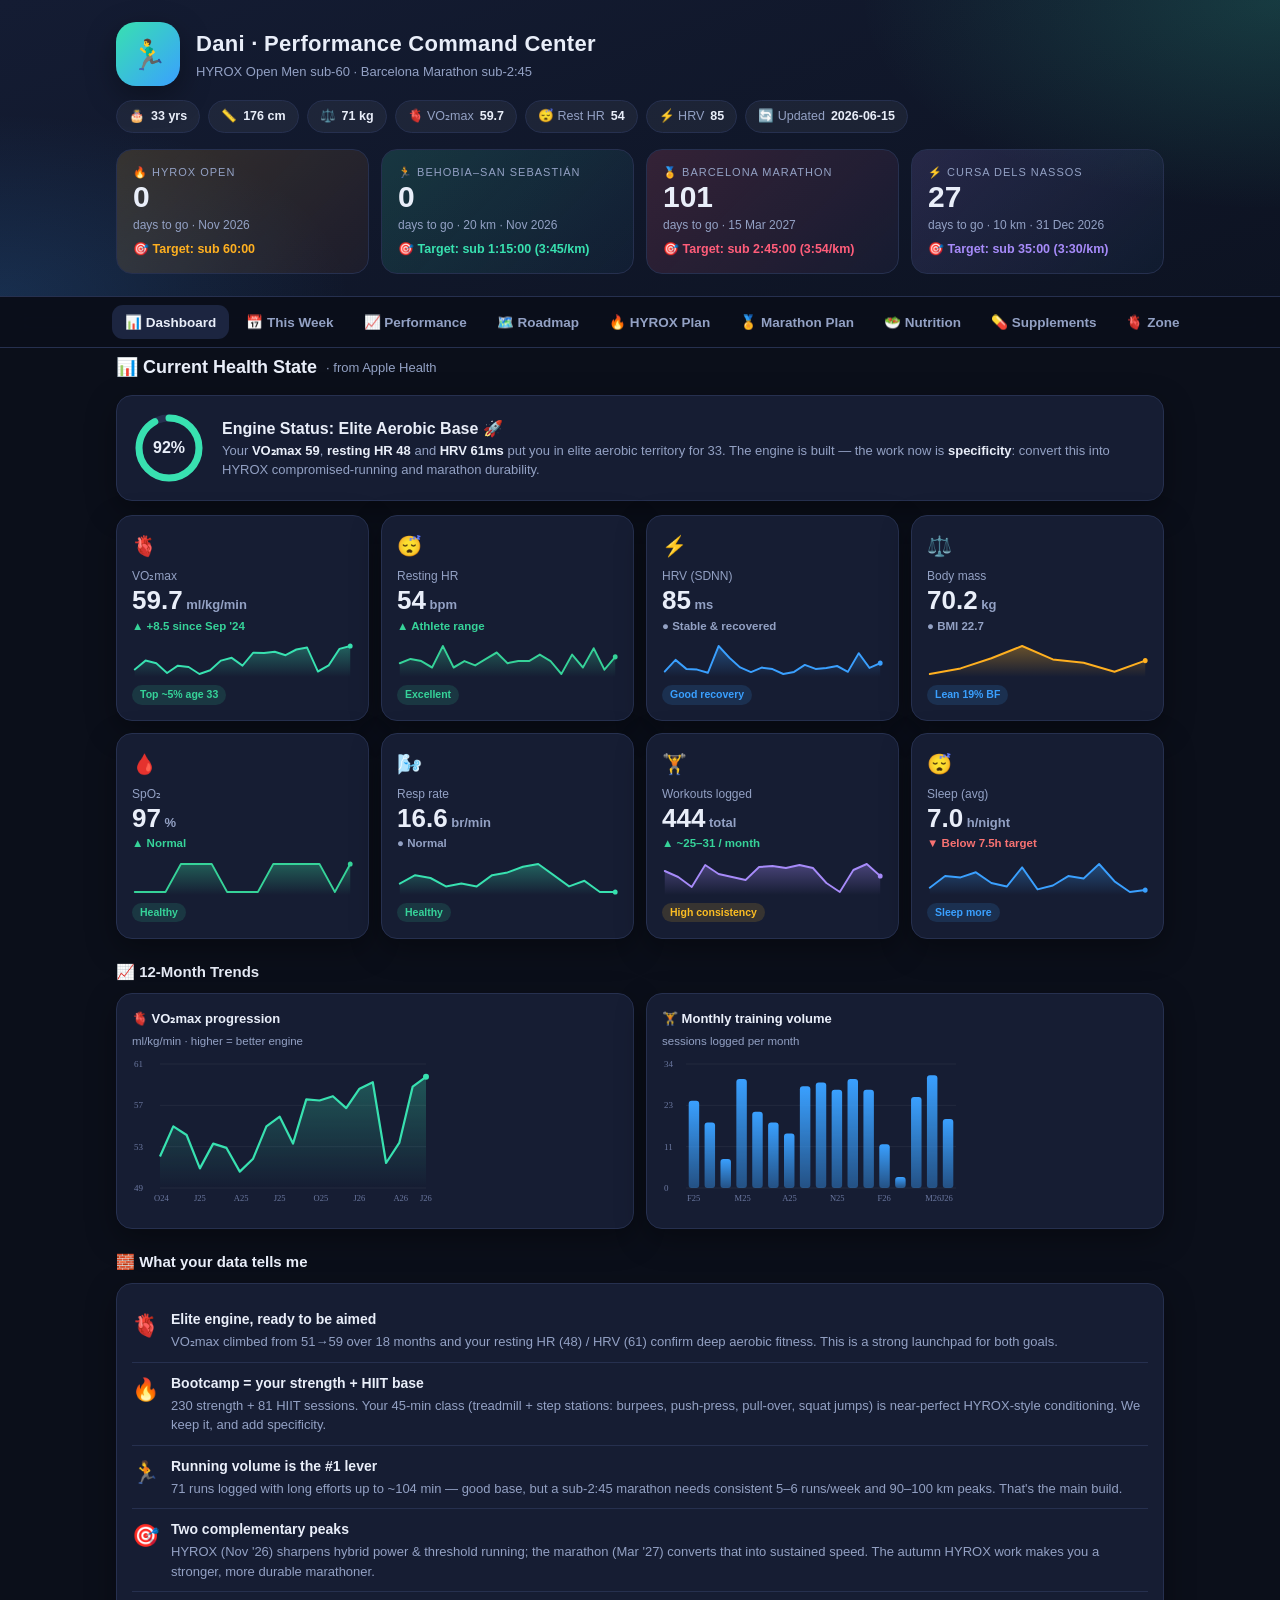
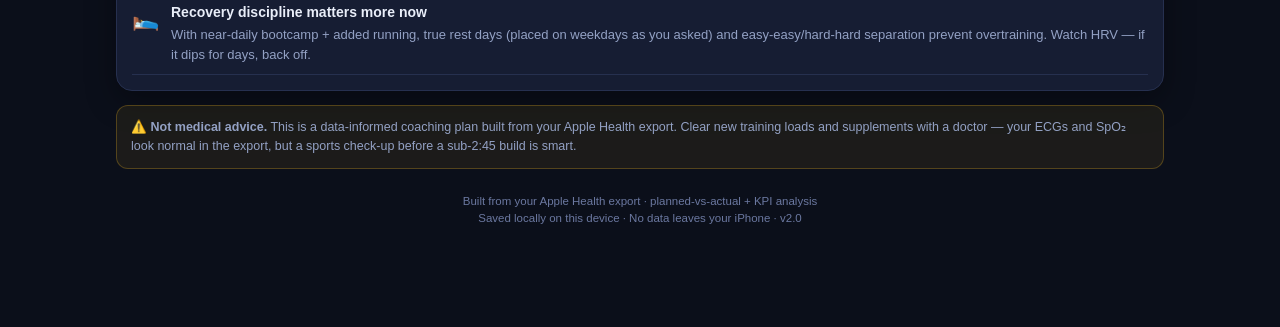
<file: index.html>
<!doctype html>
<html lang="en">
  <head>
    <meta charset="UTF-8" />
    <meta
      name="viewport"
      content="width=device-width, initial-scale=1.0, viewport-fit=cover"
    />
    <meta name="apple-mobile-web-app-capable" content="yes" />
    <meta
      name="apple-mobile-web-app-status-bar-style"
      content="black-translucent"
    />
    <meta name="theme-color" content="#0b0f1a" />
    <title>Dani · HYROX & Marathon Command Center</title>
    <style>
      :root {
        --bg: #0b0f1a;
        --bg2: #121829;
        --card: #161d33;
        --card2: #1c2540;
        --line: #26304f;
        --txt: #e9eef9;
        --mut: #93a1c4;
        --mut2: #6b78a0;
        --acc: #38e1b0;
        --acc2: #3aa0ff;
        --hyrox: #ffb020;
        --mara: #ff5d7a;
        --good: #36d399;
        --warn: #fbbd23;
        --bad: #f87272;
        --pur: #a78bfa;
        --grad: linear-gradient(135deg, #38e1b0 0%, #3aa0ff 100%);
        --grad-h: linear-gradient(135deg, #ffb020 0%, #ff7a45 100%);
        --grad-m: linear-gradient(135deg, #ff5d7a 0%, #a78bfa 100%);
        --shadow: 0 10px 30px rgba(0, 0, 0, 0.35);
      }
      * {
        box-sizing: border-box;
        -webkit-tap-highlight-color: transparent;
      }
      html,
      body {
        margin: 0;
        padding: 0;
      }
      body {
        background:
          radial-gradient(
            1200px 600px at 80% -10%,
            #16203a 0%,
            transparent 60%
          ),
          var(--bg);
        background-color: var(--bg);
        color: var(--txt);
        font-family:
          -apple-system, BlinkMacSystemFont, "SF Pro Display", "Segoe UI",
          Roboto, Helvetica, Arial, sans-serif;
        line-height: 1.5;
        padding-bottom: 90px;
        -webkit-font-smoothing: antialiased;
      }
      .wrap {
        max-width: 1080px;
        margin: 0 auto;
        padding: 0 16px;
      }

      /* Header */
      header.hero {
        position: relative;
        overflow: hidden;
        background: linear-gradient(160deg, #141c33 0%, #0d1322 100%);
        border-bottom: 1px solid var(--line);
        padding: calc(env(safe-area-inset-top) + 22px) 0 22px;
      }
      header.hero::before {
        content: "";
        position: absolute;
        inset: 0;
        background:
          radial-gradient(
            600px 300px at 100% 0,
            rgba(56, 225, 176, 0.18),
            transparent 70%
          ),
          radial-gradient(
            500px 260px at 0 100%,
            rgba(58, 160, 255, 0.16),
            transparent 70%
          );
      }
      .hero-top {
        display: flex;
        align-items: center;
        gap: 16px;
        position: relative;
        z-index: 1;
      }
      .avatar {
        width: 64px;
        height: 64px;
        border-radius: 20px;
        flex: none;
        background: var(--grad);
        display: flex;
        align-items: center;
        justify-content: center;
        font-size: 30px;
        box-shadow: var(--shadow);
      }
      .hero h1 {
        margin: 0;
        font-size: 22px;
        letter-spacing: 0.3px;
      }
      .hero .sub {
        color: var(--mut);
        font-size: 13px;
        margin-top: 2px;
      }
      .pills {
        display: flex;
        flex-wrap: wrap;
        gap: 8px;
        margin-top: 14px;
        position: relative;
        z-index: 1;
      }
      .pill {
        background: rgba(255, 255, 255, 0.05);
        border: 1px solid var(--line);
        border-radius: 999px;
        padding: 6px 12px;
        font-size: 12.5px;
        color: var(--mut);
        display: flex;
        align-items: center;
        gap: 6px;
      }
      .pill b {
        color: var(--txt);
      }

      /* Countdown */
      .countdowns {
        display: grid;
        grid-template-columns: repeat(auto-fit, minmax(150px, 1fr));
        gap: 12px;
        margin-top: 16px;
        position: relative;
        z-index: 1;
      }
      .cd {
        border-radius: 16px;
        padding: 14px 16px;
        border: 1px solid var(--line);
        position: relative;
        overflow: hidden;
      }
      .cd.h {
        background: linear-gradient(
          135deg,
          rgba(255, 176, 32, 0.15),
          rgba(255, 122, 69, 0.05)
        );
      }
      .cd.m {
        background: linear-gradient(
          135deg,
          rgba(255, 93, 122, 0.15),
          rgba(167, 139, 250, 0.05)
        );
      }
      .cd.b {
        background: linear-gradient(
          135deg,
          rgba(56, 225, 176, 0.15),
          rgba(58, 160, 255, 0.05)
        );
      }
      .cd.n {
        background: linear-gradient(
          135deg,
          rgba(167, 139, 250, 0.15),
          rgba(58, 160, 255, 0.05)
        );
      }
      .cd .lab {
        font-size: 11px;
        text-transform: uppercase;
        letter-spacing: 1px;
        color: var(--mut);
      }
      .cd .big {
        font-size: 30px;
        font-weight: 800;
        margin-top: 2px;
        line-height: 1;
      }
      .cd .lab2 {
        font-size: 12px;
        color: var(--mut);
        margin-top: 4px;
      }
      .cd .tgt {
        font-size: 12.5px;
        margin-top: 6px;
        font-weight: 700;
      }
      .cd.h .tgt {
        color: var(--hyrox);
      }
      .cd.m .tgt {
        color: var(--mara);
      }
      .cd.b .tgt {
        color: var(--acc);
      }
      .cd.n .tgt {
        color: var(--pur);
      }

      /* Tabs */
      nav.tabs {
        position: sticky;
        top: 0;
        z-index: 50;
        background: rgba(11, 15, 26, 0.85);
        backdrop-filter: saturate(160%) blur(12px);
        border-bottom: 1px solid var(--line);
      }
      .tabs-inner {
        display: flex;
        gap: 4px;
        overflow-x: auto;
        padding: 8px 12px;
        scrollbar-width: none;
      }
      .tabs-inner::-webkit-scrollbar {
        display: none;
      }
      .tab {
        flex: none;
        border: none;
        background: transparent;
        color: var(--mut);
        font-size: 13.5px;
        font-weight: 600;
        padding: 9px 13px;
        border-radius: 11px;
        cursor: pointer;
        white-space: nowrap;
        display: flex;
        align-items: center;
        gap: 6px;
        transition: 0.15s;
      }
      .tab.active {
        background: var(--card2);
        color: var(--txt);
      }
      .tab:active {
        transform: scale(0.96);
      }

      /* Sections */
      main {
        padding-top: 18px;
      }
      section {
        display: none;
        animation: fade 0.3s ease;
      }
      section.active {
        display: block;
      }
      @keyframes fade {
        from {
          opacity: 0;
          transform: translateY(6px);
        }
        to {
          opacity: 1;
          transform: none;
        }
      }
      h2.sec {
        font-size: 18px;
        margin: 6px 0 14px;
        display: flex;
        align-items: center;
        gap: 9px;
      }
      h3.blk {
        font-size: 15px;
        margin: 22px 0 10px;
        color: var(--txt);
        display: flex;
        align-items: center;
        gap: 8px;
      }
      .muted {
        color: var(--mut);
        font-size: 13px;
      }

      /* Cards grid */
      .grid {
        display: grid;
        gap: 12px;
      }
      .g2 {
        grid-template-columns: 1fr 1fr;
      }
      .g3 {
        grid-template-columns: repeat(3, 1fr);
      }
      .g4 {
        grid-template-columns: repeat(4, 1fr);
      }
      .card {
        background: var(--card);
        border: 1px solid var(--line);
        border-radius: 16px;
        padding: 15px;
        box-shadow: var(--shadow);
      }

      /* metric card */
      .metric {
        position: relative;
      }
      .metric .ico {
        font-size: 20px;
      }
      .metric .name {
        font-size: 12px;
        color: var(--mut);
        margin-top: 6px;
      }
      .metric .val {
        font-size: 26px;
        font-weight: 800;
        margin-top: 1px;
        line-height: 1.1;
      }
      .metric .val span {
        font-size: 13px;
        color: var(--mut);
        font-weight: 600;
      }
      .metric .delta {
        font-size: 11.5px;
        margin-top: 3px;
        font-weight: 700;
      }
      .up {
        color: var(--good);
      }
      .down {
        color: var(--bad);
      }
      .flat {
        color: var(--mut);
      }
      .spark {
        margin-top: 8px;
        width: 100%;
        height: 34px;
        display: block;
      }
      .badge {
        display: inline-block;
        font-size: 10.5px;
        font-weight: 700;
        padding: 2px 8px;
        border-radius: 999px;
        background: rgba(54, 211, 153, 0.14);
        color: var(--good);
        margin-top: 8px;
      }
      .badge.b2 {
        background: rgba(58, 160, 255, 0.14);
        color: var(--acc2);
      }
      .badge.b3 {
        background: rgba(251, 189, 35, 0.14);
        color: var(--warn);
      }

      /* readiness */
      .ring-wrap {
        display: flex;
        align-items: center;
        gap: 16px;
      }
      .insight {
        font-size: 13px;
        color: var(--mut);
      }
      .insight b {
        color: var(--txt);
      }

      /* plan controls */
      .planbar {
        display: flex;
        flex-wrap: wrap;
        gap: 10px;
        align-items: center;
        background: var(--card);
        border: 1px solid var(--line);
        border-radius: 14px;
        padding: 12px;
        margin-bottom: 14px;
      }
      .planbar label {
        font-size: 12px;
        color: var(--mut);
      }
      input[type="date"] {
        background: var(--card2);
        border: 1px solid var(--line);
        color: var(--txt);
        border-radius: 10px;
        padding: 8px 10px;
        font-size: 14px;
        font-family: inherit;
      }
      .btn {
        border: none;
        border-radius: 11px;
        padding: 9px 14px;
        font-size: 13px;
        font-weight: 700;
        cursor: pointer;
        color: #06210f;
        background: var(--acc);
        display: inline-flex;
        align-items: center;
        gap: 7px;
        transition: 0.15s;
      }
      .btn:active {
        transform: scale(0.96);
      }
      .btn.ghost {
        background: rgba(255, 255, 255, 0.06);
        color: var(--txt);
        border: 1px solid var(--line);
      }
      .btn.blue {
        background: var(--acc2);
        color: #04223f;
      }
      .btn.amber {
        background: var(--hyrox);
        color: #3a2700;
      }
      .btn.pink {
        background: var(--mara);
        color: #3a0d18;
      }
      .btn.sm {
        padding: 6px 10px;
        font-size: 11.5px;
        border-radius: 9px;
      }

      /* progress ring */
      .pr {
        position: relative;
        width: 74px;
        height: 74px;
        flex: none;
      }
      .pr svg {
        transform: rotate(-90deg);
      }
      .pr .pct {
        position: absolute;
        inset: 0;
        display: flex;
        align-items: center;
        justify-content: center;
        font-weight: 800;
        font-size: 16px;
      }

      /* day card */
      .day {
        background: var(--card);
        border: 1px solid var(--line);
        border-radius: 16px;
        padding: 0;
        overflow: hidden;
        margin-bottom: 12px;
      }
      .day.done {
        border-color: rgba(54, 211, 153, 0.5);
        background: linear-gradient(
          180deg,
          rgba(54, 211, 153, 0.06),
          var(--card)
        );
      }
      .day-head {
        display: flex;
        align-items: center;
        gap: 12px;
        padding: 13px 15px;
        cursor: pointer;
      }
      .day-dot {
        width: 42px;
        height: 42px;
        border-radius: 12px;
        flex: none;
        display: flex;
        align-items: center;
        justify-content: center;
        font-size: 20px;
        background: var(--card2);
      }
      .day-meta {
        flex: 1;
        min-width: 0;
      }
      .day-name {
        font-size: 11px;
        text-transform: uppercase;
        letter-spacing: 0.8px;
        color: var(--mut);
      }
      .day-title {
        font-size: 15px;
        font-weight: 700;
        margin-top: 1px;
      }
      .day-tag {
        font-size: 11.5px;
        color: var(--mut);
        margin-top: 2px;
      }
      .chk {
        width: 30px;
        height: 30px;
        border-radius: 50%;
        border: 2px solid var(--line);
        flex: none;
        display: flex;
        align-items: center;
        justify-content: center;
        font-size: 15px;
        color: transparent;
        transition: 0.15s;
        background: transparent;
        cursor: pointer;
      }
      .day.done .chk {
        background: var(--good);
        border-color: var(--good);
        color: #06210f;
      }
      .rest .day-dot {
        background: rgba(255, 255, 255, 0.04);
      }
      .day-body {
        padding: 0 15px 15px;
        display: none;
      }
      .day.open .day-body {
        display: block;
      }
      .day-body ul {
        margin: 6px 0 0;
        padding-left: 18px;
      }
      .day-body li {
        font-size: 13.5px;
        margin: 5px 0;
        color: var(--txt);
      }
      .day-body li .k {
        color: var(--acc);
      }
      .sess-block {
        background: var(--card2);
        border-radius: 12px;
        padding: 11px 13px;
        margin-top: 10px;
      }
      .sess-block .sb-h {
        font-size: 12.5px;
        font-weight: 700;
        display: flex;
        align-items: center;
        gap: 7px;
      }
      .sess-block.bootcamp .sb-h {
        color: var(--hyrox);
      }
      .sess-block.run .sb-h {
        color: var(--acc2);
      }
      .sess-block.station .sb-h {
        color: var(--pur);
      }
      .sess-block.fuel .sb-h {
        color: var(--good);
      }
      .row-btns {
        display: flex;
        gap: 8px;
        margin-top: 12px;
        flex-wrap: wrap;
      }

      /* phase timeline */
      .phase {
        border-left: 3px solid var(--line);
        padding: 2px 0 18px 16px;
        position: relative;
        margin-left: 6px;
      }
      .phase::before {
        content: "";
        position: absolute;
        left: -7px;
        top: 3px;
        width: 12px;
        height: 12px;
        border-radius: 50%;
        background: var(--acc);
      }
      .phase.p2::before {
        background: var(--acc2);
      }
      .phase.p3::before {
        background: var(--hyrox);
      }
      .phase.p4::before {
        background: var(--mara);
      }
      .phase.p5::before {
        background: var(--pur);
      }
      .phase .pdate {
        font-size: 11px;
        text-transform: uppercase;
        letter-spacing: 1px;
        color: var(--mut);
      }
      .phase .ptitle {
        font-size: 15px;
        font-weight: 700;
        margin: 2px 0 4px;
      }
      .phase .pbody {
        font-size: 13px;
        color: var(--mut);
      }
      .phase .pbody b {
        color: var(--txt);
      }

      /* table */
      table {
        width: 100%;
        border-collapse: collapse;
        font-size: 13px;
        margin-top: 6px;
      }
      th,
      td {
        text-align: left;
        padding: 9px 10px;
        border-bottom: 1px solid var(--line);
        vertical-align: top;
      }
      th {
        color: var(--mut);
        font-weight: 600;
        font-size: 11.5px;
        text-transform: uppercase;
        letter-spacing: 0.5px;
      }
      td b {
        color: var(--txt);
      }
      .tdim {
        color: var(--mut);
      }
      .zone-pill {
        font-weight: 800;
        border-radius: 8px;
        padding: 2px 8px;
        font-size: 12px;
      }

      /* supplement */
      .supp {
        display: flex;
        gap: 13px;
        align-items: flex-start;
        padding: 13px 0;
        border-bottom: 1px solid var(--line);
      }
      .supp .se {
        font-size: 24px;
        flex: none;
        width: 30px;
        text-align: center;
      }
      .supp .sname {
        font-weight: 700;
        font-size: 14px;
      }
      .supp .sdose {
        font-size: 12px;
        color: var(--acc);
        font-weight: 700;
        margin-top: 1px;
      }
      .supp .swhy {
        font-size: 12.5px;
        color: var(--mut);
        margin-top: 3px;
      }
      .tier {
        font-size: 10px;
        font-weight: 800;
        padding: 2px 7px;
        border-radius: 6px;
        margin-left: 6px;
        vertical-align: middle;
      }
      .tier.core {
        background: rgba(54, 211, 153, 0.16);
        color: var(--good);
      }
      .tier.perf {
        background: rgba(58, 160, 255, 0.16);
        color: var(--acc2);
      }
      .tier.opt {
        background: rgba(167, 139, 250, 0.16);
        color: var(--pur);
      }

      .note {
        background: rgba(58, 160, 255, 0.07);
        border: 1px solid rgba(58, 160, 255, 0.25);
        border-radius: 12px;
        padding: 12px 14px;
        font-size: 12.5px;
        color: var(--mut);
        margin-top: 14px;
      }
      .note b {
        color: var(--txt);
      }
      .warnbox {
        background: rgba(251, 189, 35, 0.07);
        border: 1px solid rgba(251, 189, 35, 0.25);
        border-radius: 12px;
        padding: 12px 14px;
        font-size: 12.5px;
        color: var(--mut);
        margin-top: 14px;
      }

      .toast {
        position: fixed;
        left: 50%;
        bottom: 26px;
        transform: translateX(-50%) translateY(80px);
        background: var(--card2);
        border: 1px solid var(--line);
        color: var(--txt);
        padding: 12px 18px;
        border-radius: 13px;
        font-size: 13.5px;
        font-weight: 600;
        box-shadow: var(--shadow);
        z-index: 200;
        transition: 0.3s;
        opacity: 0;
        pointer-events: none;
        max-width: 90%;
      }
      .toast.show {
        transform: translateX(-50%) translateY(0);
        opacity: 1;
      }

      footer {
        text-align: center;
        color: var(--mut2);
        font-size: 11.5px;
        padding: 24px 16px 10px;
      }
      /* upload / health sync */
      .upbox {
        border: 1.5px dashed var(--line);
        border-radius: 16px;
        padding: 22px 18px;
        text-align: center;
        background: var(--card);
        transition: 0.15s;
        cursor: pointer;
      }
      .upbox.drag {
        border-color: var(--acc);
        background: rgba(56, 225, 176, 0.08);
      }
      .upbox .uico {
        font-size: 34px;
      }
      .upbox .utitle {
        font-weight: 800;
        font-size: 15px;
        margin-top: 6px;
      }
      .upbox .uhint {
        font-size: 12.5px;
        color: var(--mut);
        margin-top: 4px;
      }
      .fileinput {
        display: none;
      }
      .prog {
        height: 9px;
        background: var(--card2);
        border-radius: 999px;
        overflow: hidden;
        margin-top: 14px;
        display: none;
      }
      .prog.on {
        display: block;
      }
      .prog > span {
        display: block;
        height: 100%;
        width: 0;
        background: var(--grad);
        transition: width 0.25s;
      }
      .prog-lbl {
        font-size: 11.5px;
        color: var(--mut);
        margin-top: 6px;
        text-align: center;
        min-height: 14px;
      }
      .kpi-up {
        color: var(--good);
        font-weight: 700;
      }
      .kpi-down {
        color: var(--bad);
        font-weight: 700;
      }
      .kpi-flat {
        color: var(--mut);
        font-weight: 700;
      }
      .hint {
        font-size: 11.5px;
        color: var(--mut2);
      }
      .sleep-hero {
        display: flex;
        align-items: center;
        gap: 16px;
      }
      .sleep-big {
        font-size: 34px;
        font-weight: 800;
        line-height: 1;
      }
      .sleep-big span {
        font-size: 15px;
        color: var(--mut);
        font-weight: 600;
      }
      .sl-stat {
        background: var(--card2);
        border-radius: 12px;
        padding: 11px 13px;
        text-align: center;
      }
      .sl-stat .v {
        font-size: 19px;
        font-weight: 800;
      }
      .sl-stat .l {
        font-size: 11px;
        color: var(--mut);
        margin-top: 2px;
      }
      .opt-row {
        margin: 3px 0;
      }
      .opt-tag {
        display: inline-block;
        font-size: 10px;
        font-weight: 800;
        color: var(--acc2);
        background: rgba(58, 160, 255, 0.13);
        border-radius: 6px;
        padding: 1px 6px;
        margin-right: 6px;
        vertical-align: middle;
      }
      .empty {
        text-align: center;
        color: var(--mut);
        padding: 26px 10px;
        font-size: 13.5px;
      }
      /* performance tracker */
      .perf-hero {
        display: flex;
        flex-wrap: wrap;
        gap: 12px;
      }
      .perf-kpi {
        flex: 1;
        min-width: 140px;
        background: var(--card2);
        border-radius: 14px;
        padding: 13px 15px;
      }
      .perf-kpi .pl {
        font-size: 11px;
        color: var(--mut);
        text-transform: uppercase;
        letter-spacing: 0.6px;
      }
      .perf-kpi .pv {
        font-size: 24px;
        font-weight: 800;
        margin-top: 3px;
        line-height: 1.1;
      }
      .perf-kpi .pd {
        font-size: 11.5px;
        font-weight: 700;
        margin-top: 3px;
      }
      .goalbar {
        background: var(--card2);
        border-radius: 12px;
        padding: 12px 14px;
        margin-top: 10px;
      }
      .goalbar .gt {
        display: flex;
        justify-content: space-between;
        align-items: center;
        font-size: 13px;
        font-weight: 700;
        margin-bottom: 8px;
      }
      .goalbar .gt .gs {
        font-size: 11.5px;
        font-weight: 700;
        padding: 2px 9px;
        border-radius: 999px;
      }
      .gtrack {
        height: 9px;
        background: rgba(255, 255, 255, 0.06);
        border-radius: 999px;
        overflow: hidden;
        position: relative;
      }
      .gtrack > span {
        display: block;
        height: 100%;
        border-radius: 999px;
        transition: width 0.4s;
      }
      .gmark {
        position: absolute;
        top: -3px;
        width: 2px;
        height: 15px;
        background: var(--txt);
        opacity: 0.55;
      }
      .glabels {
        display: flex;
        justify-content: space-between;
        font-size: 10.5px;
        color: var(--mut2);
        margin-top: 5px;
      }
      .bar-mini {
        height: 8px;
        background: rgba(255, 255, 255, 0.06);
        border-radius: 999px;
        overflow: hidden;
      }
      .bar-mini > span {
        display: block;
        height: 100%;
        border-radius: 999px;
        transition: width 0.4s;
      }
      .run-row {
        display: flex;
        align-items: center;
        gap: 11px;
        padding: 11px 0;
        border-bottom: 1px solid var(--line);
      }
      .run-dot {
        width: 38px;
        height: 38px;
        border-radius: 11px;
        flex: none;
        display: flex;
        align-items: center;
        justify-content: center;
        font-size: 17px;
        background: var(--card2);
      }
      .run-row .rmeta {
        flex: 1;
        min-width: 0;
      }
      .run-row .rt {
        font-size: 13.5px;
        font-weight: 700;
      }
      .run-row .rs {
        font-size: 11.5px;
        color: var(--mut);
        margin-top: 1px;
      }
      .run-row .rp {
        text-align: right;
        flex: none;
      }
      .run-row .rp .pace {
        font-size: 15px;
        font-weight: 800;
      }
      .run-row .rp .ptag {
        font-size: 10px;
        font-weight: 800;
        padding: 1px 6px;
        border-radius: 6px;
        margin-top: 2px;
        display: inline-block;
      }
      .seg-tabs {
        display: flex;
        gap: 6px;
        flex-wrap: wrap;
        margin-bottom: 12px;
      }
      .seg-tab {
        border: 1px solid var(--line);
        background: var(--card2);
        color: var(--mut);
        font-size: 12px;
        font-weight: 700;
        padding: 7px 13px;
        border-radius: 999px;
        cursor: pointer;
        transition: 0.15s;
      }
      .seg-tab.active {
        background: var(--acc);
        color: #06210f;
        border-color: var(--acc);
      }
      /* readiness verdict banner */
      .verdict {
        border-radius: 16px;
        padding: 16px 18px;
        border: 1px solid var(--line);
        position: relative;
        overflow: hidden;
      }
      .verdict .vh {
        display: flex;
        align-items: center;
        gap: 10px;
        font-weight: 800;
        font-size: 16px;
      }
      .verdict .vscore {
        margin-left: auto;
        font-size: 22px;
        font-weight: 800;
      }
      .verdict .vtext {
        font-size: 13px;
        color: var(--mut);
        margin-top: 6px;
      }
      .verdict .vtext b {
        color: var(--txt);
      }
      /* planned vs actual table */
      .pva {
        width: 100%;
        border-collapse: collapse;
        font-size: 12.5px;
      }
      .pva th,
      .pva td {
        padding: 9px 8px;
        border-bottom: 1px solid var(--line);
        text-align: left;
        vertical-align: top;
      }
      .pva th {
        font-size: 10.5px;
        text-transform: uppercase;
        letter-spacing: 0.5px;
        color: var(--mut);
      }
      .pva .pday {
        font-weight: 800;
        white-space: nowrap;
      }
      .pva .done {
        color: var(--good);
        font-weight: 700;
      }
      .pva .miss {
        color: var(--mut2);
      }
      .pva .partial {
        color: var(--warn);
        font-weight: 700;
      }
      .st {
        display: inline-block;
        width: 9px;
        height: 9px;
        border-radius: 50%;
        margin-right: 6px;
        vertical-align: middle;
      }
      /* KPI variation cards */
      .var-grid {
        display: grid;
        grid-template-columns: repeat(auto-fit, minmax(150px, 1fr));
        gap: 10px;
      }
      .varc {
        background: var(--card2);
        border-radius: 13px;
        padding: 12px 14px;
      }
      .varc .vn {
        font-size: 11.5px;
        color: var(--mut);
      }
      .varc .vv {
        font-size: 21px;
        font-weight: 800;
        margin-top: 3px;
      }
      .varc .vd {
        font-size: 11.5px;
        font-weight: 700;
        margin-top: 2px;
      }
      .legend {
        display: flex;
        gap: 14px;
        flex-wrap: wrap;
        font-size: 11.5px;
        color: var(--mut);
        margin-top: 8px;
      }
      .legend span {
        display: flex;
        align-items: center;
        gap: 5px;
      }
      @media (max-width: 640px) {
        .g4 {
          grid-template-columns: 1fr 1fr;
        }
        .g3 {
          grid-template-columns: 1fr 1fr;
        }
        .hero h1 {
          font-size: 19px;
        }
        .cd .big {
          font-size: 26px;
        }
      }
      @media (max-width: 420px) {
        .g4,
        .g3 {
          grid-template-columns: 1fr 1fr;
        }
      }
    </style>
  </head>
  <body>
    <div id="toast" class="toast"></div>

    <!-- ===================== HEADER ===================== -->
    <header class="hero">
      <div class="wrap">
        <div class="hero-top">
          <div class="avatar">🏃‍♂️</div>
          <div>
            <h1>Dani · Performance Command Center</h1>
            <div class="sub">
              HYROX Open Men sub-60 · Barcelona Marathon sub-2:45
            </div>
          </div>
        </div>
        <div class="pills">
          <span class="pill">🎂 <b>33 yrs</b></span>
          <span class="pill">📏 <b>176 cm</b></span>
          <span class="pill">⚖️ <b>71 kg</b></span>
          <span class="pill">🫀 VO₂max <b id="p-vo2">59</b></span>
          <span class="pill">😴 Rest HR <b id="p-rhr">48</b></span>
          <span class="pill">⚡ HRV <b id="p-hrv">61</b></span>
          <span class="pill">🔄 Updated <b id="p-updated">baseline</b></span>
        </div>
        <div class="countdowns">
          <div class="cd h">
            <div class="lab">🔥 HYROX Open</div>
            <div class="big"><span id="cd-h-days">–</span></div>
            <div class="lab2">days to go · Nov 2026</div>
            <div class="tgt">🎯 Target: sub 60:00</div>
          </div>
          <div class="cd b">
            <div class="lab">🏃 Behobia–San Sebastián</div>
            <div class="big"><span id="cd-b-days">–</span></div>
            <div class="lab2">days to go · 20 km · Nov 2026</div>
            <div class="tgt">🎯 Target: sub 1:15:00 (3:45/km)</div>
          </div>
          <div class="cd m">
            <div class="lab">🏅 Barcelona Marathon</div>
            <div class="big"><span id="cd-m-days">–</span></div>
            <div class="lab2">days to go · 15 Mar 2027</div>
            <div class="tgt">🎯 Target: sub 2:45:00 (3:54/km)</div>
          </div>
          <div class="cd n">
            <div class="lab">⚡ Cursa dels Nassos</div>
            <div class="big"><span id="cd-n-days">–</span></div>
            <div class="lab2">days to go · 10 km · 31 Dec 2026</div>
            <div class="tgt">🎯 Target: sub 35:00 (3:30/km)</div>
          </div>
        </div>
      </div>
    </header>

    <!-- ===================== TABS ===================== -->
    <nav class="tabs">
      <div class="wrap tabs-inner" id="tabbar">
        <button class="tab active" data-tab="dash">📊 Dashboard</button>
        <button class="tab" data-tab="week">📅 This Week</button>
        <button class="tab" data-tab="perf">📈 Performance</button>
        <button class="tab" data-tab="roadmap">🗺️ Roadmap</button>
        <button class="tab" data-tab="hyrox">🔥 HYROX Plan</button>
        <button class="tab" data-tab="mara">🏅 Marathon Plan</button>
        <button class="tab" data-tab="nutrition">🥗 Nutrition</button>
        <button class="tab" data-tab="supps">💊 Supplements</button>
        <button class="tab" data-tab="zones">🫀 Zones & Pace</button>
        <button class="tab" data-tab="sleep">😴 Sleep</button>
        <button class="tab" data-tab="sync">🔄 Health Sync</button>
      </div>
    </nav>

    <main class="wrap">
      <!-- ===================== DASHBOARD ===================== -->
      <section id="dash" class="active">
        <h2 class="sec">
          📊 Current Health State
          <span class="muted" style="font-weight: 400"
            >· from Apple Health</span
          >
        </h2>
        <div id="readiness-card" class="card" style="margin-bottom: 14px">
          <div class="ring-wrap">
            <div class="pr" id="ready-ring"></div>
            <div>
              <div style="font-size: 16px; font-weight: 800" id="ready-label">
                Engine Status: Elite Aerobic Base 🚀
              </div>
              <div class="insight" id="ready-text"></div>
            </div>
          </div>
        </div>
        <div class="grid g4" id="metric-grid"></div>

        <h3 class="blk">📈 12-Month Trends</h3>
        <div class="grid g2">
          <div class="card">
            <div style="font-size: 13px; font-weight: 700; margin-bottom: 4px">
              🫀 VO₂max progression
            </div>
            <div class="muted" style="font-size: 11.5px; margin-bottom: 6px">
              ml/kg/min · higher = better engine
            </div>
            <canvas id="chart-vo2" height="150"></canvas>
          </div>
          <div class="card">
            <div style="font-size: 13px; font-weight: 700; margin-bottom: 4px">
              🏋️ Monthly training volume
            </div>
            <div class="muted" style="font-size: 11.5px; margin-bottom: 6px">
              sessions logged per month
            </div>
            <canvas id="chart-vol" height="150"></canvas>
          </div>
        </div>

        <h3 class="blk">🧱 What your data tells me</h3>
        <div class="card">
          <div id="analysis"></div>
        </div>
        <div class="warnbox">
          ⚠️ <b>Not medical advice.</b> This is a data-informed coaching plan
          built from your Apple Health export. Clear new training loads and
          supplements with a doctor — your ECGs and SpO₂ look normal in the
          export, but a sports check-up before a sub-2:45 build is smart.
        </div>
      </section>

      <!-- ===================== THIS WEEK ===================== -->
      <section id="week">
        <h2 class="sec">📅 This Week's Training</h2>
        <div class="planbar">
          <div style="flex: 1; min-width: 160px">
            <label>Week starting (Monday)</label><br />
            <input type="date" id="week-start" />
          </div>
          <button class="btn ghost sm" id="prev-week">◀ Prev</button>
          <button class="btn ghost sm" id="this-week">This week</button>
          <button class="btn ghost sm" id="next-week">Next ▶</button>
        </div>
        <div
          class="card"
          style="
            margin-bottom: 14px;
            display: flex;
            align-items: center;
            gap: 16px;
          "
        >
          <div class="pr" id="week-ring"></div>
          <div style="flex: 1">
            <div style="font-weight: 800; font-size: 15px" id="week-phase">
              Loading phase…
            </div>
            <div class="insight" id="week-focus"></div>
            <div class="row-btns">
              <button class="btn blue sm" id="dl-week">
                📲 Add week to Calendar (.ics)
              </button>
              <button class="btn ghost sm" id="reset-week">
                ↺ Reset checks
              </button>
            </div>
          </div>
        </div>
        <div id="week-days"></div>
        <div class="note">
          💡 <b>Add to iPhone calendar:</b> tap <b>Add week to Calendar</b> (or
          <b>Add this day</b> on any card). On iPhone a new screen opens showing
          the sessions — tap <b>"Add All"</b> in the top corner to drop them
          into Apple Calendar (each has a 45-min alarm).
          <b>Do this in Safari</b>, not inside another app's browser. On a
          computer it downloads a normal <b>.ics</b> file you can open. If the
          screen is blank, tap the share icon → <b>Open in Calendar</b>.
        </div>
      </section>

      <!-- ===================== PERFORMANCE TRACKER ===================== -->
      <section id="perf">
        <h2 class="sec">
          📈 Performance Tracker
          <span class="muted" style="font-weight: 400"
            >· plan vs reality vs goals</span
          >
        </h2>
        <div class="muted" style="margin-bottom: 14px">
          Load a fresh export in 🔄 Health Sync and this compares your
          <b>planned week</b> against what you <b>actually did</b>, checks the
          KPIs (distance, elevation, avg/max HR), cross-references your recovery
          (sleep, HRV, resting HR) and gives a realistic read on whether you're
          trending toward each race goal.
        </div>

        <!-- realistic readiness verdict -->
        <div id="perf-verdict" style="margin-bottom: 14px"></div>

        <h3 class="blk">
          🗓️ This week · planned vs done
          <span
            class="muted"
            style="font-weight: 400"
            id="perf-week-range"
          ></span>
        </h3>
        <div class="card">
          <div id="perf-pva"></div>
          <div class="legend">
            <span
              ><span class="st" style="background: var(--good)"></span
              >done</span
            >
            <span
              ><span class="st" style="background: var(--warn)"></span
              >partial</span
            >
            <span
              ><span class="st" style="background: var(--mut2)"></span>missed /
              upcoming</span
            >
          </div>
        </div>

        <!-- per-session sense-check: did each session hit what it was meant to? -->
        <div id="perf-sense" style="margin-top: 12px"></div>

        <h3 class="blk">🎯 Goal trend</h3>
        <div class="card"><div id="perf-goals"></div></div>

        <h3 class="blk">
          ⚡ Snapshot
          <span class="muted" style="font-weight: 400">· last 6 weeks</span>
        </h3>
        <div class="perf-hero" id="perf-snapshot"></div>

        <h3 class="blk">
          🫀 Recovery & KPI variation
          <span class="muted" style="font-weight: 400">· vs training load</span>
        </h3>
        <div class="card"><div class="var-grid" id="perf-vars"></div></div>

        <div class="card" style="margin-top: 14px">
          <div style="font-size: 13px; font-weight: 700; margin-bottom: 4px">
            🏃 Run pace trend (min/km)
          </div>
          <div class="muted" style="font-size: 11.5px; margin-bottom: 6px">
            quality runs only · lower = faster · dashed lines = race goals
          </div>
          <canvas id="chart-pace" height="160"></canvas>
        </div>

        <div class="card" style="margin-top: 14px">
          <div style="font-size: 13px; font-weight: 700; margin-bottom: 4px">
            📏 Weekly running volume (km)
          </div>
          <div class="muted" style="font-size: 11.5px; margin-bottom: 6px">
            last 16 weeks · marathon build needs ~90–100 km peaks
          </div>
          <canvas id="chart-weekly-km" height="160"></canvas>
        </div>

        <div class="grid g2" style="margin-top: 14px">
          <div class="card">
            <div style="font-size: 13px; font-weight: 700; margin-bottom: 4px">
              ❤️ Avg HR per run (bpm)
            </div>
            <div class="muted" style="font-size: 11.5px; margin-bottom: 6px">
              lower avg HR at the same pace = fitter engine
            </div>
            <canvas id="chart-hr" height="150"></canvas>
          </div>
          <div class="card">
            <div style="font-size: 13px; font-weight: 700; margin-bottom: 4px">
              ⛰️ Weekly elevation gain (m)
            </div>
            <div class="muted" style="font-size: 11.5px; margin-bottom: 6px">
              hill work builds Behobia & marathon durability
            </div>
            <canvas id="chart-elev" height="150"></canvas>
          </div>
        </div>

        <h3 class="blk">🧠 Coach read</h3>
        <div class="card"><div id="perf-analysis"></div></div>

        <h3 class="blk">
          📋 Recent runs
          <span class="muted" style="font-weight: 400">· tap a filter</span>
        </h3>
        <div class="seg-tabs" id="run-filters">
          <button class="seg-tab active" data-f="all">All</button>
          <button class="seg-tab" data-f="quality">Quality / fast</button>
          <button class="seg-tab" data-f="long">Long (≥18 km)</button>
        </div>
        <div class="card"><div id="perf-runs"></div></div>
        <div class="note">
          💡 Pace tags compare each run to your goal paces:
          <b style="color: var(--acc)">🟢 at/under a goal</b>,
          <b style="color: var(--warn)">🟡 close</b>,
          <b style="color: var(--mut)">⚪ easy/recovery</b>. Easy runs are
          <i>meant</i> to be slow — they build the engine, so a grey tag there
          is good, not bad. Tap a run for HR & elevation.
        </div>

        <h3 class="blk">
          🔥 Recent classes
          <span class="muted" style="font-weight: 400"
            >· bootcamp / HIIT / strength</span
          >
        </h3>
        <div class="card"><div id="perf-classes"></div></div>
        <div class="note">
          💪 Class metrics track your conditioning engine: avg/max HR shows
          intensity, calories show work done, and duration flags whether you did
          a standard class (~40–50 min) or added extra on top.
        </div>
      </section>

      <!-- ===================== ROADMAP ===================== -->
      <section id="roadmap">
        <h2 class="sec">🗺️ Periodized Roadmap · Jun 2026 → Mar 2027</h2>
        <div class="muted" style="margin-bottom: 14px">
          Two peaks, one engine. HYROX sharpens your hybrid power in autumn; we
          then convert that into pure marathon speed for Barcelona. Each phase
          auto-loads the right weekly template in the <b>This Week</b> tab.
        </div>
        <div id="roadmap-list"></div>
      </section>

      <!-- ===================== HYROX PLAN ===================== -->
      <section id="hyrox">
        <h2 class="sec">🔥 HYROX Open Men · sub-60 Blueprint</h2>
        <div class="card" style="margin-bottom: 14px">
          <div style="font-weight: 800; margin-bottom: 6px">
            🎯 The sub-60 math
          </div>
          <div class="muted" style="font-size: 13px">
            HYROX = 8×1km runs + 8 functional stations. A sub-60 needs your 8
            runs to average <b style="color: var(--hyrox)">~4:45–5:00/km</b>
            <i>under fatigue</i>, plus efficient stations (~26–28 min total
            work). Your VO₂max (59) and bootcamp base already cover the engine —
            the gap is
            <b style="color: var(--txt)">compromised running</b> (running fast
            with a high heart rate right after stations) and
            <b style="color: var(--txt)">specific station skill</b>.
          </div>
        </div>
        <h3 class="blk">🧩 The 8 stations & your prep</h3>
        <div id="hyrox-stations"></div>
        <h3 class="blk">🏗️ Weekly structure (build phase)</h3>
        <div id="hyrox-week"></div>
      </section>

      <!-- ===================== MARATHON PLAN ===================== -->
      <section id="mara">
        <h2 class="sec">🏅 Barcelona Marathon · sub-2:45 Blueprint</h2>
        <div class="card" style="margin-bottom: 14px">
          <div style="font-weight: 800; margin-bottom: 6px">
            🎯 The sub-2:45 math
          </div>
          <div class="muted" style="font-size: 13px">
            2:45:00 = <b style="color: var(--mara)">3:54 min/km</b> (6:17/mile)
            held for 42.2 km. Your VO₂max supports it, but a marathon is won on
            <b style="color: var(--txt)">durability</b>: high weekly km, long
            runs with marathon-pace blocks, and fuelling the engine. Biggest
            lever for you → progressively raise running volume from the current
            ~3–4 runs/week toward 5–6, peaking near <b>90–100 km/week</b>.
          </div>
        </div>
        <h3 class="blk">🏗️ Weekly structure (peak marathon phase)</h3>
        <div id="mara-week"></div>
        <h3 class="blk">⏱️ Key benchmark workouts</h3>
        <div id="mara-bench"></div>
      </section>

      <!-- ===================== NUTRITION ===================== -->
      <section id="nutrition">
        <h2 class="sec">🥗 Daily Nutrition Playbook</h2>
        <div class="card" style="margin-bottom: 14px">
          <div class="grid g3" id="macro-cards"></div>
          <div class="muted" style="font-size: 12px; margin-top: 10px">
            Baseline for 71 kg @ ~19% BF, high training load. Carbs flex with
            the day: <b style="color: var(--acc)">high</b> on hard/long days,
            <b style="color: var(--warn)">moderate</b> on easy days. Protein
            stays high daily to protect muscle through the bootcamp + running
            load.
          </div>
        </div>
        <h3 class="blk">📆 Day-by-day eating plan</h3>
        <div class="muted" style="margin-bottom: 10px">
          Each day is matched to its training, and the
          <b>primary pick rotates every week</b> so Mondays aren't always the
          same. Tap a day to expand — each meal lists <b>swaps</b> you can use
          instead.
          <button
            class="btn ghost sm"
            id="shuffle-meals"
            style="margin-left: 8px"
          >
            🔀 Shuffle options
          </button>
        </div>
        <div id="nutri-days"></div>
        <h3 class="blk">⚡ Around-workout fuelling rules</h3>
        <div class="card" id="fuel-rules"></div>
      </section>

      <!-- ===================== SUPPLEMENTS ===================== -->
      <section id="supps">
        <h2 class="sec">💊 Supplement Strategy</h2>
        <div class="muted" style="margin-bottom: 14px">
          Prioritised by evidence. <span class="tier core">CORE</span> = strong
          evidence, take daily. <span class="tier perf">PERF</span> = proven
          performance aid, time it. <span class="tier opt">OPTIONAL</span> =
          situational/marginal.
        </div>
        <div class="card"><div id="supp-list"></div></div>
        <div class="warnbox">
          ⚠️ Supplements are the last 1–2%. Food, sleep and consistent training
          are 98%. Check interactions with any medication and consider
          batch-tested (Informed Sport) brands. Introduce one at a time.
        </div>
      </section>

      <!-- ===================== ZONES ===================== -->
      <section id="zones">
        <h2 class="sec">🫀 Heart-Rate Zones & Target Paces</h2>
        <div class="muted" style="margin-bottom: 14px">
          Estimated from your data (Rest HR ~48, est. max ~187 from workout
          peaks). Re-test max HR in a hard session to refine.
        </div>
        <div class="card"><table id="zone-table"></table></div>
        <h3 class="blk">🏃 Target training paces</h3>
        <div class="card"><table id="pace-table"></table></div>
        <div class="note">
          💡 Paces are goal-derived. Early in each block you'll run the easy
          end; sharpen toward race pace as the event nears. Run
          <b>easy days truly easy</b> (Zone 2) — that's where your VO₂max engine
          grows without burning you out given your near-daily bootcamp load.
        </div>
      </section>

      <!-- ===================== SLEEP ===================== -->
      <section id="sleep">
        <h2 class="sec">
          😴 Sleep & Recovery
          <span class="muted" style="font-weight: 400"
            >· from Apple Health</span
          >
        </h2>
        <div class="card" style="margin-bottom: 14px">
          <div class="sleep-hero">
            <div>
              <div class="sleep-big"><span id="sl-avg">–</span></div>
              <div class="muted" style="font-size: 12px; margin-top: 4px">
                avg nightly sleep · last 30 nights
              </div>
            </div>
            <div style="flex: 1">
              <div style="font-size: 15px; font-weight: 800" id="sl-verdict">
                Upload your export to see sleep insights
              </div>
              <div class="insight" id="sl-text"></div>
            </div>
          </div>
        </div>
        <div class="grid g4" id="sleep-stats" style="margin-bottom: 14px"></div>
        <div class="card" style="margin-bottom: 14px">
          <div style="font-size: 13px; font-weight: 700; margin-bottom: 4px">
            🛌 Nightly sleep (hours)
          </div>
          <div class="muted" style="font-size: 11.5px; margin-bottom: 6px">
            last 30 nights · aim 7.5–9h on hard-training blocks
          </div>
          <canvas id="chart-sleep" height="150"></canvas>
        </div>
        <h3 class="blk">🧠 Sleep insights</h3>
        <div class="card"><div id="sleep-insights"></div></div>
        <div class="note">
          💡 Sleep is your biggest free performance lever. With near-daily
          bootcamp + rising running volume, under-sleeping shows up first as a
          <b>dropping HRV</b> and rising resting HR. Two bad nights → make the
          next day easy.
        </div>
      </section>

      <!-- ===================== HEALTH SYNC ===================== -->
      <section id="sync">
        <h2 class="sec">
          🔄 Health Sync
          <span class="muted" style="font-weight: 400"
            >· update your KPIs weekly</span
          >
        </h2>
        <div class="muted" style="margin-bottom: 14px">
          Two ways to update your KPIs.
          <b>Easiest on iPhone → use the cloud option.</b> Parsing the 70 MB zip
          directly on a phone can crash Safari (it runs out of memory), so the
          reliable path is to convert it once on your computer and host the
          small result on GitHub.
        </div>

        <!-- OPTION 1 · cloud (recommended for iPhone) -->
        <div
          class="card"
          style="margin-bottom: 14px; border-color: rgba(56, 225, 176, 0.4)"
        >
          <div style="font-weight: 800; font-size: 14px; margin-bottom: 6px">
            ☁️ Option 1 · Load from GitHub
            <span class="badge">Recommended on iPhone</span>
          </div>
          <div class="muted" style="font-size: 12.5px; margin-bottom: 10px">
            <b>📱 On your iPhone (no computer needed):</b> in Health, tap your
            photo → <b>Export All Health Data</b> → save the
            <b>export.zip</b> to <b>Files</b>. Then open the
            <a href="convert.html">📄 converter page</a> here, pick that zip,
            and it makes the tiny <b>health_data.json</b> on your phone — copy
            it and paste into <b>health_data.json</b> on GitHub. <br /><br />
            <b>💻 On a computer:</b> run the included
            <b>build_health_json.py</b> on your <b>export.zip</b> to make
            <b>health_data.json</b>, then commit it next to this page on GitHub.
            <br /><br />
            Either way, once it's committed just tap the button below — it loads
            instantly, no phone parsing.
          </div>
          <div class="row-btns">
            <button class="btn sm" id="load-cloud">
              ☁️ Load latest from GitHub
            </button>
            <button class="btn ghost sm" id="set-cloud-url">
              🔗 Set JSON URL
            </button>
          </div>
          <div class="prog-lbl" id="cloud-lbl" style="text-align: left"></div>
        </div>

        <!-- OPTION 2 · on-device file -->
        <div style="font-weight: 800; font-size: 14px; margin-bottom: 8px">
          📦 Option 2 · Load the file on this device
        </div>
        <div class="muted" style="margin-bottom: 10px; font-size: 12.5px">
          Works great on a computer. On iPhone it may be slow or crash for big
          exports — if so, use Option 1 above.
        </div>

        <label class="upbox" id="upbox" for="health-file">
          <div class="uico">📦</div>
          <div class="utitle">Drop or tap to load <b>export.zip</b></div>
          <div class="uhint">
            Apple Health export · .zip (or the export.xml inside it)
          </div>
          <input
            class="fileinput"
            type="file"
            id="health-file"
            accept=".zip,.xml"
          />
        </label>
        <div class="prog" id="up-prog"><span></span></div>
        <div class="prog-lbl" id="up-lbl"></div>

        <div class="card" id="sync-status" style="margin-top: 14px">
          <div style="font-weight: 800; font-size: 14px; margin-bottom: 6px">
            📍 Current data source
          </div>
          <div class="muted" id="sync-meta" style="font-size: 13px">
            Using the built-in baseline export. Load a fresh
            <b>export.zip</b> to refresh all KPIs.
          </div>
          <div
            class="muted"
            id="sync-asof"
            style="font-size: 12.5px; margin-top: 6px"
          ></div>
        </div>

        <h3 class="blk">🆕 What gets updated</h3>
        <div class="card">
          <div id="sync-what"></div>
        </div>

        <div class="row-btns" style="margin-top: 14px">
          <button class="btn ghost sm" id="clear-health">
            🗑️ Reset to baseline data
          </button>
        </div>
        <div class="warnbox" style="margin-top: 14px">
          📦
          <b
            >The .zip is big (~70 MB) — parsing runs in your browser and can
            take 20–60s on a phone.</b
          >
          Keep this tab open while the progress bar fills. If your phone
          struggles, unzip on a computer and drop the
          <b>export.xml</b> directly.
        </div>
      </section>
    </main>

    <footer>
      Built from your Apple Health export · planned-vs-actual + KPI analysis<br />
      Saved locally on this device · No data leaves your iPhone · v2.0
    </footer>

    <script>
      /* ============================================================
   DANI · PERFORMANCE COMMAND CENTER
   Fully self-contained. Data parsed from Apple Health export.
   ============================================================ */

      /* ---------- HEALTH DATA (parsed from your export.zip · Jun 2026) ---------- */
      const HEALTH = {
        vo2: {
          latest: 59.2,
          peak: 59.2,
          peakMonth: "Jun 2026",
          series: [
            ["O24", 52.1],
            ["N24", 54.9],
            ["D24", 54.1],
            ["J25", 51.0],
            ["F25", 53.3],
            ["M25", 52.9],
            ["A25", 50.7],
            ["M25", 51.9],
            ["J25", 54.9],
            ["J25", 55.8],
            ["A25", 53.3],
            ["S25", 57.4],
            ["O25", 57.3],
            ["N25", 57.7],
            ["D25", 56.6],
            ["J26", 58.4],
            ["F26", 59.0],
            ["M26", 51.5],
            ["A26", 53.4],
            ["M26", 58.6],
            ["J26", 59.2],
          ],
        },
        rhr: {
          latest: 43,
          avg: 52,
          series: [
            54.0, 50.0, 52.0, 50.0, 55.0, 51.0, 53.0, 48.0, 47.0, 57.0, 58.0,
            51.0, 53.0, 52.0, 49.0, 59.0, 49.0, 52.0, 50.0, 53.0, 43.0,
          ],
        },
        hrv: {
          latest: 33,
          avg: 55,
          series: [
            35.9, 82.6, 35.7, 27.2, 36.0, 57.7, 110.9, 60.1, 59.6, 63.5, 60.4,
            48.8, 37.5, 100.4, 49.6, 31.9, 36.3, 90.1, 77.1, 122.3, 33.2,
          ],
        },
        mass: { latest: 70.2, bmi: 22.7, bf: 19 },
        spo2: 98,
        resp: 16.9,
        restHRmin: 42,
        hrMaxObs: 202,
        volume: [
          ["F25", 24],
          ["M25", 18],
          ["A25", 8],
          ["M25", 30],
          ["J25", 21],
          ["J25", 18],
          ["A25", 15],
          ["S25", 28],
          ["O25", 29],
          ["N25", 27],
          ["D25", 30],
          ["J26", 27],
          ["F26", 12],
          ["M26", 3],
          ["A26", 25],
          ["M26", 31],
          ["J26", 4],
        ],
        workoutMix: {
          "Strength / Bootcamp": 230,
          HIIT: 83,
          Running: 73,
          Skiing: 14,
          Walking: 14,
          Cycling: 7,
        },
        totalWorkouts: 429,
      };

      /* ---------- SLEEP DATA (parsed from your export; updated on each sync) ----------
   series = hours per night (oldest→newest). Updated by the Health Sync parser. */
      const SLEEP = {
        avg: 7.16,
        series: [
          5.86, 7.24, 7.27, 7.55, 7.41, 7.9, 6.98, 6.8, 6.42, 7.39, 8.59, 8.64,
          8.26, 6.14, 7.15, 5.59, 6.94, 8.11, 6.98, 9.32, 6.13, 8.33, 7.8, 4.64,
          7.2, 6.29, 6.28, 7.32, 7.2, 7.0,
        ],
        source: "export",
      };

      /* ---------- RUNNING ACTIVITIES (parsed from your export; updated on each sync) ----------
   Each: {date:'YYYY-MM-DD', dur:minutes, km:distance, pace:min/km}. Drives the
   Performance Tracker tab. Replaced wholesale when you load a fresh export.zip. */
      let RUNS = [
        { date: "2024-09-06", dur: 80.0, km: 16.04, pace: 4.99 },
        { date: "2024-09-11", dur: 41.4, km: 9.2, pace: 4.5 },
        { date: "2024-09-30", dur: 66.6, km: 13.71, pace: 4.86 },
        { date: "2024-11-23", dur: 24.4, km: 6.06, pace: 4.03 },
        { date: "2025-01-25", dur: 46.1, km: 10.03, pace: 4.6 },
        { date: "2025-02-11", dur: 104.7, km: 8.88, pace: 11.79 },
        { date: "2025-02-23", dur: 14.6, km: 3.11, pace: 4.69 },
        { date: "2025-02-23", dur: 8.4, km: 1.83, pace: 4.59 },
        { date: "2025-02-23", dur: 118.5, km: 26.17, pace: 4.53 },
        { date: "2025-03-16", dur: 192.6, km: 42.34, pace: 4.55 },
        { date: "2025-04-28", dur: 33.5, km: 8.03, pace: 4.17 },
        { date: "2025-05-03", dur: 116.6, km: 18.32, pace: 6.36 },
        { date: "2025-05-08", dur: 73.3, km: 11.53, pace: 6.36 },
        { date: "2025-05-15", dur: 74.8, km: 11.8, pace: 6.34 },
        { date: "2025-05-22", dur: 69.0, km: 11.52, pace: 5.99 },
        { date: "2025-05-29", dur: 77.2, km: 11.7, pace: 6.6 },
        { date: "2025-06-13", dur: 279.2, km: 36.26, pace: 7.7 },
        { date: "2025-06-23", dur: 45.8, km: 10.07, pace: 4.55 },
        { date: "2025-07-03", dur: 85.2, km: 11.74, pace: 7.26 },
        { date: "2025-07-14", dur: 7.4, km: 0.86, pace: 8.6 },
        { date: "2025-08-16", dur: 70.4, km: 14.29, pace: 4.93 },
        { date: "2025-08-18", dur: 57.0, km: 8.22, pace: 6.93 },
        { date: "2025-08-23", dur: 56.2, km: 8.98, pace: 6.26 },
        { date: "2025-08-31", dur: 52.8, km: 11.43, pace: 4.62 },
        { date: "2025-09-11", dur: 73.5, km: 11.44, pace: 6.42 },
        { date: "2025-09-15", dur: 57.3, km: 8.12, pace: 7.06 },
        { date: "2025-09-20", dur: 128.2, km: 19.61, pace: 6.54 },
        { date: "2025-09-27", dur: 47.8, km: 6.45, pace: 7.41 },
        { date: "2025-10-16", dur: 79.6, km: 11.58, pace: 6.87 },
        { date: "2025-10-23", dur: 84.6, km: 11.56, pace: 7.32 },
        { date: "2025-10-25", dur: 117.3, km: 19.23, pace: 6.1 },
        { date: "2025-10-30", dur: 52.7, km: 7.94, pace: 6.64 },
        { date: "2025-11-02", dur: 5.5, km: 0.72, pace: 7.64 },
        { date: "2025-11-04", dur: 40.8, km: 8.78, pace: 4.65 },
        { date: "2025-11-08", dur: 42.3, km: 6.65, pace: 6.36 },
        { date: "2025-11-09", dur: 79.4, km: 19.82, pace: 4.01 },
        { date: "2025-11-13", dur: 73.5, km: 15.05, pace: 4.88 },
        { date: "2025-11-16", dur: 104.6, km: 18.82, pace: 5.56 },
        { date: "2025-11-23", dur: 115.9, km: 21.66, pace: 5.35 },
        { date: "2025-12-04", dur: 53.7, km: 9.11, pace: 5.89 },
        { date: "2025-12-07", dur: 80.8, km: 15.54, pace: 5.2 },
        { date: "2025-12-07", dur: 85.2, km: 16.13, pace: 5.28 },
        { date: "2025-12-08", dur: 94.4, km: 16.09, pace: 5.87 },
        { date: "2025-12-08", dur: 81.3, km: 15.1, pace: 5.38 },
        { date: "2025-12-11", dur: 72.5, km: 12.35, pace: 5.87 },
        { date: "2025-12-14", dur: 8.4, km: 1.9, pace: 4.42 },
        { date: "2025-12-14", dur: 104.8, km: 21.14, pace: 4.96 },
        { date: "2025-12-15", dur: 107.6, km: 21.17, pace: 5.08 },
        { date: "2025-12-17", dur: 17.8, km: 3.89, pace: 4.58 },
        { date: "2025-12-17", dur: 106.6, km: 21.11, pace: 5.05 },
        { date: "2025-12-19", dur: 113.6, km: 22.36, pace: 5.08 },
        { date: "2025-12-20", dur: 11.1, km: 1.29, pace: 8.6 },
        { date: "2025-12-20", dur: 122.1, km: 21.75, pace: 5.61 },
        { date: "2025-12-26", dur: 49.8, km: 10.27, pace: 4.85 },
        { date: "2026-01-11", dur: 60.1, km: 11.18, pace: 5.38 },
        { date: "2026-01-18", dur: 77.5, km: 14.18, pace: 5.47 },
        { date: "2026-01-25", dur: 144.4, km: 30.06, pace: 4.8 },
        { date: "2026-01-28", dur: 76.0, km: 15.67, pace: 4.85 },
        { date: "2026-01-31", dur: 114.0, km: 19.26, pace: 5.92 },
        { date: "2026-03-26", dur: 23.2, km: 5.02, pace: 4.62 },
        { date: "2026-03-31", dur: 51.0, km: 10.06, pace: 5.07 },
        { date: "2026-04-18", dur: 60.1, km: 10.25, pace: 5.86 },
        {
          date: "2026-05-01",
          dur: 48.9,
          km: 10.63,
          pace: 4.6,
          ahr: 158,
          mhr: 176,
          elev: 95,
        },
        {
          date: "2026-05-21",
          dur: 63.0,
          km: 11.43,
          pace: 5.51,
          ahr: 142,
          mhr: 159,
          elev: 60,
        },
        {
          date: "2026-05-24",
          dur: 104.2,
          km: 21.12,
          pace: 4.93,
          ahr: 151,
          mhr: 172,
          elev: 180,
        },
        {
          date: "2026-05-25",
          dur: 51.3,
          km: 9.99,
          pace: 5.14,
          ahr: 139,
          mhr: 156,
          elev: 48,
        },
        {
          date: "2026-05-30",
          dur: 85.2,
          km: 14.02,
          pace: 6.08,
          ahr: 133,
          mhr: 150,
          elev: 70,
        },
        {
          date: "2026-06-01",
          dur: 60.2,
          km: 10.52,
          pace: 5.72,
          ahr: 136,
          mhr: 152,
          elev: 55,
        },
        {
          date: "2026-06-04",
          dur: 45.5,
          km: 9.44,
          pace: 4.82,
          ahr: 156,
          mhr: 174,
          elev: 88,
        },
      ];

      /* ---------- ALL TRAINING ACTIVITIES (every logged workout, not just runs) ----------
   Each: {date, type:'run|bootcamp|cardio|recovery|other', dur(min), km?, pace?,
   ahr?, mhr?, elev?, kcal?}. Drives the planned-vs-actual sense-check so
   bootcamp / strength / strides sessions are verified, not just runs.
   Replaced wholesale when you load a fresh export. Seeded from RUNS until a
   real export is loaded so the page still works offline. */
      let ACTS = [];
      const ATHLETE = {
        name: "Dani",
        age: 33,
        h: 176,
        w: 71,
        restHR: 48,
        maxHR: 187, // observed workout peak, conservative vs 202 outlier
        hyroxDate: "2026-11-14",
        behobiaDate: "2026-11-08",
        maraDate: "2027-03-15",
        nassosDate: "2026-12-31",
      };

      /* ---------- RACE GOALS (drive the Performance Tracker) ----------
   goalPace = target min/km. dist = km. */
      const GOALS = [
        {
          key: "behobia",
          e: "🏃",
          name: "Behobia–San Sebastián",
          dist: 20,
          time: "1:15:00",
          goalPace: 3.75,
          date: ATHLETE.behobiaDate,
          color: "var(--acc)",
          note: "20 km @ 3:45/km. A fast, rolling classic — your sharpening race before HYROX.",
        },
        {
          key: "hyrox",
          e: "🔥",
          name: "HYROX Open",
          dist: 8,
          time: "60:00",
          goalPace: 4.92,
          date: ATHLETE.hyroxDate,
          color: "var(--hyrox)",
          note: "8×1 km runs must average ~4:45–5:00/km under station fatigue.",
        },
        {
          key: "mara",
          e: "🏅",
          name: "Barcelona Marathon",
          dist: 42.2,
          time: "2:45:00",
          goalPace: 3.9,
          date: ATHLETE.maraDate,
          color: "var(--mara)",
          note: "42.2 km @ 3:54/km. Won on durability + high weekly volume.",
        },
        {
          key: "nassos",
          e: "⚡",
          name: "Cursa dels Nassos",
          dist: 10,
          time: "35:00",
          goalPace: 3.5,
          date: ATHLETE.nassosDate,
          color: "var(--pur)",
          note: "10 km @ 3:30/km on Dec 31. A flat, fast city 10K — pure leg-speed test off the HYROX block.",
        },
      ];

      /* ---------- METRIC CARDS ---------- */
      function buildMetrics() {
        return [
          {
            ico: "🫀",
            name: "VO₂max",
            val: HEALTH.vo2.latest,
            unit: "ml/kg/min",
            delta: "+8.5 since Sep '24",
            cls: "up",
            badge: "Top ~5% age 33",
            bcls: "",
            spark: HEALTH.vo2.series.map((x) => x[1]),
          },
          {
            ico: "😴",
            name: "Resting HR",
            val: HEALTH.rhr.latest,
            unit: "bpm",
            delta: "Athlete range",
            cls: "up",
            badge: "Excellent",
            bcls: "",
            spark: HEALTH.rhr.series,
            invert: true,
          },
          {
            ico: "⚡",
            name: "HRV (SDNN)",
            val: HEALTH.hrv.latest,
            unit: "ms",
            delta: "Stable & recovered",
            cls: "flat",
            badge: "Good recovery",
            bcls: "b2",
            spark: HEALTH.hrv.series,
          },
          {
            ico: "⚖️",
            name: "Body mass",
            val: HEALTH.mass.latest,
            unit: "kg",
            delta: "BMI " + HEALTH.mass.bmi,
            cls: "flat",
            badge: "Lean " + HEALTH.mass.bf + "% BF",
            bcls: "b2",
            spark: [69, 69.5, 70.4, 71.5, 70.3, 70, 69.2, HEALTH.mass.latest],
          },
          {
            ico: "🩸",
            name: "SpO₂",
            val: HEALTH.spo2,
            unit: "%",
            delta: "Normal",
            cls: "up",
            badge: "Healthy",
            bcls: "",
            spark: [97, 97, 97, 98, 98, 98, 97, 97, 97, 98, 98, 98, 98, 97, 98],
          },
          {
            ico: "🌬️",
            name: "Resp rate",
            val: HEALTH.resp,
            unit: "br/min",
            delta: "Normal",
            cls: "flat",
            badge: "Healthy",
            bcls: "",
            spark: [
              16.9, 17.2, 17.1, 16.8, 16.9, 16.8, 17.2, 17.3, 17.5, 17.6, 17.2,
              16.8, 17, 16.6, 16.6,
            ],
          },
          {
            ico: "🏋️",
            name: "Workouts logged",
            val: HEALTH.totalWorkouts,
            unit: "total",
            delta: "~25–31 / month",
            cls: "up",
            badge: "High consistency",
            bcls: "b3",
            spark: HEALTH.volume.map((x) => x[1]),
          },
          {
            ico: "😴",
            name: "Sleep (avg)",
            val: SLEEP.avg != null ? SLEEP.avg.toFixed(1) : "–",
            unit: "h/night",
            delta:
              SLEEP.avg != null
                ? SLEEP.avg >= 7.5
                  ? "On target"
                  : "Below 7.5h target"
                : "Load export",
            cls:
              SLEEP.avg != null ? (SLEEP.avg >= 7.5 ? "up" : "down") : "flat",
            badge:
              SLEEP.avg != null
                ? SLEEP.avg >= 7.5
                  ? "Recovered"
                  : "Sleep more"
                : "No data",
            bcls: "b2",
            spark: SLEEP.series.length
              ? SLEEP.series.slice(-15)
              : [7, 7.2, 6.8, 7.5, 7.1, 6.9, 7.3, 7.6],
          },
        ];
      }

      /* ---------- PERIODIZED ROADMAP ---------- */
      const ROADMAP = [
        {
          cls: "p1",
          date: "Jun – Aug 2026",
          title: "🧱 Base & Run Volume Build",
          body: "Convert your bootcamp engine into <b>running durability</b>. Raise running to 4–5×/week, build the long run to 24–26 km. Keep 3 bootcamps. Strength: add posterior-chain (deadlift, lunges) for HYROX stations.",
          tpl: "base",
        },
        {
          cls: "p2",
          date: "Sep – Oct 2026",
          title: "🔥 HYROX Specific Block",
          body: "Sharpen <b>compromised running</b> & station skill. Weekly: 1 HYROX simulation, 1 run-station combo, threshold run, easy runs. Taper into race week.",
          tpl: "hyrox",
        },
        {
          cls: "p3",
          date: "14 Nov 2026",
          title: "🏆 HYROX OPEN — RACE DAY",
          body: "<b>Target sub-60:00.</b> Execute pacing plan: controlled first 4 runs, hold form through stations, empty the tank on runs 7–8.",
          tpl: "race-h",
        },
        {
          cls: "p4",
          date: "Nov – Dec 2026",
          title: "♻️ Recover & Re-base",
          body: "1 week easy, then rebuild marathon-specific aerobic volume. Long run back to 26–30 km. Drop HIIT frequency, keep 2 strength sessions for injury-proofing.",
          tpl: "base",
        },
        {
          cls: "p5",
          date: "Jan – Feb 2027",
          title: "🏅 Marathon Build (peak)",
          body: "The big engine block. Peak <b>90–100 km/week</b>. Marathon-pace long runs (e.g. 30 km w/ 2×8 km @ 3:54), threshold & VO₂ intervals. 2 short strength sessions only.",
          tpl: "mara",
        },
        {
          cls: "p4",
          date: "Late Feb – Mar 2027",
          title: "🪶 Taper",
          body: "3-week taper. Volume drops ~40–50%, intensity stays. Sharpen race pace, prioritise sleep & carbs. Dial in race-day fuelling.",
          tpl: "taper",
        },
        {
          cls: "p4",
          date: "15 Mar 2027",
          title: "🏁 BARCELONA MARATHON — RACE DAY",
          body: "<b>Target sub-2:45 (3:54/km).</b> Negative-split plan: settle at 3:56–3:58 for 25 km, then push. Gels every ~35 min from km 8.",
          tpl: "race-m",
        },
      ];

      /* ---------- WEEKLY TEMPLATES ----------
   Days: Mon..Sun. Weekends kept lighter/long-friendly, NO rest on weekends.
   Rest days fall on weekdays. type: bootcamp|run|combo|strength|long|rest|race
*/
      function template(name) {
        // common bootcamp block descriptor (Dani's class)
        const BC = {
          label: "Bootcamp class (45 min)",
          icon: "🔥",
          cls: "bootcamp",
          items: [
            "6 min treadmill / 1 min rest / 6 min step-station × rounds",
            "Stations: burpees, push press, pull-over, squat jumps, weights",
            "Treat as your <span class='k'>strength + HIIT</span> stimulus",
          ],
          alt: [
            "<span class='k'>If you skip bootcamp</span>, do this 40–45 min circuit instead:",
            "5 rounds, ~60–90s rest between rounds:",
            "• 10–12 pull-ups (or 3×10 if fresh) · 12 push-press @ moderate KB/DB",
            "• 15 goblet squats · 12 walking lunges/leg · 30s plank",
            "Finisher: 3×15 biceps curls + 3×15 triceps dips",
            "Or a HIIT swap: 10×(40s hard / 20s easy) on bike/row/treadmill",
          ],
        };

        const T = {};
        T.base = {
          phase: "🧱 Base & Volume Build",
          focus: "Run volume up, keep bootcamp 3×, long run grows weekly.",
          days: [
            {
              d: "Mon",
              t: "Easy Run + Bootcamp",
              icon: "🏃",
              tag: "Z2 40–50 min + class",
              blocks: [
                {
                  label: "Easy run",
                  icon: "🏃",
                  cls: "run",
                  items: [
                    "40–50 min easy <span class='k'>Zone 2</span> (HR 130–145)",
                    "Nose-breathing pace, fully conversational",
                    "<span class='k'>🎯 Pace: ~5:15–5:45 /km</span> — if faster you're going too hard",
                  ],
                },
                BC,
              ],
            },
            {
              d: "Tue",
              t: "Bootcamp + Strides",
              icon: "🔥",
              tag: "Class + 6×20s strides",
              blocks: [
                BC,
                {
                  label: "Strides",
                  icon: "⚡",
                  cls: "run",
                  items: [
                    "After class: 6×20s fast relaxed strides",
                    "Walk back to start for recovery (~45–60s between strides — fully recovered each rep)",
                    "Primes leg speed, low cost — never run them maximal",
                    "<span class='k'>🎯 Stride pace: ~3:10–3:25 /km</span> — fast & controlled",
                    "<span class='k'>Optional swap:</span> 8×100m hill sprints, walk down recovery",
                  ],
                },
              ],
            },
            {
              d: "Wed",
              t: "REST / Mobility",
              icon: "🧘",
              tag: "Recovery day",
              rest: true,
              blocks: [
                {
                  label: "Active recovery",
                  icon: "🧘",
                  cls: "station",
                  items: [
                    "20–30 min mobility: hips, ankles, T-spine (≈5 min each area)",
                    "Optional easy 20 min walk or 15 min easy spin",
                    "Sleep priority — this is where adaptation happens",
                    "<span class='k'>Optional swap:</span> 20 min easy swim or a gentle yoga flow if you feel fresh",
                  ],
                },
              ],
            },
            {
              d: "Thu",
              t: "Threshold Run + Bootcamp",
              icon: "🏃",
              tag: "Tempo + class",
              blocks: [
                {
                  label: "Threshold run",
                  icon: "🏃",
                  cls: "run",
                  items: [
                    "15 min easy <span class='k'>(~5:15–5:45 /km)</span>, then <span class='k'>20 min tempo</span> @ ~4:25/km (Z4)",
                    "<span class='k'>🎯 Tempo pace: ~4:15–4:25 /km</span> — comfortably hard, can say a few words",
                    "10 min easy cool-down <span class='k'>(~5:15–5:45 /km)</span>",
                  ],
                },
                BC,
              ],
            },
            {
              d: "Fri",
              t: "REST or easy walk",
              icon: "🛌",
              tag: "Recovery day",
              rest: true,
              blocks: [
                {
                  label: "Recovery",
                  icon: "🛌",
                  cls: "station",
                  items: [
                    "Full rest or 30 min walk",
                    "Foam roll calves, quads, glutes (1–2 min each)",
                    "Tonight: a carb-rich dinner to prime the long run",
                    "<span class='k'>Optional swap:</span> 10 min light core — 3×(plank, side plank, dead bug)",
                  ],
                },
              ],
            },
            {
              d: "Sat",
              t: "LONG RUN",
              icon: "🌄",
              tag: "Build to 24–26 km",
              blocks: [
                {
                  label: "Long run",
                  icon: "🌄",
                  cls: "run",
                  items: [
                    "Start 16 km, add ~1.5 km/week toward 24–26 km",
                    "<span class='k'>🎯 Pace: ~5:15–5:45 /km</span> easy Z2 throughout",
                    "Last 3 km steady Z3 <span class='k'>(~4:50–5:10 /km)</span>",
                    "Practise race-day breakfast + 1 gel/45 min",
                  ],
                },
              ],
            },
            {
              d: "Sun",
              t: "Bootcamp + Core",
              icon: "🔥",
              tag: "Class + core/posterior chain",
              blocks: [
                BC,
                {
                  label: "Posterior chain",
                  icon: "🏋️",
                  cls: "station",
                  items: [
                    "3×8 Romanian deadlift, 3×10 walking lunges",
                    "3×12 hip thrusts, 3×30s plank — HYROX armour",
                  ],
                },
              ],
            },
          ],
        };

        T.hyrox = {
          phase: "🔥 HYROX Specific Block",
          focus: "Compromised running + station skill. 1 simulation/week.",
          days: [
            {
              d: "Mon",
              t: "Easy Run + Bootcamp",
              icon: "🏃",
              tag: "Z2 40 min + class",
              blocks: [
                {
                  label: "Easy run",
                  icon: "🏃",
                  cls: "run",
                  items: [
                    "40 min easy Zone 2 recovery from weekend",
                    "<span class='k'>🎯 Pace: ~5:15–5:45 /km</span> — legs should feel fresh after this",
                  ],
                },
                BC,
              ],
            },
            {
              d: "Tue",
              t: "Run–Station Intervals",
              icon: "🔁",
              tag: "Compromised running",
              blocks: [
                {
                  label: "HYROX combo",
                  icon: "🔁",
                  cls: "combo",
                  items: [
                    "Warm up 12 min <span class='k'>(~5:30–6:00 /km)</span>",
                    "<span class='k'>4–6 rounds:</span> 1 km @ 4:50/km → 1 station to failure-ish",
                    "<span class='k'>🎯 Work km pace: ~4:45–5:00 /km</span> — goal HYROX effort under fatigue",
                    "Stations rotate: burpee broad jumps, wall balls, sled push sim, farmers carry",
                    "Cool down 8 min <span class='k'>(~5:30–6:00 /km)</span>",
                  ],
                },
              ],
            },
            {
              d: "Wed",
              t: "REST / Mobility",
              icon: "🧘",
              tag: "Recovery day",
              rest: true,
              blocks: [
                {
                  label: "Active recovery",
                  icon: "🧘",
                  cls: "station",
                  items: ["Mobility 25 min, sleep priority"],
                },
              ],
            },
            {
              d: "Thu",
              t: "Threshold + Bootcamp",
              icon: "🏃",
              tag: "5×1km @ 4:20 + class",
              blocks: [
                {
                  label: "Threshold intervals",
                  icon: "🏃",
                  cls: "run",
                  items: [
                    "5×1000 m @ ~4:20/km, 90s jog recovery",
                    "<span class='k'>🎯 Rep pace: ~4:15–4:25 /km</span> · Jog recovery: ~5:30–6:00 /km",
                    "Mirrors HYROX run effort under control",
                  ],
                },
                BC,
              ],
            },
            {
              d: "Fri",
              t: "REST or easy walk",
              icon: "🛌",
              tag: "Recovery day",
              rest: true,
              blocks: [
                {
                  label: "Recovery",
                  icon: "🛌",
                  cls: "station",
                  items: ["Rest / 30 min walk + roll"],
                },
              ],
            },
            {
              d: "Sat",
              t: "HYROX SIMULATION",
              icon: "🏟️",
              tag: "Half or full sim",
              blocks: [
                {
                  label: "Race simulation",
                  icon: "🏟️",
                  cls: "combo",
                  items: [
                    "Every 2 wks full: 8×(1 km run + station). Otherwise 4 rounds",
                    "<span class='k'>🎯 Run pace: ~4:45–5:00 /km</span> — held consistently through all rounds",
                    "Time each station",
                    "Log splits — find your weakest station",
                  ],
                },
              ],
            },
            {
              d: "Sun",
              t: "Long Run (aerobic hold)",
              icon: "🌄",
              tag: "18–22 km easy",
              blocks: [
                {
                  label: "Long run",
                  icon: "🌄",
                  cls: "run",
                  items: [
                    "18–22 km easy Z2 to keep marathon base alive",
                    "<span class='k'>🎯 Pace: ~5:15–5:45 /km</span> — must stay conversational throughout",
                    "Keeps the engine ready for the spring block",
                  ],
                },
              ],
            },
          ],
        };

        T.mara = {
          phase: "🏅 Marathon Build (Peak)",
          focus: "Peak volume 90–100 km. MP long runs, threshold, VO₂.",
          days: [
            {
              d: "Mon",
              t: "Easy Run + Strength",
              icon: "🏃",
              tag: "Z2 50–60 min",
              blocks: [
                {
                  label: "Easy run",
                  icon: "🏃",
                  cls: "run",
                  items: [
                    "50–60 min easy Zone 2 (HR 130–145)",
                    "<span class='k'>🎯 Pace: ~5:15–5:45 /km</span> — recovery effort, fully conversational",
                  ],
                },
                {
                  label: "Maintenance strength",
                  icon: "🏋️",
                  cls: "station",
                  items: [
                    "Short: squats, RDL, calf raises, core — 30 min",
                    "Or keep 1 bootcamp here if you love it",
                  ],
                },
              ],
            },
            {
              d: "Tue",
              t: "VO₂ Intervals",
              icon: "⚡",
              tag: "Quality #1",
              blocks: [
                {
                  label: "VO₂max session",
                  icon: "⚡",
                  cls: "run",
                  items: [
                    "Warm 15 min <span class='k'>(~5:15–5:30 /km)</span>",
                    "<span class='k'>5–6 × 1000 m @ 3:35–3:40/km</span>, 2 min jog <span class='k'>(~5:30–6:00 /km)</span>",
                    "<span class='k'>🎯 Rep pace: 3:35–3:40 /km</span> — hard but controlled, even splits",
                    "Cool 10 min — sharpens top-end speed",
                  ],
                },
              ],
            },
            {
              d: "Wed",
              t: "Easy + Bootcamp",
              icon: "🔥",
              tag: "Recovery aerobic",
              blocks: [
                {
                  label: "Easy run",
                  icon: "🏃",
                  cls: "run",
                  items: [
                    "40 min very easy recovery run",
                    "<span class='k'>🎯 Pace: ~5:30–6:00 /km</span> — slower than you think is necessary",
                  ],
                },
                BC,
              ],
            },
            {
              d: "Thu",
              t: "Threshold / MP",
              icon: "🎯",
              tag: "Quality #2",
              blocks: [
                {
                  label: "Marathon-pace work",
                  icon: "🎯",
                  cls: "run",
                  items: [
                    "Warm 15 min <span class='k'>(~5:15–5:30 /km)</span>",
                    "<span class='k'>2×6 km @ 3:54/km (MP)</span> 3 min float, or 12 km continuous tempo",
                    "<span class='k'>🎯 MP pace: 3:54 /km</span> · Float/tempo: ~4:00–4:10 /km",
                    "Cool 10 min",
                  ],
                },
              ],
            },
            {
              d: "Fri",
              t: "REST",
              icon: "🛌",
              tag: "Recovery day",
              rest: true,
              blocks: [
                {
                  label: "Full recovery",
                  icon: "🛌",
                  cls: "station",
                  items: [
                    "Rest, mobility, legs up. Pre-long-run fuel tonight (carbs)",
                  ],
                },
              ],
            },
            {
              d: "Sat",
              t: "LONG RUN + MP blocks",
              icon: "🌄",
              tag: "30–35 km",
              blocks: [
                {
                  label: "Key long run",
                  icon: "🌄",
                  cls: "run",
                  items: [
                    "30–35 km. Progression: e.g. 32 km with last <span class='k'>2×8 km @ MP 3:54</span>",
                    "<span class='k'>🎯 Easy sections: ~5:15–5:30 /km</span> · MP blocks: 3:54 /km",
                    "Full race fuelling rehearsal: gels every 35 min, drink plan",
                    "This run wins the marathon",
                  ],
                },
              ],
            },
            {
              d: "Sun",
              t: "Recovery Run",
              icon: "🏃",
              tag: "8–12 km very easy",
              blocks: [
                {
                  label: "Recovery jog",
                  icon: "🏃",
                  cls: "run",
                  items: [
                    "8–12 km super easy, flush the legs",
                    "<span class='k'>🎯 Pace: ~5:45–6:30 /km</span> — as slow as needed, HR <130",
                    "Optional light core/mobility",
                  ],
                },
              ],
            },
          ],
        };

        T.taper = {
          phase: "🪶 Taper",
          focus: "Cut volume ~45%, keep intensity. Freshen up, fuel up, sleep.",
          days: [
            {
              d: "Mon",
              t: "Easy Run",
              icon: "🏃",
              tag: "35 min Z2",
              blocks: [
                {
                  label: "Easy",
                  icon: "🏃",
                  cls: "run",
                  items: [
                    "35 min easy, relaxed",
                    "<span class='k'>🎯 Pace: ~5:15–5:45 /km</span> — legs should feel springy",
                  ],
                },
              ],
            },
            {
              d: "Tue",
              t: "Sharpener",
              icon: "⚡",
              tag: "Short & fast",
              blocks: [
                {
                  label: "Race-pace touches",
                  icon: "⚡",
                  cls: "run",
                  items: [
                    "Warm 15 min <span class='k'>(~5:15–5:30 /km)</span>",
                    "4×1 km @ MP 3:54, 2 min jog <span class='k'>(~5:30 /km)</span>",
                    "<span class='k'>🎯 Rep pace: 3:54 /km</span> — stay crisp, not tired",
                    "Cool 10 min",
                  ],
                },
              ],
            },
            {
              d: "Wed",
              t: "REST / Mobility",
              icon: "🧘",
              tag: "Recovery day",
              rest: true,
              blocks: [
                {
                  label: "Recovery",
                  icon: "🧘",
                  cls: "station",
                  items: ["Mobility only, sleep 8h+"],
                },
              ],
            },
            {
              d: "Thu",
              t: "Easy + Strides",
              icon: "🏃",
              tag: "30 min + strides",
              blocks: [
                {
                  label: "Easy + strides",
                  icon: "🏃",
                  cls: "run",
                  items: [
                    "30 min easy <span class='k'>(~5:15–5:45 /km)</span> + 4×20s strides",
                    "<span class='k'>🎯 Stride pace: ~3:10–3:25 /km</span> — controlled, relaxed acceleration",
                  ],
                },
              ],
            },
            {
              d: "Fri",
              t: "REST",
              icon: "🛌",
              tag: "Recovery day",
              rest: true,
              blocks: [
                {
                  label: "Rest",
                  icon: "🛌",
                  cls: "station",
                  items: ["Full rest. Carb-load begins (race week)"],
                },
              ],
            },
            {
              d: "Sat",
              t: "Shakeout / Mod-long",
              icon: "🌄",
              tag: "Tapering long",
              blocks: [
                {
                  label: "Run",
                  icon: "🌄",
                  cls: "run",
                  items: [
                    "3 wks out: 24 km <span class='k'>(~5:15–5:30 /km)</span>. 2 wks: 16 km. Race wk: 6 km easy w/ 3×1 min @ MP",
                    "<span class='k'>🎯 Easy pace: ~5:15–5:30 /km</span> · MP touches: 3:54 /km",
                  ],
                },
              ],
            },
            {
              d: "Sun",
              t: "Easy Run",
              icon: "🏃",
              tag: "30–40 min Z2",
              blocks: [
                {
                  label: "Easy",
                  icon: "🏃",
                  cls: "run",
                  items: [
                    "Relaxed, legs ticking over",
                    "<span class='k'>🎯 Pace: ~5:15–5:45 /km</span>",
                  ],
                },
              ],
            },
          ],
        };

        T["race-h"] = {
          phase: "🏆 HYROX Race Week",
          focus: "Sharpen, rest, execute the pacing plan.",
          days: [
            {
              d: "Mon",
              t: "Easy + 4 strides",
              icon: "🏃",
              tag: "Loosen up",
              blocks: [
                {
                  label: "Easy",
                  icon: "🏃",
                  cls: "run",
                  items: [
                    "30 min easy <span class='k'>(~5:15–5:45 /km)</span> + 4 strides",
                    "<span class='k'>🎯 Stride pace: ~3:10–3:25 /km</span>",
                  ],
                },
              ],
            },
            {
              d: "Tue",
              t: "Mini brick",
              icon: "🔁",
              tag: "Stay sharp",
              blocks: [
                {
                  label: "Primer",
                  icon: "🔁",
                  cls: "combo",
                  items: [
                    "3×(400 m @ goal <span class='k'>~4:45–5:00 /km</span> + 1 short station), easy jog back",
                    "<span class='k'>🎯 Goal effort: 4:45–5:00 /km</span> — just a reminder, not a workout",
                  ],
                },
              ],
            },
            {
              d: "Wed",
              t: "REST",
              icon: "🛌",
              tag: "Recovery day",
              rest: true,
              blocks: [
                {
                  label: "Rest",
                  icon: "🛌",
                  cls: "station",
                  items: ["Mobility, hydrate, sleep"],
                },
              ],
            },
            {
              d: "Thu",
              t: "Openers",
              icon: "⚡",
              tag: "15 min + bursts",
              blocks: [
                {
                  label: "Openers",
                  icon: "⚡",
                  cls: "run",
                  items: [
                    "15 min easy <span class='k'>(~5:15–5:30 /km)</span> + 4×30s @ race effort",
                    "<span class='k'>🎯 Bursts: ~4:00–4:15 /km</span> — wake up the legs",
                  ],
                },
              ],
            },
            {
              d: "Fri",
              t: "REST + carbs",
              icon: "🍝",
              tag: "Recovery day",
              rest: true,
              blocks: [
                {
                  label: "Prep",
                  icon: "🍝",
                  cls: "fuel",
                  items: ["Rest, carb-up, lay out kit, grip chalk"],
                },
              ],
            },
            {
              d: "Sat",
              t: "🏆 HYROX RACE",
              icon: "🏆",
              tag: "Sub-60 GO",
              blocks: [
                {
                  label: "Race plan",
                  icon: "🏆",
                  cls: "combo",
                  items: [
                    "Runs 1–4: controlled <span class='k'>4:55/km</span>, don't redline",
                    "Stations: smooth, break wall balls/burpees into planned sets",
                    "Runs 5–6: hold <span class='k'>4:50–5:00 /km</span>",
                    "Runs 7–8: empty the tank. Sub-60 🎯",
                  ],
                },
              ],
            },
            {
              d: "Sun",
              t: "Celebrate / walk",
              icon: "🎉",
              tag: "Recovery",
              blocks: [
                {
                  label: "Recover",
                  icon: "🎉",
                  cls: "station",
                  items: ["Easy walk, refuel, protein, sleep"],
                },
              ],
            },
          ],
        };

        T["race-m"] = {
          phase: "🏁 Marathon Race Week",
          focus: "Carb-load, stay loose, trust the work.",
          days: [
            {
              d: "Mon",
              t: "Easy + strides",
              icon: "🏃",
              tag: "30 min",
              blocks: [
                {
                  label: "Easy",
                  icon: "🏃",
                  cls: "run",
                  items: [
                    "30 min easy <span class='k'>(~5:15–5:45 /km)</span> + 4 strides",
                    "<span class='k'>🎯 Stride pace: ~3:10–3:25 /km</span>",
                  ],
                },
              ],
            },
            {
              d: "Tue",
              t: "MP touches",
              icon: "🎯",
              tag: "Short",
              blocks: [
                {
                  label: "Sharpener",
                  icon: "🎯",
                  cls: "run",
                  items: [
                    "Warm + 3×1 km @ 3:54 + cool",
                    "<span class='k'>🎯 MP reps: 3:54 /km</span> · warm/cool: ~5:15–5:30 /km",
                  ],
                },
              ],
            },
            {
              d: "Wed",
              t: "REST",
              icon: "🛌",
              tag: "Recovery day",
              rest: true,
              blocks: [
                {
                  label: "Rest",
                  icon: "🛌",
                  cls: "station",
                  items: ["Mobility, sleep, hydrate"],
                },
              ],
            },
            {
              d: "Thu",
              t: "Shakeout",
              icon: "🏃",
              tag: "25 min",
              blocks: [
                {
                  label: "Easy",
                  icon: "🏃",
                  cls: "run",
                  items: [
                    "25 min easy <span class='k'>(~5:15–5:45 /km)</span>. Begin carb-load (8–10 g/kg/day)",
                  ],
                },
              ],
            },
            {
              d: "Fri",
              t: "REST + carbs",
              icon: "🍝",
              tag: "Recovery day",
              rest: true,
              blocks: [
                {
                  label: "Fuel",
                  icon: "🍝",
                  cls: "fuel",
                  items: [
                    "Full rest, high-carb, low-fibre. Lay out kit & gels",
                  ],
                },
              ],
            },
            {
              d: "Sat",
              t: "Openers + travel",
              icon: "⚡",
              tag: "15 min",
              blocks: [
                {
                  label: "Openers",
                  icon: "⚡",
                  cls: "run",
                  items: [
                    "15 min easy <span class='k'>(~5:15–5:30 /km)</span> + 3×1 min @ MP",
                    "<span class='k'>🎯 MP touches: 3:54 /km</span>. Bib pickup, big carb dinner early",
                  ],
                },
              ],
            },
            {
              d: "Sun",
              t: "🏁 BARCELONA MARATHON",
              icon: "🏁",
              tag: "Sub-2:45 GO",
              blocks: [
                {
                  label: "Race plan",
                  icon: "🏁",
                  cls: "run",
                  items: [
                    "Breakfast 3h before: 150g carbs. Gel + caffeine 15 min pre",
                    "KM 1–25: lock <span class='k'>3:56–3:58 /km</span>, relaxed",
                    "Gels every 35 min from km 8, drink at every station",
                    "KM 25–35: hold <span class='k'>3:54 /km</span>",
                    "KM 35–42: everything you've got. Sub-2:45 🎯",
                  ],
                },
              ],
            },
          ],
        };

        return T[name] || T.base;
      }

      /* ---------- HYROX STATIONS ---------- */
      const HYROX_STATIONS = [
        {
          e: "🛷",
          n: "SkiErg 1000 m",
          t: "~3:40–4:00",
          p: "Big legs + lat drive. Practise on ski machine; your push-press strength transfers.",
        },
        {
          e: "🛷",
          n: "Sled Push 50 m",
          t: "~1:30–2:00",
          p: "Heavy. Low body position, short choppy steps, no stopping. Train heavy sled / leg press + squats.",
        },
        {
          e: "🪢",
          n: "Sled Pull 50 m",
          t: "~2:00–2:30",
          p: "Hand-over-hand, drop hips, drive heels. Train rows + backward sled drags.",
        },
        {
          e: "🦵",
          n: "Burpee Broad Jumps 80 m",
          t: "~3:00–3:30",
          p: "Your bootcamp burpees shine here. Rhythm > speed; consistent jump distance saves reps.",
        },
        {
          e: "🚣",
          n: "Rowing 1000 m",
          t: "~3:30–3:50",
          p: "~26–28 spm, strong legs. Easy points to make up time with technique.",
        },
        {
          e: "🌾",
          n: "Farmers Carry 200 m",
          t: "~1:30–2:00",
          p: "Grip + core. Train heavy carries + dead hangs. 2×24 kg kettlebells, minimal drops.",
        },
        {
          e: "🏃",
          n: "Sandbag Lunges 100 m",
          t: "~3:30–4:00",
          p: "Brutal on quads. Your squat-jump base helps. Train weighted walking lunges weekly.",
        },
        {
          e: "🏐",
          n: "Wall Balls 100 reps",
          t: "~4:00–5:00",
          p: "Last station, legs cooked. Break into sets (e.g. 25/25/25/25). Squat depth + accurate target.",
        },
      ];

      /* ---------- MARATHON BENCHMARKS ---------- */
      const MARA_BENCH = [
        {
          w: "Aerobic long run",
          d: "32 km easy Z2",
          g: "Comfortable, HR <150 throughout",
          when: "Base",
        },
        {
          w: "MP long run",
          d: "32 km w/ 2×8 km @ 3:54",
          g: "MP blocks feel controlled, not max",
          when: "Peak",
        },
        {
          w: "Threshold",
          d: "12 km continuous @ 4:00–4:05",
          g: "Sustainable 'comfortably hard'",
          when: "Build/Peak",
        },
        {
          w: "VO₂ intervals",
          d: "6×1 km @ 3:35–3:40",
          g: "Even splits, 2 min jog recovery",
          when: "Build",
        },
        {
          w: "Half-marathon test",
          d: "21.1 km race effort",
          g: "Sub 1:18 confirms sub-2:45 fitness",
          when: "6–8 wks out",
        },
        {
          w: "Tune-up 10 km",
          d: "10 km race",
          g: "~35:30 or faster",
          when: "Build",
        },
      ];

      /* ---------- NUTRITION ---------- */
      const MACROS = [
        {
          e: "🍗",
          n: "Protein",
          v: "140–155 g",
          s: "~2.0 g/kg · muscle protection",
          c: "var(--mara)",
        },
        {
          e: "🍚",
          n: "Carbs",
          v: "5–9 g/kg",
          s: "350–640 g · flex with training load",
          c: "var(--acc)",
        },
        {
          e: "🥑",
          n: "Fats",
          v: "70–90 g",
          s: "~1.0–1.2 g/kg · hormones & health",
          c: "var(--hyrox)",
        },
        {
          e: "🔥",
          n: "Calories",
          v: "2700–3400",
          s: "Higher on long/quality days",
          c: "var(--acc2)",
        },
        {
          e: "💧",
          n: "Hydration",
          v: "3–4 L",
          s: "+500 ml/hr training · electrolytes",
          c: "var(--pur)",
        },
        {
          e: "🧂",
          n: "Sodium",
          v: "3–5 g",
          s: "More on long sweaty sessions",
          c: "var(--good)",
        },
      ];

      // Day nutrition matched to training template day index (carb level).
      // Each meal: [slot, [option A, option B, option C...], why]. The hub rotates the
      // primary option by week (so Monday changes week to week) and lists the rest as
      // swaps. Tap "🔀 Shuffle" to roll a different combo any time.
      const NUTRI_DAYS = [
        {
          d: "Mon",
          lvl: "Moderate–High",
          e: "🍚",
          load: "Run + bootcamp",
          meals: [
            [
              "Breakfast",
              [
                "Oats 80g + banana + whey + berries + honey",
                "Overnight oats + Greek yogurt + apple + cinnamon + walnuts",
                "Wholegrain toast 2 + 3 eggs + avocado + orange juice",
                "Buckwheat porridge + kefir + blueberries + honey",
              ],
              "Carbs to fuel the day",
            ],
            [
              "Lunch",
              [
                "Chicken/turkey 180g + rice 100g(dry) + veg + olive oil",
                "Turkey + quinoa + roasted peppers + feta",
                "Salmon poke bowl: rice + edamame + cucumber + avocado",
                "Lean beef wrap + brown rice + side salad",
              ],
              "Balanced refuel",
            ],
            [
              "Pre-class snack",
              [
                "Rice cakes + jam or a banana",
                "Small bowl of cereal + milk",
                "Dates (3–4) + espresso",
                "Granola bar + apple",
              ],
              "Quick carbs before bootcamp",
            ],
            [
              "Dinner",
              [
                "Salmon + sweet potato + greens",
                "Cod + new potatoes + broccoli + olive oil",
                "Chicken thighs + couscous + roasted veg",
                "Tofu/tempeh stir-fry + rice + bok choy",
              ],
              "Protein + anti-inflammatory fats",
            ],
            [
              "Evening",
              [
                "Greek yogurt + nuts",
                "Cottage cheese + cinnamon + honey",
                "Casein shake + almonds",
                "Skyr + pumpkin seeds",
              ],
              "Casein for overnight repair",
            ],
          ],
        },
        {
          d: "Tue",
          lvl: "High",
          e: "🔋",
          load: "Class + strides / quality",
          meals: [
            [
              "Breakfast",
              [
                "Eggs 3 + wholegrain toast 2 + avocado + fruit",
                "Oats + whey + peanut butter + banana",
                "Bagel + smoked salmon + cream cheese + tomato",
                "Pancakes (oat/egg/banana) + berries + yogurt",
              ],
              "Protein + carbs",
            ],
            [
              "Lunch",
              [
                "Beef/lean mince 150g + pasta 100g(dry) + tomato + parmesan",
                "Chicken pasta + pesto + cherry tomatoes",
                "Turkey meatballs + spaghetti + marinara",
                "Tuna + rice + sweetcorn + olive oil",
              ],
              "Carb top-up for intensity",
            ],
            [
              "Pre-workout",
              [
                "Coffee + 1 banana / dates",
                "Espresso + rice cakes + honey",
                "Energy bar + green tea",
                "Small smoothie: banana + oats + milk",
              ],
              "Caffeine + fast carbs",
            ],
            [
              "Post-workout",
              [
                "Whey + 500ml milk + honey",
                "Chocolate milk 500ml + banana",
                "Recovery shake + bagel",
                "Greek yogurt + granola + honey",
              ],
              "30g protein + carbs in 30 min",
            ],
            [
              "Dinner",
              [
                "Chicken thighs + couscous + roasted veg",
                "Steak + potatoes + green salad",
                "Salmon + rice + asparagus",
                "Bean & beef chilli + rice",
              ],
              "Recovery fuel",
            ],
          ],
        },
        {
          d: "Wed",
          lvl: "Lower (rest)",
          e: "🧘",
          load: "Rest / mobility",
          meals: [
            [
              "Breakfast",
              [
                "Greek yogurt + berries + nuts + chia",
                "Veggie omelette (3 eggs) + side of fruit",
                "Cottage cheese + tomato + rye crackers",
                "Protein smoothie: milk + whey + spinach + berries",
              ],
              "Protein-forward, fewer carbs",
            ],
            [
              "Lunch",
              [
                "Big salad + chicken/tuna + chickpeas + olive oil",
                "Lentil soup + side salad + boiled eggs",
                "Salmon + mixed greens + avocado + seeds",
                "Turkey + roasted veg + halloumi",
              ],
              "Veg, fibre, protein",
            ],
            [
              "Snack",
              [
                "Cottage cheese + apple",
                "Handful of nuts + a pear",
                "Boiled eggs (2) + cucumber",
                "Edamame + green tea",
              ],
              "Steady protein",
            ],
            [
              "Dinner",
              [
                "White fish + quinoa + greens",
                "Chicken + cauliflower rice + veg",
                "Prawn stir-fry + small rice + pak choi",
                "Tofu curry + small basmati + spinach",
              ],
              "Light, nutrient-dense",
            ],
            [
              "Evening",
              [
                "Casein or cottage cheese",
                "Greek yogurt + cinnamon",
                "Skyr + few walnuts",
                "Warm milk + magnesium",
              ],
              "Overnight recovery",
            ],
          ],
        },
        {
          d: "Thu",
          lvl: "High",
          e: "🔋",
          load: "Threshold/MP + class",
          meals: [
            [
              "Breakfast",
              [
                "Oats + whey + banana + peanut butter",
                "Toast 2 + eggs + honey + fruit",
                "Bircher muesli + yogurt + grated apple",
                "Breakfast burrito: eggs + beans + tortilla",
              ],
              "Fuel quality session",
            ],
            [
              "Lunch",
              [
                "Turkey + rice + black beans + veg",
                "Chicken burrito bowl + rice + corn",
                "Beef + noodles + stir-fry veg",
                "Salmon + sweet potato + greens",
              ],
              "Carbs + protein",
            ],
            [
              "Pre-run",
              [
                "Espresso + dates/energy bar",
                "Banana + coffee",
                "Rice cakes + honey + green tea",
                "Small bowl of oats",
              ],
              "Caffeine boosts threshold work",
            ],
            [
              "Post-run",
              [
                "Recovery shake + bagel",
                "Whey + milk + banana + honey",
                "Chocolate milk + rice cakes",
                "Yogurt + granola + berries",
              ],
              "Glycogen reload",
            ],
            [
              "Dinner",
              [
                "Steak/tofu + potatoes + salad",
                "Chicken + rice + roasted veg",
                "Lamb + couscous + greens (iron)",
                "Lentil & veg curry + rice",
              ],
              "Iron + recovery",
            ],
          ],
        },
        {
          d: "Fri",
          lvl: "Moderate (pre-long)",
          e: "🍝",
          load: "Rest · fuel for Sat",
          meals: [
            [
              "Breakfast",
              [
                "Eggs + toast + fruit",
                "Oats + banana + honey",
                "Yogurt + granola + berries",
                "Bagel + nut butter + banana",
              ],
              "Easy on the gut",
            ],
            [
              "Lunch",
              [
                "Chicken + rice + veg",
                "Turkey + pasta + light tomato sauce",
                "Salmon + potatoes + greens",
                "Tofu + noodles + veg",
              ],
              "Start topping carbs for long run",
            ],
            [
              "Snack",
              [
                "Yogurt + granola",
                "Banana + rice cakes",
                "Smoothie + oats",
                "Toast + honey",
              ],
              "Carbs + protein",
            ],
            [
              "Dinner",
              [
                "Pasta + lean protein + tomato sauce",
                "Risotto + chicken + peas",
                "Gnocchi + turkey + marinara",
                "Rice noodles + prawns + veg",
              ],
              "Carb-load for tomorrow's long run",
            ],
            [
              "Evening",
              [
                "Toast + honey",
                "Small bowl of cereal + milk",
                "Rice pudding",
                "Banana + a few dates",
              ],
              "Top off glycogen",
            ],
          ],
        },
        {
          d: "Sat",
          lvl: "Very High (long run)",
          e: "🌄",
          load: "Long run day",
          meals: [
            [
              "Pre-run",
              [
                "Toast + honey + banana + coffee (2–3h before)",
                "Oats + banana + honey + espresso",
                "Bagel + jam + coffee",
                "Rice + honey + a little salt",
              ],
              "~100g carbs pre",
            ],
            [
              "During",
              [
                "1 gel /35–45 min + electrolyte drink",
                "Sports drink sipped + 1 gel/45 min",
                "Banana + chews + electrolytes (easier days)",
                "Homemade rice-syrup flask + salt",
              ],
              "Practise race fuelling",
            ],
            [
              "Post-run",
              [
                "Recovery shake + rice/eggs within 30 min",
                "Chocolate milk + bagel + eggs",
                "Whey + banana + toast + honey",
                "Yogurt bowl + granola + fruit + honey",
              ],
              "Critical refuel window",
            ],
            [
              "Lunch",
              [
                "Big mixed bowl: rice + protein + veg + avocado",
                "Burrito: rice + beans + chicken + cheese",
                "Pasta + salmon + veg",
                "Jacket potato + tuna + sweetcorn + cheese",
              ],
              "Replenish",
            ],
            [
              "Dinner",
              [
                "Pizza/pasta/burrito — earned carbs + protein + veg",
                "Homemade burgers + sweet potato fries + salad",
                "Sushi + edamame + miso",
                "Paella + salad",
              ],
              "Glycogen + enjoyment",
            ],
          ],
        },
        {
          d: "Sun",
          lvl: "Moderate",
          e: "🔥",
          load: "Class + core / recovery",
          meals: [
            [
              "Breakfast",
              [
                "Pancakes (oat/banana/egg) + berries",
                "Eggs + toast + avocado + fruit",
                "French toast (wholegrain) + yogurt + berries",
                "Oats + whey + apple + cinnamon",
              ],
              "Carbs for the class",
            ],
            [
              "Lunch",
              [
                "Chicken + sweet potato + greens",
                "Roast: lean meat + potatoes + veg",
                "Turkey + quinoa + roasted veg",
                "Salmon + rice + salad",
              ],
              "Balanced",
            ],
            [
              "Snack",
              [
                "Smoothie: milk + whey + fruit + oats",
                "Greek yogurt + honey + nuts",
                "Cottage cheese + pineapple",
                "Protein flapjack + tea",
              ],
              "Recovery",
            ],
            [
              "Dinner",
              [
                "Fish + rice + veg",
                "Chicken soup + bread",
                "Omelette + salad + potatoes",
                "Tofu + noodles + greens",
              ],
              "Light into the week",
            ],
            [
              "Evening",
              [
                "Greek yogurt + honey",
                "Cottage cheese + berries",
                "Casein + almonds",
                "Skyr + seeds",
              ],
              "Repair",
            ],
          ],
        },
      ];

      const FUEL_RULES = [
        [
          "⏰",
          "Pre-workout",
          "If training >75 min or quality: 30–60g carbs 1–3h before. Morning easy runs can be fasted (Z2 only).",
        ],
        [
          "🏃",
          "During (long/race)",
          "30–60 g carbs/hour for runs >75 min. Build gut tolerance up to 70–90 g/hr for the marathon (multiple-transportable carbs: glucose+fructose).",
        ],
        [
          "💪",
          "Post-workout",
          "Within 30–45 min: 25–35 g protein + 1–1.2 g/kg carbs. A shake + banana or milk + cereal works.",
        ],
        [
          "🌙",
          "Pre-sleep",
          "30–40 g slow protein (casein/Greek yogurt/cottage cheese) on hard days for overnight repair.",
        ],
        [
          "🧂",
          "Electrolytes",
          "Add sodium (500–800 mg/L) on long, hot or sweaty sessions to protect pace and avoid cramps.",
        ],
      ];

      /* ---------- SUPPLEMENTS ---------- */
      const SUPPS = [
        {
          e: "🥤",
          n: "Creatine Monohydrate",
          tier: "core",
          dose: "5 g/day, any time",
          why: "Best-evidenced supplement. Boosts power for sled/wall-balls/burpees, aids recovery & even cognition. Safe for endurance (tiny water-weight gain is negligible at your bodyfat).",
        },
        {
          e: "☀️",
          n: "Vitamin D3",
          tier: "core",
          dose: "1000–2000 IU/day (test levels)",
          why: "Most people are low. Bone, immune & muscle function. Important with heavy training load. Pair with K2.",
        },
        {
          e: "🐟",
          n: "Omega-3 (EPA/DHA)",
          tier: "core",
          dose: "1–2 g EPA+DHA/day",
          why: "Anti-inflammatory, joint & cardiovascular support, aids recovery from high training volume.",
        },
        {
          e: "🧂",
          n: "Electrolytes / Sodium",
          tier: "core",
          dose: "Per long/sweaty session",
          why: "Sustains pace, prevents cramps & hyponatremia on long runs and race day.",
        },
        {
          e: "⚡",
          n: "Caffeine",
          tier: "perf",
          dose: "3–6 mg/kg (~200–400 mg) 45–60 min pre",
          why: "Proven endurance & power booster. Use for quality sessions, HYROX & marathon race day. Don't over-use daily — keep sensitivity high.",
        },
        {
          e: "🍒",
          n: "Beetroot / Nitrate",
          tier: "perf",
          dose: "~400 mg nitrate, 2–3h pre key efforts",
          why: "Improves running economy & O₂ efficiency — directly helps sub-60 HYROX and marathon pace. Load 3 days before races.",
        },
        {
          e: "🍚",
          n: "Carb drink/gels (intra)",
          tier: "perf",
          dose: "30–90 g carbs/hr in long runs & races",
          why: "Not a 'supplement' but the #1 race-day performance lever. Train your gut with these in long runs.",
        },
        {
          e: "💪",
          n: "Whey / Protein powder",
          tier: "perf",
          dose: "1–2 scoops as needed to hit ~2 g/kg",
          why: "Convenient way to reach protein target around training. Food first, powder fills gaps.",
        },
        {
          e: "🧪",
          n: "Beta-Alanine",
          tier: "opt",
          dose: "3–5 g/day (split doses)",
          why: "Buffers lactic acid — helps the 1–4 min all-out efforts (wall balls, SkiErg, HYROX runs). Tingling is harmless. Most relevant in the HYROX block.",
        },
        {
          e: "🍋",
          n: "Magnesium",
          tier: "opt",
          dose: "200–400 mg (glycinate) evening",
          why: "Sleep, muscle relaxation & cramp support, especially with heavy sweat losses.",
        },
        {
          e: "🌿",
          n: "Tart Cherry",
          tier: "opt",
          dose: "~480 mg extract on heavy days",
          why: "May reduce muscle soreness & aid sleep around your hardest blocks and race recovery.",
        },
        {
          e: "🩸",
          n: "Iron (only if low)",
          tier: "opt",
          dose: "Per blood test + doctor",
          why: "Endurance athletes can run low (impairs O₂ delivery). Only supplement if a blood test confirms — don't guess.",
        },
      ];

      /* ---------- HR ZONES & PACES ---------- */
      function buildZones() {
        const max = ATHLETE.maxHR,
          rest = ATHLETE.restHR,
          rr = max - rest;
        const Z = [
          [
            "Z1 Recovery",
            0.5,
            0.6,
            "var(--good)",
            "Walk/jog, mobility, warm-up",
          ],
          [
            "Z2 Easy / Aerobic",
            0.6,
            0.7,
            "var(--acc)",
            "80% of running here — builds the engine",
          ],
          [
            "Z3 Tempo / Steady",
            0.7,
            0.8,
            "var(--warn)",
            "Marathon-pace effort, 'comfortably hard'",
          ],
          [
            "Z4 Threshold",
            0.8,
            0.9,
            "var(--hyrox)",
            "Threshold/HYROX run effort, lactate clearance",
          ],
          [
            "Z5 VO₂max",
            0.9,
            1.0,
            "var(--bad)",
            "Intervals, top-end power — short reps",
          ],
        ];
        return Z.map((z) => {
          const lo = Math.round(rest + rr * z[1]),
            hi = Math.round(rest + rr * z[2]);
          return { name: z[0], lo, hi, c: z[3], desc: z[4] };
        });
      }
      const PACES = [
        [
          "Recovery / easy (Z2)",
          "5:15 – 5:45 /km",
          "Conversational, most weekly km",
        ],
        [
          "Marathon pace (goal)",
          "3:54 /km",
          "Sub-2:45 target — long-run MP blocks",
        ],
        ["Threshold", "4:00 – 4:15 /km", "Tempo & HYROX-run effort"],
        ["VO₂max intervals", "3:30 – 3:42 /km", "1 km reps, develops speed"],
        ["HYROX race runs", "4:45 – 5:00 /km", "Held under station fatigue"],
        ["Strides / reps", "3:10 – 3:25 /km", "20s neuromuscular bursts"],
      ];

      /* ============================================================
   RENDERING + INTERACTIVITY
   ============================================================ */
      const $ = (s, e = document) => e.querySelector(s);
      const $$ = (s, e = document) => [...e.querySelectorAll(s)];
      const el = (t, c, h) => {
        const n = document.createElement(t);
        if (c) n.className = c;
        if (h != null) n.innerHTML = h;
        return n;
      };
      const pad = (n) => String(n).padStart(2, "0");
      /* read one attribute out of a tag string */
      const attr = (tag, name) => {
        const m = new RegExp(name + '="([^"]*)"').exec(tag);
        return m ? m[1] : null;
      };
      /* normalise an Apple HKWorkoutActivityType into a coarse kind that the
         planned-vs-actual matcher understands. Dani's bootcamp logs as a
         functional-strength / HIIT / cross-training type. */
      function kindOfRaw(raw) {
        const a = (raw || "").replace(/^HKWorkoutActivityType/, "");
        if (/Running|Track|Trail/i.test(a)) return "run";
        if (
          /FunctionalStrengthTraining|TraditionalStrengthTraining|CrossTraining|HighIntensityIntervalTraining|MixedCardio|StepTraining|Boxing|Kickboxing/i.test(
            a,
          )
        )
          return "bootcamp";
        if (/Cycling|Cardio|Elliptical|Rowing|Swimming|StairClimbing/i.test(a))
          return "cardio";
        if (
          /Yoga|Flexibility|Cooldown|Mind|Pilates|Barre|Walking|Hiking|Mobility/i.test(
            a,
          )
        )
          return "recovery";
        return "other";
      }
      const KIND_ICON = {
        run: "🏃",
        bootcamp: "🔥",
        cardio: "🚴",
        recovery: "🧘",
        other: "🏋️",
      };
      /* HR zone (1-5) for an average HR, using the athlete's reserve. */
      function hrZone(hr) {
        if (!hr) return null;
        const max = ATHLETE.maxHR,
          rest = ATHLETE.restHR,
          rr = max - rest;
        const pct = (hr - rest) / rr;
        if (pct < 0.6) return 1;
        if (pct < 0.7) return 2;
        if (pct < 0.8) return 3;
        if (pct < 0.9) return 4;
        return 5;
      }
      const ZONE_COL = [
        "var(--mut)",
        "var(--good)",
        "var(--acc)",
        "var(--warn)",
        "var(--hyrox)",
        "var(--bad)",
      ];
      function metersOf(raw) {
        if (!raw) return null;
        const s = String(raw).trim();
        const num = parseFloat(s);
        if (isNaN(num)) return null;
        const low = s.toLowerCase();
        if (low.includes("km")) return num * 1000;
        if (low.includes("cm")) return num / 100;
        if (low.includes("ft") || low.includes("foot")) return num * 0.3048;
        if (low.includes("mi")) return num * 1609.34;
        return num; // assume metres
      }
      /* like metersOf but with a separate unit attribute (e.g. value="0.32" unit="km") */
      function metersWith(raw, unit) {
        if (raw == null) return null;
        const num = parseFloat(String(raw));
        if (isNaN(num)) return null;
        const u = (unit || "").toLowerCase();
        if (u === "km") return num * 1000;
        if (u === "cm") return num / 100;
        if (u === "ft") return num * 0.3048;
        if (u === "mi") return num * 1609.34;
        if (u === "m") return num;
        return metersOf(raw); // unit unknown → infer from string
      }

      /* roundRect polyfill for older Safari (<16) so charts render on any iPhone */
      if (!CanvasRenderingContext2D.prototype.roundRect) {
        CanvasRenderingContext2D.prototype.roundRect = function (
          x,
          y,
          w,
          h,
          r,
        ) {
          if (typeof r === "number") r = { tl: r, tr: r, br: r, bl: r };
          else if (Array.isArray(r)) {
            const v = r[0] || 0;
            r = { tl: v, tr: v, br: v, bl: v };
          }
          this.beginPath();
          this.moveTo(x + r.tl, y);
          this.lineTo(x + w - r.tr, y);
          this.quadraticCurveTo(x + w, y, x + w, y + r.tr);
          this.lineTo(x + w, y + h - r.br);
          this.quadraticCurveTo(x + w, y + h, x + w - r.br, y + h);
          this.lineTo(x + r.bl, y + h);
          this.quadraticCurveTo(x, y + h, x, y + h - r.bl);
          this.lineTo(x, y + r.tl);
          this.quadraticCurveTo(x, y, x + r.tl, y);
          this.closePath();
          return this;
        };
      }

      function toast(msg) {
        const t = $("#toast");
        t.textContent = msg;
        t.classList.add("show");
        clearTimeout(t._t);
        t._t = setTimeout(() => t.classList.remove("show"), 2600);
      }

      /* ---------- TABS ---------- */
      $$(".tab").forEach((b) =>
        b.addEventListener("click", () => {
          $$(".tab").forEach((x) => x.classList.remove("active"));
          $$("section").forEach((x) => x.classList.remove("active"));
          b.classList.add("active");
          $("#" + b.dataset.tab).classList.add("active");
          if (b.dataset.tab === "perf") setTimeout(drawPerfCharts, 40);
          window.scrollTo({ top: 0, behavior: "smooth" });
        }),
      );

      /* ---------- COUNTDOWNS ---------- */
      function daysTo(d) {
        const ms = new Date(d + "T08:00:00") - new Date();
        return Math.max(0, Math.ceil(ms / 864e5));
      }
      $("#cd-h-days").textContent = daysTo(ATHLETE.hyroxDate);
      $("#cd-b-days").textContent = daysTo(ATHLETE.behobiaDate);
      $("#cd-m-days").textContent = daysTo(ATHLETE.maraDate);
      $("#cd-n-days").textContent = daysTo(ATHLETE.nassosDate);
      $("#p-vo2").textContent = HEALTH.vo2.latest;
      $("#p-rhr").textContent = HEALTH.rhr.latest;
      $("#p-hrv").textContent = HEALTH.hrv.latest;

      /* ---------- SPARKLINES ---------- */
      function sparkline(canvasW, data, color, invert) {
        const w = 240,
          h = 34,
          pd = 3;
        const min = Math.min(...data),
          max = Math.max(...data),
          rng = max - min || 1;
        let pts = data.map((v, i) => {
          const x = pd + (i / (data.length - 1)) * (w - 2 * pd);
          const y = h - pd - ((v - min) / rng) * (h - 2 * pd);
          return [x, y];
        });
        let path = pts
          .map(
            (p, i) => (i ? "L" : "M") + p[0].toFixed(1) + " " + p[1].toFixed(1),
          )
          .join(" ");
        let area = path + ` L${w - pd} ${h} L${pd} ${h} Z`;
        return `<svg class="spark" viewBox="0 0 ${w} ${h}" preserveAspectRatio="none">
    <defs><linearGradient id="g${canvasW}" x1="0" y1="0" x2="0" y2="1">
    <stop offset="0" stop-color="${color}" stop-opacity=".35"/>
    <stop offset="1" stop-color="${color}" stop-opacity="0"/></linearGradient></defs>
    <path d="${area}" fill="url(#g${canvasW})"/>
    <path d="${path}" fill="none" stroke="${color}" stroke-width="2" stroke-linejoin="round" stroke-linecap="round"/>
    <circle cx="${pts[pts.length - 1][0].toFixed(1)}" cy="${pts[pts.length - 1][1].toFixed(1)}" r="2.6" fill="${color}"/>
  </svg>`;
      }

      /* ---------- METRIC GRID ---------- */
      function renderMetrics() {
        const g = $("#metric-grid");
        g.innerHTML = "";
        const METRICS = buildMetrics();
        const colors = [
          "var(--acc)",
          "var(--good)",
          "var(--acc2)",
          "var(--hyrox)",
          "var(--good)",
          "var(--acc)",
          "var(--pur)",
          "var(--acc2)",
        ];
        METRICS.forEach((m, i) => {
          const c = el("div", "card metric");
          c.innerHTML = `<div class="ico">${m.ico}</div>
      <div class="name">${m.name}</div>
      <div class="val">${m.val}<span> ${m.unit}</span></div>
      <div class="delta ${m.cls}">${m.cls === "up" ? "▲" : m.cls === "down" ? "▼" : "●"} ${m.delta}</div>
      ${sparkline(i, m.spark, colors[i], m.invert)}
      <div class="badge ${m.bcls}">${m.badge}</div>`;
          g.appendChild(c);
        });
      }

      /* ---------- PROGRESS RING ---------- */
      function ring(node, pct, color = "var(--acc)", size = 74) {
        const r = size / 2 - 7,
          c = 2 * Math.PI * r,
          off = c * (1 - pct / 100);
        node.innerHTML = `<svg width="${size}" height="${size}">
    <circle cx="${size / 2}" cy="${size / 2}" r="${r}" fill="none" stroke="var(--line)" stroke-width="7"/>
    <circle cx="${size / 2}" cy="${size / 2}" r="${r}" fill="none" stroke="${color}" stroke-width="7"
      stroke-linecap="round" stroke-dasharray="${c}" stroke-dashoffset="${off}"/>
  </svg><div class="pct">${Math.round(pct)}%</div>`;
      }

      /* ---------- READINESS ---------- */
      function renderReadiness() {
        ring($("#ready-ring"), 92, "var(--acc)");
        $("#ready-text").innerHTML =
          `Your <b>VO₂max 59</b>, <b>resting HR 48</b> and <b>HRV 61ms</b> put you in elite aerobic territory for 33. The engine is built — the work now is <b>specificity</b>: convert this into HYROX compromised-running and marathon durability.`;
      }

      /* ---------- ANALYSIS ---------- */
      function renderAnalysis() {
        const items = [
          [
            "🫀",
            "Elite engine, ready to be aimed",
            "VO₂max climbed from 51→59 over 18 months and your resting HR (48) / HRV (61) confirm deep aerobic fitness. This is a strong launchpad for both goals.",
          ],
          [
            "🔥",
            "Bootcamp = your strength + HIIT base",
            "230 strength + 81 HIIT sessions. Your 45-min class (treadmill + step stations: burpees, push-press, pull-over, squat jumps) is near-perfect HYROX-style conditioning. We keep it, and add specificity.",
          ],
          [
            "🏃",
            "Running volume is the #1 lever",
            "71 runs logged with long efforts up to ~104 min — good base, but a sub-2:45 marathon needs consistent 5–6 runs/week and 90–100 km peaks. That's the main build.",
          ],
          [
            "🎯",
            "Two complementary peaks",
            "HYROX (Nov '26) sharpens hybrid power & threshold running; the marathon (Mar '27) converts that into sustained speed. The autumn HYROX work makes you a stronger, more durable marathoner.",
          ],
          [
            "🛌",
            "Recovery discipline matters more now",
            "With near-daily bootcamp + added running, true rest days (placed on weekdays as you asked) and easy-easy/hard-hard separation prevent overtraining. Watch HRV — if it dips for days, back off.",
          ],
        ];
        $("#analysis").innerHTML = items
          .map(
            (x) =>
              `<div style="display:flex;gap:12px;padding:10px 0;border-bottom:1px solid var(--line)">
      <div style="font-size:22px">${x[0]}</div>
      <div><div style="font-weight:700;font-size:14px">${x[1]}</div>
      <div class="muted" style="font-size:13px;margin-top:2px">${x[2]}</div></div></div>`,
          )
          .join("");
      }

      /* ---------- BAR/LINE CHARTS (canvas) ---------- */
      function lineChart(id, data, labels, color) {
        const cv = $("#" + id);
        if (!cv) return;
        const dpr = window.devicePixelRatio || 1;
        const W = cv.clientWidth,
          H = cv.height;
        cv.width = W * dpr;
        cv.height = H * dpr;
        const ctx = cv.getContext("2d");
        ctx.scale(dpr, dpr);
        const min = Math.min(...data) * 0.97,
          max = Math.max(...data) * 1.02,
          rng = max - min || 1;
        const pl = 28,
          pb = 18,
          pt = 8,
          pr = 6;
        const cw = W - pl - pr,
          ch = H - pb - pt;
        ctx.strokeStyle = "rgba(255,255,255,.06)";
        ctx.lineWidth = 1;
        ctx.fillStyle = "#6b78a0";
        ctx.font = "9px -apple-system";
        for (let i = 0; i < 4; i++) {
          const y = pt + (ch * i) / 3;
          ctx.beginPath();
          ctx.moveTo(pl, y);
          ctx.lineTo(W - pr, y);
          ctx.stroke();
          ctx.fillText(Math.round(max - (rng * i) / 3), 2, y + 3);
        }
        const pts = data.map((v, i) => [
          pl + (cw * i) / (data.length - 1),
          pt + ch * (1 - (v - min) / rng),
        ]);
        const grd = ctx.createLinearGradient(0, pt, 0, pt + ch);
        grd.addColorStop(0, color + "55");
        grd.addColorStop(1, color + "00");
        ctx.beginPath();
        pts.forEach((p, i) => (i ? ctx.lineTo(...p) : ctx.moveTo(...p)));
        ctx.lineTo(pts[pts.length - 1][0], pt + ch);
        ctx.lineTo(pts[0][0], pt + ch);
        ctx.closePath();
        ctx.fillStyle = grd;
        ctx.fill();
        ctx.beginPath();
        pts.forEach((p, i) => (i ? ctx.lineTo(...p) : ctx.moveTo(...p)));
        ctx.strokeStyle = color;
        ctx.lineWidth = 2.2;
        ctx.lineJoin = "round";
        ctx.stroke();
        ctx.fillStyle = color;
        ctx.beginPath();
        ctx.arc(...pts[pts.length - 1], 3, 0, 7);
        ctx.fill();
        ctx.fillStyle = "#6b78a0";
        ctx.font = "8.5px -apple-system";
        labels.forEach((l, i) => {
          if (i % 3 === 0 || i === labels.length - 1)
            ctx.fillText(l, pl + (cw * i) / (labels.length - 1) - 6, H - 5);
        });
      }
      function barChart(id, data, labels, color) {
        const cv = $("#" + id);
        if (!cv) return;
        const dpr = window.devicePixelRatio || 1;
        const W = cv.clientWidth,
          H = cv.height;
        cv.width = W * dpr;
        cv.height = H * dpr;
        const ctx = cv.getContext("2d");
        ctx.scale(dpr, dpr);
        const max = Math.max(...data) * 1.1;
        const pl = 24,
          pb = 18,
          pt = 8,
          pr = 6;
        const cw = W - pl - pr,
          ch = H - pb - pt;
        ctx.strokeStyle = "rgba(255,255,255,.06)";
        ctx.fillStyle = "#6b78a0";
        ctx.font = "9px -apple-system";
        for (let i = 0; i < 4; i++) {
          const y = pt + (ch * i) / 3;
          ctx.beginPath();
          ctx.moveTo(pl, y);
          ctx.lineTo(W - pr, y);
          ctx.stroke();
          ctx.fillText(Math.round(max - (max * i) / 3), 2, y + 3);
        }
        const bw = (cw / data.length) * 0.66;
        data.forEach((v, i) => {
          const x = pl + (cw * (i + 0.5)) / data.length - bw / 2,
            h = (ch * v) / max,
            y = pt + ch - h;
          const grd = ctx.createLinearGradient(0, y, 0, y + h);
          grd.addColorStop(0, color);
          grd.addColorStop(1, color + "66");
          ctx.fillStyle = grd;
          ctx.beginPath();
          ctx.roundRect(x, y, bw, h, 3);
          ctx.fill();
        });
        ctx.fillStyle = "#6b78a0";
        ctx.font = "8.5px -apple-system";
        labels.forEach((l, i) => {
          if (i % 3 === 0 || i === labels.length - 1)
            ctx.fillText(l, pl + (cw * (i + 0.5)) / data.length - 7, H - 5);
        });
      }

      /* ============================================================
   WEEK ENGINE — phase detection, day cards, progress, calendar
   ============================================================ */
      const STORE_KEY = "dani_training_progress_v1";
      let progress = JSON.parse(localStorage.getItem(STORE_KEY) || "{}");
      function saveProgress() {
        localStorage.setItem(STORE_KEY, JSON.stringify(progress));
      }

      function mondayOf(d) {
        const x = new Date(d);
        const day = (x.getDay() + 6) % 7;
        x.setDate(x.getDate() - day);
        x.setHours(0, 0, 0, 0);
        return x;
      }
      function fmtDate(d) {
        return (
          d.getFullYear() + "-" + pad(d.getMonth() + 1) + "-" + pad(d.getDate())
        );
      }
      function addDays(d, n) {
        const x = new Date(d);
        x.setDate(x.getDate() + n);
        return x;
      }
      function niceDate(d) {
        return d.toLocaleDateString(undefined, {
          weekday: "short",
          day: "numeric",
          month: "short",
        });
      }

      // Decide which template a given Monday falls into
      function phaseFor(monday) {
        const t = monday.getTime();
        const d = (s) => new Date(s + "T00:00:00").getTime();
        if (t < d("2026-09-01")) return "base";
        if (t < d("2026-11-02")) return "hyrox";
        if (t < d("2026-11-09")) return "race-h"; // HYROX race week (race Sat 14th area)
        if (t < d("2027-01-04")) return "base"; // recover & re-base
        if (t < d("2027-02-22")) return "mara"; // marathon build/peak
        if (t < d("2027-03-09")) return "taper";
        if (t < d("2027-03-16")) return "race-m"; // marathon race week
        return "base";
      }

      let currentMonday = mondayOf(new Date());

      function weekKey(monday) {
        return fmtDate(monday);
      }

      function renderWeek() {
        const tplName = phaseFor(currentMonday);
        const tpl = template(tplName);
        $("#week-start").value = fmtDate(currentMonday);
        $("#week-phase").textContent = tpl.phase;
        $("#week-focus").textContent = tpl.focus;

        const wk = weekKey(currentMonday);
        progress[wk] = progress[wk] || {};
        const cont = $("#week-days");
        cont.innerHTML = "";

        let done = 0,
          total = 0;
        tpl.days.forEach((day, idx) => {
          const date = addDays(currentMonday, idx);
          const id = "d" + idx;
          if (!day.rest) total++;
          const isDone = !!progress[wk][id];
          if (isDone && !day.rest) done++;

          const card = el(
            "div",
            "day" + (day.rest ? " rest" : "") + (isDone ? " done" : ""),
          );
          const blocksHtml = day.blocks
            .map(
              (b) => `
      <div class="sess-block ${b.cls}">
        <div class="sb-h">${b.icon} ${b.label}</div>
        <ul>${b.items.map((i) => `<li>${i}</li>`).join("")}</ul>
        ${
          b.alt
            ? `<div style="margin-top:9px;padding:9px 11px;border:1px dashed var(--line);border-radius:10px;background:rgba(58,160,255,.05)">
          <div style="font-size:11px;font-weight:800;color:var(--acc2);text-transform:uppercase;letter-spacing:.5px">🔁 Alternative / replacement</div>
          <ul style="margin:5px 0 0">${b.alt.map((i) => `<li>${i}</li>`).join("")}</ul></div>`
            : ""
        }
      </div>`,
            )
            .join("");

          card.innerHTML = `
      <div class="day-head">
        <div class="day-dot">${day.icon}</div>
        <div class="day-meta">
          <div class="day-name">${day.d} · ${niceDate(date)}</div>
          <div class="day-title">${day.t}</div>
          <div class="day-tag">${day.tag}</div>
        </div>
        <button class="chk" title="Mark done">✓</button>
      </div>
      <div class="day-body">
        ${blocksHtml}
        <div class="row-btns">
          <button class="btn ghost sm dl-day">📅 Add this day</button>
          ${day.rest ? "" : `<button class="btn sm toggle-done">${isDone ? "✓ Completed" : "Mark complete"}</button>`}
        </div>
      </div>`;

          // expand/collapse
          card.querySelector(".day-head").addEventListener("click", (e) => {
            if (e.target.classList.contains("chk")) return;
            card.classList.toggle("open");
          });
          // check toggle (both buttons)
          const toggle = () => {
            progress[wk][id] = !progress[wk][id];
            saveProgress();
            renderWeek();
            toast(
              progress[wk][id]
                ? "💪 Nice — logged " + day.t + "!"
                : "Unmarked " + day.t,
            );
          };
          card.querySelector(".chk").addEventListener("click", (e) => {
            e.stopPropagation();
            if (!day.rest) toggle();
            else toast("Rest day — recovery counts 😌");
          });
          const td = card.querySelector(".toggle-done");
          if (td)
            td.addEventListener("click", (e) => {
              e.stopPropagation();
              toggle();
            });
          card.querySelector(".dl-day").addEventListener("click", (e) => {
            e.stopPropagation();
            downloadICS(
              [buildEvent(day, date, tpl.phase)],
              `${day.d}-${day.t}`.replace(/\W+/g, "_"),
            );
          });

          cont.appendChild(card);
        });

        const pct = total ? (done / total) * 100 : 0;
        ring($("#week-ring"), pct, pct >= 100 ? "var(--good)" : "var(--acc)");
      }

      /* ---------- ICS CALENDAR EXPORT ---------- */
      function icsDate(d, h, m) {
        return (
          d.getFullYear() +
          pad(d.getMonth() + 1) +
          pad(d.getDate()) +
          "T" +
          pad(h) +
          pad(m) +
          "00"
        );
      }
      function esc(s) {
        return s.replace(/[\\,;]/g, "\\$&").replace(/\n/g, "\\n");
      }
      function buildEvent(day, date, phase) {
        // morning slot 07:00, weekends a bit later 09:00
        const wd = date.getDay();
        const startH = wd === 0 || wd === 6 ? 9 : 7;
        const dur = day.rest ? 30 : 75;
        const start = new Date(date);
        start.setHours(startH, 0, 0, 0);
        const end = new Date(start.getTime() + dur * 60000);
        let desc = phase + "\\n\\n";
        day.blocks.forEach((b) => {
          desc += b.label + ":\\n";
          b.items.forEach(
            (i) => (desc += " • " + i.replace(/<[^>]+>/g, "") + "\\n"),
          );
          desc += "\\n";
        });
        const uid = fmtDate(date) + "-" + day.d + "@dani.training";
        return [
          "BEGIN:VEVENT",
          "UID:" + uid,
          "DTSTAMP:" +
            icsDate(new Date(), new Date().getHours(), new Date().getMinutes()),
          "DTSTART:" + icsDate(start, startH, 0),
          "DTEND:" + icsDate(end, end.getHours(), end.getMinutes()),
          "SUMMARY:" + esc((day.rest ? "😌 " : day.icon + " ") + day.t),
          "DESCRIPTION:" + esc(desc),
          "BEGIN:VALARM",
          "TRIGGER:-PT45M",
          "ACTION:DISPLAY",
          "DESCRIPTION:Training reminder",
          "END:VALARM",
          "END:VEVENT",
        ].join("\r\n");
      }
      function downloadICS(events, fname) {
        const ics = [
          "BEGIN:VCALENDAR",
          "VERSION:2.0",
          "PRODID:-//Dani Training//EN",
          "CALSCALE:GREGORIAN",
          "METHOD:PUBLISH",
          ...events,
          "END:VCALENDAR",
        ].join("\r\n");
        const ua = navigator.userAgent || "";
        const isIOS =
          /iPhone|iPad|iPod/.test(ua) ||
          (/Mac/.test(navigator.platform || "") &&
            navigator.maxTouchPoints > 1);

        if (isIOS) {
          // iOS Safari IGNORES the <a download> attribute (that's why nothing appeared
          // in Files before). The reliable path is to hand Safari the calendar data so
          // its native "Add All to Calendar" sheet opens. A data: URL works best.
          const dataUri =
            "data:text/calendar;charset=utf-8," + encodeURIComponent(ics);
          const win = window.open(dataUri, "_blank");
          if (!win) {
            location.href = dataUri;
          } // popup blocked → navigate (state is saved in localStorage)
          toast("📅 In the screen that opens, tap “Add All” to import");
          return;
        }

        // Desktop / Android: standard file download
        try {
          const blob = new Blob([ics], { type: "text/calendar;charset=utf-8" });
          const url = URL.createObjectURL(blob);
          const a = document.createElement("a");
          a.href = url;
          a.download = fname + ".ics";
          document.body.appendChild(a);
          a.click();
          setTimeout(() => {
            URL.revokeObjectURL(url);
            a.remove();
          }, 800);
          toast(
            "📲 " + fname + ".ics downloaded — open it to import into Calendar",
          );
        } catch (e) {
          showICSFallback(events); // last resort: copy/paste the raw text
        }
      }
      // Also expose raw ICS text for manual copy if needed
      function showICSFallback(events) {
        const ics = [
          "BEGIN:VCALENDAR",
          "VERSION:2.0",
          "PRODID:-//Dani Training//EN",
          "CALSCALE:GREGORIAN",
          ...events,
          "END:VCALENDAR",
        ].join("\r\n");
        const box = document.createElement("div");
        box.style.cssText =
          "position:fixed;inset:0;background:rgba(0,0,0,.75);z-index:999;display:flex;align-items:center;justify-content:center;padding:16px";
        box.innerHTML = `<div style="background:var(--card);border:1px solid var(--line);border-radius:16px;padding:18px;max-width:560px;width:100%;max-height:80vh;overflow:auto">
    <div style="font-weight:800;margin-bottom:10px">📅 Copy ICS content</div>
    <div style="font-size:12px;color:var(--mut);margin-bottom:8px">Select all → copy → paste into a .ics file, then open it with your Calendar app.</div>
    <textarea readonly style="width:100%;height:180px;background:var(--card2);color:var(--mut);border:1px solid var(--line);border-radius:8px;padding:8px;font-size:11px;font-family:monospace">${ics}</textarea>
    <div style="display:flex;gap:8px;margin-top:12px">
      <button class="btn sm" onclick="navigator.clipboard&&navigator.clipboard.writeText(this.closest('div[style]').querySelector('textarea').value).then(()=>toast('📋 Copied!'))">📋 Copy</button>
      <button class="btn ghost sm" onclick="this.closest('div[style*=fixed]').remove()">Close</button>
    </div>
  </div>`;
        document.body.appendChild(box);
      }
      function downloadWeekICS() {
        const tpl = template(phaseFor(currentMonday));
        const events = tpl.days.map((day, idx) =>
          buildEvent(day, addDays(currentMonday, idx), tpl.phase),
        );
        downloadICS(events, "Dani_Week_" + fmtDate(currentMonday));
      }

      /* week controls */
      $("#prev-week").onclick = () => {
        currentMonday = addDays(currentMonday, -7);
        renderWeek();
      };
      $("#next-week").onclick = () => {
        currentMonday = addDays(currentMonday, 7);
        renderWeek();
      };
      $("#this-week").onclick = () => {
        currentMonday = mondayOf(new Date());
        renderWeek();
        toast("Jumped to this week");
      };
      $("#week-start").onchange = (e) => {
        currentMonday = mondayOf(new Date(e.target.value + "T00:00:00"));
        renderWeek();
      };
      $("#dl-week").onclick = downloadWeekICS;
      $("#reset-week").onclick = () => {
        const wk = weekKey(currentMonday);
        progress[wk] = {};
        saveProgress();
        renderWeek();
        toast("Week checks reset");
      };

      /* ============================================================
   STATIC SECTION RENDERERS
   ============================================================ */
      function renderRoadmap() {
        const c = $("#roadmap-list");
        c.innerHTML = ROADMAP.map(
          (p) => `
    <div class="phase ${p.cls}">
      <div class="pdate">${p.date}</div>
      <div class="ptitle">${p.title}</div>
      <div class="pbody">${p.body}</div>
    </div>`,
        ).join("");
      }

      function renderHyrox() {
        $("#hyrox-stations").innerHTML = `<div class="card"><table>
    <tr><th></th><th>Station</th><th>Target</th><th>Your prep</th></tr>
    ${HYROX_STATIONS.map(
      (s) => `<tr><td style="font-size:18px">${s.e}</td>
      <td><b>${s.n}</b></td><td class="tdim">${s.t}</td><td class="tdim">${s.p}</td></tr>`,
    ).join("")}
  </table></div>
  <div class="note">🏃 The 8×1 km runs are <b>50–55%</b> of your finish time. Station <b>transitions</b> & pacing the first runs conservatively are where most people lose (or save) the sub-60.</div>`;

        // show HYROX template days as reference
        const tpl = template("hyrox");
        $("#hyrox-week").innerHTML = tpl.days.map((d) => refDay(d)).join("");
      }
      function renderMara() {
        const tpl = template("mara");
        $("#mara-week").innerHTML = tpl.days.map((d) => refDay(d)).join("");
        $("#mara-bench").innerHTML = `<div class="card"><table>
    <tr><th>Workout</th><th>Session</th><th>Pass marker</th><th>When</th></tr>
    ${MARA_BENCH.map(
      (b) => `<tr><td><b>${b.w}</b></td><td class="tdim">${b.d}</td>
      <td class="tdim">${b.g}</td><td><span class="badge b2">${b.when}</span></td></tr>`,
    ).join("")}
  </table></div>`;
      }
      function refDay(d) {
        return `<div class="day open" style="margin-bottom:8px">
    <div class="day-head"><div class="day-dot">${d.icon}</div>
    <div class="day-meta"><div class="day-name">${d.d}</div>
    <div class="day-title">${d.t}</div><div class="day-tag">${d.tag}</div></div></div>
    <div class="day-body" style="display:block">
    ${d.blocks
      .map(
        (
          b,
        ) => `<div class="sess-block ${b.cls}"><div class="sb-h">${b.icon} ${b.label}</div>
      <ul>${b.items.map((i) => `<li>${i}</li>`).join("")}</ul>
      ${
        b.alt
          ? `<div style="margin-top:9px;padding:9px 11px;border:1px dashed var(--line);border-radius:10px;background:rgba(58,160,255,.05)">
        <div style="font-size:11px;font-weight:800;color:var(--acc2);text-transform:uppercase;letter-spacing:.5px">🔁 Alternative / replacement</div>
        <ul style="margin:5px 0 0">${b.alt.map((i) => `<li>${i}</li>`).join("")}</ul></div>`
          : ""
      }</div>`,
      )
      .join("")}</div></div>`;
      }

      /* week-of-year, used to rotate the "primary" meal option so each week differs */
      function weekOfYear(d = new Date()) {
        const o = new Date(
          Date.UTC(d.getFullYear(), d.getMonth(), d.getDate()),
        );
        const day = (o.getUTCDay() + 6) % 7;
        o.setUTCDate(o.getUTCDate() - day + 3);
        const f = new Date(Date.UTC(o.getUTCFullYear(), 0, 4));
        return (
          1 + Math.round(((o - f) / 864e5 - 3 + ((f.getUTCDay() + 6) % 7)) / 7)
        );
      }
      let nutriShuffle = 0; // bumped by the shuffle button

      function renderNutrition() {
        $("#macro-cards").innerHTML = MACROS.map(
          (m) => `
    <div style="text-align:center;padding:8px 4px">
      <div style="font-size:22px">${m.e}</div>
      <div style="font-size:12px;color:var(--mut);margin-top:4px">${m.n}</div>
      <div style="font-size:18px;font-weight:800;color:${m.c}">${m.v}</div>
      <div style="font-size:10.5px;color:var(--mut2);margin-top:2px">${m.s}</div>
    </div>`,
        ).join("");

        const rot = weekOfYear() + nutriShuffle; // rotation offset

        $("#nutri-days").innerHTML = NUTRI_DAYS.map((d, i) => {
          const lvlColor =
            d.lvl.includes("Very") ||
            (d.lvl.includes("High") && !d.lvl.includes("Moderate"))
              ? "var(--acc)"
              : d.lvl.includes("Lower") || d.lvl.includes("Moderate")
                ? "var(--warn)"
                : "var(--acc2)";
          const rows = d.meals
            .map((m) => {
              const opts = Array.isArray(m[1]) ? m[1] : [m[1]];
              const pick = (rot + i) % opts.length; // primary option this week
              const primary = opts[pick];
              const swaps = opts.filter((_, k) => k !== pick);
              const swapHtml = swaps.length
                ? `<div class="tdim" style="font-size:11px;margin-top:3px">
        ${swaps.map((s) => `<div class="opt-row"><span class="opt-tag">swap</span>${s}</div>`).join("")}</div>`
                : "";
              return `<tr><td style="width:88px;vertical-align:top"><b>${m[0]}</b></td>
        <td>${primary}<div class="tdim" style="font-size:11.5px">${m[2]}</div>${swapHtml}</td></tr>`;
            })
            .join("");
          return `<div class="day" id="nd${i}">
      <div class="day-head" onclick="this.parentNode.classList.toggle('open')">
        <div class="day-dot">${d.e}</div>
        <div class="day-meta"><div class="day-name">${d.d} · ${d.load}</div>
          <div class="day-title">Carbs: <span style="color:${lvlColor}">${d.lvl}</span></div>
          <div class="day-tag">Tap for meals · ${d.meals.reduce((a, m) => a * (Array.isArray(m[1]) ? m[1].length : 1), 1)} combos</div></div>
        <div style="font-size:18px;color:var(--mut)">▾</div>
      </div>
      <div class="day-body">
        <table>${rows}</table>
      </div></div>`;
        }).join("");

        $("#fuel-rules").innerHTML = FUEL_RULES.map(
          (r) => `
    <div style="display:flex;gap:12px;padding:9px 0;border-bottom:1px solid var(--line)">
      <div style="font-size:20px;width:28px">${r[0]}</div>
      <div><b style="font-size:13.5px">${r[1]}</b>
        <div class="muted" style="font-size:12.5px">${r[2]}</div></div></div>`,
        ).join("");
      }

      function renderSupps() {
        $("#supp-list").innerHTML = SUPPS.map(
          (s) => `
    <div class="supp">
      <div class="se">${s.e}</div>
      <div style="flex:1">
        <div class="sname">${s.n}<span class="tier ${s.tier}">${s.tier.toUpperCase()}</span></div>
        <div class="sdose">${s.dose}</div>
        <div class="swhy">${s.why}</div>
      </div></div>`,
        ).join("");
      }

      function renderZones() {
        const Z = buildZones();
        $("#zone-table").innerHTML =
          `<tr><th>Zone</th><th>HR (bpm)</th><th>Use</th></tr>` +
          Z.map(
            (
              z,
            ) => `<tr><td><span class="zone-pill" style="background:${z.c}22;color:${z.c}">${z.name}</span></td>
      <td><b>${z.lo}–${z.hi}</b></td><td class="tdim">${z.desc}</td></tr>`,
          ).join("");
        $("#pace-table").innerHTML =
          `<tr><th>Effort</th><th>Pace</th><th>Notes</th></tr>` +
          PACES.map(
            (p) =>
              `<tr><td><b>${p[0]}</b></td><td style="color:var(--acc)"><b>${p[1]}</b></td><td class="tdim">${p[2]}</td></tr>`,
          ).join("");
      }

      /* ============================================================
   SLEEP RENDERING
   ============================================================ */
      function fmtHM(h) {
        const H = Math.floor(h);
        const M = Math.round((h - H) * 60);
        return H + "h " + pad(M) + "m";
      }
      function renderSleep() {
        const s = SLEEP.series || [];
        if (SLEEP.avg != null) $("#sl-avg").textContent = fmtHM(SLEEP.avg);
        const stat = $("#sleep-stats");
        if (!s.length) {
          stat.innerHTML = `<div class="empty" style="grid-column:1/-1">No sleep data yet. Go to <b>🔄 Health Sync</b> and load your <b>export.zip</b>.</div>`;
          $("#sl-verdict").textContent =
            "Upload your export to see sleep insights";
          $("#sleep-insights").innerHTML =
            `<div class="muted">Sleep KPIs appear here once you load an Apple Health export.</div>`;
          return;
        }

        const last30 = s.slice(-30);
        const avg = last30.reduce((a, b) => a + b, 0) / last30.length;
        const last7 = s.slice(-7);
        const avg7 = last7.reduce((a, b) => a + b, 0) / last7.length;
        const best = Math.max(...last30),
          worst = Math.min(...last30);
        const consistency = Math.sqrt(
          last30.reduce((a, b) => a + (b - avg) ** 2, 0) / last30.length,
        ); // std dev
        const under7 = last30.filter((x) => x < 7).length;

        stat.innerHTML = [
          [
            "7-night avg",
            fmtHM(avg7),
            avg7 >= 7.5
              ? "var(--good)"
              : avg7 >= 7
                ? "var(--warn)"
                : "var(--bad)",
          ],
          ["Best night", fmtHM(best), "var(--good)"],
          ["Shortest", fmtHM(worst), worst < 6 ? "var(--bad)" : "var(--warn)"],
          [
            "Consistency",
            (consistency < 0.6 ? "Tight" : consistency < 1 ? "OK" : "Erratic") +
              " ±" +
              ((consistency * 60) | 0) +
              "m",
            consistency < 0.6
              ? "var(--good)"
              : consistency < 1
                ? "var(--warn)"
                : "var(--bad)",
          ],
        ]
          .map(
            (x) =>
              `<div class="sl-stat"><div class="v" style="color:${x[2]}">${x[1]}</div><div class="l">${x[0]}</div></div>`,
          )
          .join("");

        let verdict, vtext;
        if (avg >= 7.5) {
          verdict = "Well recovered 🟢";
          vtext = `Averaging <b>${fmtHM(avg)}</b> over 30 nights — right where a heavy hybrid block needs you. Keep it up; this protects your HRV and your hard sessions.`;
        } else if (avg >= 7) {
          verdict = "Borderline 🟡";
          vtext = `At <b>${fmtHM(avg)}</b> you're just under the 7.5h sweet spot for your load. ${under7} of 30 nights were under 7h. Try a 20-min earlier lights-out on bootcamp days.`;
        } else {
          verdict = "Under-slept 🔴";
          vtext = `<b>${fmtHM(avg)}</b> average is low for your training volume. ${under7}/30 nights under 7h. Under-recovery shows up as falling HRV (now ${HEALTH.hrv.latest}ms) and rising resting HR — prioritise sleep before adding running km.`;
        }
        $("#sl-verdict").innerHTML = verdict;
        $("#sl-text").innerHTML = vtext;

        const insights = [
          [
            "🌙",
            "Aim 7.5–9h on training blocks",
            `Your engine adapts while you sleep. With near-daily bootcamp + rising mileage, the bottom of that range is your floor, not your target.`,
          ],
          [
            "📉",
            "Watch the HRV/sleep link",
            `When sleep drops below 7h for 2+ nights, expect HRV to dip. If your morning HRV is well under ${HEALTH.hrv.avg}ms, make that day easy.`,
          ],
          [
            "⏰",
            "Consistency beats the odd long night",
            `Your sleep varies ±${(consistency * 60) | 0} min. A regular bed/wake time improves deep sleep more than occasional catch-up lie-ins.`,
          ],
          [
            "☕",
            "Protect deep sleep",
            "Keep caffeine before ~2pm on quality/long-run eves, and avoid big late dinners after evening bootcamp.",
          ],
        ];
        $("#sleep-insights").innerHTML = insights
          .map(
            (x) =>
              `<div style="display:flex;gap:12px;padding:10px 0;border-bottom:1px solid var(--line)">
      <div style="font-size:22px">${x[0]}</div>
      <div><div style="font-weight:700;font-size:14px">${x[1]}</div>
      <div class="muted" style="font-size:13px;margin-top:2px">${x[2]}</div></div></div>`,
          )
          .join("");

        // chart
        lineChart(
          "chart-sleep",
          last30,
          last30.map((_, i) => "-" + (last30.length - i)),
          "#a78bfa",
        );
      }

      /* ============================================================
   HEALTH SYNC — parse Apple Health export.zip ENTIRELY on-device
   ============================================================ */
      const HKEY = "dani_health_data_v1";

      function renderSyncWhat() {
        const rows = [
          ["🫀", "VO₂max", "Latest cardio-fitness reading + 12-month trend"],
          ["😴", "Resting HR & HRV", "Recovery KPIs on the dashboard"],
          ["⚖️", "Body mass / BMI", "Weight card + BMI"],
          ["🩸", "SpO₂ & resp rate", "Health vitals cards"],
          [
            "🛌",
            "Sleep",
            "Nightly hours, 7/30-night averages, consistency & insights",
          ],
          ["🏋️", "Workouts", "Total sessions + monthly volume chart"],
        ];
        $("#sync-what").innerHTML = rows
          .map(
            (r) =>
              `<div style="display:flex;gap:12px;padding:9px 0;border-bottom:1px solid var(--line)">
      <div style="font-size:20px;width:28px">${r[0]}</div>
      <div><b style="font-size:13.5px">${r[1]}</b>
        <div class="muted" style="font-size:12.5px">${r[2]}</div></div></div>`,
          )
          .join("");
      }

      function setProg(p, msg) {
        const bar = $("#up-prog");
        bar.classList.add("on");
        bar.firstElementChild.style.width = Math.round(p * 100) + "%";
        $("#up-lbl").textContent = msg || "";
        if (p >= 1) {
          setTimeout(() => {
            bar.classList.remove("on");
            bar.firstElementChild.style.width = "0";
          }, 1200);
        }
      }

      /* --- minimal ZIP reader: find export.xml & inflate with the browser's
       built-in DecompressionStream (no external libraries needed) --- */
      async function readZipEntry(file, wantRe) {
        const buf = new Uint8Array(await file.arrayBuffer());
        const dv = new DataView(buf.buffer);
        const dec = new TextDecoder();
        // scan local file headers (sig 0x04034b50)
        let i = 0;
        while (i + 30 <= buf.length) {
          if (dv.getUint32(i, true) !== 0x04034b50) break;
          const method = dv.getUint16(i + 8, true);
          const compSize = dv.getUint32(i + 18, true);
          const nameLen = dv.getUint16(i + 26, true);
          const extraLen = dv.getUint16(i + 28, true);
          const name = dec.decode(buf.subarray(i + 30, i + 30 + nameLen));
          const dataStart = i + 30 + nameLen + extraLen;
          let size = compSize;
          // data descriptor case (size 0): fall back to central dir scan below
          if (size === 0) break;
          if (wantRe.test(name)) {
            const comp = buf.subarray(dataStart, dataStart + size);
            if (method === 0) return dec.decode(comp); // stored
            return await inflateRaw(comp); // deflate
          }
          i = dataStart + size;
        }
        // Fallback: use the central directory (handles data descriptors / ordering)
        return await readZipViaCentralDir(buf, dv, dec, wantRe);
      }
      async function readZipViaCentralDir(buf, dv, dec, wantRe) {
        // find End Of Central Directory (0x06054b50) from the tail
        let eo = -1;
        for (
          let p = buf.length - 22;
          p >= 0 && p > buf.length - 22 - 65557;
          p--
        ) {
          if (dv.getUint32(p, true) === 0x06054b50) {
            eo = p;
            break;
          }
        }
        if (eo < 0)
          throw new Error(
            "Not a valid .zip (no EOCD). Try dropping the export.xml instead.",
          );
        let cd = dv.getUint32(eo + 16, true);
        const total = dv.getUint16(eo + 10, true);
        for (let n = 0; n < total; n++) {
          if (dv.getUint32(cd, true) !== 0x02014b50) break;
          const method = dv.getUint16(cd + 10, true);
          const compSize = dv.getUint32(cd + 20, true);
          const nameLen = dv.getUint16(cd + 28, true);
          const extraLen = dv.getUint16(cd + 30, true);
          const commLen = dv.getUint16(cd + 32, true);
          const lho = dv.getUint32(cd + 42, true);
          const name = dec.decode(buf.subarray(cd + 46, cd + 46 + nameLen));
          if (wantRe.test(name)) {
            const lnl = dv.getUint16(lho + 26, true),
              lel = dv.getUint16(lho + 28, true);
            const start = lho + 30 + lnl + lel;
            const comp = buf.subarray(start, start + compSize);
            if (method === 0) return dec.decode(comp);
            return await inflateRaw(comp);
          }
          cd += 46 + nameLen + extraLen + commLen;
        }
        throw new Error("export.xml not found in the zip.");
      }
      async function inflateRaw(bytes) {
        if (typeof DecompressionStream === "undefined")
          throw new Error(
            "This browser can't unzip in-page. Unzip on a computer and drop export.xml.",
          );
        const ds = new DecompressionStream("deflate-raw");
        const stream = new Response(new Blob([bytes])).body.pipeThrough(ds);
        return await new Response(stream).text();
      }

      /* --- parse the HealthKit export.xml text into our KPI shapes --- */
      function parseHealthXML(xml) {
        const out = {};
        // helper: collect <Record type="X" ... value=".." startDate=".."/>
        function records(type) {
          const re = new RegExp('<Record[^>]*type="' + type + '"[^>]*>', "g");
          const res = [];
          let m;
          while ((m = re.exec(xml))) {
            const tag = m[0];
            const v = /value="([^"]+)"/.exec(tag);
            const sd = /startDate="([^"]+)"/.exec(tag);
            const ed = /endDate="([^"]+)"/.exec(tag);
            if (v)
              res.push({
                v: parseFloat(v[1]),
                sd: sd ? sd[1] : null,
                ed: ed ? ed[1] : null,
              });
          }
          return res;
        }
        const monthKey = (d) => {
          const D = new Date(d);
          return D.getFullYear() + "-" + pad(D.getMonth() + 1);
        };
        const monthLbl = (k) => {
          const [y, m] = k.split("-");
          return "JFMAMJJASOND"[+m - 1] + y.slice(2);
        };

        // VO2max
        const vo2 = records("HKQuantityTypeIdentifierVO2Max");
        if (vo2.length) {
          vo2.sort((a, b) => new Date(a.sd) - new Date(b.sd));
          out.vo2Latest = +vo2[vo2.length - 1].v.toFixed(1);
          // monthly average series (last 21 buckets)
          const byM = {};
          vo2.forEach((r) => {
            (byM[monthKey(r.sd)] ??= []).push(r.v);
          });
          const keys = Object.keys(byM).sort().slice(-21);
          out.vo2Series = keys.map((k) => [
            monthLbl(k),
            +(byM[k].reduce((a, b) => a + b, 0) / byM[k].length).toFixed(1),
          ]);
        }
        // Resting HR
        const rhr = records("HKQuantityTypeIdentifierRestingHeartRate");
        if (rhr.length) {
          rhr.sort((a, b) => new Date(a.sd) - new Date(b.sd));
          out.rhrLatest = Math.round(rhr[rhr.length - 1].v);
          out.rhrSeries = rhr.slice(-21).map((r) => +r.v.toFixed(1));
        }
        // HRV (SDNN, ms — value is in seconds in export → ×1000)
        const hrv = records("HKQuantityTypeIdentifierHeartRateVariabilitySDNN");
        if (hrv.length) {
          hrv.sort((a, b) => new Date(a.sd) - new Date(b.sd));
          const ms = (v) => (v < 5 ? v * 1000 : v); // some exports already in ms
          out.hrvLatest = Math.round(ms(hrv[hrv.length - 1].v));
          out.hrvSeries = hrv.slice(-21).map((r) => +ms(r.v).toFixed(1));
        }
        // Body mass
        const bm = records("HKQuantityTypeIdentifierBodyMass");
        if (bm.length) {
          bm.sort((a, b) => new Date(a.sd) - new Date(b.sd));
          out.massLatest = +bm[bm.length - 1].v.toFixed(1);
        }
        // SpO2 (fraction → %)
        const ox = records("HKQuantityTypeIdentifierOxygenSaturation");
        if (ox.length) {
          const last = ox.slice(-30);
          out.spo2 = Math.round(
            (last.reduce((a, b) => a + b.v, 0) / last.length) *
              (ox[0].v <= 1 ? 100 : 1),
          );
        }
        // Respiratory rate
        const rr = records("HKQuantityTypeIdentifierRespiratoryRate");
        if (rr.length) {
          const last = rr.slice(-30);
          out.resp = +(last.reduce((a, b) => a + b.v, 0) / last.length).toFixed(
            1,
          );
        }

        // Workouts: capture EVERY logged session (not just runs) so the
        // planned-vs-actual tracker can verify bootcamp / strength / strides
        // too — plus the running subset (with pace) for the run charts.
        const runs = [];
        const acts = [];
        // capture each full Workout block (open tag + children + close), or a
        // self-closing <Workout .../>. The "s" flag lets . span newlines.
        const wkRe = /<Workout\b([^>]*?)(\/>|>([\s\S]*?)<\/Workout>)/g;
        let wm;
        const wkDates = [];
        while ((wm = wkRe.exec(xml))) {
          const openAttrs = wm[1] || "";
          const inner = wm[3] || "";
          const sd = attr(openAttrs, "startDate");
          if (!sd) continue;
          wkDates.push(sd);
          const act = attr(openAttrs, "workoutActivityType") || "";
          const kind = kindOfRaw(act);

          // ---- duration (→ minutes) ----
          let dur = parseFloat(attr(openAttrs, "duration") || "0");
          const dUnit = (
            attr(openAttrs, "durationUnit") || "min"
          ).toLowerCase();
          if (dUnit[0] === "s") dur = dur / 60;
          else if (dUnit[0] === "h") dur = dur * 60;

          // ---- distance (→ km). Modern exports store distance in a child
          // <WorkoutStatistics ...DistanceWalkingRunning sum unit>, NOT the
          // totalDistance attribute — so read both. ----
          let km = parseFloat(attr(openAttrs, "totalDistance") || "0");
          const kUnit = (
            attr(openAttrs, "totalDistanceUnit") || "km"
          ).toLowerCase();
          if (kUnit === "mi") km *= 1.60934;
          else if (kUnit === "m") km /= 1000;

          // ---- HR / distance / elevation / energy / running dynamics ----
          let ahr = null,
            mhr = null,
            minhr = null,
            elev = null,
            kcal = null,
            steps = null,
            pwr = null,
            vosc = null,
            gct = null,
            stride = null,
            spdMax = null;
          if (inner) {
            const hrM =
              /<WorkoutStatistics[^>]*type="[^"]*HeartRate[^"]*"[^>]*>/.exec(
                inner,
              );
            if (hrM) {
              const a = attr(hrM[0], "average");
              const mx = attr(hrM[0], "maximum");
              const mn = attr(hrM[0], "minimum");
              if (a) ahr = Math.round(parseFloat(a));
              if (mx) mhr = Math.round(parseFloat(mx));
              if (mn) minhr = Math.round(parseFloat(mn));
            }
            // distance from child statistic (walking/running or cycling)
            const dM =
              /<WorkoutStatistics[^>]*type="[^"]*Distance(?:WalkingRunning|Cycling)[^"]*"[^>]*>/.exec(
                inner,
              );
            if (dM) {
              const d = metersWith(
                attr(dM[0], "sum") || attr(dM[0], "value"),
                attr(dM[0], "unit"),
              );
              if (d != null && d > 0) km = d / 1000;
            }
            const elM =
              /<WorkoutStatistics[^>]*type="[^"]*(?:ElevationAscended|DistanceAscended)[^"]*"[^>]*>/.exec(
                inner,
              );
            if (elM) {
              const e = metersWith(
                attr(elM[0], "sum") || attr(elM[0], "value"),
                attr(elM[0], "unit"),
              );
              if (e != null) elev = Math.round(e);
            }
            if (elev == null) {
              const meM =
                /<MetadataEntry[^>]*key="HKElevationAscended"[^>]*>/.exec(
                  inner,
                );
              if (meM) {
                const e = metersOf(attr(meM[0], "value"));
                if (e != null) elev = Math.round(e);
              }
            }
            const enM =
              /<WorkoutStatistics[^>]*type="[^"]*ActiveEnergyBurned[^"]*"[^>]*>/.exec(
                inner,
              );
            if (enM) {
              const c = parseFloat(attr(enM[0], "sum") || "0");
              if (c > 0) kcal = Math.round(c);
            }
            const stepM =
              /<WorkoutStatistics[^>]*type="[^"]*StepCount[^"]*"[^>]*>/.exec(
                inner,
              );
            if (stepM) {
              const c = parseFloat(attr(stepM[0], "sum") || "0");
              if (c > 0) steps = Math.round(c);
            }
            const pwrM =
              /<WorkoutStatistics[^>]*type="[^"]*RunningPower[^"]*"[^>]*>/.exec(
                inner,
              );
            if (pwrM) {
              const c = parseFloat(attr(pwrM[0], "average") || "0");
              if (c > 0) pwr = Math.round(c);
            }
            const voM =
              /<WorkoutStatistics[^>]*type="[^"]*RunningVerticalOscillation[^"]*"[^>]*>/.exec(
                inner,
              );
            if (voM) {
              const c = parseFloat(attr(voM[0], "average") || "0");
              if (c > 0) vosc = +c.toFixed(1);
            }
            const gctM =
              /<WorkoutStatistics[^>]*type="[^"]*RunningGroundContactTime[^"]*"[^>]*>/.exec(
                inner,
              );
            if (gctM) {
              const c = parseFloat(attr(gctM[0], "average") || "0");
              if (c > 0) gct = Math.round(c);
            }
            const strM =
              /<WorkoutStatistics[^>]*type="[^"]*RunningStrideLength[^"]*"[^>]*>/.exec(
                inner,
              );
            if (strM) {
              const c = parseFloat(attr(strM[0], "average") || "0");
              if (c > 0) stride = +c.toFixed(2);
            }
            const spdM =
              /<WorkoutStatistics[^>]*type="[^"]*RunningSpeed[^"]*"[^>]*>/.exec(
                inner,
              );
            if (spdM) {
              const c = parseFloat(attr(spdM[0], "maximum") || "0");
              if (c > 0) spdMax = c; // km/h
            }
          }

          // cadence (steps/min) and fastest-split pace (min/km)
          const cad = steps && dur > 0 ? Math.round(steps / dur) : null;
          const bestPace = spdMax ? +(60 / spdMax).toFixed(2) : null;

          if (dur > 0) {
            const a = {
              date: sd.slice(0, 10),
              type: kind,
              raw: act.replace(/^HKWorkoutActivityType/, ""),
              dur: +dur.toFixed(1),
            };
            if (km > 0.3) a.km = +km.toFixed(2);
            if (a.km && kind === "run") {
              const pace = dur / km;
              if (pace >= 2 && pace <= 20) a.pace = +pace.toFixed(2);
            }
            if (ahr) a.ahr = ahr;
            if (mhr) a.mhr = mhr;
            if (minhr) a.minhr = minhr;
            if (elev != null) a.elev = elev;
            if (kcal != null) a.kcal = kcal;
            if (cad) a.cad = cad;
            if (pwr) a.pwr = pwr;
            if (vosc) a.vosc = vosc;
            if (gct) a.gct = gct;
            if (stride) a.stride = stride;
            if (bestPace && a.pace && bestPace < a.pace) a.bestPace = bestPace;
            acts.push(a);
          }

          // running subset (keeps the existing run charts/lists working)
          if (kind === "run" && km > 0.3 && dur > 0) {
            const pace = dur / km;
            if (pace >= 2 && pace <= 20) {
              const rec = {
                date: sd.slice(0, 10),
                dur: +dur.toFixed(1),
                km: +km.toFixed(2),
                pace: +pace.toFixed(2),
              };
              if (ahr) rec.ahr = ahr;
              if (mhr) rec.mhr = mhr;
              if (minhr) rec.minhr = minhr;
              if (elev != null) rec.elev = elev;
              if (kcal != null) rec.kcal = kcal;
              if (cad) rec.cad = cad;
              if (pwr) rec.pwr = pwr;
              if (vosc) rec.vosc = vosc;
              if (gct) rec.gct = gct;
              if (stride) rec.stride = stride;
              if (bestPace && bestPace < rec.pace) rec.bestPace = bestPace;
              runs.push(rec);
            }
          }
        }
        if (wkDates.length) {
          out.totalWorkouts = wkDates.length;
          const byM = {};
          wkDates.forEach((d) => {
            byM[monthKey(d)] = (byM[monthKey(d)] || 0) + 1;
          });
          const keys = Object.keys(byM).sort().slice(-17);
          out.volume = keys.map((k) => [monthLbl(k), byM[k]]);
        }
        if (runs.length) {
          runs.sort((a, b) => (a.date < b.date ? -1 : 1));
          out.runs = runs;
        }
        if (acts.length) {
          acts.sort((a, b) => (a.date < b.date ? -1 : 1));
          out.acts = acts;
        }

        // SLEEP — SleepAnalysis records. Sum "asleep" durations per night.
        const sleepRe =
          /<Record[^>]*type="HKCategoryTypeIdentifierSleepAnalysis"[^>]*>/g;
        const segs = [];
        let sm;
        while ((sm = sleepRe.exec(xml))) {
          const tag = sm[0];
          const val = /value="([^"]+)"/.exec(tag);
          const sd = /startDate="([^"]+)"/.exec(tag);
          const ed = /endDate="([^"]+)"/.exec(tag);
          if (!sd || !ed) continue;
          const value = val ? val[1] : "";
          // count actual sleep stages, ignore "InBed" to avoid double counting
          if (/Asleep/i.test(value)) {
            const start = new Date(sd[1]),
              end = new Date(ed[1]);
            const hrs = (end - start) / 36e5;
            if (hrs > 0 && hrs < 14) segs.push({ start, end, hrs });
          }
        }
        if (segs.length) {
          // attribute each segment to a "night" = the date of wake (end) shifted so
          // pre-midnight sleep groups with the morning it ends on
          const byNight = {};
          segs.forEach((s) => {
            const n = new Date(s.end);
            const key =
              n.getFullYear() +
              "-" +
              pad(n.getMonth() + 1) +
              "-" +
              pad(n.getDate());
            byNight[key] = (byNight[key] || 0) + s.hrs;
          });
          const nights = Object.keys(byNight).sort();
          const series = nights
            .map((k) => +byNight[k].toFixed(2))
            .filter((h) => h >= 2 && h <= 14); // sane nights
          if (series.length) {
            out.sleepSeries = series.slice(-30);
            out.sleepAvg = +(
              out.sleepSeries.reduce((a, b) => a + b, 0) /
              out.sleepSeries.length
            ).toFixed(2);
          }
        }
        return out;
      }

      function applyHealth(d, opts) {
        opts = opts || {};
        if (d.vo2Latest) {
          HEALTH.vo2.latest = d.vo2Latest;
        }
        if (d.vo2Series && d.vo2Series.length > 3) {
          HEALTH.vo2.series = d.vo2Series;
        }
        if (d.rhrLatest) {
          HEALTH.rhr.latest = d.rhrLatest;
        }
        if (d.rhrSeries && d.rhrSeries.length > 3) {
          HEALTH.rhr.series = d.rhrSeries;
        }
        if (d.hrvLatest) {
          HEALTH.hrv.latest = d.hrvLatest;
        }
        if (d.hrvSeries && d.hrvSeries.length > 3) {
          HEALTH.hrv.series = d.hrvSeries;
        }
        if (d.massLatest) {
          HEALTH.mass.latest = d.massLatest;
          HEALTH.mass.bmi = +(d.massLatest / (ATHLETE.h / 100) ** 2).toFixed(1);
        }
        if (d.spo2) {
          HEALTH.spo2 = d.spo2;
        }
        if (d.resp) {
          HEALTH.resp = d.resp;
        }
        if (d.totalWorkouts) {
          HEALTH.totalWorkouts = d.totalWorkouts;
        }
        if (d.volume && d.volume.length > 2) {
          HEALTH.volume = d.volume;
        }
        if (d.sleepSeries && d.sleepSeries.length) {
          SLEEP.series = d.sleepSeries;
          SLEEP.avg = d.sleepAvg;
          SLEEP.source = opts.source || "export";
        }
        if (d.runs && d.runs.length) {
          RUNS = d.runs;
        }
        if (d.acts && d.acts.length) {
          ACTS = d.acts;
        }
        // refresh pills + everything
        $("#p-vo2").textContent = HEALTH.vo2.latest;
        $("#p-rhr").textContent = HEALTH.rhr.latest;
        $("#p-hrv").textContent = HEALTH.hrv.latest;
      }

      function saveHealth(d) {
        try {
          localStorage.setItem(HKEY, JSON.stringify({ d, ts: Date.now() }));
        } catch (e) {
          /* quota — skip */
        }
      }
      function loadSavedHealth() {
        try {
          const raw = localStorage.getItem(HKEY);
          if (!raw) return false;
          const { d, ts } = JSON.parse(raw);
          applyHealth(d, { source: "saved" });
          const when = new Date(ts).toLocaleDateString(undefined, {
            day: "numeric",
            month: "short",
            year: "numeric",
          });
          $("#sync-meta").innerHTML =
            `Showing your <b>uploaded export</b> (loaded ${when}). Drop a fresh <b>export.zip</b> any time to refresh.`;
          return true;
        } catch (e) {
          return false;
        }
      }

      /* Stream the export.xml out of the zip (or raw xml) WITHOUT holding the
         whole compressed file as a second giant string. Decodes in chunks and
         yields to the event loop so iOS Safari doesn't kill the tab. Still
         returns the full text for parseHealthXML — for very large exports use
         the GitHub JSON path instead (Option 1), which needs no phone parsing. */
      async function streamExtractXml(file, onProgress) {
        const name = (file.name || "").toLowerCase();
        let byteStream, approxBytes;
        if (name.endsWith(".xml")) {
          byteStream = file.stream ? file.stream() : new Response(file).body;
          approxBytes = file.size || 1;
        } else {
          const buf = new Uint8Array(await file.arrayBuffer());
          const loc = locateZipEntryBytes(buf, /(^|\/)export\.xml$/i);
          const blob = new Blob([loc.bytes]);
          const base = blob.stream ? blob.stream() : new Response(blob).body;
          if (loc.method === 0) {
            byteStream = base;
            approxBytes = loc.bytes.length;
          } else {
            if (typeof DecompressionStream === "undefined")
              throw new Error(
                "This browser can't unzip in-page. Use the GitHub option, or unzip on a computer and drop export.xml.",
              );
            byteStream = base.pipeThrough(
              new DecompressionStream("deflate-raw"),
            );
            approxBytes = loc.bytes.length * 12; // ~12× for Apple XML
          }
        }
        const reader = byteStream.getReader();
        const decoder = new TextDecoder("utf-8");
        const parts = [];
        let read = 0,
          n = 0;
        while (true) {
          const { done, value } = await reader.read();
          if (done) break;
          read += value.length;
          parts.push(decoder.decode(value, { stream: true }));
          if (onProgress)
            onProgress(0.2 + 0.5 * Math.min(1, read / (approxBytes || 1)));
          if ((++n & 7) === 0) await new Promise((r) => setTimeout(r, 0)); // keep tab alive
        }
        parts.push(decoder.decode());
        return parts.join("");
      }

      /* locate compressed bytes of a zip entry (no full-file copies) */
      function locateZipEntryBytes(buf, wantRe) {
        const dv = new DataView(buf.buffer);
        const dec = new TextDecoder();
        let i = 0;
        while (i + 30 <= buf.length) {
          if (dv.getUint32(i, true) !== 0x04034b50) break;
          const method = dv.getUint16(i + 8, true);
          const compSize = dv.getUint32(i + 18, true);
          const nameLen = dv.getUint16(i + 26, true);
          const extraLen = dv.getUint16(i + 28, true);
          const name = dec.decode(buf.subarray(i + 30, i + 30 + nameLen));
          const dataStart = i + 30 + nameLen + extraLen;
          if (compSize === 0) break;
          if (wantRe.test(name))
            return {
              bytes: buf.subarray(dataStart, dataStart + compSize),
              method,
            };
          i = dataStart + compSize;
        }
        let eo = -1;
        for (
          let p = buf.length - 22;
          p >= 0 && p > buf.length - 22 - 65557;
          p--
        ) {
          if (dv.getUint32(p, true) === 0x06054b50) {
            eo = p;
            break;
          }
        }
        if (eo < 0)
          throw new Error(
            "Not a valid .zip (no EOCD). Try dropping the export.xml instead.",
          );
        let cd = dv.getUint32(eo + 16, true);
        const total = dv.getUint16(eo + 10, true);
        for (let k = 0; k < total; k++) {
          if (dv.getUint32(cd, true) !== 0x02014b50) break;
          const method = dv.getUint16(cd + 10, true);
          const compSize = dv.getUint32(cd + 20, true);
          const nameLen = dv.getUint16(cd + 28, true);
          const extraLen = dv.getUint16(cd + 30, true);
          const commLen = dv.getUint16(cd + 32, true);
          const lho = dv.getUint32(cd + 42, true);
          const name = dec.decode(buf.subarray(cd + 46, cd + 46 + nameLen));
          if (wantRe.test(name)) {
            const lnl = dv.getUint16(lho + 26, true),
              lel = dv.getUint16(lho + 28, true);
            const start = lho + 30 + lnl + lel;
            return { bytes: buf.subarray(start, start + compSize), method };
          }
          cd += 46 + nameLen + extraLen + commLen;
        }
        throw new Error("export.xml not found in the zip.");
      }

      async function handleHealthFile(file) {
        if (!file) return;
        const name = (file.name || "").toLowerCase();
        try {
          setProg(0.05, "Reading " + file.name + " …");
          if (!name.endsWith(".xml")) {
            setProg(0.2, "Unzipping (this can take 20–60s on a phone) …");
          }
          const xml = await streamExtractXml(file, (p) =>
            setProg(p, "Reading health data …"),
          );
          setProg(0.75, "Parsing health records …");
          await new Promise((r) => setTimeout(r, 30));
          const parsed = parseHealthXML(xml);
          if (!Object.keys(parsed).length)
            throw new Error("No recognisable Health records found.");
          setProg(0.9, "Updating your dashboard …");
          parsed.asOf = parsed.asOf || latestDate(parsed);
          parsed.loadedTs = Date.now();
          applyHealth(parsed, { source: "export" });
          saveHealth(parsed);
          refreshAllViews();
          setProg(1, "✅ Done — KPIs updated!");
          toast("✅ Health data updated");
        } catch (err) {
          setProg(1, "");
          $("#up-lbl").textContent = "";
          toast("⚠️ " + (err.message || "Could not read that file"));
          alert(
            "Couldn't import that file:\n\n" +
              (err.message || err) +
              "\n\nTip: on iPhone, big exports can run the browser out of memory. Use Option 1 (load from GitHub) instead — it's instant and reliable.",
          );
        }
      }

      /* pick the most recent data date across the parsed payload */
      function latestDate(d) {
        const cands = [];
        if (d.runs && d.runs.length) cands.push(d.runs[d.runs.length - 1].date);
        if (d.sleepDates && d.sleepDates.length)
          cands.push(d.sleepDates[d.sleepDates.length - 1]);
        return cands.sort().pop() || null;
      }

      /* one place to re-render everything after data changes */
      function refreshAllViews() {
        renderMetrics();
        renderReadiness();
        renderSleep();
        renderPerf();
        renderUpdatedStamp();
        setTimeout(() => {
          lineChart(
            "chart-vo2",
            HEALTH.vo2.series.map((x) => x[1]),
            HEALTH.vo2.series.map((x) => x[0]),
            "#38e1b0",
          );
          barChart(
            "chart-vol",
            HEALTH.volume.map((x) => x[1]),
            HEALTH.volume.map((x) => x[0]),
            "#3aa0ff",
          );
          drawPerfCharts();
        }, 50);
      }

      /* ============================================================
         CLOUD (GitHub) DATA LOADER  — the reliable iPhone path
         ------------------------------------------------------------
         Run build_health_json.py on your PC against export.zip to make
         health_data.json, commit it beside this page. The button below
         fetches & applies it instantly — no phone parsing at all.
         ============================================================ */
      const CLOUD_URL_KEY = "dani_cloud_url";
      function cloudUrl() {
        return (
          localStorage.getItem(CLOUD_URL_KEY) || "health_data.json" // same folder as this page by default
        );
      }
      async function loadFromCloud(silent) {
        const lbl = $("#cloud-lbl");
        const url =
          cloudUrl() +
          (cloudUrl().includes("?") ? "&" : "?") +
          "t=" +
          Date.now();
        try {
          if (lbl) lbl.textContent = "☁️ Fetching " + cloudUrl() + " …";
          const res = await fetch(url, { cache: "no-store" });
          if (!res.ok) throw new Error("HTTP " + res.status);
          const d = await res.json();
          if (!d || !Object.keys(d).length)
            throw new Error("Empty / invalid JSON");
          d.loadedTs = Date.now();
          applyHealth(d, { source: "cloud" });
          saveHealth(d);
          refreshAllViews();
          const stamp = d.asOf ? "data through " + d.asOf : "loaded";
          if (lbl) lbl.textContent = "✅ Cloud data " + stamp + ".";
          $("#sync-meta").innerHTML =
            `✅ Loaded from GitHub · <b>${stamp}</b>. Re-run the script & commit to refresh.`;
          renderUpdatedStamp();
          if (!silent) toast("✅ Loaded latest from GitHub");
        } catch (err) {
          if (lbl)
            lbl.textContent =
              "⚠️ Couldn't load (" +
              (err.message || err) +
              "). Check the JSON URL / that the file is committed.";
          if (!silent) toast("⚠️ Cloud load failed");
          return false;
        }
        return true;
      }

      function renderUpdatedStamp() {
        const el = $("#p-updated");
        if (!el) return;
        const raw = localStorage.getItem(HKEY);
        let txt = "baseline";
        if (raw) {
          try {
            const { d } = JSON.parse(raw);
            if (d && d.asOf) txt = d.asOf;
            else if (d && d.loadedTs)
              txt = new Date(d.loadedTs).toLocaleDateString(undefined, {
                day: "numeric",
                month: "short",
              });
          } catch (e) {}
        }
        el.textContent = txt;
        const asof = $("#sync-asof");
        if (asof) {
          asof.innerHTML = raw
            ? "🗓️ Latest activity in your data: <b>" + txt + "</b>"
            : "🗓️ No export loaded yet — showing baseline numbers.";
        }
      }

      function initHealthSync() {
        renderSyncWhat();
        const input = $("#health-file"),
          box = $("#upbox");
        input.addEventListener("change", (e) => {
          const f = e.target.files && e.target.files[0];
          handleHealthFile(f);
        });
        ["dragenter", "dragover"].forEach((ev) =>
          box.addEventListener(ev, (e) => {
            e.preventDefault();
            box.classList.add("drag");
          }),
        );
        ["dragleave", "drop"].forEach((ev) =>
          box.addEventListener(ev, (e) => {
            e.preventDefault();
            box.classList.remove("drag");
          }),
        );
        box.addEventListener("drop", (e) => {
          const f = e.dataTransfer.files && e.dataTransfer.files[0];
          handleHealthFile(f);
        });
        $("#clear-health").addEventListener("click", () => {
          localStorage.removeItem(HKEY);
          toast("Reset — reload the page to restore baseline data");
          $("#sync-meta").innerHTML =
            "Reset done. <b>Reload the page</b> to restore the built-in baseline data.";
        });
        // cloud (GitHub) buttons
        const lc = $("#load-cloud");
        if (lc) lc.addEventListener("click", () => loadFromCloud(false));
        const su = $("#set-cloud-url");
        if (su)
          su.addEventListener("click", () => {
            const cur = cloudUrl();
            const v = prompt(
              "Paste the URL (or relative path) to your health_data.json on GitHub:",
              cur,
            );
            if (v && v.trim()) {
              localStorage.setItem(CLOUD_URL_KEY, v.trim());
              toast("🔗 Saved JSON URL");
              loadFromCloud(false);
            }
          });
      }
      /* ============================================================
         PERFORMANCE TRACKER — runs vs goals
         ============================================================ */
      function paceStr(p) {
        if (!isFinite(p) || p <= 0) return "–";
        const m = Math.floor(p),
          s = Math.round((p - m) * 60);
        return m + ":" + pad(s);
      }
      function isoWeekKey(dStr) {
        const d = new Date(dStr + "T00:00:00");
        const day = (d.getDay() + 6) % 7;
        d.setDate(d.getDate() - day); // Monday
        return fmtDate(d);
      }
      // classify a run vs goal paces: green (≤ marathon goal), amber (close), grey (easy)
      function paceClass(pace) {
        if (pace <= GOALS[2].goalPace + 0.05)
          return { t: "🟢 goal", c: "var(--good)", bg: "rgba(54,211,153,.16)" };
        if (pace <= GOALS[1].goalPace + 0.15)
          return {
            t: "🟡 close",
            c: "var(--warn)",
            bg: "rgba(251,189,35,.16)",
          };
        return { t: "⚪ easy", c: "var(--mut)", bg: "rgba(255,255,255,.06)" };
      }
      // quality run = decent distance & faster than ~5:15/km
      function isQuality(r) {
        return r.km >= 4 && r.pace <= 5.25;
      }

      let runFilter = "all";

      /* helper: average of a numeric field over a run list (ignoring missing) */
      function avgField(list, f) {
        const v = list.map((r) => r[f]).filter((x) => x != null && !isNaN(x));
        return v.length ? v.reduce((a, b) => a + b, 0) / v.length : null;
      }
      /* mean of last n of a numeric array */
      function meanLast(arr, n) {
        if (!arr || !arr.length) return null;
        const s = arr.slice(-n);
        return s.reduce((a, b) => a + b, 0) / s.length;
      }

      function renderPerf() {
        const goalsEl = $("#perf-goals");
        const snapEl = $("#perf-snapshot");
        const anaEl = $("#perf-analysis");
        const runsEl = $("#perf-runs");
        if (!goalsEl) return;

        const runs = (RUNS || [])
          .slice()
          .sort((a, b) => (a.date < b.date ? -1 : 1));

        // always render the planned-vs-actual week (works even with 0 runs)
        renderPVA(runs);

        if (!runs.length) {
          goalsEl.innerHTML =
            snapEl.innerHTML =
            runsEl.innerHTML =
              `<div class="empty">No running activities yet. Load your data in <b>🔄 Health Sync</b> (cloud or file) — running workouts appear here.</div>`;
          anaEl.innerHTML = "";
          $("#perf-verdict").innerHTML = "";
          $("#perf-vars").innerHTML =
            `<div class="empty" style="grid-column:1/-1">Recovery KPIs appear once data is loaded.</div>`;
          return;
        }

        const today = new Date();
        const recent = runs.filter(
          (r) => (today - new Date(r.date)) / 864e5 <= 56,
        );
        const quality = runs.filter(isQuality);
        const recentQuality = recent.filter(isQuality);

        /* ---- GOAL TREND ---- */
        goalsEl.innerHTML = GOALS.map((g) => {
          const pool = recent.filter((r) => r.km >= Math.min(5, g.dist * 0.4));
          const best = pool.length
            ? Math.min(...pool.map((r) => r.pace))
            : quality.length
              ? Math.min(...quality.map((r) => r.pace))
              : null;
          const days = daysTo(g.date);
          let pct, verdict, vc;
          if (best == null) {
            pct = 4;
            verdict = "no data";
            vc = "var(--mut)";
          } else {
            const gap = best - g.goalPace;
            pct = Math.max(4, Math.min(100, 100 - (gap / g.goalPace) * 200));
            if (gap <= 0.03) {
              verdict = "on / ahead 🎯";
              vc = "var(--good)";
            } else if (gap <= 0.35) {
              verdict = "within reach";
              vc = "var(--warn)";
            } else {
              verdict = "build needed";
              vc = "var(--bad)";
            }
          }
          const bestTxt = best == null ? "–" : paceStr(best) + " /km";
          return `
            <div class="goalbar">
              <div class="gt">
                <span>${g.e} ${g.name} <span style="color:var(--mut);font-weight:600">· ${g.dist} km · ${days} days</span></span>
                <span class="gs" style="background:${vc}22;color:${vc}">${verdict}</span>
              </div>
              <div class="gtrack"><span style="width:${pct}%;background:${g.color}"></span></div>
              <div class="glabels">
                <span>best recent: <b style="color:var(--txt)">${bestTxt}</b></span>
                <span>goal: <b style="color:${g.color}">${paceStr(g.goalPace)} /km</b> (${g.time})</span>
              </div>
            </div>`;
        }).join("");

        /* ---- SNAPSHOT (last 6 weeks) ---- */
        const last6 = runs.filter(
          (r) => (today - new Date(r.date)) / 864e5 <= 42,
        );
        const totalKm = last6.reduce((a, b) => a + b.km, 0);
        const weeks = {};
        last6.forEach((r) => {
          weeks[isoWeekKey(r.date)] = (weeks[isoWeekKey(r.date)] || 0) + r.km;
        });
        const wkN = Object.keys(weeks).length || 1;
        const avgWk = totalKm / wkN;
        const longest = last6.length ? Math.max(...last6.map((r) => r.km)) : 0;
        const bestPace = recentQuality.length
          ? Math.min(...recentQuality.map((r) => r.pace))
          : quality.length
            ? Math.min(...quality.map((r) => r.pace))
            : 0;
        const elev6 = last6.reduce((a, b) => a + (b.elev || 0), 0);
        const avgHr6 = avgField(last6.filter(isQuality), "ahr");
        const maxHr6 = last6.length
          ? Math.max(...last6.map((r) => r.mhr || 0))
          : 0;
        const cad6 = avgField(last6, "cad");
        const pwr6 = avgField(last6.filter(isQuality), "pwr");
        snapEl.innerHTML = [
          ["Runs (6 wk)", last6.length, "", "var(--acc2)"],
          ["Volume", Math.round(totalKm) + " km", "", "var(--acc)"],
          [
            "Avg / week",
            avgWk.toFixed(0) + " km",
            avgWk >= 60 ? "on track" : "build toward 90+",
            avgWk >= 60 ? "var(--good)" : "var(--warn)",
          ],
          ["Longest", longest.toFixed(1) + " km", "", "var(--pur)"],
          [
            "Best pace",
            bestPace ? paceStr(bestPace) + " /km" : "–",
            "",
            "var(--hyrox)",
          ],
          [
            "Elev gain",
            elev6 ? Math.round(elev6) + " m" : "–",
            "",
            "var(--acc2)",
          ],
          [
            "Avg HR (quality)",
            avgHr6 ? Math.round(avgHr6) + " bpm" : "–",
            "",
            "var(--mara)",
          ],
          ["Max HR seen", maxHr6 ? maxHr6 + " bpm" : "–", "", "var(--bad)"],
          [
            "Avg cadence",
            cad6 ? Math.round(cad6) + " spm" : "–",
            cad6 && cad6 >= 170 ? "efficient" : cad6 ? "lift toward 175+" : "",
            cad6 && cad6 >= 170 ? "var(--good)" : "var(--warn)",
          ],
          [
            "Avg power (q)",
            pwr6 ? Math.round(pwr6) + " W" : "–",
            "",
            "var(--pur)",
          ],
        ]
          .map(
            (x) => `
          <div class="perf-kpi">
            <div class="pl">${x[0]}</div>
            <div class="pv" style="color:${x[3]}">${x[1]}</div>
            ${x[2] ? `<div class="pd" style="color:${x[3]}">${x[2]}</div>` : ""}
          </div>`,
          )
          .join("");

        /* ---- READINESS VERDICT + KPI VARIATION ---- */
        renderVerdict(runs, recent, avgWk, bestPace);
        renderVars(last6);

        /* ---- COACH READ ---- */
        const items = [];
        const thisWeekRuns = runs.filter(
          (r) => isoWeekKey(r.date) === fmtDate(mondayOf(today)),
        );
        if (thisWeekRuns.length) {
          const km = thisWeekRuns.reduce((a, b) => a + b.km, 0);
          const fastest = Math.min(...thisWeekRuns.map((r) => r.pace));
          const eg = thisWeekRuns.reduce((a, b) => a + (b.elev || 0), 0);
          const ah = avgField(thisWeekRuns, "ahr");
          items.push([
            "📅",
            "This week so far",
            `${thisWeekRuns.length} run${thisWeekRuns.length > 1 ? "s" : ""}, <b>${km.toFixed(1)} km</b>, fastest <b>${paceStr(fastest)}/km</b>${eg ? `, <b>${Math.round(eg)} m</b> climb` : ""}${ah ? `, avg HR <b>${Math.round(ah)}</b>` : ""}. ${
              fastest <= GOALS[2].goalPace + 0.1
                ? "Quality pace is right at marathon effort — strong start. 🎯"
                : "Slot in one threshold/MP session this week to sharpen pace."
            }`,
          ]);
        } else {
          items.push([
            "📅",
            "This week so far",
            "No runs logged yet this week. Your plan in <b>📅 This Week</b> has the sessions — log one to see it analysed here.",
          ]);
        }
        // HR efficiency read
        const eff = recentQuality.filter((r) => r.ahr && r.pace <= 5);
        if (eff.length >= 3) {
          const ah = avgField(eff, "ahr");
          items.push([
            "❤️",
            "Aerobic efficiency",
            `At quality pace your avg HR is ~<b>${Math.round(ah)} bpm</b>. ${
              ah <= 160
                ? "That's efficient — you're holding race-type pace well below max, a sign the engine is strong."
                : "Running fairly hot for the pace; keep most easy runs truly easy (Z2) so this drifts down over the block."
            }`,
          ]);
        }
        const behoPool = recent.filter((r) => r.km >= 8);
        if (behoPool.length) {
          const best = Math.min(...behoPool.map((r) => r.pace));
          const gap = best - GOALS[0].goalPace;
          items.push([
            "🏃",
            "Behobia–San Sebastián (sub 1:15)",
            gap <= 0.05
              ? `Your recent longer-run pace (<b>${paceStr(best)}/km</b>) is already at the 3:45/km target. Hold form on the rolling hills and it's there.`
              : `Target <b>3:45/km</b> for 20 km; best recent longer run <b>${paceStr(best)}/km</b>. Add a weekly threshold session (5×1 km @ 3:45) to close the ${(gap * 60).toFixed(0)}s/km gap.`,
          ]);
        }
        items.push([
          "📏",
          "Running volume",
          `Averaging <b>${avgWk.toFixed(0)} km/week</b> over 6 weeks. ${
            avgWk >= 80
              ? "Excellent marathon-build volume."
              : avgWk >= 55
                ? "Good base — nudge toward 80–100 km in the marathon block."
                : "Main lever: raise weekly km gradually (≤10%/week) toward 80–100 for sub-2:45."
          }`,
        ]);
        anaEl.innerHTML = items
          .map(
            (x) => `
          <div style="display:flex;gap:12px;padding:10px 0;border-bottom:1px solid var(--line)">
            <div style="font-size:22px">${x[0]}</div>
            <div><div style="font-weight:700;font-size:14px">${x[1]}</div>
            <div class="muted" style="font-size:13px;margin-top:2px">${x[2]}</div></div></div>`,
          )
          .join("");

        renderRunList();
        renderClassList();
      }

      /* ---- PLANNED vs ACTUAL for the current week ----
         Session-aware: matches every planned component (run / bootcamp /
         strides / strength / combo) to what was actually logged, detects
         "combined logs" (e.g. bootcamp + strides saved as one workout) and
         runs a sense-check on each session. */

      // a normal bootcamp class is ~45 min; beyond LONG it bundled extra work
      const BOOTCAMP_TYPICAL = 46;
      const BOOTCAMP_MIN = 38;
      const BOOTCAMP_LONG = 53;

      // typical minutes a planned component should take (for combined-log math)
      function expMin(kind) {
        return kind === "bootcamp"
          ? BOOTCAMP_TYPICAL
          : kind === "strides"
            ? 12
            : kind === "strength"
              ? 30
              : kind === "combo"
                ? 50
                : 45; // run / long / default
      }

      // break a planned day into its component parts
      function plannedParts(day) {
        const parts = [];
        (day.blocks || []).forEach((b) => {
          const lab = (b.label || "").toLowerCase();
          let kind;
          if (b.cls === "bootcamp") kind = "bootcamp";
          else if (/stride/.test(lab)) kind = "strides";
          else if (b.cls === "combo") kind = "combo";
          else if (b.cls === "run") kind = /long/.test(lab) ? "long" : "run";
          else if (b.cls === "station")
            kind = day.rest ? "recovery" : "strength";
          else return;
          parts.push({ kind, name: b.label, icon: b.icon, cls: b.cls });
        });
        // de-dupe identical kinds that come from one combined block label
        return parts;
      }

      // which actual workout kinds can satisfy a planned part
      function wantKinds(kind) {
        if (kind === "bootcamp") return ["bootcamp"];
        if (kind === "strength") return ["bootcamp", "other", "recovery"];
        if (kind === "recovery") return ["recovery", "cardio", "other"];
        // run / long / strides / combo
        return ["run", "cardio"];
      }

      // match a single day's plan against the day's logged activities
      function matchDay(day, acts) {
        const parts = plannedParts(day);
        acts = (acts || []).slice();
        const totalMin = acts.reduce((a, b) => a + (b.dur || 0), 0);
        const used = new Set();

        // 1) direct assignment by kind (prefer the longest suitable act)
        parts.forEach((p) => {
          p.act = null;
          p.combined = false;
          const want = wantKinds(p.kind);
          let best = -1,
            bestDur = -1;
          acts.forEach((a, i) => {
            if (used.has(i)) return;
            if (!want.includes(a.type)) return;
            if ((a.dur || 0) > bestDur) {
              bestDur = a.dur || 0;
              best = i;
            }
          });
          if (best >= 0) {
            used.add(best);
            p.act = acts[best];
          }
        });

        // 2) combined-log detection: an unmatched part is credited if a matched
        //    session ran long enough to have bundled it in (e.g. bootcamp class
        //    logged at 60 min covering the 6×20s strides; or the whole thing
        //    logged as one running workout).
        const matchedExp = parts
          .filter((p) => p.act)
          .reduce((a, p) => a + expMin(p.kind), 0);
        let overflow = totalMin - matchedExp; // spare logged minutes
        const longHost = parts
          .filter((p) => p.act)
          .sort((a, b) => (b.act.dur || 0) - (a.act.dur || 0))[0];
        parts
          .filter((p) => !p.act)
          .forEach((p) => {
            // strides/run add-ons need only a little overflow to be credible
            const need = p.kind === "strides" ? 5 : expMin(p.kind) * 0.45;
            if (
              longHost &&
              overflow >= need &&
              (longHost.act.dur || 0) >= BOOTCAMP_LONG
            ) {
              p.combined = true;
              p.act = longHost.act;
              overflow -= need;
            }
          });

        // leftover logged sessions not tied to any plan = bonus work
        const bonus = acts.filter((a, i) => !used.has(i));
        return { parts, bonus, totalMin };
      }

      // sense-check a run/strides/combo session vs what it was meant to be
      function senseRun(part, a) {
        const lab = (part.name || "").toLowerCase();
        const z = hrZone(a.ahr);
        let target, verdict, vc, read;
        if (part.kind === "strides" || /stride/.test(lab)) {
          // strides are short bursts inside an easy session → don't grade avg pace
          verdict = "logged ✓";
          vc = "var(--good)";
          read = `Strides session in. Avg pace reflects the easy filler, not the 3:10–3:25/km bursts — that's expected. ${a.ahr ? `Avg HR ${a.ahr} (Z${z}).` : ""}`;
        } else if (/threshold|tempo/.test(lab)) {
          const ok = a.pace && a.pace <= 4.4;
          verdict = ok ? "on target 🟢" : "a touch easy 🟡";
          vc = ok ? "var(--good)" : "var(--warn)";
          read = `Threshold target ~4:00–4:25/km. You held <b>${paceStr(a.pace)}/km</b>${a.ahr ? `, avg HR ${a.ahr} (Z${z})` : ""}.`;
        } else if (/vo₂|vo2/.test(lab)) {
          const ok = a.pace && a.pace <= 3.8;
          verdict = ok ? "sharp 🟢" : "build it 🟡";
          vc = ok ? "var(--good)" : "var(--warn)";
          read = `VO₂ reps target ~3:30–3:42/km. Session avg <b>${paceStr(a.pace)}/km</b>${a.ahr ? `, avg HR ${a.ahr} (Z${z})` : ""}.`;
        } else if (/marathon|mp|race-pace|race pace/.test(lab)) {
          const ok = a.pace && a.pace <= 4.05;
          verdict = ok ? "MP locked 🟢" : "close 🟡";
          vc = ok ? "var(--good)" : "var(--warn)";
          read = `Marathon-pace target ~3:54/km. You ran <b>${paceStr(a.pace)}/km</b>${a.ahr ? `, avg HR ${a.ahr} (Z${z})` : ""}.`;
        } else if (part.kind === "long" || /long/.test(lab)) {
          verdict = "distance in 🟢";
          vc = "var(--good)";
          read = `Long run: <b>${a.km?.toFixed(1)} km</b> in ${Math.round(a.dur)} min${a.elev ? `, ${a.elev} m climb` : ""}${a.ahr ? `, avg HR ${a.ahr} (Z${z})` : ""}. Time on feet is the win here.`;
        } else if (
          part.kind === "combo" ||
          /hyrox|race sim|simulation/.test(lab)
        ) {
          const ok = a.pace && a.pace <= 5.05;
          verdict = ok ? "race effort 🟢" : "controlled 🟡";
          vc = ok ? "var(--good)" : "var(--warn)";
          read = `HYROX-style runs target ~4:45–5:00/km under fatigue. You averaged <b>${paceStr(a.pace)}/km</b>${a.ahr ? `, avg HR ${a.ahr} (Z${z})` : ""}.`;
        } else {
          // easy / recovery run — graded on staying aerobic (Z2)
          const ok = z == null || z <= 2;
          verdict = ok ? "easy = easy 🟢" : "ran it hot 🟡";
          vc = ok ? "var(--good)" : "var(--warn)";
          read = `Easy day target Zone 2 (HR ~130–145). ${a.ahr ? `Avg HR <b>${a.ahr}</b> (Z${z})${ok ? " — nicely controlled." : " — keep easy days truly easy so the engine grows."}` : `Pace <b>${paceStr(a.pace)}/km</b>.`}`;
        }
        return { verdict, vc, read };
      }

      // sense-check a bootcamp / strength session
      function senseBootcamp(part, a, combinedNote) {
        const z = hrZone(a.ahr);
        let verdict, vc, read;
        const dur = a.dur || 0;
        if (dur < BOOTCAMP_MIN) {
          verdict = "short 🟡";
          vc = "var(--warn)";
          read = `Only ${Math.round(dur)} min — a full class is ~40–50 min. Looks like a shortened or partial session.`;
        } else if (dur > BOOTCAMP_LONG) {
          verdict = "class + extra 🟢";
          vc = "var(--good)";
          read = `${Math.round(dur)} min — longer than a standard 40–50 min class, so you added work on top (strides / extra conditioning).`;
        } else {
          verdict = "solid class 🟢";
          vc = "var(--good)";
          read = `${Math.round(dur)} min class${a.ahr ? `, avg HR ${a.ahr} (Z${z}), peak ${a.mhr || "–"}` : ""}${a.kcal ? `, ${a.kcal} kcal` : ""}. Right in the normal range.`;
        }
        if (combinedNote) read += " " + combinedNote;
        return { verdict, vc, read };
      }

      // build the metric chips for a session card — runs get the full set of
      // running-dynamics metrics, classes get HR + energy.
      function metricsOf(a) {
        const m = [];
        if (a.km) m.push(`📏 ${a.km.toFixed(2)} km`);
        m.push(`⏱️ ${Math.round(a.dur)} min`);
        if (a.pace != null) m.push(`⚡ ${paceStr(a.pace)}/km`);
        if (a.bestPace) m.push(`🏁 ${paceStr(a.bestPace)}/km best`);
        if (a.elev) m.push(`⛰️ ${a.elev} m`);
        if (a.ahr)
          m.push(
            `❤️ ${a.ahr}${a.mhr ? "/" + a.mhr : ""} bpm${hrZone(a.ahr) ? " · Z" + hrZone(a.ahr) : ""}`,
          );
        if (a.minhr && !a.ahr) m.push(`❤️ min ${a.minhr}`);
        if (a.cad) m.push(`👟 ${a.cad} spm`);
        if (a.pwr) m.push(`🔋 ${a.pwr} W`);
        if (a.stride) m.push(`📐 ${a.stride} m stride`);
        if (a.vosc) m.push(`↕️ ${a.vosc} cm osc`);
        if (a.gct) m.push(`⏲️ ${a.gct} ms GCT`);
        if (a.kcal) m.push(`🔥 ${a.kcal} kcal`);
        return m;
      }
      // one sense-check card (label + verdict + metric chips + coach read)
      function senseCard(title, a, s) {
        const metrics = metricsOf(a);
        return `
                <div class="card" style="padding:12px 14px;margin-bottom:8px;border-left:3px solid ${s.vc}">
                  <div style="display:flex;justify-content:space-between;align-items:center;gap:8px">
                    <div style="font-weight:700;font-size:13.5px">${title}</div>
                    <div style="font-weight:800;font-size:12px;color:${s.vc}">${s.verdict}</div>
                  </div>
                  <div class="muted" style="font-size:11.5px;margin-top:5px;display:flex;flex-wrap:wrap;gap:9px">${metrics.map((x) => `<span>${x}</span>`).join("")}</div>
                  <div style="font-size:12.5px;margin-top:7px;color:var(--txt)">${s.read}</div>
                </div>`;
      }

      function renderPVA(runs) {
        const el = $("#perf-pva");
        if (!el) return;
        const monday = mondayOf(new Date());
        const tplName = phaseFor(monday);
        const tpl = template(tplName);
        const range = $("#perf-week-range");
        if (range)
          range.textContent =
            "· " +
            niceDate(monday) +
            " – " +
            niceDate(addDays(monday, 6)) +
            " · " +
            tpl.phase;
        const today = new Date();
        today.setHours(23, 59, 59, 0);

        // index ALL activities (not just runs) by date within this week
        const wkActs = {};
        (ACTS && ACTS.length
          ? ACTS
          : (runs || []).map((r) => ({ ...r, type: "run" }))
        ).forEach((a) => {
          if (isoWeekKey(a.date) === fmtDate(monday))
            (wkActs[a.date] ??= []).push(a);
        });

        let rows = "";
        const senseCards = [];
        let plannedRun = 0,
          doneRun = 0,
          plannedAll = 0,
          doneAll = 0;

        tpl.days.forEach((day, idx) => {
          const date = addDays(monday, idx);
          const ds = fmtDate(date);
          const acts = wkActs[ds] || [];
          const past = date <= today;
          const { parts, bonus } = matchDay(day, acts);

          const runParts = parts.filter((p) =>
            ["run", "long", "strides", "combo"].includes(p.kind),
          );
          const trainingParts = parts.filter((p) => p.kind !== "recovery");
          if (!day.rest && runParts.length) plannedRun++;
          if (!day.rest && trainingParts.length) plannedAll++;

          const runDone = runParts.some((p) => p.act);
          const allDone =
            trainingParts.length && trainingParts.every((p) => p.act);
          const someDone = trainingParts.some((p) => p.act);
          if (!day.rest && runParts.length && runDone) doneRun++;
          if (!day.rest && trainingParts.length && allDone) doneAll++;

          // ---- build the "Actual" cell ----
          let status, stColor, actualTxt;
          if (acts.length) {
            const bits = parts
              .filter((p) => p.act)
              .map((p) => {
                const a = p.act;
                const m =
                  a.pace != null
                    ? `${a.km ? a.km.toFixed(1) + " km @ " : ""}${paceStr(a.pace)}/km`
                    : `${Math.round(a.dur)} min`;
                return `${p.combined ? "↳ " : ""}${m}`;
              });
            // bonus / unplanned sessions
            bonus.forEach((a) => {
              bits.push(
                `+${KIND_ICON[a.type] || ""}${a.km ? a.km.toFixed(1) + "km" : Math.round(a.dur) + "min"}`,
              );
            });
            actualTxt = bits.length
              ? bits.join(" · ")
              : `${Math.round(acts.reduce((s, a) => s + a.dur, 0))} min logged`;
            if (day.rest) {
              status = "done";
              stColor = "var(--acc2)";
            } else if (allDone) {
              status = "done";
              stColor = "var(--good)";
            } else if (someDone) {
              status = "partial";
              stColor = "var(--warn)";
            } else {
              status = "done";
              stColor = "var(--good)"; // logged something on a non-matching day
            }
          } else if (day.rest) {
            actualTxt = '<span class="miss">rest / recovery</span>';
            status = "rest";
            stColor = "var(--mut2)";
          } else if (past) {
            actualTxt = '<span class="miss">— not logged</span>';
            status = "miss";
            stColor = "var(--mut2)";
          } else {
            actualTxt = '<span class="miss">upcoming</span>';
            status = "soon";
            stColor = "var(--mut2)";
          }

          rows += `
            <tr>
              <td class="pday"><span class="st" style="background:${stColor}"></span>${day.d}</td>
              <td>${day.icon} ${day.t}<div class="muted" style="font-size:11px">${day.tag}</div></td>
              <td>${actualTxt}</td>
            </tr>`;

          // ---- per-session sense-check cards ----
          // planned parts that were completed...
          parts
            .filter((p) => p.act)
            .forEach((p) => {
              const a = p.act;
              let s;
              const combinedNote = p.combined
                ? `Logged together with the ${day.t.toLowerCase()} session (one combined entry) — credited here.`
                : "";
              if (p.kind === "bootcamp" || p.kind === "strength") {
                s = senseBootcamp(p, a, "");
                if (p.combined)
                  s.read += " (counted from the combined log on this day).";
              } else {
                s = senseRun(p, a);
                if (p.combined) s.read += " " + combinedNote;
              }
              senseCards.push(
                senseCard(
                  `${day.d} · ${p.icon || day.icon} ${p.name || day.t}`,
                  a,
                  s,
                ),
              );
            });

          // ...plus any extra / unplanned sessions (e.g. a class on a rest day,
          // or a bonus run). These are credited as "EXTRA" with full metrics.
          bonus.forEach((a) => {
            const isClass = a.type === "bootcamp";
            let s;
            if (isClass) {
              s = senseBootcamp(
                { kind: "bootcamp", name: "Extra class" },
                a,
                "",
              );
            } else if (a.type === "run") {
              s = senseRun({ kind: "run", name: "Bonus run" }, a);
            } else {
              s = {
                verdict: "extra ➕",
                vc: "var(--acc2)",
                read: `Unplanned ${a.raw || a.type} session — bonus volume on top of the plan.`,
              };
            }
            const label = day.rest
              ? `${day.d} · ${KIND_ICON[a.type] || "➕"} Extra on a rest day`
              : `${day.d} · ${KIND_ICON[a.type] || "➕"} Extra ${a.raw || a.type}`;
            // tag the verdict so it reads as a bonus, not a planned hit
            const s2 = {
              verdict: "➕ extra · " + s.verdict,
              vc: day.rest ? "var(--acc2)" : s.vc,
              read:
                (day.rest
                  ? "Bonus session on a scheduled rest day — nice work, just keep an eye on recovery. "
                  : "Extra unplanned session on top of the plan. ") + s.read,
            };
            senseCards.push(senseCard(label, a, s2));
          });
        });

        const pctRun = plannedRun
          ? Math.round((doneRun / plannedRun) * 100)
          : 0;
        const pctAll = plannedAll
          ? Math.round((doneAll / plannedAll) * 100)
          : 0;
        el.innerHTML = `
          <div style="display:flex;justify-content:space-between;align-items:center;margin-bottom:8px">
            <div style="font-size:13px;font-weight:700">Sessions completed (all types)</div>
            <div style="font-weight:800;color:${pctAll >= 80 ? "var(--good)" : pctAll >= 40 ? "var(--warn)" : "var(--mut)"}">${doneAll}/${plannedAll}</div>
          </div>
          <div class="bar-mini"><span style="width:${pctAll}%;background:${pctAll >= 80 ? "var(--good)" : "var(--acc)"}"></span></div>
          <div style="display:flex;justify-content:space-between;align-items:center;margin:10px 0 6px">
            <div style="font-size:12px;color:var(--mut)">of which run sessions</div>
            <div style="font-weight:700;font-size:12px;color:var(--acc2)">${doneRun}/${plannedRun}</div>
          </div>
          <table class="pva" style="margin-top:8px">
            <tr><th>Day</th><th>Planned</th><th>Actual</th></tr>
            ${rows}
          </table>`;

        // render the per-session sense-check + week/long-term summary
        renderSenseCheck(senseCards, runs, {
          doneAll,
          plannedAll,
          doneRun,
          plannedRun,
        });
      }

      /* ---- per-session sense-check + week & long-term trend summary ---- */
      function renderSenseCheck(cards, runs, wk) {
        const el = $("#perf-sense");
        if (!el) return;
        const haveData = ACTS && ACTS.length;

        // weekly sense: how did the week go vs plan
        let weekRead;
        if (!haveData) {
          weekRead =
            "Load your Apple Health export in <b>🔄 Health Sync</b> to verify each session (bootcamp, strides and runs) against the plan.";
        } else if (wk.plannedAll === 0) {
          weekRead = "No sessions scheduled this week.";
        } else {
          const pct = Math.round((wk.doneAll / wk.plannedAll) * 100);
          weekRead =
            pct >= 80
              ? `Strong week — <b>${wk.doneAll}/${wk.plannedAll}</b> planned sessions done. Consistency like this is exactly what the build needs.`
              : pct >= 50
                ? `Decent week — <b>${wk.doneAll}/${wk.plannedAll}</b> done. Try to close the gap on the missed sessions; the run quality days matter most.`
                : `Light week so far — <b>${wk.doneAll}/${wk.plannedAll}</b> done. Don't chase missed sessions all at once; pick up the next quality run.`;
        }

        // long-term trend toward goals (4-week running volume + nearest goal pace)
        let longRead = "";
        if (haveData && runs && runs.length) {
          const today = new Date();
          const last28 = runs.filter(
            (r) => (today - new Date(r.date)) / 864e5 <= 28,
          );
          const wks = {};
          last28.forEach(
            (r) =>
              (wks[isoWeekKey(r.date)] = (wks[isoWeekKey(r.date)] || 0) + r.km),
          );
          const wkCount = Object.keys(wks).length || 1;
          const avgWk = last28.reduce((a, b) => a + b.km, 0) / wkCount;
          const nearest = GOALS.slice().sort(
            (a, b) => daysTo(a.date) - daysTo(b.date),
          )[0];
          const pool = last28.filter(
            (r) => r.km >= Math.min(5, nearest.dist * 0.4),
          );
          const best = pool.length
            ? Math.min(...pool.map((r) => r.pace))
            : null;
          const gap = best != null ? best - nearest.goalPace : null;
          longRead = `Over the last 4 weeks you're averaging <b>${avgWk.toFixed(0)} km/week</b>. Next race <b>${nearest.e} ${nearest.name}</b> in <b>${daysTo(nearest.date)} days</b> — ${
            best == null
              ? "log a few quality runs to read your pace trend."
              : gap <= 0.05
                ? `your best recent pace (<b>${paceStr(best)}/km</b>) is already at the ${paceStr(nearest.goalPace)}/km goal. Hold the consistency. 🎯`
                : `best recent pace <b>${paceStr(best)}/km</b> vs goal <b>${paceStr(nearest.goalPace)}/km</b> — about <b>${Math.round(gap * 60)}s/km</b> to find. Keep building volume + one weekly quality session.`
          }`;
        }

        el.innerHTML = `
          <div class="card" style="padding:13px 15px;margin-bottom:10px">
            <div style="font-weight:700;font-size:14px;display:flex;align-items:center;gap:8px">🔍 Did the work match the plan?</div>
            <div class="muted" style="font-size:12.5px;margin-top:6px">${weekRead}</div>
            ${longRead ? `<div class="muted" style="font-size:12.5px;margin-top:8px;padding-top:8px;border-top:1px solid var(--line)"><b style="color:var(--txt)">📈 Long-term:</b> ${longRead}</div>` : ""}
          </div>
          ${cards.length ? `<h3 class="blk" style="margin:10px 0 8px">✅ Session-by-session sense-check</h3>${cards.join("")}` : ""}`;
      }

      /* ---- realistic readiness verdict (training vs goals) ---- */
      function renderVerdict(runs, recent, avgWk, bestPace) {
        const el = $("#perf-verdict");
        if (!el) return;
        // score 0-100 from: volume, quality pace vs nearest goal, consistency
        const nearest = GOALS.slice().sort(
          (a, b) => daysTo(a.date) - daysTo(b.date),
        )[0];
        let score = 0;
        // volume component (max 40): 90km=full
        score += Math.min(40, (avgWk / 90) * 40);
        // pace component (max 40): at nearest goal pace = full
        if (bestPace) {
          const gap = bestPace - nearest.goalPace;
          score += Math.max(0, Math.min(40, 40 - gap * 80));
        }
        // consistency (max 20): runs/week over last 4 weeks
        const today = new Date();
        const last4 = runs.filter(
          (r) => (today - new Date(r.date)) / 864e5 <= 28,
        );
        const wks = {};
        last4.forEach(
          (r) => (wks[isoWeekKey(r.date)] = (wks[isoWeekKey(r.date)] || 0) + 1),
        );
        const runsPerWk = Object.values(wks).length
          ? last4.length / Object.values(wks).length
          : 0;
        score += Math.min(20, (runsPerWk / 5) * 20);
        score = Math.round(Math.max(0, Math.min(100, score)));

        let label, color, text;
        if (score >= 75) {
          label = "On track 🟢";
          color = "var(--good)";
          text = `Your volume and paces line up well with the <b>${nearest.name}</b> goal (${nearest.time}). Keep the consistency and protect recovery — you're trending toward it.`;
        } else if (score >= 50) {
          label = "Within reach 🟡";
          color = "var(--warn)";
          text = `You're in the game for <b>${nearest.name}</b> but there's a gap. Biggest levers: ${avgWk < 70 ? "raise weekly volume, " : ""}add one quality session at goal pace weekly, and keep easy days easy.`;
        } else {
          label = "Build needed 🔴";
          color = "var(--bad)";
          text = `To realistically hit <b>${nearest.name}</b> (${nearest.time}) you need a bigger base. Prioritise consistent weekly mileage and one structured workout — the engine (VO₂ ${HEALTH.vo2.latest}) is there, the running specificity isn't yet.`;
        }
        el.innerHTML = `
          <div class="verdict" style="background:linear-gradient(135deg,${color}1a,transparent)">
            <div class="vh">🧭 Realistic readiness <span class="vscore" style="color:${color}">${score}<span style="font-size:13px;color:var(--mut)">/100</span></span></div>
            <div style="font-size:13px;font-weight:700;color:${color};margin-top:2px">${label} · next race: ${nearest.e} ${nearest.name} (${daysTo(nearest.date)} days)</div>
            <div class="vtext">${text}</div>
          </div>`;
      }

      /* ---- KPI variation: recovery vs load ---- */
      function renderVars(last6) {
        const el = $("#perf-vars");
        if (!el) return;
        const cards = [];
        // Sleep
        if (SLEEP.series && SLEEP.series.length) {
          const a7 = meanLast(SLEEP.series, 7);
          const a30 = meanLast(SLEEP.series, 30);
          const d = a7 - a30;
          cards.push([
            "😴 Sleep (7-night)",
            fmtHM(a7),
            (d >= 0 ? "▲ " : "▼ ") +
              Math.abs(d * 60).toFixed(0) +
              "m vs 30-night",
            a7 >= 7.5 ? "var(--good)" : a7 >= 7 ? "var(--warn)" : "var(--bad)",
          ]);
        }
        // HRV
        if (HEALTH.hrv.series && HEALTH.hrv.series.length) {
          const a7 = meanLast(HEALTH.hrv.series, 7);
          const base = meanLast(HEALTH.hrv.series, 21);
          const d = a7 - base;
          cards.push([
            "⚡ HRV (7-day)",
            Math.round(a7) + " ms",
            (d >= 0 ? "▲ " : "▼ ") + Math.abs(d).toFixed(0) + " ms vs baseline",
            d >= -2 ? "var(--good)" : "var(--warn)",
          ]);
        }
        // Resting HR
        if (HEALTH.rhr.series && HEALTH.rhr.series.length) {
          const a7 = meanLast(HEALTH.rhr.series, 7);
          const base = meanLast(HEALTH.rhr.series, 21);
          const d = a7 - base;
          cards.push([
            "🫀 Resting HR (7-day)",
            Math.round(a7) + " bpm",
            (d <= 0 ? "▼ " : "▲ ") +
              Math.abs(d).toFixed(0) +
              " bpm vs baseline",
            d <= 1 ? "var(--good)" : "var(--warn)",
          ]);
        }
        // Training load this week
        const km = last6
          .filter((r) => isoWeekKey(r.date) === fmtDate(mondayOf(new Date())))
          .reduce((a, b) => a + b.km, 0);
        cards.push([
          "📏 Load (this week)",
          km.toFixed(0) + " km",
          "running so far",
          "var(--acc)",
        ]);

        el.innerHTML = cards
          .map(
            (c) => `
          <div class="varc">
            <div class="vn">${c[0]}</div>
            <div class="vv" style="color:${c[3]}">${c[1]}</div>
            <div class="vd" style="color:${c[3]}">${c[2]}</div>
          </div>`,
          )
          .join("");

        // recovery flag
        document
          .querySelectorAll(".perf-recovery-flag")
          .forEach((n) => n.remove());
        let warn = "";
        const hrv7 = meanLast(HEALTH.hrv.series, 7),
          hrvBase = meanLast(HEALTH.hrv.series, 21);
        const sleep7 = meanLast(SLEEP.series, 7);
        if (hrv7 && hrvBase && hrv7 < hrvBase - 4 && sleep7 && sleep7 < 7) {
          warn = `<div class="warnbox perf-recovery-flag" style="margin-top:12px">⚠️ <b>Recovery dipping:</b> HRV is below baseline and sleep is under 7h. Treat the next day as easy — push hard now and you risk stalling the build.</div>`;
        } else if (hrv7 && hrvBase && hrv7 >= hrvBase) {
          warn = `<div class="note perf-recovery-flag" style="margin-top:12px">✅ <b>Well recovered:</b> HRV at/above baseline — a good window for a quality session.</div>`;
        }
        if (warn) el.insertAdjacentHTML("afterend", warn);
      }

      function renderRunList() {
        const runsEl = $("#perf-runs");
        if (!runsEl) return;
        let list = (RUNS || [])
          .slice()
          .sort((a, b) => (a.date < b.date ? 1 : -1));
        if (runFilter === "quality") list = list.filter(isQuality);
        else if (runFilter === "long") list = list.filter((r) => r.km >= 18);
        list = list.slice(0, 40);
        if (!list.length) {
          runsEl.innerHTML = `<div class="empty">No runs match this filter.</div>`;
          return;
        }
        runsEl.innerHTML = list
          .map((r) => {
            const cl = paceClass(r.pace);
            const dt = new Date(r.date + "T00:00:00");
            const nice = dt.toLocaleDateString(undefined, {
              weekday: "short",
              day: "numeric",
              month: "short",
            });
            const ico = r.km >= 18 ? "🌄" : r.pace <= 4.6 ? "⚡" : "🏃";
            // line 1: HR + elevation + calories
            const extra = [];
            if (r.ahr) extra.push("❤️ " + r.ahr);
            if (r.mhr) extra.push("max " + r.mhr);
            if (r.elev) extra.push("⛰️ " + r.elev + " m");
            if (r.kcal) extra.push("🔥 " + r.kcal);
            const extraTxt = extra.length
              ? `<div class="rs" style="margin-top:2px">${extra.join(" · ")}</div>`
              : "";
            // line 2: running dynamics (cadence / power / stride / best split)
            const dyn = [];
            if (r.cad) dyn.push("👟 " + r.cad + " spm");
            if (r.pwr) dyn.push("🔋 " + r.pwr + " W");
            if (r.stride) dyn.push("📐 " + r.stride + " m");
            if (r.bestPace) dyn.push("🏁 " + paceStr(r.bestPace) + "/km");
            const dynTxt = dyn.length
              ? `<div class="rs" style="margin-top:2px;color:var(--mut2)">${dyn.join(" · ")}</div>`
              : "";
            return `
            <div class="run-row">
              <div class="run-dot">${ico}</div>
              <div class="rmeta">
                <div class="rt">${r.km.toFixed(2)} km · ${Math.round(r.dur)} min</div>
                <div class="rs">${nice}</div>
                ${extraTxt}
                ${dynTxt}
              </div>
              <div class="rp">
                <div class="pace">${paceStr(r.pace)}<span style="font-size:11px;color:var(--mut)"> /km</span></div>
                <div class="ptag" style="background:${cl.bg};color:${cl.c}">${cl.t}</div>
              </div>
            </div>`;
          })
          .join("");
      }

      // ---- Recent classes (bootcamp / HIIT / strength) with metrics ----
      function renderClassList() {
        const el = $("#perf-classes");
        if (!el) return;
        const list = (ACTS || [])
          .filter((a) => a.type === "bootcamp" || a.type === "cardio")
          .slice()
          .sort((a, b) => (a.date < b.date ? 1 : -1))
          .slice(0, 30);
        if (!list.length) {
          el.innerHTML = `<div class="empty">No classes yet. Load your export in <b>🔄 Health Sync</b> — bootcamp / HIIT / strength sessions appear here.</div>`;
          return;
        }
        el.innerHTML = list
          .map((a) => {
            const dt = new Date(a.date + "T00:00:00");
            const nice = dt.toLocaleDateString(undefined, {
              weekday: "short",
              day: "numeric",
              month: "short",
            });
            const z = hrZone(a.ahr);
            // duration tag: short / standard / long(+extra)
            let tag, tc, tbg;
            if (a.dur < BOOTCAMP_MIN) {
              tag = "short";
              tc = "var(--warn)";
              tbg = "rgba(251,189,35,.16)";
            } else if (a.dur > BOOTCAMP_LONG) {
              tag = "+extra";
              tc = "var(--good)";
              tbg = "rgba(54,211,153,.16)";
            } else {
              tag = "class";
              tc = "var(--acc2)";
              tbg = "rgba(58,160,255,.16)";
            }
            const extra = [];
            if (a.ahr)
              extra.push(
                `❤️ ${a.ahr}${a.mhr ? "/" + a.mhr : ""}${z ? " · Z" + z : ""}`,
              );
            if (a.kcal) extra.push("🔥 " + a.kcal);
            const extraTxt = extra.length
              ? `<div class="rs" style="margin-top:2px">${extra.join(" · ")}</div>`
              : "";
            const ico = a.type === "cardio" ? "🚴" : "🔥";
            return `
            <div class="run-row">
              <div class="run-dot">${ico}</div>
              <div class="rmeta">
                <div class="rt">${a.raw || "Class"} · ${Math.round(a.dur)} min</div>
                <div class="rs">${nice}</div>
                ${extraTxt}
              </div>
              <div class="rp">
                <div class="pace" style="font-size:13px">${Math.round(a.dur)}<span style="font-size:11px;color:var(--mut)"> min</span></div>
                <div class="ptag" style="background:${tbg};color:${tc}">${tag}</div>
              </div>
            </div>`;
          })
          .join("");
      }

      function drawPerfCharts() {
        const runs = (RUNS || [])
          .slice()
          .sort((a, b) => (a.date < b.date ? -1 : 1));
        const q = runs.filter(isQuality).slice(-24);
        if (q.length > 1) {
          paceChart(
            "chart-pace",
            q.map((r) => r.pace),
            q.map((r) => r.date.slice(5)),
          );
        }
        const weeks = {};
        const elevWeeks = {};
        runs.forEach((r) => {
          const k = isoWeekKey(r.date);
          weeks[k] = (weeks[k] || 0) + r.km;
          elevWeeks[k] = (elevWeeks[k] || 0) + (r.elev || 0);
        });
        const keys = Object.keys(weeks).sort().slice(-16);
        if (keys.length) {
          barChart(
            "chart-weekly-km",
            keys.map((k) => +weeks[k].toFixed(1)),
            keys.map((k) => k.slice(5)),
            "#3aa0ff",
          );
        }
        // avg HR per quality run (last 24)
        const hrRuns = runs.filter((r) => r.ahr && isQuality(r)).slice(-24);
        if (hrRuns.length > 1) {
          lineChart(
            "chart-hr",
            hrRuns.map((r) => r.ahr),
            hrRuns.map((r) => r.date.slice(5)),
            "#ff5d7a",
          );
        } else {
          const cv = $("#chart-hr");
          if (cv) {
            const c = cv.getContext("2d");
            c.clearRect(0, 0, cv.width, cv.height);
            c.fillStyle = "#6b78a0";
            c.font = "12px -apple-system";
            c.fillText("No HR data in runs yet", 12, 24);
          }
        }
        // weekly elevation (last 16)
        const ek = Object.keys(elevWeeks).sort().slice(-16);
        const hasElev = ek.some((k) => elevWeeks[k] > 0);
        if (ek.length && hasElev) {
          barChart(
            "chart-elev",
            ek.map((k) => Math.round(elevWeeks[k])),
            ek.map((k) => k.slice(5)),
            "#a78bfa",
          );
        } else {
          const cv = $("#chart-elev");
          if (cv) {
            const c = cv.getContext("2d");
            c.clearRect(0, 0, cv.width, cv.height);
            c.fillStyle = "#6b78a0";
            c.font = "12px -apple-system";
            c.fillText("No elevation data in runs yet", 12, 24);
          }
        }
      }

      // pace line chart with goal reference lines
      function paceChart(id, data, labels) {
        const cv = $("#" + id);
        if (!cv) return;
        const dpr = window.devicePixelRatio || 1;
        const W = cv.clientWidth,
          H = cv.height;
        cv.width = W * dpr;
        cv.height = H * dpr;
        const ctx = cv.getContext("2d");
        ctx.scale(dpr, dpr);
        const goalLines = GOALS.map((g) => g.goalPace);
        const allV = data.concat(goalLines);
        const min = Math.min(...allV) * 0.97,
          max = Math.max(...allV) * 1.03,
          rng = max - min || 1;
        const pl = 36,
          pb = 18,
          pt = 8,
          pr = 8;
        const cw = W - pl - pr,
          ch = H - pb - pt;
        ctx.strokeStyle = "rgba(255,255,255,.06)";
        ctx.fillStyle = "#6b78a0";
        ctx.font = "9px -apple-system";
        for (let i = 0; i < 4; i++) {
          const y = pt + (ch * i) / 3;
          ctx.beginPath();
          ctx.moveTo(pl, y);
          ctx.lineTo(W - pr, y);
          ctx.stroke();
          ctx.fillText(paceStr(max - (rng * i) / 3), 2, y + 3);
        }
        const goalColors = ["#38e1b0", "#ffb020", "#ff5d7a"];
        GOALS.forEach((g, gi) => {
          const y = pt + ch * (1 - (g.goalPace - min) / rng);
          if (y < pt || y > pt + ch) return;
          ctx.strokeStyle = goalColors[gi] + "99";
          ctx.setLineDash([4, 4]);
          ctx.beginPath();
          ctx.moveTo(pl, y);
          ctx.lineTo(W - pr, y);
          ctx.stroke();
          ctx.setLineDash([]);
        });
        const pts = data.map((v, i) => [
          pl + (cw * i) / (data.length - 1),
          pt + ch * (1 - (v - min) / rng),
        ]);
        ctx.beginPath();
        pts.forEach((p, i) => (i ? ctx.lineTo(...p) : ctx.moveTo(...p)));
        ctx.strokeStyle = "#e9eef9";
        ctx.lineWidth = 2.2;
        ctx.lineJoin = "round";
        ctx.stroke();
        pts.forEach((p, i) => {
          const cl = paceClass(data[i]);
          ctx.fillStyle =
            cl.c === "var(--good)"
              ? "#36d399"
              : cl.c === "var(--warn)"
                ? "#fbbd23"
                : "#93a1c4";
          ctx.beginPath();
          ctx.arc(p[0], p[1], 2.6, 0, 7);
          ctx.fill();
        });
        ctx.fillStyle = "#6b78a0";
        ctx.font = "8.5px -apple-system";
        labels.forEach((l, i) => {
          if (i % 4 === 0 || i === labels.length - 1)
            ctx.fillText(l, pl + (cw * i) / (labels.length - 1) - 10, H - 5);
        });
      }

      function initRunFilters() {
        $$("#run-filters .seg-tab").forEach((b) =>
          b.addEventListener("click", () => {
            $$("#run-filters .seg-tab").forEach((x) =>
              x.classList.remove("active"),
            );
            b.classList.add("active");
            runFilter = b.dataset.f;
            renderRunList();
          }),
        );
      }

      function init() {
        loadSavedHealth(); // restore last uploaded export if present
        renderMetrics();
        renderReadiness();
        renderAnalysis();
        renderRoadmap();
        renderHyrox();
        renderMara();
        renderNutrition();
        renderSupps();
        renderZones();
        renderSleep();
        renderPerf();
        initHealthSync();
        initRunFilters();
        renderUpdatedStamp();
        renderWeek();
        // nutrition shuffle
        const sh = $("#shuffle-meals");
        if (sh)
          sh.addEventListener("click", () => {
            nutriShuffle++;
            renderNutrition();
            toast("🔀 New meal combos");
          });
        // charts (after layout)
        setTimeout(() => {
          lineChart(
            "chart-vo2",
            HEALTH.vo2.series.map((x) => x[1]),
            HEALTH.vo2.series.map((x) => x[0]),
            "#38e1b0",
          );
          barChart(
            "chart-vol",
            HEALTH.volume.map((x) => x[1]),
            HEALTH.volume.map((x) => x[0]),
            "#3aa0ff",
          );
          drawPerfCharts();
        }, 60);
        // Try to auto-load the latest data from GitHub (silent if missing).
        loadFromCloud(true);
      }
      window.addEventListener("resize", () => {
        lineChart(
          "chart-vo2",
          HEALTH.vo2.series.map((x) => x[1]),
          HEALTH.vo2.series.map((x) => x[0]),
          "#38e1b0",
        );
        barChart(
          "chart-vol",
          HEALTH.volume.map((x) => x[1]),
          HEALTH.volume.map((x) => x[0]),
          "#3aa0ff",
        );
        if (SLEEP.series && SLEEP.series.length) {
          const s = SLEEP.series.slice(-30);
          lineChart(
            "chart-sleep",
            s,
            s.map((_, i) => "-" + (s.length - i)),
            "#a78bfa",
          );
        }
        if ($("#perf").classList.contains("active")) drawPerfCharts();
      });
      init();
    </script>
  </body>
</html>
</file>
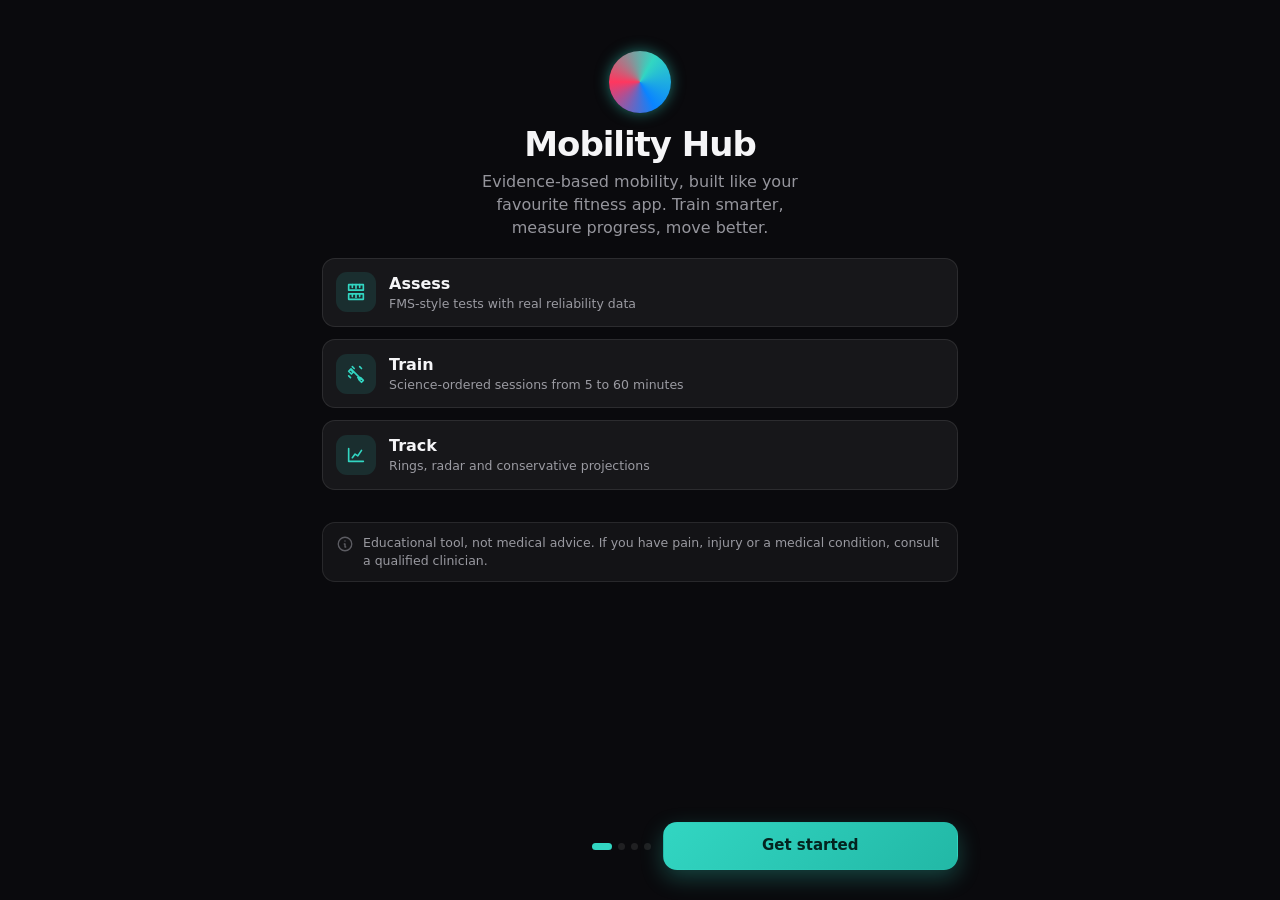
<file: mobility-hub/index.html>
<!doctype html>
<html lang="en">
  <head>
    <meta charset="UTF-8" />
    <meta
      name="viewport"
      content="width=device-width, initial-scale=1, viewport-fit=cover, maximum-scale=1"
    />
    <title>Mobility Hub — Evidence-based mobility training</title>
    <meta
      name="description"
      content="A production-ready, science-based mobility app: FMS-style assessments, adaptive 5–60 minute sessions, progress projections and Apple-style dashboards. Works offline, no account needed."
    />
    <meta name="theme-color" content="#0a0a0d" />
    <meta name="color-scheme" content="dark" />
    <meta name="format-detection" content="telephone=no" />

    <!-- iOS PWA -->
    <meta name="apple-mobile-web-app-capable" content="yes" />
    <meta name="mobile-web-app-capable" content="yes" />
    <meta
      name="apple-mobile-web-app-status-bar-style"
      content="black-translucent"
    />
    <meta name="apple-mobile-web-app-title" content="Mobility Hub" />
    <link rel="apple-touch-icon" href="icons/icon.svg" />
    <link rel="icon" href="icons/favicon.svg" type="image/svg+xml" />
    <link rel="manifest" href="manifest.webmanifest" />

    <!-- Open Graph -->
    <meta property="og:title" content="Mobility Hub" />
    <meta
      property="og:description"
      content="Evidence-based mobility training with assessments, adaptive sessions and progress projections."
    />
    <meta property="og:type" content="website" />

    <link rel="stylesheet" href="styles.css" />
  </head>
  <body data-tab="today">
    <!-- Onboarding overlay (shown on first run) -->
    <div id="onboard-root" aria-live="polite"></div>

    <div id="app">
      <header id="topbar"></header>
      <main id="view" role="main"></main>
      <nav id="tabbar" aria-label="Primary"></nav>
    </div>

    <div id="sheet-root"></div>
    <div id="toast-root" aria-live="polite" aria-atomic="true"></div>

    <noscript>
      <div
        style="
          padding: 2rem;
          color: #fff;
          font-family: system-ui;
          text-align: center;
        "
      >
        <h1>Mobility Hub</h1>
        <p>
          This app needs JavaScript enabled to run. Please enable it and reload.
        </p>
      </div>
    </noscript>

    <!-- Data layer (order matters: references first establishes MH namespace) -->
    <script src="js/references.js"></script>
    <script src="js/exercises.js"></script>
    <script src="js/catalog.js"></script>
    <script src="js/assessments.js"></script>
    <script src="js/programs.js"></script>
    <!-- State + logic -->
    <script src="js/store.js"></script>
    <script src="js/engine.js"></script>
    <script src="js/charts.js"></script>
    <script src="js/videos.js"></script>
    <!-- App controller + views -->
    <script src="script.js"></script>
  </body>
</html>
</file>
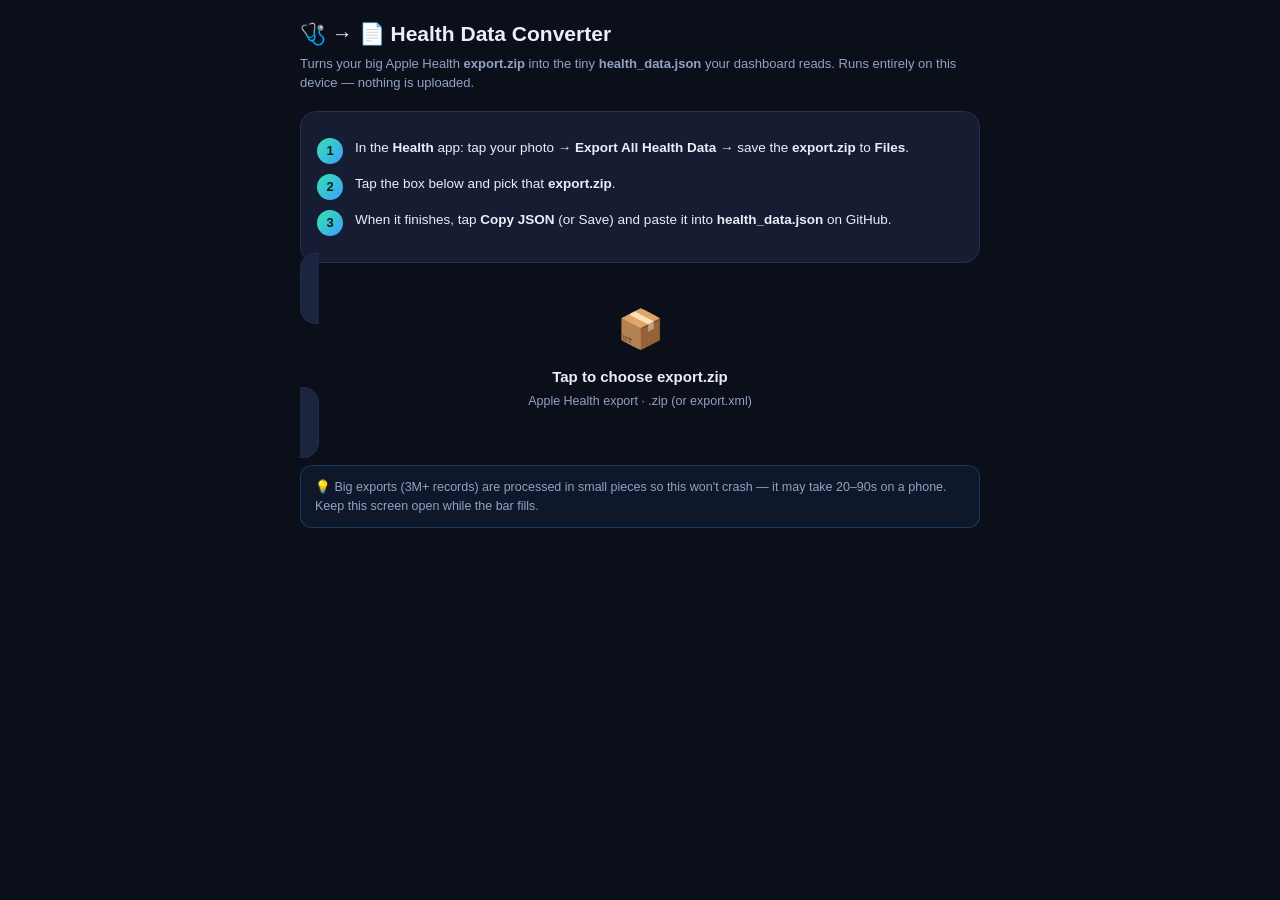
<file: convert.html>
<!doctype html>
<html lang="en">
  <head>
    <meta charset="UTF-8" />
    <meta
      name="viewport"
      content="width=device-width, initial-scale=1.0, viewport-fit=cover"
    />
    <meta name="apple-mobile-web-app-capable" content="yes" />
    <meta name="theme-color" content="#0b0f1a" />
    <title>Health → JSON Converter</title>
    <style>
      :root {
        --bg: #0b0f1a;
        --card: #161d33;
        --card2: #1c2540;
        --line: #26304f;
        --txt: #e9eef9;
        --mut: #93a1c4;
        --acc: #38e1b0;
        --acc2: #3aa0ff;
        --good: #36d399;
        --bad: #f87272;
        --warn: #fbbd23;
      }
      * {
        box-sizing: border-box;
        -webkit-tap-highlight-color: transparent;
      }
      body {
        margin: 0;
        background: var(--bg);
        color: var(--txt);
        line-height: 1.5;
        font-family:
          -apple-system, BlinkMacSystemFont, "SF Pro Display", "Segoe UI",
          Roboto, Helvetica, Arial, sans-serif;
        padding: calc(env(safe-area-inset-top) + 18px) 16px 60px;
        -webkit-font-smoothing: antialiased;
      }
      .wrap {
        max-width: 680px;
        margin: 0 auto;
      }
      h1 {
        font-size: 21px;
        margin: 0 0 4px;
      }
      .sub {
        color: var(--mut);
        font-size: 13px;
        margin-bottom: 18px;
      }
      .card {
        background: var(--card);
        border: 1px solid var(--line);
        border-radius: 16px;
        padding: 16px;
        margin-bottom: 14px;
      }
      .step {
        display: flex;
        gap: 12px;
        align-items: flex-start;
        margin: 10px 0;
      }
      .n {
        width: 26px;
        height: 26px;
        border-radius: 50%;
        flex: none;
        display: flex;
        align-items: center;
        justify-content: center;
        font-size: 13px;
        font-weight: 800;
        color: #06210f;
        background: linear-gradient(135deg, #38e1b0, #3aa0ff);
      }
      .step .t {
        font-size: 13.5px;
      }
      .upbox {
        border: 1.6px dashed var(--line);
        border-radius: 16px;
        padding: 26px 18px;
        text-align: center;
        background: var(--card2);
        cursor: pointer;
        transition: 0.15s;
      }
      .upbox.drag {
        border-color: var(--acc);
        background: rgba(56, 225, 176, 0.08);
      }
      .upbox .ic {
        font-size: 38px;
      }
      .upbox .tt {
        font-weight: 800;
        font-size: 15px;
        margin-top: 8px;
      }
      .upbox .hh {
        font-size: 12.5px;
        color: var(--mut);
        margin-top: 4px;
      }
      .fileinput {
        display: none;
      }
      .prog {
        height: 10px;
        background: var(--card2);
        border-radius: 999px;
        overflow: hidden;
        margin-top: 16px;
        display: none;
      }
      .prog.on {
        display: block;
      }
      .prog > span {
        display: block;
        height: 100%;
        width: 0;
        background: linear-gradient(135deg, #38e1b0, #3aa0ff);
        transition: width 0.2s;
      }
      .lbl {
        font-size: 12.5px;
        color: var(--mut);
        margin-top: 8px;
        min-height: 16px;
        text-align: center;
      }
      .btn {
        border: none;
        border-radius: 12px;
        padding: 12px 16px;
        font-size: 14px;
        font-weight: 800;
        cursor: pointer;
        color: #06210f;
        background: var(--acc);
        display: inline-flex;
        align-items: center;
        gap: 8px;
      }
      .btn.blue {
        background: var(--acc2);
        color: #04223f;
      }
      .btn.ghost {
        background: rgba(255, 255, 255, 0.06);
        color: var(--txt);
        border: 1px solid var(--line);
      }
      .btn:active {
        transform: scale(0.97);
      }
      .row {
        display: flex;
        gap: 10px;
        flex-wrap: wrap;
        margin-top: 12px;
      }
      .kpis {
        display: grid;
        grid-template-columns: repeat(auto-fit, minmax(110px, 1fr));
        gap: 10px;
        margin-top: 6px;
      }
      .kpi {
        background: var(--card2);
        border-radius: 12px;
        padding: 11px 13px;
      }
      .kpi .l {
        font-size: 11px;
        color: var(--mut);
        text-transform: uppercase;
        letter-spacing: 0.5px;
      }
      .kpi .v {
        font-size: 19px;
        font-weight: 800;
        margin-top: 3px;
      }
      textarea {
        width: 100%;
        height: 130px;
        margin-top: 12px;
        background: #0d1322;
        color: var(--mut);
        border: 1px solid var(--line);
        border-radius: 10px;
        padding: 10px;
        font-size: 11px;
        font-family: ui-monospace, Menlo, monospace;
      }
      .ok {
        color: var(--good);
      }
      .err {
        color: var(--bad);
      }
      .note {
        background: rgba(58, 160, 255, 0.07);
        border: 1px solid rgba(58, 160, 255, 0.25);
        border-radius: 12px;
        padding: 12px 14px;
        font-size: 12.5px;
        color: var(--mut);
        margin-top: 6px;
      }
      .note b {
        color: var(--txt);
      }
      a {
        color: var(--acc2);
      }
      .hidden {
        display: none;
      }
    </style>
  </head>
  <body>
    <div class="wrap">
      <h1>🩺 → 📄 Health Data Converter</h1>
      <div class="sub">
        Turns your big Apple Health <b>export.zip</b> into the tiny
        <b>health_data.json</b> your dashboard reads. Runs entirely on this
        device — nothing is uploaded.
      </div>

      <div class="card">
        <div class="step">
          <div class="n">1</div>
          <div class="t">
            In the <b>Health</b> app: tap your photo →
            <b>Export All Health Data</b> → save the <b>export.zip</b> to
            <b>Files</b>.
          </div>
        </div>
        <div class="step">
          <div class="n">2</div>
          <div class="t">
            Tap the box below and pick that <b>export.zip</b>.
          </div>
        </div>
        <div class="step">
          <div class="n">3</div>
          <div class="t">
            When it finishes, tap <b>Copy JSON</b> (or Save) and paste it into
            <b>health_data.json</b> on GitHub.
          </div>
        </div>
      </div>

      <label class="upbox" id="upbox" for="file">
        <div class="ic">📦</div>
        <div class="tt">Tap to choose <b>export.zip</b></div>
        <div class="hh">Apple Health export · .zip (or export.xml)</div>
        <input class="fileinput" type="file" id="file" accept=".zip,.xml" />
      </label>
      <div class="prog" id="prog"><span></span></div>
      <div class="lbl" id="lbl"></div>

      <div class="card hidden" id="result">
        <div style="font-weight: 800; font-size: 15px; margin-bottom: 8px">
          ✅ Done — <span id="asof"></span>
        </div>
        <div class="kpis" id="kpis"></div>
        <div class="row">
          <button class="btn" id="copy">📋 Copy JSON</button>
          <button class="btn blue" id="save">💾 Save / Share file</button>
          <button class="btn ghost" id="toggle">👁️ Show JSON</button>
        </div>
        <textarea id="json" class="hidden" readonly></textarea>
        <div class="note" style="margin-top: 14px">
          <b>To update GitHub from your phone:</b> open your repo → tap
          <b>health_data.json</b> → ✏️ edit → select all → paste →
          <b>Commit</b>. Then open your dashboard and tap
          <b>Load latest from GitHub</b> (or just reload).
        </div>
      </div>

      <div class="note" id="hint">
        💡 Big exports (3M+ records) are processed in small pieces so this won't
        crash — it may take 20–90s on a phone. Keep this screen open while the
        bar fills.
      </div>
    </div>

    <script>
      const $ = (s) => document.querySelector(s);
      const pad = (n) => String(n).padStart(2, "0");
      const attr = (tag, name) => {
        const m = new RegExp(name + '="([^"]*)"').exec(tag);
        return m ? m[1] : null;
      };
      const MONTHS = "JFMAMJJASOND";
      const monthKey = (d) => d.getFullYear() + "-" + pad(d.getMonth() + 1);
      const monthLbl = (k) => {
        const [y, m] = k.split("-");
        return MONTHS[+m - 1] + y.slice(2);
      };

      /* Apple date "2026-06-04 07:12:33 +0200" → Date */
      function appleDate(s) {
        if (!s) return null;
        const m =
          /^(\d{4}-\d{2}-\d{2})[ T](\d{2}:\d{2}:\d{2})\s*([+-]\d{2})(\d{2})?/.exec(
            s,
          );
        if (m) {
          const iso = m[1] + "T" + m[2] + m[3] + ":" + (m[4] || "00");
          const d = new Date(iso);
          if (!isNaN(d)) return d;
        }
        const d2 = new Date(s);
        return isNaN(d2) ? null : d2;
      }

      function setProg(p, msg) {
        const bar = $("#prog");
        bar.classList.add("on");
        bar.firstElementChild.style.width = Math.round(p * 100) + "%";
        $("#lbl").textContent = msg || "";
      }

      /* ---- locate export.xml compressed bytes inside the zip ---- */
      function locateZipEntry(buf, wantRe) {
        const dv = new DataView(buf.buffer);
        const dec = new TextDecoder();
        let i = 0;
        while (i + 30 <= buf.length) {
          if (dv.getUint32(i, true) !== 0x04034b50) break;
          const method = dv.getUint16(i + 8, true);
          const compSize = dv.getUint32(i + 18, true);
          const nameLen = dv.getUint16(i + 26, true);
          const extraLen = dv.getUint16(i + 28, true);
          const name = dec.decode(buf.subarray(i + 30, i + 30 + nameLen));
          const dataStart = i + 30 + nameLen + extraLen;
          if (compSize === 0) break;
          if (wantRe.test(name))
            return {
              bytes: buf.subarray(dataStart, dataStart + compSize),
              method,
            };
          i = dataStart + compSize;
        }
        let eo = -1;
        for (
          let p = buf.length - 22;
          p >= 0 && p > buf.length - 22 - 65557;
          p--
        ) {
          if (dv.getUint32(p, true) === 0x06054b50) {
            eo = p;
            break;
          }
        }
        if (eo < 0)
          throw new Error("Not a valid .zip. Try the export.xml inside it.");
        let cd = dv.getUint32(eo + 16, true);
        const total = dv.getUint16(eo + 10, true);
        for (let k = 0; k < total; k++) {
          if (dv.getUint32(cd, true) !== 0x02014b50) break;
          const method = dv.getUint16(cd + 10, true);
          const compSize = dv.getUint32(cd + 20, true);
          const nameLen = dv.getUint16(cd + 28, true);
          const extraLen = dv.getUint16(cd + 30, true);
          const commLen = dv.getUint16(cd + 32, true);
          const lho = dv.getUint32(cd + 42, true);
          const name = dec.decode(buf.subarray(cd + 46, cd + 46 + nameLen));
          if (wantRe.test(name)) {
            const lnl = dv.getUint16(lho + 26, true),
              lel = dv.getUint16(lho + 28, true);
            const start = lho + 30 + lnl + lel;
            return { bytes: buf.subarray(start, start + compSize), method };
          }
          cd += 46 + nameLen + extraLen + commLen;
        }
        throw new Error("export.xml not found in the zip.");
      }

      /* ---- streaming aggregator: feed chunks, keep only tiny totals ---- */
      function makeAggregator() {
        const vo2 = [],
          rhr = [],
          hrv = [],
          bm = [];
        let ox = [],
          rr = [];
        const volByM = {};
        let totalWorkouts = 0;
        const runs = [];
        const sleepByNight = {};
        const tagRe = /<(Record|Workout)\b[^>]*>/g;
        function feed(text) {
          let m;
          while ((m = tagRe.exec(text))) {
            const tag = m[0];
            if (m[1] === "Record") {
              const type = attr(tag, "type");
              if (!type) continue;
              if (type === "HKQuantityTypeIdentifierVO2Max") {
                const v = parseFloat(attr(tag, "value")),
                  d = appleDate(attr(tag, "startDate"));
                if (v && d) vo2.push({ d, v });
              } else if (type === "HKQuantityTypeIdentifierRestingHeartRate") {
                const v = parseFloat(attr(tag, "value")),
                  d = appleDate(attr(tag, "startDate"));
                if (v && d) rhr.push({ d, v });
              } else if (
                type === "HKQuantityTypeIdentifierHeartRateVariabilitySDNN"
              ) {
                const v = parseFloat(attr(tag, "value")),
                  d = appleDate(attr(tag, "startDate"));
                if (v && d) hrv.push({ d, v });
              } else if (type === "HKQuantityTypeIdentifierBodyMass") {
                const v = parseFloat(attr(tag, "value")),
                  d = appleDate(attr(tag, "startDate"));
                if (v && d) bm.push({ d, v });
              } else if (type === "HKQuantityTypeIdentifierOxygenSaturation") {
                const v = parseFloat(attr(tag, "value"));
                if (v) {
                  ox.push(v);
                  if (ox.length > 400) ox = ox.slice(-200);
                }
              } else if (type === "HKQuantityTypeIdentifierRespiratoryRate") {
                const v = parseFloat(attr(tag, "value"));
                if (v) {
                  rr.push(v);
                  if (rr.length > 400) rr = rr.slice(-200);
                }
              } else if (type === "HKCategoryTypeIdentifierSleepAnalysis") {
                const val = attr(tag, "value") || "";
                const sd = appleDate(attr(tag, "startDate")),
                  ed = appleDate(attr(tag, "endDate"));
                if (sd && ed && /Asleep/i.test(val)) {
                  const hrs = (ed - sd) / 36e5;
                  if (hrs > 0 && hrs < 14) {
                    const key =
                      ed.getFullYear() +
                      "-" +
                      pad(ed.getMonth() + 1) +
                      "-" +
                      pad(ed.getDate());
                    sleepByNight[key] = (sleepByNight[key] || 0) + hrs;
                  }
                }
              }
            } else {
              const d = appleDate(attr(tag, "startDate"));
              if (!d) continue;
              totalWorkouts++;
              volByM[monthKey(d)] = (volByM[monthKey(d)] || 0) + 1;
              const act = attr(tag, "workoutActivityType") || "";
              if (/Running/i.test(act)) {
                let dur = parseFloat(attr(tag, "duration") || "0");
                const du = (attr(tag, "durationUnit") || "min").toLowerCase();
                if (du[0] === "s") dur /= 60;
                else if (du[0] === "h") dur *= 60;
                let km = parseFloat(attr(tag, "totalDistance") || "0");
                const ku = (
                  attr(tag, "totalDistanceUnit") || "km"
                ).toLowerCase();
                if (ku === "mi") km *= 1.60934;
                else if (ku === "m") km /= 1000;
                if (km > 0.3 && dur > 0) {
                  const pace = dur / km;
                  if (pace >= 2 && pace <= 20)
                    runs.push({
                      date:
                        d.getFullYear() +
                        "-" +
                        pad(d.getMonth() + 1) +
                        "-" +
                        pad(d.getDate()),
                      dur: +dur.toFixed(1),
                      km: +km.toFixed(2),
                      pace: +pace.toFixed(2),
                    });
                }
              }
            }
          }
          tagRe.lastIndex = 0;
        }
        function finish() {
          const out = {};
          const by = (a, b) => a.d - b.d;
          if (vo2.length) {
            vo2.sort(by);
            out.vo2Latest = +vo2[vo2.length - 1].v.toFixed(1);
            const bM = {};
            vo2.forEach((r) => {
              (bM[monthKey(r.d)] ??= []).push(r.v);
            });
            const ks = Object.keys(bM).sort().slice(-21);
            out.vo2Series = ks.map((k) => [
              monthLbl(k),
              +(bM[k].reduce((a, b) => a + b, 0) / bM[k].length).toFixed(1),
            ]);
          }
          if (rhr.length) {
            rhr.sort(by);
            out.rhrLatest = Math.round(rhr[rhr.length - 1].v);
            out.rhrSeries = rhr.slice(-21).map((r) => +r.v.toFixed(1));
          }
          if (hrv.length) {
            hrv.sort(by);
            const ms = (v) => (v < 5 ? v * 1000 : v);
            out.hrvLatest = Math.round(ms(hrv[hrv.length - 1].v));
            out.hrvSeries = hrv.slice(-21).map((r) => +ms(r.v).toFixed(1));
          }
          if (bm.length) {
            bm.sort(by);
            out.massLatest = +bm[bm.length - 1].v.toFixed(1);
          }
          if (ox.length) {
            const l = ox.slice(-30);
            out.spo2 = Math.round(
              (l.reduce((a, b) => a + b, 0) / l.length) *
                (ox[0] <= 1 ? 100 : 1),
            );
          }
          if (rr.length) {
            const l = rr.slice(-30);
            out.resp = +(l.reduce((a, b) => a + b, 0) / l.length).toFixed(1);
          }
          if (totalWorkouts) {
            out.totalWorkouts = totalWorkouts;
            const ks = Object.keys(volByM).sort().slice(-17);
            out.volume = ks.map((k) => [monthLbl(k), volByM[k]]);
          }
          const nights = Object.keys(sleepByNight).sort();
          const series = nights
            .map((k) => +sleepByNight[k].toFixed(2))
            .filter((h) => h >= 2 && h <= 14);
          if (series.length) {
            out.sleepSeries = series.slice(-30);
            out.sleepAvg = +(
              out.sleepSeries.reduce((a, b) => a + b, 0) /
              out.sleepSeries.length
            ).toFixed(2);
          }
          if (runs.length) {
            runs.sort((a, b) => (a.date < b.date ? -1 : 1));
            out.runs = runs;
          }
          const cands = [];
          if (runs.length) cands.push(runs[runs.length - 1].date);
          if (nights.length) cands.push(nights[nights.length - 1]);
          if (cands.length) out.asOf = cands.sort().pop();
          out.generated = new Date()
            .toISOString()
            .slice(0, 16)
            .replace("T", " ");
          return out;
        }
        return { feed, finish };
      }

      async function convert(file) {
        $("#result").classList.add("hidden");
        $("#hint").classList.add("hidden");
        const name = (file.name || "").toLowerCase();
        setProg(0.04, "Reading " + file.name + " …");
        let byteStream, approx;
        if (name.endsWith(".xml")) {
          byteStream = file.stream
            ? file.stream()
            : (await new Response(file)).body;
          approx = file.size || 1;
        } else {
          setProg(0.1, "Opening the zip …");
          const buf = new Uint8Array(await file.arrayBuffer());
          const loc = locateZipEntry(buf, /(^|\/)export\.xml$/i);
          const blob = new Blob([loc.bytes]);
          const base = blob.stream
            ? blob.stream()
            : (await new Response(blob)).body;
          if (loc.method === 0) {
            byteStream = base;
            approx = loc.bytes.length;
          } else {
            if (typeof DecompressionStream === "undefined")
              throw new Error(
                "This browser can't unzip. Use a computer, or AirDrop the export.xml.",
              );
            byteStream = base.pipeThrough(
              new DecompressionStream("deflate-raw"),
            );
            approx = loc.bytes.length * 12;
          }
        }
        const reader = byteStream.getReader();
        const dec = new TextDecoder("utf-8");
        const agg = makeAggregator();
        let carry = "",
          read = 0,
          n = 0;
        while (true) {
          const { done, value } = await reader.read();
          if (done) break;
          read += value.length;
          const text = carry + dec.decode(value, { stream: true });
          const cut = text.lastIndexOf(">");
          if (cut < 0) {
            carry = text;
            continue;
          }
          agg.feed(text.slice(0, cut + 1));
          carry = text.slice(cut + 1);
          setProg(
            0.15 + 0.75 * Math.min(1, read / (approx || 1)),
            "Reading health data … " + Math.round(read / 1e6) + " MB",
          );
          if ((++n & 3) === 0) await new Promise((r) => setTimeout(r, 0));
        }
        if (carry) agg.feed(carry);
        setProg(0.98, "Building JSON …");
        const data = agg.finish();
        showResult(data);
        setProg(1, "✅ Done!");
        setTimeout(() => $("#prog").classList.remove("on"), 900);
      }

      let lastJSON = "";
      function showResult(data) {
        lastJSON = JSON.stringify(data);
        $("#asof").textContent = data.asOf
          ? "data through " + data.asOf
          : "data parsed";
        const k = [
          ["Runs", (data.runs || []).length],
          ["Workouts", data.totalWorkouts || 0],
          ["VO₂max", data.vo2Latest || "–"],
          ["Sleep avg", data.sleepAvg ? data.sleepAvg + "h" : "–"],
          ["Rest HR", data.rhrLatest || "–"],
          ["Size", (lastJSON.length / 1024).toFixed(1) + " KB"],
        ];
        $("#kpis").innerHTML = k
          .map(
            (x) =>
              `<div class="kpi"><div class="l">${x[0]}</div><div class="v">${x[1]}</div></div>`,
          )
          .join("");
        $("#json").value = lastJSON;
        $("#result").classList.remove("hidden");
      }

      /* file input + drag/drop */
      const input = $("#file"),
        box = $("#upbox");
      input.addEventListener("change", (e) => {
        const f = e.target.files && e.target.files[0];
        if (f) run(f);
      });
      ["dragenter", "dragover"].forEach((ev) =>
        box.addEventListener(ev, (e) => {
          e.preventDefault();
          box.classList.add("drag");
        }),
      );
      ["dragleave", "drop"].forEach((ev) =>
        box.addEventListener(ev, (e) => {
          e.preventDefault();
          box.classList.remove("drag");
        }),
      );
      box.addEventListener("drop", (e) => {
        const f = e.dataTransfer.files && e.dataTransfer.files[0];
        if (f) run(f);
      });

      async function run(f) {
        try {
          await convert(f);
        } catch (err) {
          setProg(1, "");
          $("#lbl").innerHTML =
            '<span class="err">⚠️ ' + (err.message || err) + "</span>";
          alert("Couldn't convert:\n\n" + (err.message || err));
        }
      }

      /* actions */
      $("#copy").addEventListener("click", async () => {
        try {
          await navigator.clipboard.writeText(lastJSON);
          $("#lbl").innerHTML =
            '<span class="ok">📋 Copied! Now paste into health_data.json on GitHub.</span>';
        } catch (e) {
          $("#json").classList.remove("hidden");
          $("#json").select();
          $("#lbl").textContent = "Select all in the box and copy manually.";
        }
      });
      $("#save").addEventListener("click", async () => {
        const blob = new Blob([lastJSON], { type: "application/json" });
        const file = new File([blob], "health_data.json", {
          type: "application/json",
        });
        if (navigator.canShare && navigator.canShare({ files: [file] })) {
          try {
            await navigator.share({ files: [file], title: "health_data.json" });
            return;
          } catch (e) {}
        }
        const url = URL.createObjectURL(blob);
        const a = document.createElement("a");
        a.href = url;
        a.download = "health_data.json";
        document.body.appendChild(a);
        a.click();
        setTimeout(() => {
          URL.revokeObjectURL(url);
          a.remove();
        }, 800);
        $("#lbl").textContent =
          "Saved health_data.json (check Downloads / Files).";
      });
      $("#toggle").addEventListener("click", () =>
        $("#json").classList.toggle("hidden"),
      );
    </script>
  </body>
</html>
</file>
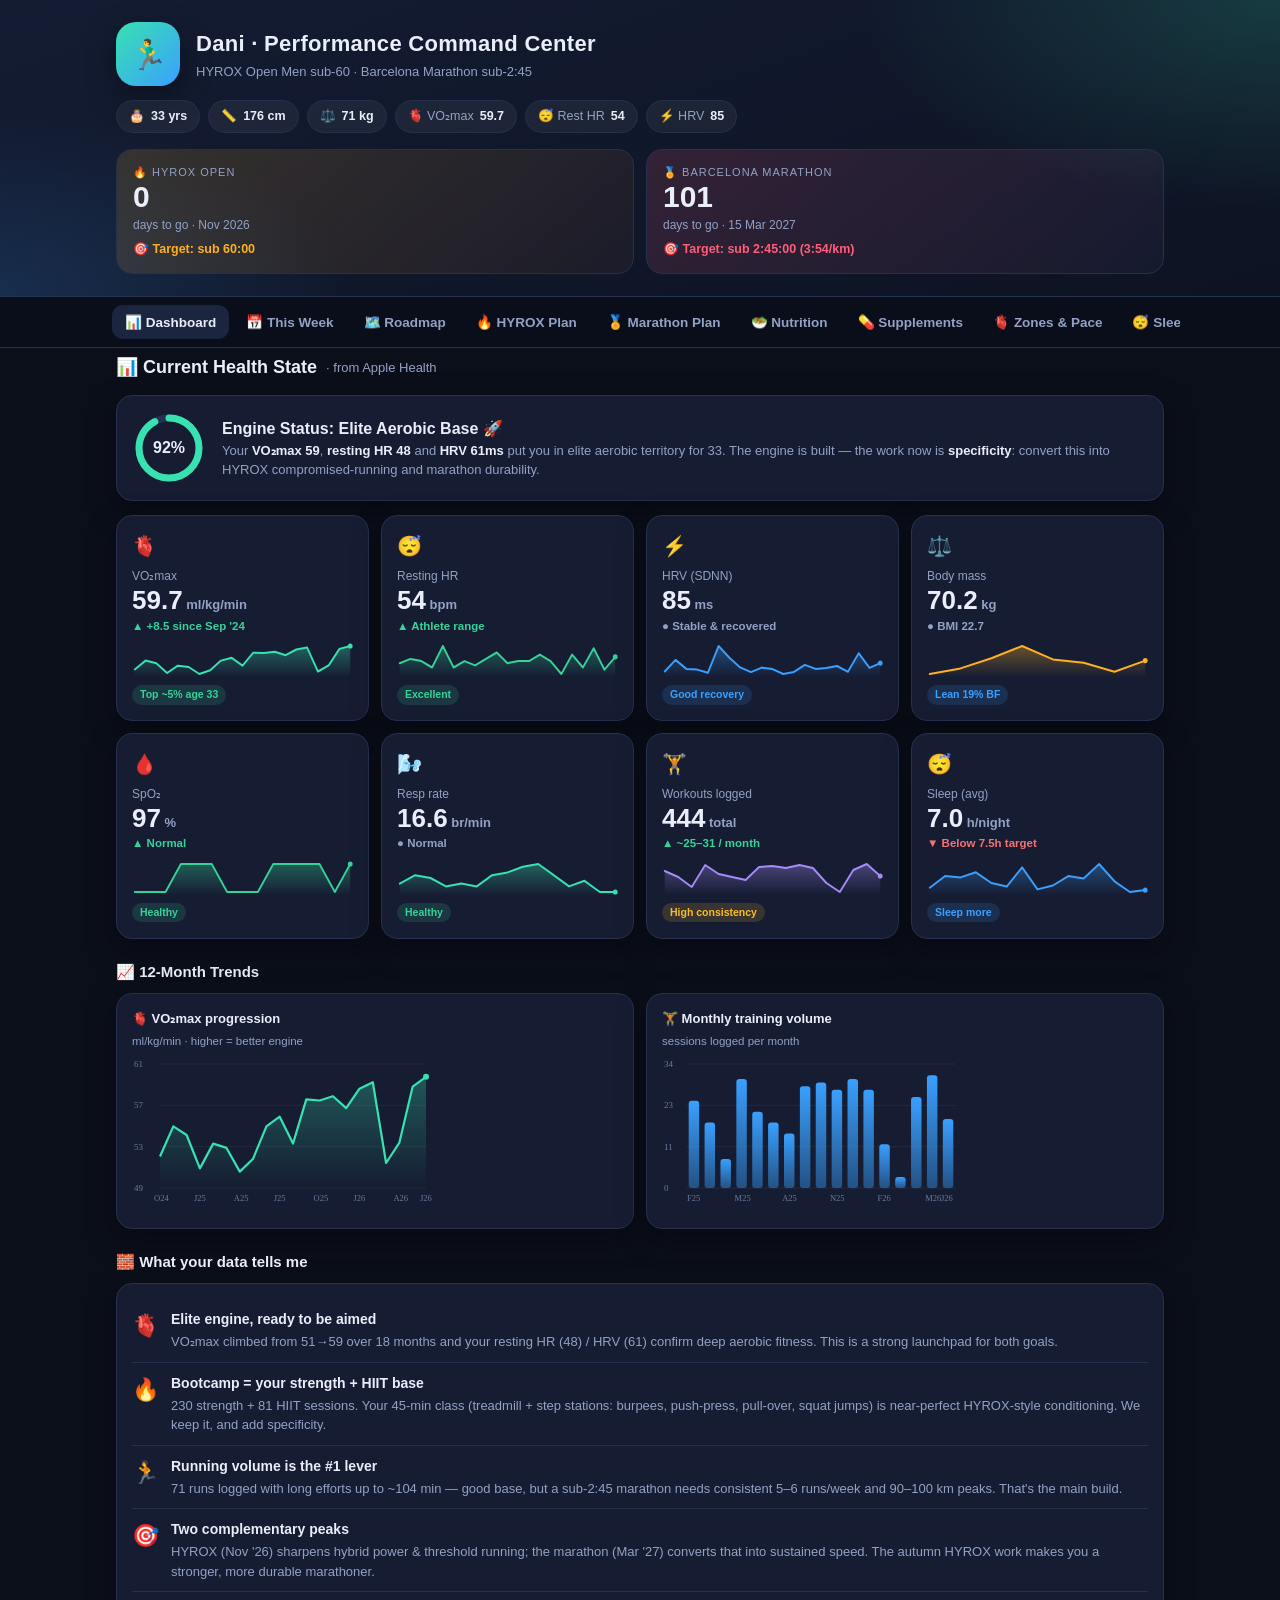
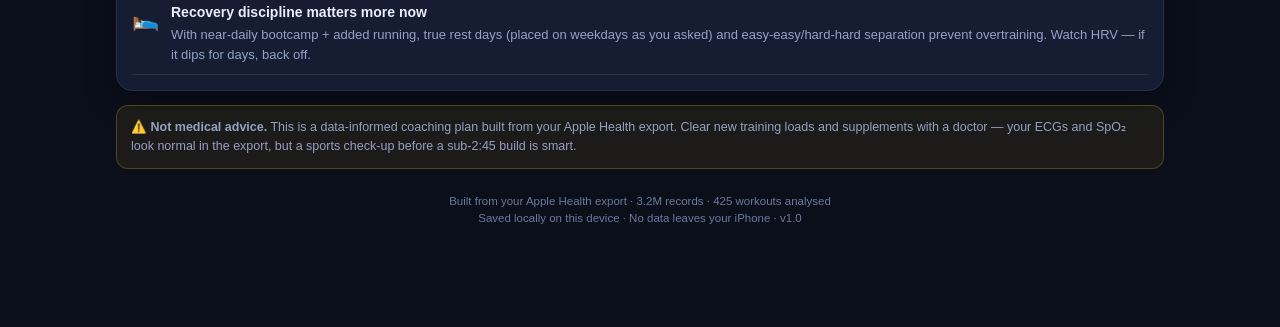
<file: dani training hub pwa.html>
<!DOCTYPE html>
<html lang="en">
<head>
<meta charset="UTF-8">
<meta name="viewport" content="width=device-width, initial-scale=1.0, viewport-fit=cover">
<meta name="apple-mobile-web-app-capable" content="yes">
<meta name="apple-mobile-web-app-status-bar-style" content="black-translucent">
<meta name="theme-color" content="#0b0f1a">
<meta name="apple-mobile-web-app-title" content="PerfHub">
<link rel="apple-touch-icon" href="data:image/svg+xml,%3Csvg xmlns='http://www.w3.org/2000/svg' viewBox='0 0 512 512'%3E%3Cdefs%3E%3ClinearGradient id='g' x1='0' y1='0' x2='1' y2='1'%3E%3Cstop offset='0' stop-color='%2338e1b0'/%3E%3Cstop offset='1' stop-color='%233aa0ff'/%3E%3C/linearGradient%3E%3C/defs%3E%3Crect width='512' height='512' rx='112' fill='url(%23g)'/%3E%3Ctext x='256' y='345' font-size='280' text-anchor='middle' font-family='Apple Color Emoji,Segoe UI Emoji,system-ui'%3E%F0%9F%8F%83%3C/text%3E%3C/svg%3E">
<link rel="manifest" href="data:application/manifest+json,%7B%22name%22%3A%22Dani%20%C2%B7%20Performance%20Hub%22%2C%22short_name%22%3A%22PerfHub%22%2C%22description%22%3A%22HYROX%20%26%20Marathon%20Command%20Center%22%2C%22start_url%22%3A%22.%22%2C%22display%22%3A%22standalone%22%2C%22background_color%22%3A%22%230b0f1a%22%2C%22theme_color%22%3A%22%230b0f1a%22%2C%22orientation%22%3A%22portrait%22%2C%22icons%22%3A%5B%7B%22src%22%3A%22data:image/svg+xml,%3Csvg xmlns='http://www.w3.org/2000/svg' viewBox='0 0 512 512'%3E%3Cdefs%3E%3ClinearGradient id='g' x1='0' y1='0' x2='1' y2='1'%3E%3Cstop offset='0' stop-color='%2338e1b0'/%3E%3Cstop offset='1' stop-color='%233aa0ff'/%3E%3C/linearGradient%3E%3C/defs%3E%3Crect width='512' height='512' rx='112' fill='url(%23g)'/%3E%3Ctext x='256' y='345' font-size='280' text-anchor='middle' font-family='Apple Color Emoji,Segoe UI Emoji,system-ui'%3E%F0%9F%8F%83%3C/text%3E%3C/svg%3E%22%2C%22sizes%22%3A%22512x512%22%2C%22type%22%3A%22image%2Fsvg%2Bxml%22%2C%22purpose%22%3A%22any%20maskable%22%7D%5D%7D">

<title>Dani · HYROX & Marathon Command Center</title>
<style>
:root{
  --bg:#0b0f1a; --bg2:#121829; --card:#161d33; --card2:#1c2540;
  --line:#26304f; --txt:#e9eef9; --mut:#93a1c4; --mut2:#6b78a0;
  --acc:#38e1b0; --acc2:#3aa0ff; --hyrox:#ffb020; --mara:#ff5d7a;
  --good:#36d399; --warn:#fbbd23; --bad:#f87272; --pur:#a78bfa;
  --grad:linear-gradient(135deg,#38e1b0 0%,#3aa0ff 100%);
  --grad-h:linear-gradient(135deg,#ffb020 0%,#ff7a45 100%);
  --grad-m:linear-gradient(135deg,#ff5d7a 0%,#a78bfa 100%);
  --shadow:0 10px 30px rgba(0,0,0,.35);
}
*{box-sizing:border-box;-webkit-tap-highlight-color:transparent}
html,body{margin:0;padding:0}
body{
  background:radial-gradient(1200px 600px at 80% -10%,#16203a 0%,transparent 60%),var(--bg);
  background-color:var(--bg);
  color:var(--txt);
  font-family:-apple-system,BlinkMacSystemFont,"SF Pro Display","Segoe UI",Roboto,Helvetica,Arial,sans-serif;
  line-height:1.5;
  padding-bottom:90px;
  -webkit-font-smoothing:antialiased;
}
.wrap{max-width:1080px;margin:0 auto;padding:0 16px}

/* Header */
header.hero{
  position:relative;overflow:hidden;
  background:linear-gradient(160deg,#141c33 0%,#0d1322 100%);
  border-bottom:1px solid var(--line);
  padding:calc(env(safe-area-inset-top) + 22px) 0 22px;
}
header.hero::before{content:"";position:absolute;inset:0;
  background:radial-gradient(600px 300px at 100% 0,rgba(56,225,176,.18),transparent 70%),
             radial-gradient(500px 260px at 0 100%,rgba(58,160,255,.16),transparent 70%);}
.hero-top{display:flex;align-items:center;gap:16px;position:relative;z-index:1}
.avatar{
  width:64px;height:64px;border-radius:20px;flex:none;
  background:var(--grad);display:flex;align-items:center;justify-content:center;
  font-size:30px;box-shadow:var(--shadow);
}
.hero h1{margin:0;font-size:22px;letter-spacing:.3px}
.hero .sub{color:var(--mut);font-size:13px;margin-top:2px}
.pills{display:flex;flex-wrap:wrap;gap:8px;margin-top:14px;position:relative;z-index:1}
.pill{background:rgba(255,255,255,.05);border:1px solid var(--line);border-radius:999px;
  padding:6px 12px;font-size:12.5px;color:var(--mut);display:flex;align-items:center;gap:6px}
.pill b{color:var(--txt)}

/* Countdown */
.countdowns{display:grid;grid-template-columns:1fr 1fr;gap:12px;margin-top:16px;position:relative;z-index:1}
.cd{border-radius:16px;padding:14px 16px;border:1px solid var(--line);position:relative;overflow:hidden}
.cd.h{background:linear-gradient(135deg,rgba(255,176,32,.15),rgba(255,122,69,.05))}
.cd.m{background:linear-gradient(135deg,rgba(255,93,122,.15),rgba(167,139,250,.05))}
.cd .lab{font-size:11px;text-transform:uppercase;letter-spacing:1px;color:var(--mut)}
.cd .big{font-size:30px;font-weight:800;margin-top:2px;line-height:1}
.cd .lab2{font-size:12px;color:var(--mut);margin-top:4px}
.cd .tgt{font-size:12.5px;margin-top:6px;font-weight:700}
.cd.h .tgt{color:var(--hyrox)} .cd.m .tgt{color:var(--mara)}

/* Tabs */
nav.tabs{position:sticky;top:0;z-index:50;background:rgba(11,15,26,.85);
  backdrop-filter:saturate(160%) blur(12px);border-bottom:1px solid var(--line)}
.tabs-inner{display:flex;gap:4px;overflow-x:auto;padding:8px 12px;scrollbar-width:none}
.tabs-inner::-webkit-scrollbar{display:none}
.tab{flex:none;border:none;background:transparent;color:var(--mut);font-size:13.5px;
  font-weight:600;padding:9px 13px;border-radius:11px;cursor:pointer;white-space:nowrap;
  display:flex;align-items:center;gap:6px;transition:.15s}
.tab.active{background:var(--card2);color:var(--txt)}
.tab:active{transform:scale(.96)}

/* Sections */
main{padding-top:18px}
section{display:none;animation:fade .3s ease}
section.active{display:block}
@keyframes fade{from{opacity:0;transform:translateY(6px)}to{opacity:1;transform:none}}
h2.sec{font-size:18px;margin:6px 0 14px;display:flex;align-items:center;gap:9px}
h3.blk{font-size:15px;margin:22px 0 10px;color:var(--txt);display:flex;align-items:center;gap:8px}
.muted{color:var(--mut);font-size:13px}

/* Cards grid */
.grid{display:grid;gap:12px}
.g2{grid-template-columns:1fr 1fr}
.g3{grid-template-columns:repeat(3,1fr)}
.g4{grid-template-columns:repeat(4,1fr)}
.card{background:var(--card);border:1px solid var(--line);border-radius:16px;padding:15px;box-shadow:var(--shadow)}

/* metric card */
.metric{position:relative}
.metric .ico{font-size:20px}
.metric .name{font-size:12px;color:var(--mut);margin-top:6px}
.metric .val{font-size:26px;font-weight:800;margin-top:1px;line-height:1.1}
.metric .val span{font-size:13px;color:var(--mut);font-weight:600}
.metric .delta{font-size:11.5px;margin-top:3px;font-weight:700}
.up{color:var(--good)} .down{color:var(--bad)} .flat{color:var(--mut)}
.spark{margin-top:8px;width:100%;height:34px;display:block}
.badge{display:inline-block;font-size:10.5px;font-weight:700;padding:2px 8px;border-radius:999px;
  background:rgba(54,211,153,.14);color:var(--good);margin-top:8px}
.badge.b2{background:rgba(58,160,255,.14);color:var(--acc2)}
.badge.b3{background:rgba(251,189,35,.14);color:var(--warn)}

/* readiness */
.ring-wrap{display:flex;align-items:center;gap:16px}
.insight{font-size:13px;color:var(--mut)}
.insight b{color:var(--txt)}

/* plan controls */
.planbar{display:flex;flex-wrap:wrap;gap:10px;align-items:center;background:var(--card);
  border:1px solid var(--line);border-radius:14px;padding:12px;margin-bottom:14px}
.planbar label{font-size:12px;color:var(--mut)}
input[type=date]{background:var(--card2);border:1px solid var(--line);color:var(--txt);
  border-radius:10px;padding:8px 10px;font-size:14px;font-family:inherit}
.btn{border:none;border-radius:11px;padding:9px 14px;font-size:13px;font-weight:700;cursor:pointer;
  color:#06210f;background:var(--acc);display:inline-flex;align-items:center;gap:7px;transition:.15s}
.btn:active{transform:scale(.96)}
.btn.ghost{background:rgba(255,255,255,.06);color:var(--txt);border:1px solid var(--line)}
.btn.blue{background:var(--acc2);color:#04223f}
.btn.amber{background:var(--hyrox);color:#3a2700}
.btn.pink{background:var(--mara);color:#3a0d18}
.btn.sm{padding:6px 10px;font-size:11.5px;border-radius:9px}

/* progress ring */
.pr{position:relative;width:74px;height:74px;flex:none}
.pr svg{transform:rotate(-90deg)}
.pr .pct{position:absolute;inset:0;display:flex;align-items:center;justify-content:center;
  font-weight:800;font-size:16px}

/* day card */
.day{background:var(--card);border:1px solid var(--line);border-radius:16px;padding:0;overflow:hidden;margin-bottom:12px}
.day.done{border-color:rgba(54,211,153,.5);background:linear-gradient(180deg,rgba(54,211,153,.06),var(--card))}
.day-head{display:flex;align-items:center;gap:12px;padding:13px 15px;cursor:pointer}
.day-dot{width:42px;height:42px;border-radius:12px;flex:none;display:flex;align-items:center;
  justify-content:center;font-size:20px;background:var(--card2)}
.day-meta{flex:1;min-width:0}
.day-name{font-size:11px;text-transform:uppercase;letter-spacing:.8px;color:var(--mut)}
.day-title{font-size:15px;font-weight:700;margin-top:1px}
.day-tag{font-size:11.5px;color:var(--mut);margin-top:2px}
.chk{width:30px;height:30px;border-radius:50%;border:2px solid var(--line);flex:none;
  display:flex;align-items:center;justify-content:center;font-size:15px;color:transparent;transition:.15s;background:transparent;cursor:pointer}
.day.done .chk{background:var(--good);border-color:var(--good);color:#06210f}
.rest .day-dot{background:rgba(255,255,255,.04)}
.day-body{padding:0 15px 15px;display:none}
.day.open .day-body{display:block}
.day-body ul{margin:6px 0 0;padding-left:18px}
.day-body li{font-size:13.5px;margin:5px 0;color:var(--txt)}
.day-body li .k{color:var(--acc)}
.sess-block{background:var(--card2);border-radius:12px;padding:11px 13px;margin-top:10px}
.sess-block .sb-h{font-size:12.5px;font-weight:700;display:flex;align-items:center;gap:7px}
.sess-block.bootcamp .sb-h{color:var(--hyrox)}
.sess-block.run .sb-h{color:var(--acc2)}
.sess-block.station .sb-h{color:var(--pur)}
.sess-block.fuel .sb-h{color:var(--good)}
.row-btns{display:flex;gap:8px;margin-top:12px;flex-wrap:wrap}

/* phase timeline */
.phase{border-left:3px solid var(--line);padding:2px 0 18px 16px;position:relative;margin-left:6px}
.phase::before{content:"";position:absolute;left:-7px;top:3px;width:12px;height:12px;border-radius:50%;background:var(--acc)}
.phase.p2::before{background:var(--acc2)} .phase.p3::before{background:var(--hyrox)}
.phase.p4::before{background:var(--mara)} .phase.p5::before{background:var(--pur)}
.phase .pdate{font-size:11px;text-transform:uppercase;letter-spacing:1px;color:var(--mut)}
.phase .ptitle{font-size:15px;font-weight:700;margin:2px 0 4px}
.phase .pbody{font-size:13px;color:var(--mut)}
.phase .pbody b{color:var(--txt)}

/* table */
table{width:100%;border-collapse:collapse;font-size:13px;margin-top:6px}
th,td{text-align:left;padding:9px 10px;border-bottom:1px solid var(--line);vertical-align:top}
th{color:var(--mut);font-weight:600;font-size:11.5px;text-transform:uppercase;letter-spacing:.5px}
td b{color:var(--txt)} .tdim{color:var(--mut)}
.zone-pill{font-weight:800;border-radius:8px;padding:2px 8px;font-size:12px}

/* supplement */
.supp{display:flex;gap:13px;align-items:flex-start;padding:13px 0;border-bottom:1px solid var(--line)}
.supp .se{font-size:24px;flex:none;width:30px;text-align:center}
.supp .sname{font-weight:700;font-size:14px}
.supp .sdose{font-size:12px;color:var(--acc);font-weight:700;margin-top:1px}
.supp .swhy{font-size:12.5px;color:var(--mut);margin-top:3px}
.tier{font-size:10px;font-weight:800;padding:2px 7px;border-radius:6px;margin-left:6px;vertical-align:middle}
.tier.core{background:rgba(54,211,153,.16);color:var(--good)}
.tier.perf{background:rgba(58,160,255,.16);color:var(--acc2)}
.tier.opt{background:rgba(167,139,250,.16);color:var(--pur)}

.note{background:rgba(58,160,255,.07);border:1px solid rgba(58,160,255,.25);border-radius:12px;
  padding:12px 14px;font-size:12.5px;color:var(--mut);margin-top:14px}
.note b{color:var(--txt)}
.warnbox{background:rgba(251,189,35,.07);border:1px solid rgba(251,189,35,.25);border-radius:12px;
  padding:12px 14px;font-size:12.5px;color:var(--mut);margin-top:14px}

.toast{position:fixed;left:50%;bottom:26px;transform:translateX(-50%) translateY(80px);
  background:var(--card2);border:1px solid var(--line);color:var(--txt);padding:12px 18px;
  border-radius:13px;font-size:13.5px;font-weight:600;box-shadow:var(--shadow);z-index:200;
  transition:.3s;opacity:0;pointer-events:none;max-width:90%}
.toast.show{transform:translateX(-50%) translateY(0);opacity:1}


/* ── PWA Install Banner ── */
#pwa-banner{
  position:fixed;bottom:0;left:0;right:0;z-index:9999;
  background:rgba(18,24,41,.96);
  padding:14px 16px calc(env(safe-area-inset-bottom,0px) + 14px);
  display:none;align-items:center;gap:12px;
  border-top:1px solid rgba(56,225,176,.3);
  backdrop-filter:blur(20px) saturate(180%);
  -webkit-backdrop-filter:blur(20px) saturate(180%);
  animation:pwa-up .4s cubic-bezier(.34,1.4,.64,1);
}
#pwa-banner.show{display:flex}
@keyframes pwa-up{from{transform:translateY(120%)}to{transform:translateY(0)}}
.pwa-ico{font-size:28px;flex:none;width:46px;height:46px;border-radius:13px;
  background:linear-gradient(135deg,#38e1b0,#3aa0ff);
  display:flex;align-items:center;justify-content:center;}
.pwa-txt{flex:1;min-width:0}
.pwa-t{font-weight:800;font-size:14px}
.pwa-s{font-size:11.5px;color:#93a1c4;margin-top:1px}
#pwa-add-btn{background:linear-gradient(135deg,#38e1b0,#3aa0ff);
  border:none;border-radius:11px;padding:9px 15px;font-size:13px;font-weight:800;
  color:#06210f;cursor:pointer;flex:none;white-space:nowrap}
#pwa-dismiss{background:none;border:none;color:#6b78a0;font-size:22px;
  cursor:pointer;padding:2px 4px;flex:none;line-height:1}
/* iOS modal */
#ios-modal{position:fixed;inset:0;z-index:10000;display:none;align-items:flex-end;
  background:rgba(0,0,0,.65);backdrop-filter:blur(6px);-webkit-backdrop-filter:blur(6px)}
#ios-modal.show{display:flex}
.ios-box{background:#1c2540;border-radius:22px 22px 0 0;
  padding:22px 20px calc(env(safe-area-inset-bottom,0px) + 22px);
  width:100%;border-top:1px solid #26304f;
  animation:pwa-up .35s cubic-bezier(.34,1.4,.64,1)}
.ios-h{font-weight:800;font-size:18px;margin-bottom:4px}
.ios-sub{font-size:13px;color:#93a1c4;margin-bottom:18px}
.ios-step{display:flex;gap:13px;align-items:flex-start;margin-bottom:14px}
.ios-n{width:27px;height:27px;border-radius:50%;
  background:linear-gradient(135deg,#38e1b0,#3aa0ff);
  display:flex;align-items:center;justify-content:center;
  font-size:13px;font-weight:800;color:#06210f;flex:none}
.ios-t{font-size:13.5px;line-height:1.45}
.ios-t b{color:#38e1b0}
.ios-t em{color:#e9eef9;font-style:normal}
#ios-close{width:100%;background:rgba(255,255,255,.07);border:1px solid #26304f;
  color:#e9eef9;border-radius:14px;padding:14px;font-size:15px;font-weight:700;
  cursor:pointer;margin-top:8px}

footer{text-align:center;color:var(--mut2);font-size:11.5px;padding:24px 16px 10px}
/* upload / health sync */
.upbox{border:1.5px dashed var(--line);border-radius:16px;padding:22px 18px;text-align:center;background:var(--card);transition:.15s;cursor:pointer}
.upbox.drag{border-color:var(--acc);background:rgba(56,225,176,.08)}
.upbox .uico{font-size:34px}
.upbox .utitle{font-weight:800;font-size:15px;margin-top:6px}
.upbox .uhint{font-size:12.5px;color:var(--mut);margin-top:4px}
.fileinput{display:none}
.prog{height:9px;background:var(--card2);border-radius:999px;overflow:hidden;margin-top:14px;display:none}
.prog.on{display:block}
.prog>span{display:block;height:100%;width:0;background:var(--grad);transition:width .25s}
.prog-lbl{font-size:11.5px;color:var(--mut);margin-top:6px;text-align:center;min-height:14px}
.kpi-up{color:var(--good);font-weight:700} .kpi-down{color:var(--bad);font-weight:700} .kpi-flat{color:var(--mut);font-weight:700}
.hint{font-size:11.5px;color:var(--mut2)}
.sleep-hero{display:flex;align-items:center;gap:16px}
.sleep-big{font-size:34px;font-weight:800;line-height:1}
.sleep-big span{font-size:15px;color:var(--mut);font-weight:600}
.sl-stat{background:var(--card2);border-radius:12px;padding:11px 13px;text-align:center}
.sl-stat .v{font-size:19px;font-weight:800}
.sl-stat .l{font-size:11px;color:var(--mut);margin-top:2px}
.opt-row{margin:3px 0}
.opt-tag{display:inline-block;font-size:10px;font-weight:800;color:var(--acc2);background:rgba(58,160,255,.13);
  border-radius:6px;padding:1px 6px;margin-right:6px;vertical-align:middle}
.empty{text-align:center;color:var(--mut);padding:26px 10px;font-size:13.5px}
@media(max-width:640px){
  .g4{grid-template-columns:1fr 1fr}.g3{grid-template-columns:1fr 1fr}
  .hero h1{font-size:19px}.cd .big{font-size:26px}
}
@media(max-width:420px){.g4,.g3{grid-template-columns:1fr 1fr}}
</style>
</head>
<body>
<div id="toast" class="toast"></div>

<!-- ===================== HEADER ===================== -->
<header class="hero">
  <div class="wrap">
    <div class="hero-top">
      <div class="avatar">🏃‍♂️</div>
      <div>
        <h1>Dani · Performance Command Center</h1>
        <div class="sub">HYROX Open Men sub-60 · Barcelona Marathon sub-2:45</div>
      </div>
    </div>
    <div class="pills">
      <span class="pill">🎂 <b>33 yrs</b></span>
      <span class="pill">📏 <b>176 cm</b></span>
      <span class="pill">⚖️ <b>71 kg</b></span>
      <span class="pill">🫀 VO₂max <b id="p-vo2">59</b></span>
      <span class="pill">😴 Rest HR <b id="p-rhr">48</b></span>
      <span class="pill">⚡ HRV <b id="p-hrv">61</b></span>
    </div>
    <div class="countdowns">
      <div class="cd h">
        <div class="lab">🔥 HYROX Open</div>
        <div class="big"><span id="cd-h-days">–</span></div>
        <div class="lab2">days to go · Nov 2026</div>
        <div class="tgt">🎯 Target: sub 60:00</div>
      </div>
      <div class="cd m">
        <div class="lab">🏅 Barcelona Marathon</div>
        <div class="big"><span id="cd-m-days">–</span></div>
        <div class="lab2">days to go · 15 Mar 2027</div>
        <div class="tgt">🎯 Target: sub 2:45:00 (3:54/km)</div>
      </div>
    </div>
  </div>
</header>

<!-- ===================== TABS ===================== -->
<nav class="tabs">
  <div class="wrap tabs-inner" id="tabbar">
    <button class="tab active" data-tab="dash">📊 Dashboard</button>
    <button class="tab" data-tab="week">📅 This Week</button>
    <button class="tab" data-tab="roadmap">🗺️ Roadmap</button>
    <button class="tab" data-tab="hyrox">🔥 HYROX Plan</button>
    <button class="tab" data-tab="mara">🏅 Marathon Plan</button>
    <button class="tab" data-tab="nutrition">🥗 Nutrition</button>
    <button class="tab" data-tab="supps">💊 Supplements</button>
    <button class="tab" data-tab="zones">🫀 Zones & Pace</button>
    <button class="tab" data-tab="sleep">😴 Sleep</button>
    <button class="tab" data-tab="sync">🔄 Health Sync</button>
  </div>
</nav>

<main class="wrap">
  <!-- ===================== DASHBOARD ===================== -->
  <section id="dash" class="active">
    <h2 class="sec">📊 Current Health State <span class="muted" style="font-weight:400">· from Apple Health</span></h2>
    <div id="readiness-card" class="card" style="margin-bottom:14px">
      <div class="ring-wrap">
        <div class="pr" id="ready-ring"></div>
        <div>
          <div style="font-size:16px;font-weight:800" id="ready-label">Engine Status: Elite Aerobic Base 🚀</div>
          <div class="insight" id="ready-text"></div>
        </div>
      </div>
    </div>
    <div class="grid g4" id="metric-grid"></div>

    <h3 class="blk">📈 12-Month Trends</h3>
    <div class="grid g2">
      <div class="card">
        <div style="font-size:13px;font-weight:700;margin-bottom:4px">🫀 VO₂max progression</div>
        <div class="muted" style="font-size:11.5px;margin-bottom:6px">ml/kg/min · higher = better engine</div>
        <canvas id="chart-vo2" height="150"></canvas>
      </div>
      <div class="card">
        <div style="font-size:13px;font-weight:700;margin-bottom:4px">🏋️ Monthly training volume</div>
        <div class="muted" style="font-size:11.5px;margin-bottom:6px">sessions logged per month</div>
        <canvas id="chart-vol" height="150"></canvas>
      </div>
    </div>

    <h3 class="blk">🧱 What your data tells me</h3>
    <div class="card">
      <div id="analysis"></div>
    </div>
    <div class="warnbox">⚠️ <b>Not medical advice.</b> This is a data-informed coaching plan built from your Apple Health export. Clear new training loads and supplements with a doctor — your ECGs and SpO₂ look normal in the export, but a sports check-up before a sub-2:45 build is smart.</div>
  </section>

  <!-- ===================== THIS WEEK ===================== -->
  <section id="week">
    <h2 class="sec">📅 This Week's Training</h2>
    <div class="planbar">
      <div style="flex:1;min-width:160px">
        <label>Week starting (Monday)</label><br>
        <input type="date" id="week-start">
      </div>
      <button class="btn ghost sm" id="prev-week">◀ Prev</button>
      <button class="btn ghost sm" id="this-week">This week</button>
      <button class="btn ghost sm" id="next-week">Next ▶</button>
    </div>
    <div class="card" style="margin-bottom:14px;display:flex;align-items:center;gap:16px">
      <div class="pr" id="week-ring"></div>
      <div style="flex:1">
        <div style="font-weight:800;font-size:15px" id="week-phase">Loading phase…</div>
        <div class="insight" id="week-focus"></div>
        <div class="row-btns">
          <button class="btn blue sm" id="dl-week">📲 Add week to Calendar (.ics)</button>
          <button class="btn ghost sm" id="reset-week">↺ Reset checks</button>
        </div>
      </div>
    </div>
    <div id="week-days"></div>
    <div class="note">💡 <b>Add to iPhone calendar:</b> tap <b>Add week to Calendar</b> (or <b>Add this day</b> on any card). On iPhone a new screen opens showing the sessions — tap <b>"Add All"</b> in the top corner to drop them into Apple Calendar (each has a 45-min alarm). <b>Do this in Safari</b>, not inside another app's browser. On a computer it downloads a normal <b>.ics</b> file you can open. If the screen is blank, tap the share icon → <b>Open in Calendar</b>.</div>
  </section>

  <!-- ===================== ROADMAP ===================== -->
  <section id="roadmap">
    <h2 class="sec">🗺️ Periodized Roadmap · Jun 2026 → Mar 2027</h2>
    <div class="muted" style="margin-bottom:14px">Two peaks, one engine. HYROX sharpens your hybrid power in autumn; we then convert that into pure marathon speed for Barcelona. Each phase auto-loads the right weekly template in the <b>This Week</b> tab.</div>
    <div id="roadmap-list"></div>
  </section>

  <!-- ===================== HYROX PLAN ===================== -->
  <section id="hyrox">
    <h2 class="sec">🔥 HYROX Open Men · sub-60 Blueprint</h2>
    <div class="card" style="margin-bottom:14px">
      <div style="font-weight:800;margin-bottom:6px">🎯 The sub-60 math</div>
      <div class="muted" style="font-size:13px">HYROX = 8×1km runs + 8 functional stations. A sub-60 needs your 8 runs to average <b style="color:var(--hyrox)">~4:45–5:00/km</b> <i>under fatigue</i>, plus efficient stations (~26–28 min total work). Your VO₂max (59) and bootcamp base already cover the engine — the gap is <b style="color:var(--txt)">compromised running</b> (running fast with a high heart rate right after stations) and <b style="color:var(--txt)">specific station skill</b>.</div>
    </div>
    <h3 class="blk">🧩 The 8 stations & your prep</h3>
    <div id="hyrox-stations"></div>
    <h3 class="blk">🏗️ Weekly structure (build phase)</h3>
    <div id="hyrox-week"></div>
  </section>

  <!-- ===================== MARATHON PLAN ===================== -->
  <section id="mara">
    <h2 class="sec">🏅 Barcelona Marathon · sub-2:45 Blueprint</h2>
    <div class="card" style="margin-bottom:14px">
      <div style="font-weight:800;margin-bottom:6px">🎯 The sub-2:45 math</div>
      <div class="muted" style="font-size:13px">2:45:00 = <b style="color:var(--mara)">3:54 min/km</b> (6:17/mile) held for 42.2 km. Your VO₂max supports it, but a marathon is won on <b style="color:var(--txt)">durability</b>: high weekly km, long runs with marathon-pace blocks, and fuelling the engine. Biggest lever for you → progressively raise running volume from the current ~3–4 runs/week toward 5–6, peaking near <b>90–100 km/week</b>.</div>
    </div>
    <h3 class="blk">🏗️ Weekly structure (peak marathon phase)</h3>
    <div id="mara-week"></div>
    <h3 class="blk">⏱️ Key benchmark workouts</h3>
    <div id="mara-bench"></div>
  </section>

  <!-- ===================== NUTRITION ===================== -->
  <section id="nutrition">
    <h2 class="sec">🥗 Daily Nutrition Playbook</h2>
    <div class="card" style="margin-bottom:14px">
      <div class="grid g3" id="macro-cards"></div>
      <div class="muted" style="font-size:12px;margin-top:10px">Baseline for 71 kg @ ~19% BF, high training load. Carbs flex with the day: <b style="color:var(--acc)">high</b> on hard/long days, <b style="color:var(--warn)">moderate</b> on easy days. Protein stays high daily to protect muscle through the bootcamp + running load.</div>
    </div>
    <h3 class="blk">📆 Day-by-day eating plan</h3>
    <div class="muted" style="margin-bottom:10px">Each day is matched to its training, and the <b>primary pick rotates every week</b> so Mondays aren't always the same. Tap a day to expand — each meal lists <b>swaps</b> you can use instead.
      <button class="btn ghost sm" id="shuffle-meals" style="margin-left:8px">🔀 Shuffle options</button></div>
    <div id="nutri-days"></div>
    <h3 class="blk">⚡ Around-workout fuelling rules</h3>
    <div class="card" id="fuel-rules"></div>
  </section>

  <!-- ===================== SUPPLEMENTS ===================== -->
  <section id="supps">
    <h2 class="sec">💊 Supplement Strategy</h2>
    <div class="muted" style="margin-bottom:14px">Prioritised by evidence. <span class="tier core">CORE</span> = strong evidence, take daily. <span class="tier perf">PERF</span> = proven performance aid, time it. <span class="tier opt">OPTIONAL</span> = situational/marginal.</div>
    <div class="card"><div id="supp-list"></div></div>
    <div class="warnbox">⚠️ Supplements are the last 1–2%. Food, sleep and consistent training are 98%. Check interactions with any medication and consider batch-tested (Informed Sport) brands. Introduce one at a time.</div>
  </section>

  <!-- ===================== ZONES ===================== -->
  <section id="zones">
    <h2 class="sec">🫀 Heart-Rate Zones & Target Paces</h2>
    <div class="muted" style="margin-bottom:14px">Estimated from your data (Rest HR ~48, est. max ~187 from workout peaks). Re-test max HR in a hard session to refine.</div>
    <div class="card"><table id="zone-table"></table></div>
    <h3 class="blk">🏃 Target training paces</h3>
    <div class="card"><table id="pace-table"></table></div>
    <div class="note">💡 Paces are goal-derived. Early in each block you'll run the easy end; sharpen toward race pace as the event nears. Run <b>easy days truly easy</b> (Zone 2) — that's where your VO₂max engine grows without burning you out given your near-daily bootcamp load.</div>
  </section>

  <!-- ===================== SLEEP ===================== -->
  <section id="sleep">
    <h2 class="sec">😴 Sleep & Recovery <span class="muted" style="font-weight:400">· from Apple Health</span></h2>
    <div class="card" style="margin-bottom:14px">
      <div class="sleep-hero">
        <div>
          <div class="sleep-big"><span id="sl-avg">–</span></div>
          <div class="muted" style="font-size:12px;margin-top:4px">avg nightly sleep · last 30 nights</div>
        </div>
        <div style="flex:1">
          <div style="font-size:15px;font-weight:800" id="sl-verdict">Upload your export to see sleep insights</div>
          <div class="insight" id="sl-text"></div>
        </div>
      </div>
    </div>
    <div class="grid g4" id="sleep-stats" style="margin-bottom:14px"></div>
    <div class="card" style="margin-bottom:14px">
      <div style="font-size:13px;font-weight:700;margin-bottom:4px">🛌 Nightly sleep (hours)</div>
      <div class="muted" style="font-size:11.5px;margin-bottom:6px">last 30 nights · aim 7.5–9h on hard-training blocks</div>
      <canvas id="chart-sleep" height="150"></canvas>
    </div>
    <h3 class="blk">🧠 Sleep insights</h3>
    <div class="card"><div id="sleep-insights"></div></div>
    <div class="note">💡 Sleep is your biggest free performance lever. With near-daily bootcamp + rising running volume, under-sleeping shows up first as a <b>dropping HRV</b> and rising resting HR. Two bad nights → make the next day easy.</div>
  </section>

  <!-- ===================== HEALTH SYNC ===================== -->
  <section id="sync">
    <h2 class="sec">🔄 Health Sync <span class="muted" style="font-weight:400">· update your KPIs weekly</span></h2>
    <div class="muted" style="margin-bottom:14px">Export from iPhone: <b>Health app → tap your photo → Export All Health Data</b>. You'll get an <b>export.zip</b> (~70 MB). Drop it below — it's parsed <b>entirely on this device</b>, nothing is uploaded anywhere. Your dashboard, trends and sleep update automatically and stay saved for next time.</div>

    <label class="upbox" id="upbox" for="health-file">
      <div class="uico">📦</div>
      <div class="utitle">Drop or tap to load <b>export.zip</b></div>
      <div class="uhint">Apple Health export · .zip (or the export.xml inside it)</div>
      <input class="fileinput" type="file" id="health-file" accept=".zip,.xml">
    </label>
    <div class="prog" id="up-prog"><span></span></div>
    <div class="prog-lbl" id="up-lbl"></div>

    <div class="card" id="sync-status" style="margin-top:14px">
      <div style="font-weight:800;font-size:14px;margin-bottom:6px">📍 Current data source</div>
      <div class="muted" id="sync-meta" style="font-size:13px">Using the built-in baseline export. Load a fresh <b>export.zip</b> to refresh all KPIs.</div>
    </div>

    <h3 class="blk">🆕 What gets updated</h3>
    <div class="card">
      <div id="sync-what"></div>
    </div>

    <div class="row-btns" style="margin-top:14px">
      <button class="btn ghost sm" id="clear-health">🗑️ Reset to baseline data</button>
    </div>
    <div class="warnbox" style="margin-top:14px">📦 <b>The .zip is big (~70 MB) — parsing runs in your browser and can take 20–60s on a phone.</b> Keep this tab open while the progress bar fills. If your phone struggles, unzip on a computer and drop the <b>export.xml</b> directly.</div>
  </section>
</main>

<footer>
  Built from your Apple Health export · 3.2M records · 425 workouts analysed<br>
  Saved locally on this device · No data leaves your iPhone · v1.0
</footer>

<script>
/* ============================================================
   DANI · PERFORMANCE COMMAND CENTER
   Fully self-contained. Data parsed from Apple Health export.
   ============================================================ */

/* ---------- HEALTH DATA (from export.zip · 3.2M records) ---------- */
const HEALTH = {
  vo2:{latest:59.4, peak:60.3, peakMonth:"Feb 2026",
    series:[["S24",50.9],["O24",52.1],["N24",54.9],["D24",54.1],["J25",51.0],["F25",53.3],["M25",52.9],["A25",50.7],["M25",51.9],["J25",54.9],["J25",55.8],["A25",53.3],["S25",57.4],["O25",57.3],["N25",57.7],["D25",56.6],["J26",58.4],["F26",59.0],["M26",51.5],["A26",53.4],["M26",58.6]]},
  rhr:{latest:48, avg:52, series:[47.8,49.0,49.5,53.1,53.6,50.2,53.0,55.8,50.8,51.3,52.0,52.7,52.1,52.2,50.8,51.7,55.1,56.7,56.0,54.9,51.6]},
  hrv:{latest:61, avg:60, series:[70.7,65.9,65.0,55.0,56.5,68.0,60.2,58.7,61.8,61.7,61.2,59.9,60.9,62.5,60.6,60.2,52.2,53.5,52.2,58.1,62.8]},
  mass:{latest:70.2, bmi:22.7, bf:19},
  spo2:97, resp:16.6, restHRmin:42, hrMaxObs:202,
  volume:[["J25",21],["F25",24],["M25",18],["A25",8],["M25",30],["J25",21],["J25",18],["A25",15],["S25",28],["O25",29],["N25",27],["D25",30],["J26",27],["F26",12],["M26",3],["A26",25],["M26",31]],
  workoutMix:{"Strength / Bootcamp":230,"HIIT":81,"Running":71,"Skiing":14,"Walking":14,"Cycling":7},
  totalWorkouts:425
};

/* ---------- SLEEP DATA (populated from export; baseline sample below) ----------
   series = hours per night (oldest→newest). Updated by the Health Sync parser. */
const SLEEP = {
  avg:7.1, series:[7.4,6.9,7.8,7.1,6.6,7.9,8.1,7.0,6.8,7.5,7.2,6.4,7.7,8.0,7.3,6.9,7.1,7.6,6.7,7.4,7.8,7.0,6.5,7.9,7.3,7.2,6.8,7.6,7.4,7.0],
  source:"baseline"
};

/* ---------- ATHLETE / GOALS ---------- */
const ATHLETE = {name:"Dani", age:33, h:176, w:71, restHR:48,
  maxHR:187, // observed workout peak, conservative vs 202 outlier
  hyroxDate:"2026-11-14", maraDate:"2027-03-15"};

/* ---------- METRIC CARDS ---------- */
function buildMetrics(){ return [
  {ico:"🫀",name:"VO₂max",val:HEALTH.vo2.latest,unit:"ml/kg/min",delta:"+8.5 since Sep '24",cls:"up",
   badge:"Top ~5% age 33",bcls:"",spark:HEALTH.vo2.series.map(x=>x[1])},
  {ico:"😴",name:"Resting HR",val:HEALTH.rhr.latest,unit:"bpm",delta:"Athlete range",cls:"up",
   badge:"Excellent",bcls:"",spark:HEALTH.rhr.series,invert:true},
  {ico:"⚡",name:"HRV (SDNN)",val:HEALTH.hrv.latest,unit:"ms",delta:"Stable & recovered",cls:"flat",
   badge:"Good recovery",bcls:"b2",spark:HEALTH.hrv.series},
  {ico:"⚖️",name:"Body mass",val:HEALTH.mass.latest,unit:"kg",delta:"BMI "+HEALTH.mass.bmi,cls:"flat",
   badge:"Lean "+HEALTH.mass.bf+"% BF",bcls:"b2",spark:[69,69.5,70.4,71.5,70.3,70,69.2,HEALTH.mass.latest]},
  {ico:"🩸",name:"SpO₂",val:HEALTH.spo2,unit:"%",delta:"Normal",cls:"up",badge:"Healthy",bcls:"",spark:[97,97,97,98,98,98,97,97,97,98,98,98,98,97,98]},
  {ico:"🌬️",name:"Resp rate",val:HEALTH.resp,unit:"br/min",delta:"Normal",cls:"flat",badge:"Healthy",bcls:"",spark:[16.9,17.2,17.1,16.8,16.9,16.8,17.2,17.3,17.5,17.6,17.2,16.8,17,16.6,16.6]},
  {ico:"🏋️",name:"Workouts logged",val:HEALTH.totalWorkouts,unit:"total",delta:"~25–31 / month",cls:"up",badge:"High consistency",bcls:"b3",spark:HEALTH.volume.map(x=>x[1])},
  {ico:"😴",name:"Sleep (avg)",val:(SLEEP.avg!=null?SLEEP.avg.toFixed(1):"–"),unit:"h/night",delta:(SLEEP.avg!=null?(SLEEP.avg>=7.5?"On target":"Below 7.5h target"):"Load export"),cls:(SLEEP.avg!=null?(SLEEP.avg>=7.5?"up":"down"):"flat"),badge:(SLEEP.avg!=null?(SLEEP.avg>=7.5?"Recovered":"Sleep more"):"No data"),bcls:"b2",spark:(SLEEP.series.length?SLEEP.series.slice(-15):[7,7.2,6.8,7.5,7.1,6.9,7.3,7.6])}
]; }

/* ---------- PERIODIZED ROADMAP ---------- */
const ROADMAP = [
  {cls:"p1",date:"Jun – Aug 2026",title:"🧱 Base & Run Volume Build",
   body:"Convert your bootcamp engine into <b>running durability</b>. Raise running to 4–5×/week, build the long run to 24–26 km. Keep 3 bootcamps. Strength: add posterior-chain (deadlift, lunges) for HYROX stations.",tpl:"base"},
  {cls:"p2",date:"Sep – Oct 2026",title:"🔥 HYROX Specific Block",
   body:"Sharpen <b>compromised running</b> & station skill. Weekly: 1 HYROX simulation, 1 run-station combo, threshold run, easy runs. Taper into race week.",tpl:"hyrox"},
  {cls:"p3",date:"14 Nov 2026",title:"🏆 HYROX OPEN — RACE DAY",
   body:"<b>Target sub-60:00.</b> Execute pacing plan: controlled first 4 runs, hold form through stations, empty the tank on runs 7–8.",tpl:"race-h"},
  {cls:"p4",date:"Nov – Dec 2026",title:"♻️ Recover & Re-base",
   body:"1 week easy, then rebuild marathon-specific aerobic volume. Long run back to 26–30 km. Drop HIIT frequency, keep 2 strength sessions for injury-proofing.",tpl:"base"},
  {cls:"p5",date:"Jan – Feb 2027",title:"🏅 Marathon Build (peak)",
   body:"The big engine block. Peak <b>90–100 km/week</b>. Marathon-pace long runs (e.g. 30 km w/ 2×8 km @ 3:54), threshold & VO₂ intervals. 2 short strength sessions only.",tpl:"mara"},
  {cls:"p4",date:"Late Feb – Mar 2027",title:"🪶 Taper",
   body:"3-week taper. Volume drops ~40–50%, intensity stays. Sharpen race pace, prioritise sleep & carbs. Dial in race-day fuelling.",tpl:"taper"},
  {cls:"p4",date:"15 Mar 2027",title:"🏁 BARCELONA MARATHON — RACE DAY",
   body:"<b>Target sub-2:45 (3:54/km).</b> Negative-split plan: settle at 3:56–3:58 for 25 km, then push. Gels every ~35 min from km 8.",tpl:"race-m"}
];

/* ---------- WEEKLY TEMPLATES ----------
   Days: Mon..Sun. Weekends kept lighter/long-friendly, NO rest on weekends.
   Rest days fall on weekdays. type: bootcamp|run|combo|strength|long|rest|race
*/
function template(name){
  // common bootcamp block descriptor (Dani's class)
  const BC = {label:"Bootcamp class (45 min)",icon:"🔥",cls:"bootcamp",items:[
    "6 min treadmill / 1 min rest / 6 min step-station × rounds",
    "Stations: burpees, push press, pull-over, squat jumps, weights",
    "Treat as your <span class='k'>strength + HIIT</span> stimulus"],
    alt:["<span class='k'>If you skip bootcamp</span>, do this 40–45 min circuit instead:",
    "5 rounds, ~60–90s rest between rounds:",
    "• 10–12 pull-ups (or 3×10 if fresh) · 12 push-press @ moderate KB/DB",
    "• 15 goblet squats · 12 walking lunges/leg · 30s plank",
    "Finisher: 3×15 biceps curls + 3×15 triceps dips",
    "Or a HIIT swap: 10×(40s hard / 20s easy) on bike/row/treadmill"]};

  const T = {};
  T.base = {phase:"🧱 Base & Volume Build", focus:"Run volume up, keep bootcamp 3×, long run grows weekly.",
    days:[
    {d:"Mon",t:"Easy Run + Bootcamp",icon:"🏃",tag:"Z2 40–50 min + class",blocks:[
       {label:"Easy run",icon:"🏃",cls:"run",items:["40–50 min easy <span class='k'>Zone 2</span> (HR 130–145)","Nose-breathing pace, fully conversational","<span class='k'>🎯 Pace: ~5:15–5:45 /km</span> — if faster you're going too hard"]},BC]},
    {d:"Tue",t:"Bootcamp + Strides",icon:"🔥",tag:"Class + 6×20s strides",blocks:[BC,
       {label:"Strides",icon:"⚡",cls:"run",items:["After class: 6×20s fast relaxed strides","Walk back to start for recovery (~45–60s between strides — fully recovered each rep)","Primes leg speed, low cost — never run them maximal","<span class='k'>🎯 Stride pace: ~3:10–3:25 /km</span> — fast & controlled",
       "<span class='k'>Optional swap:</span> 8×100m hill sprints, walk down recovery"]}]},
    {d:"Wed",t:"REST / Mobility",icon:"🧘",tag:"Recovery day",rest:true,blocks:[
       {label:"Active recovery",icon:"🧘",cls:"station",items:["20–30 min mobility: hips, ankles, T-spine (≈5 min each area)","Optional easy 20 min walk or 15 min easy spin","Sleep priority — this is where adaptation happens",
       "<span class='k'>Optional swap:</span> 20 min easy swim or a gentle yoga flow if you feel fresh"]}]},
    {d:"Thu",t:"Threshold Run + Bootcamp",icon:"🏃",tag:"Tempo + class",blocks:[
       {label:"Threshold run",icon:"🏃",cls:"run",items:["15 min easy <span class='k'>(~5:15–5:45 /km)</span>, then <span class='k'>20 min tempo</span> @ ~4:25/km (Z4)","<span class='k'>🎯 Tempo pace: ~4:15–4:25 /km</span> — comfortably hard, can say a few words","10 min easy cool-down <span class='k'>(~5:15–5:45 /km)</span>"]},BC]},
    {d:"Fri",t:"REST or easy walk",icon:"🛌",tag:"Recovery day",rest:true,blocks:[
       {label:"Recovery",icon:"🛌",cls:"station",items:["Full rest or 30 min walk","Foam roll calves, quads, glutes (1–2 min each)","Tonight: a carb-rich dinner to prime the long run",
       "<span class='k'>Optional swap:</span> 10 min light core — 3×(plank, side plank, dead bug)"]}]},
    {d:"Sat",t:"LONG RUN",icon:"🌄",tag:"Build to 24–26 km",blocks:[
       {label:"Long run",icon:"🌄",cls:"run",items:["Start 16 km, add ~1.5 km/week toward 24–26 km","<span class='k'>🎯 Pace: ~5:15–5:45 /km</span> easy Z2 throughout","Last 3 km steady Z3 <span class='k'>(~4:50–5:10 /km)</span>","Practise race-day breakfast + 1 gel/45 min"]}]},
    {d:"Sun",t:"Bootcamp + Core",icon:"🔥",tag:"Class + core/posterior chain",blocks:[BC,
       {label:"Posterior chain",icon:"🏋️",cls:"station",items:["3×8 Romanian deadlift, 3×10 walking lunges","3×12 hip thrusts, 3×30s plank — HYROX armour"]}]}
  ]};

  T.hyrox = {phase:"🔥 HYROX Specific Block", focus:"Compromised running + station skill. 1 simulation/week.",
    days:[
    {d:"Mon",t:"Easy Run + Bootcamp",icon:"🏃",tag:"Z2 40 min + class",blocks:[
       {label:"Easy run",icon:"🏃",cls:"run",items:["40 min easy Zone 2 recovery from weekend","<span class='k'>🎯 Pace: ~5:15–5:45 /km</span> — legs should feel fresh after this"]},BC]},
    {d:"Tue",t:"Run–Station Intervals",icon:"🔁",tag:"Compromised running",blocks:[
       {label:"HYROX combo",icon:"🔁",cls:"combo",items:[
         "Warm up 12 min <span class='k'>(~5:30–6:00 /km)</span>","<span class='k'>4–6 rounds:</span> 1 km @ 4:50/km → 1 station to failure-ish",
         "<span class='k'>🎯 Work km pace: ~4:45–5:00 /km</span> — goal HYROX effort under fatigue",
         "Stations rotate: burpee broad jumps, wall balls, sled push sim, farmers carry","Cool down 8 min <span class='k'>(~5:30–6:00 /km)</span>"]}]},
    {d:"Wed",t:"REST / Mobility",icon:"🧘",tag:"Recovery day",rest:true,blocks:[
       {label:"Active recovery",icon:"🧘",cls:"station",items:["Mobility 25 min, sleep priority"]}]},
    {d:"Thu",t:"Threshold + Bootcamp",icon:"🏃",tag:"5×1km @ 4:20 + class",blocks:[
       {label:"Threshold intervals",icon:"🏃",cls:"run",items:["5×1000 m @ ~4:20/km, 90s jog recovery","<span class='k'>🎯 Rep pace: ~4:15–4:25 /km</span> · Jog recovery: ~5:30–6:00 /km","Mirrors HYROX run effort under control"]},BC]},
    {d:"Fri",t:"REST or easy walk",icon:"🛌",tag:"Recovery day",rest:true,blocks:[
       {label:"Recovery",icon:"🛌",cls:"station",items:["Rest / 30 min walk + roll"]}]},
    {d:"Sat",t:"HYROX SIMULATION",icon:"🏟️",tag:"Half or full sim",blocks:[
       {label:"Race simulation",icon:"🏟️",cls:"combo",items:[
         "Every 2 wks full: 8×(1 km run + station). Otherwise 4 rounds",
         "<span class='k'>🎯 Run pace: ~4:45–5:00 /km</span> — held consistently through all rounds","Time each station","Log splits — find your weakest station"]}]},
    {d:"Sun",t:"Long Run (aerobic hold)",icon:"🌄",tag:"18–22 km easy",blocks:[
       {label:"Long run",icon:"🌄",cls:"run",items:["18–22 km easy Z2 to keep marathon base alive","<span class='k'>🎯 Pace: ~5:15–5:45 /km</span> — must stay conversational throughout","Keeps the engine ready for the spring block"]}]}
  ]};

  T.mara = {phase:"🏅 Marathon Build (Peak)", focus:"Peak volume 90–100 km. MP long runs, threshold, VO₂.",
    days:[
    {d:"Mon",t:"Easy Run + Strength",icon:"🏃",tag:"Z2 50–60 min",blocks:[
       {label:"Easy run",icon:"🏃",cls:"run",items:["50–60 min easy Zone 2 (HR 130–145)","<span class='k'>🎯 Pace: ~5:15–5:45 /km</span> — recovery effort, fully conversational"]},
       {label:"Maintenance strength",icon:"🏋️",cls:"station",items:["Short: squats, RDL, calf raises, core — 30 min","Or keep 1 bootcamp here if you love it"]}]},
    {d:"Tue",t:"VO₂ Intervals",icon:"⚡",tag:"Quality #1",blocks:[
       {label:"VO₂max session",icon:"⚡",cls:"run",items:[
         "Warm 15 min <span class='k'>(~5:15–5:30 /km)</span>","<span class='k'>5–6 × 1000 m @ 3:35–3:40/km</span>, 2 min jog <span class='k'>(~5:30–6:00 /km)</span>",
         "<span class='k'>🎯 Rep pace: 3:35–3:40 /km</span> — hard but controlled, even splits","Cool 10 min — sharpens top-end speed"]}]},
    {d:"Wed",t:"Easy + Bootcamp",icon:"🔥",tag:"Recovery aerobic",blocks:[
       {label:"Easy run",icon:"🏃",cls:"run",items:["40 min very easy recovery run","<span class='k'>🎯 Pace: ~5:30–6:00 /km</span> — slower than you think is necessary"]},BC]},
    {d:"Thu",t:"Threshold / MP",icon:"🎯",tag:"Quality #2",blocks:[
       {label:"Marathon-pace work",icon:"🎯",cls:"run",items:[
         "Warm 15 min <span class='k'>(~5:15–5:30 /km)</span>","<span class='k'>2×6 km @ 3:54/km (MP)</span> 3 min float, or 12 km continuous tempo",
         "<span class='k'>🎯 MP pace: 3:54 /km</span> · Float/tempo: ~4:00–4:10 /km","Cool 10 min"]}]},
    {d:"Fri",t:"REST",icon:"🛌",tag:"Recovery day",rest:true,blocks:[
       {label:"Full recovery",icon:"🛌",cls:"station",items:["Rest, mobility, legs up. Pre-long-run fuel tonight (carbs)"]}]},
    {d:"Sat",t:"LONG RUN + MP blocks",icon:"🌄",tag:"30–35 km",blocks:[
       {label:"Key long run",icon:"🌄",cls:"run",items:[
         "30–35 km. Progression: e.g. 32 km with last <span class='k'>2×8 km @ MP 3:54</span>",
         "<span class='k'>🎯 Easy sections: ~5:15–5:30 /km</span> · MP blocks: 3:54 /km",
         "Full race fuelling rehearsal: gels every 35 min, drink plan","This run wins the marathon"]}]},
    {d:"Sun",t:"Recovery Run",icon:"🏃",tag:"8–12 km very easy",blocks:[
       {label:"Recovery jog",icon:"🏃",cls:"run",items:["8–12 km super easy, flush the legs","<span class='k'>🎯 Pace: ~5:45–6:30 /km</span> — as slow as needed, HR <130","Optional light core/mobility"]}]}
  ]};

  T.taper = {phase:"🪶 Taper", focus:"Cut volume ~45%, keep intensity. Freshen up, fuel up, sleep.",
    days:[
    {d:"Mon",t:"Easy Run",icon:"🏃",tag:"35 min Z2",blocks:[{label:"Easy",icon:"🏃",cls:"run",items:["35 min easy, relaxed","<span class='k'>🎯 Pace: ~5:15–5:45 /km</span> — legs should feel springy"]}]},
    {d:"Tue",t:"Sharpener",icon:"⚡",tag:"Short & fast",blocks:[{label:"Race-pace touches",icon:"⚡",cls:"run",items:["Warm 15 min <span class='k'>(~5:15–5:30 /km)</span>","4×1 km @ MP 3:54, 2 min jog <span class='k'>(~5:30 /km)</span>","<span class='k'>🎯 Rep pace: 3:54 /km</span> — stay crisp, not tired","Cool 10 min"]}]},
    {d:"Wed",t:"REST / Mobility",icon:"🧘",tag:"Recovery day",rest:true,blocks:[{label:"Recovery",icon:"🧘",cls:"station",items:["Mobility only, sleep 8h+"]}]},
    {d:"Thu",t:"Easy + Strides",icon:"🏃",tag:"30 min + strides",blocks:[{label:"Easy + strides",icon:"🏃",cls:"run",items:["30 min easy <span class='k'>(~5:15–5:45 /km)</span> + 4×20s strides","<span class='k'>🎯 Stride pace: ~3:10–3:25 /km</span> — controlled, relaxed acceleration"]}]},
    {d:"Fri",t:"REST",icon:"🛌",tag:"Recovery day",rest:true,blocks:[{label:"Rest",icon:"🛌",cls:"station",items:["Full rest. Carb-load begins (race week)"]}]},
    {d:"Sat",t:"Shakeout / Mod-long",icon:"🌄",tag:"Tapering long",blocks:[{label:"Run",icon:"🌄",cls:"run",items:["3 wks out: 24 km <span class='k'>(~5:15–5:30 /km)</span>. 2 wks: 16 km. Race wk: 6 km easy w/ 3×1 min @ MP","<span class='k'>🎯 Easy pace: ~5:15–5:30 /km</span> · MP touches: 3:54 /km"]}]},
    {d:"Sun",t:"Easy Run",icon:"🏃",tag:"30–40 min Z2",blocks:[{label:"Easy",icon:"🏃",cls:"run",items:["Relaxed, legs ticking over","<span class='k'>🎯 Pace: ~5:15–5:45 /km</span>"]}]}
  ]};

  T["race-h"] = {phase:"🏆 HYROX Race Week", focus:"Sharpen, rest, execute the pacing plan.",
    days:[
    {d:"Mon",t:"Easy + 4 strides",icon:"🏃",tag:"Loosen up",blocks:[{label:"Easy",icon:"🏃",cls:"run",items:["30 min easy <span class='k'>(~5:15–5:45 /km)</span> + 4 strides","<span class='k'>🎯 Stride pace: ~3:10–3:25 /km</span>"]}]},
    {d:"Tue",t:"Mini brick",icon:"🔁",tag:"Stay sharp",blocks:[{label:"Primer",icon:"🔁",cls:"combo",items:["3×(400 m @ goal <span class='k'>~4:45–5:00 /km</span> + 1 short station), easy jog back","<span class='k'>🎯 Goal effort: 4:45–5:00 /km</span> — just a reminder, not a workout"]}]},
    {d:"Wed",t:"REST",icon:"🛌",tag:"Recovery day",rest:true,blocks:[{label:"Rest",icon:"🛌",cls:"station",items:["Mobility, hydrate, sleep"]}]},
    {d:"Thu",t:"Openers",icon:"⚡",tag:"15 min + bursts",blocks:[{label:"Openers",icon:"⚡",cls:"run",items:["15 min easy <span class='k'>(~5:15–5:30 /km)</span> + 4×30s @ race effort","<span class='k'>🎯 Bursts: ~4:00–4:15 /km</span> — wake up the legs"]}]},
    {d:"Fri",t:"REST + carbs",icon:"🍝",tag:"Recovery day",rest:true,blocks:[{label:"Prep",icon:"🍝",cls:"fuel",items:["Rest, carb-up, lay out kit, grip chalk"]}]},
    {d:"Sat",t:"🏆 HYROX RACE",icon:"🏆",tag:"Sub-60 GO",blocks:[{label:"Race plan",icon:"🏆",cls:"combo",items:[
       "Runs 1–4: controlled <span class='k'>4:55/km</span>, don't redline","Stations: smooth, break wall balls/burpees into planned sets",
       "Runs 5–6: hold <span class='k'>4:50–5:00 /km</span>","Runs 7–8: empty the tank. Sub-60 🎯"]}]},
    {d:"Sun",t:"Celebrate / walk",icon:"🎉",tag:"Recovery",blocks:[{label:"Recover",icon:"🎉",cls:"station",items:["Easy walk, refuel, protein, sleep"]}]}
  ]};

  T["race-m"] = {phase:"🏁 Marathon Race Week", focus:"Carb-load, stay loose, trust the work.",
    days:[
    {d:"Mon",t:"Easy + strides",icon:"🏃",tag:"30 min",blocks:[{label:"Easy",icon:"🏃",cls:"run",items:["30 min easy <span class='k'>(~5:15–5:45 /km)</span> + 4 strides","<span class='k'>🎯 Stride pace: ~3:10–3:25 /km</span>"]}]},
    {d:"Tue",t:"MP touches",icon:"🎯",tag:"Short",blocks:[{label:"Sharpener",icon:"🎯",cls:"run",items:["Warm + 3×1 km @ 3:54 + cool","<span class='k'>🎯 MP reps: 3:54 /km</span> · warm/cool: ~5:15–5:30 /km"]}]},
    {d:"Wed",t:"REST",icon:"🛌",tag:"Recovery day",rest:true,blocks:[{label:"Rest",icon:"🛌",cls:"station",items:["Mobility, sleep, hydrate"]}]},
    {d:"Thu",t:"Shakeout",icon:"🏃",tag:"25 min",blocks:[{label:"Easy",icon:"🏃",cls:"run",items:["25 min easy <span class='k'>(~5:15–5:45 /km)</span>. Begin carb-load (8–10 g/kg/day)"]}]},
    {d:"Fri",t:"REST + carbs",icon:"🍝",tag:"Recovery day",rest:true,blocks:[{label:"Fuel",icon:"🍝",cls:"fuel",items:["Full rest, high-carb, low-fibre. Lay out kit & gels"]}]},
    {d:"Sat",t:"Openers + travel",icon:"⚡",tag:"15 min",blocks:[{label:"Openers",icon:"⚡",cls:"run",items:["15 min easy <span class='k'>(~5:15–5:30 /km)</span> + 3×1 min @ MP","<span class='k'>🎯 MP touches: 3:54 /km</span>. Bib pickup, big carb dinner early"]}]},
    {d:"Sun",t:"🏁 BARCELONA MARATHON",icon:"🏁",tag:"Sub-2:45 GO",blocks:[{label:"Race plan",icon:"🏁",cls:"run",items:[
       "Breakfast 3h before: 150g carbs. Gel + caffeine 15 min pre",
       "KM 1–25: lock <span class='k'>3:56–3:58 /km</span>, relaxed","Gels every 35 min from km 8, drink at every station",
       "KM 25–35: hold <span class='k'>3:54 /km</span>","KM 35–42: everything you've got. Sub-2:45 🎯"]}]}
  ]};

  return T[name] || T.base;
}

/* ---------- HYROX STATIONS ---------- */
const HYROX_STATIONS = [
  {e:"🛷",n:"SkiErg 1000 m",t:"~3:40–4:00",p:"Big legs + lat drive. Practise on ski machine; your push-press strength transfers."},
  {e:"🛷",n:"Sled Push 50 m",t:"~1:30–2:00",p:"Heavy. Low body position, short choppy steps, no stopping. Train heavy sled / leg press + squats."},
  {e:"🪢",n:"Sled Pull 50 m",t:"~2:00–2:30",p:"Hand-over-hand, drop hips, drive heels. Train rows + backward sled drags."},
  {e:"🦵",n:"Burpee Broad Jumps 80 m",t:"~3:00–3:30",p:"Your bootcamp burpees shine here. Rhythm > speed; consistent jump distance saves reps."},
  {e:"🚣",n:"Rowing 1000 m",t:"~3:30–3:50",p:"~26–28 spm, strong legs. Easy points to make up time with technique."},
  {e:"🌾",n:"Farmers Carry 200 m",t:"~1:30–2:00",p:"Grip + core. Train heavy carries + dead hangs. 2×24 kg kettlebells, minimal drops."},
  {e:"🏃",n:"Sandbag Lunges 100 m",t:"~3:30–4:00",p:"Brutal on quads. Your squat-jump base helps. Train weighted walking lunges weekly."},
  {e:"🏐",n:"Wall Balls 100 reps",t:"~4:00–5:00",p:"Last station, legs cooked. Break into sets (e.g. 25/25/25/25). Squat depth + accurate target."}
];

/* ---------- MARATHON BENCHMARKS ---------- */
const MARA_BENCH = [
  {w:"Aerobic long run",d:"32 km easy Z2",g:"Comfortable, HR <150 throughout",when:"Base"},
  {w:"MP long run",d:"32 km w/ 2×8 km @ 3:54",g:"MP blocks feel controlled, not max",when:"Peak"},
  {w:"Threshold",d:"12 km continuous @ 4:00–4:05",g:"Sustainable 'comfortably hard'",when:"Build/Peak"},
  {w:"VO₂ intervals",d:"6×1 km @ 3:35–3:40",g:"Even splits, 2 min jog recovery",when:"Build"},
  {w:"Half-marathon test",d:"21.1 km race effort",g:"Sub 1:18 confirms sub-2:45 fitness",when:"6–8 wks out"},
  {w:"Tune-up 10 km",d:"10 km race",g:"~35:30 or faster",when:"Build"}
];

/* ---------- NUTRITION ---------- */
const MACROS = [
  {e:"🍗",n:"Protein",v:"140–155 g",s:"~2.0 g/kg · muscle protection",c:"var(--mara)"},
  {e:"🍚",n:"Carbs",v:"5–9 g/kg",s:"350–640 g · flex with training load",c:"var(--acc)"},
  {e:"🥑",n:"Fats",v:"70–90 g",s:"~1.0–1.2 g/kg · hormones & health",c:"var(--hyrox)"},
  {e:"🔥",n:"Calories",v:"2700–3400",s:"Higher on long/quality days",c:"var(--acc2)"},
  {e:"💧",n:"Hydration",v:"3–4 L",s:"+500 ml/hr training · electrolytes",c:"var(--pur)"},
  {e:"🧂",n:"Sodium",v:"3–5 g",s:"More on long sweaty sessions",c:"var(--good)"}
];

// Day nutrition matched to training template day index (carb level).
// Each meal: [slot, [option A, option B, option C...], why]. The hub rotates the
// primary option by week (so Monday changes week to week) and lists the rest as
// swaps. Tap "🔀 Shuffle" to roll a different combo any time.
const NUTRI_DAYS = [
  {d:"Mon",lvl:"Moderate–High",e:"🍚",load:"Run + bootcamp",meals:[
    ["Breakfast",[
      "Oats 80g + banana + whey + berries + honey",
      "Overnight oats + Greek yogurt + apple + cinnamon + walnuts",
      "Wholegrain toast 2 + 3 eggs + avocado + orange juice",
      "Buckwheat porridge + kefir + blueberries + honey"],"Carbs to fuel the day"],
    ["Lunch",[
      "Chicken/turkey 180g + rice 100g(dry) + veg + olive oil",
      "Turkey + quinoa + roasted peppers + feta",
      "Salmon poke bowl: rice + edamame + cucumber + avocado",
      "Lean beef wrap + brown rice + side salad"],"Balanced refuel"],
    ["Pre-class snack",[
      "Rice cakes + jam or a banana",
      "Small bowl of cereal + milk",
      "Dates (3–4) + espresso",
      "Granola bar + apple"],"Quick carbs before bootcamp"],
    ["Dinner",[
      "Salmon + sweet potato + greens",
      "Cod + new potatoes + broccoli + olive oil",
      "Chicken thighs + couscous + roasted veg",
      "Tofu/tempeh stir-fry + rice + bok choy"],"Protein + anti-inflammatory fats"],
    ["Evening",[
      "Greek yogurt + nuts",
      "Cottage cheese + cinnamon + honey",
      "Casein shake + almonds",
      "Skyr + pumpkin seeds"],"Casein for overnight repair"]]},
  {d:"Tue",lvl:"High",e:"🔋",load:"Class + strides / quality",meals:[
    ["Breakfast",[
      "Eggs 3 + wholegrain toast 2 + avocado + fruit",
      "Oats + whey + peanut butter + banana",
      "Bagel + smoked salmon + cream cheese + tomato",
      "Pancakes (oat/egg/banana) + berries + yogurt"],"Protein + carbs"],
    ["Lunch",[
      "Beef/lean mince 150g + pasta 100g(dry) + tomato + parmesan",
      "Chicken pasta + pesto + cherry tomatoes",
      "Turkey meatballs + spaghetti + marinara",
      "Tuna + rice + sweetcorn + olive oil"],"Carb top-up for intensity"],
    ["Pre-workout",[
      "Coffee + 1 banana / dates",
      "Espresso + rice cakes + honey",
      "Energy bar + green tea",
      "Small smoothie: banana + oats + milk"],"Caffeine + fast carbs"],
    ["Post-workout",[
      "Whey + 500ml milk + honey",
      "Chocolate milk 500ml + banana",
      "Recovery shake + bagel",
      "Greek yogurt + granola + honey"],"30g protein + carbs in 30 min"],
    ["Dinner",[
      "Chicken thighs + couscous + roasted veg",
      "Steak + potatoes + green salad",
      "Salmon + rice + asparagus",
      "Bean & beef chilli + rice"],"Recovery fuel"]]},
  {d:"Wed",lvl:"Lower (rest)",e:"🧘",load:"Rest / mobility",meals:[
    ["Breakfast",[
      "Greek yogurt + berries + nuts + chia",
      "Veggie omelette (3 eggs) + side of fruit",
      "Cottage cheese + tomato + rye crackers",
      "Protein smoothie: milk + whey + spinach + berries"],"Protein-forward, fewer carbs"],
    ["Lunch",[
      "Big salad + chicken/tuna + chickpeas + olive oil",
      "Lentil soup + side salad + boiled eggs",
      "Salmon + mixed greens + avocado + seeds",
      "Turkey + roasted veg + halloumi"],"Veg, fibre, protein"],
    ["Snack",[
      "Cottage cheese + apple",
      "Handful of nuts + a pear",
      "Boiled eggs (2) + cucumber",
      "Edamame + green tea"],"Steady protein"],
    ["Dinner",[
      "White fish + quinoa + greens",
      "Chicken + cauliflower rice + veg",
      "Prawn stir-fry + small rice + pak choi",
      "Tofu curry + small basmati + spinach"],"Light, nutrient-dense"],
    ["Evening",[
      "Casein or cottage cheese",
      "Greek yogurt + cinnamon",
      "Skyr + few walnuts",
      "Warm milk + magnesium"],"Overnight recovery"]]},
  {d:"Thu",lvl:"High",e:"🔋",load:"Threshold/MP + class",meals:[
    ["Breakfast",[
      "Oats + whey + banana + peanut butter",
      "Toast 2 + eggs + honey + fruit",
      "Bircher muesli + yogurt + grated apple",
      "Breakfast burrito: eggs + beans + tortilla"],"Fuel quality session"],
    ["Lunch",[
      "Turkey + rice + black beans + veg",
      "Chicken burrito bowl + rice + corn",
      "Beef + noodles + stir-fry veg",
      "Salmon + sweet potato + greens"],"Carbs + protein"],
    ["Pre-run",[
      "Espresso + dates/energy bar",
      "Banana + coffee",
      "Rice cakes + honey + green tea",
      "Small bowl of oats"],"Caffeine boosts threshold work"],
    ["Post-run",[
      "Recovery shake + bagel",
      "Whey + milk + banana + honey",
      "Chocolate milk + rice cakes",
      "Yogurt + granola + berries"],"Glycogen reload"],
    ["Dinner",[
      "Steak/tofu + potatoes + salad",
      "Chicken + rice + roasted veg",
      "Lamb + couscous + greens (iron)",
      "Lentil & veg curry + rice"],"Iron + recovery"]]},
  {d:"Fri",lvl:"Moderate (pre-long)",e:"🍝",load:"Rest · fuel for Sat",meals:[
    ["Breakfast",[
      "Eggs + toast + fruit",
      "Oats + banana + honey",
      "Yogurt + granola + berries",
      "Bagel + nut butter + banana"],"Easy on the gut"],
    ["Lunch",[
      "Chicken + rice + veg",
      "Turkey + pasta + light tomato sauce",
      "Salmon + potatoes + greens",
      "Tofu + noodles + veg"],"Start topping carbs for long run"],
    ["Snack",[
      "Yogurt + granola",
      "Banana + rice cakes",
      "Smoothie + oats",
      "Toast + honey"],"Carbs + protein"],
    ["Dinner",[
      "Pasta + lean protein + tomato sauce",
      "Risotto + chicken + peas",
      "Gnocchi + turkey + marinara",
      "Rice noodles + prawns + veg"],"Carb-load for tomorrow's long run"],
    ["Evening",[
      "Toast + honey",
      "Small bowl of cereal + milk",
      "Rice pudding",
      "Banana + a few dates"],"Top off glycogen"]]},
  {d:"Sat",lvl:"Very High (long run)",e:"🌄",load:"Long run day",meals:[
    ["Pre-run",[
      "Toast + honey + banana + coffee (2–3h before)",
      "Oats + banana + honey + espresso",
      "Bagel + jam + coffee",
      "Rice + honey + a little salt"],"~100g carbs pre"],
    ["During",[
      "1 gel /35–45 min + electrolyte drink",
      "Sports drink sipped + 1 gel/45 min",
      "Banana + chews + electrolytes (easier days)",
      "Homemade rice-syrup flask + salt"],"Practise race fuelling"],
    ["Post-run",[
      "Recovery shake + rice/eggs within 30 min",
      "Chocolate milk + bagel + eggs",
      "Whey + banana + toast + honey",
      "Yogurt bowl + granola + fruit + honey"],"Critical refuel window"],
    ["Lunch",[
      "Big mixed bowl: rice + protein + veg + avocado",
      "Burrito: rice + beans + chicken + cheese",
      "Pasta + salmon + veg",
      "Jacket potato + tuna + sweetcorn + cheese"],"Replenish"],
    ["Dinner",[
      "Pizza/pasta/burrito — earned carbs + protein + veg",
      "Homemade burgers + sweet potato fries + salad",
      "Sushi + edamame + miso",
      "Paella + salad"],"Glycogen + enjoyment"]]},
  {d:"Sun",lvl:"Moderate",e:"🔥",load:"Class + core / recovery",meals:[
    ["Breakfast",[
      "Pancakes (oat/banana/egg) + berries",
      "Eggs + toast + avocado + fruit",
      "French toast (wholegrain) + yogurt + berries",
      "Oats + whey + apple + cinnamon"],"Carbs for the class"],
    ["Lunch",[
      "Chicken + sweet potato + greens",
      "Roast: lean meat + potatoes + veg",
      "Turkey + quinoa + roasted veg",
      "Salmon + rice + salad"],"Balanced"],
    ["Snack",[
      "Smoothie: milk + whey + fruit + oats",
      "Greek yogurt + honey + nuts",
      "Cottage cheese + pineapple",
      "Protein flapjack + tea"],"Recovery"],
    ["Dinner",[
      "Fish + rice + veg",
      "Chicken soup + bread",
      "Omelette + salad + potatoes",
      "Tofu + noodles + greens"],"Light into the week"],
    ["Evening",[
      "Greek yogurt + honey",
      "Cottage cheese + berries",
      "Casein + almonds",
      "Skyr + seeds"],"Repair"]]}
];

const FUEL_RULES = [
  ["⏰","Pre-workout","If training >75 min or quality: 30–60g carbs 1–3h before. Morning easy runs can be fasted (Z2 only)."],
  ["🏃","During (long/race)","30–60 g carbs/hour for runs >75 min. Build gut tolerance up to 70–90 g/hr for the marathon (multiple-transportable carbs: glucose+fructose)."],
  ["💪","Post-workout","Within 30–45 min: 25–35 g protein + 1–1.2 g/kg carbs. A shake + banana or milk + cereal works."],
  ["🌙","Pre-sleep","30–40 g slow protein (casein/Greek yogurt/cottage cheese) on hard days for overnight repair."],
  ["🧂","Electrolytes","Add sodium (500–800 mg/L) on long, hot or sweaty sessions to protect pace and avoid cramps."]
];

/* ---------- SUPPLEMENTS ---------- */
const SUPPS = [
  {e:"🥤",n:"Creatine Monohydrate",tier:"core",dose:"5 g/day, any time",why:"Best-evidenced supplement. Boosts power for sled/wall-balls/burpees, aids recovery & even cognition. Safe for endurance (tiny water-weight gain is negligible at your bodyfat)."},
  {e:"☀️",n:"Vitamin D3",tier:"core",dose:"1000–2000 IU/day (test levels)",why:"Most people are low. Bone, immune & muscle function. Important with heavy training load. Pair with K2."},
  {e:"🐟",n:"Omega-3 (EPA/DHA)",tier:"core",dose:"1–2 g EPA+DHA/day",why:"Anti-inflammatory, joint & cardiovascular support, aids recovery from high training volume."},
  {e:"🧂",n:"Electrolytes / Sodium",tier:"core",dose:"Per long/sweaty session",why:"Sustains pace, prevents cramps & hyponatremia on long runs and race day."},
  {e:"⚡",n:"Caffeine",tier:"perf",dose:"3–6 mg/kg (~200–400 mg) 45–60 min pre",why:"Proven endurance & power booster. Use for quality sessions, HYROX & marathon race day. Don't over-use daily — keep sensitivity high."},
  {e:"🍒",n:"Beetroot / Nitrate",tier:"perf",dose:"~400 mg nitrate, 2–3h pre key efforts",why:"Improves running economy & O₂ efficiency — directly helps sub-60 HYROX and marathon pace. Load 3 days before races."},
  {e:"🍚",n:"Carb drink/gels (intra)",tier:"perf",dose:"30–90 g carbs/hr in long runs & races",why:"Not a 'supplement' but the #1 race-day performance lever. Train your gut with these in long runs."},
  {e:"💪",n:"Whey / Protein powder",tier:"perf",dose:"1–2 scoops as needed to hit ~2 g/kg",why:"Convenient way to reach protein target around training. Food first, powder fills gaps."},
  {e:"🧪",n:"Beta-Alanine",tier:"opt",dose:"3–5 g/day (split doses)",why:"Buffers lactic acid — helps the 1–4 min all-out efforts (wall balls, SkiErg, HYROX runs). Tingling is harmless. Most relevant in the HYROX block."},
  {e:"🍋",n:"Magnesium",tier:"opt",dose:"200–400 mg (glycinate) evening",why:"Sleep, muscle relaxation & cramp support, especially with heavy sweat losses."},
  {e:"🌿",n:"Tart Cherry",tier:"opt",dose:"~480 mg extract on heavy days",why:"May reduce muscle soreness & aid sleep around your hardest blocks and race recovery."},
  {e:"🩸",n:"Iron (only if low)",tier:"opt",dose:"Per blood test + doctor",why:"Endurance athletes can run low (impairs O₂ delivery). Only supplement if a blood test confirms — don't guess."}
];

/* ---------- HR ZONES & PACES ---------- */
function buildZones(){
  const max=ATHLETE.maxHR, rest=ATHLETE.restHR, rr=max-rest;
  const Z=[
    ["Z1 Recovery",.50,.60,"var(--good)","Walk/jog, mobility, warm-up"],
    ["Z2 Easy / Aerobic",.60,.70,"var(--acc)","80% of running here — builds the engine"],
    ["Z3 Tempo / Steady",.70,.80,"var(--warn)","Marathon-pace effort, 'comfortably hard'"],
    ["Z4 Threshold",.80,.90,"var(--hyrox)","Threshold/HYROX run effort, lactate clearance"],
    ["Z5 VO₂max",.90,1.0,"var(--bad)","Intervals, top-end power — short reps"]
  ];
  return Z.map(z=>{
    const lo=Math.round(rest+rr*z[1]), hi=Math.round(rest+rr*z[2]);
    return {name:z[0],lo,hi,c:z[3],desc:z[4]};
  });
}
const PACES=[
  ["Recovery / easy (Z2)","5:15 – 5:45 /km","Conversational, most weekly km"],
  ["Marathon pace (goal)","3:54 /km","Sub-2:45 target — long-run MP blocks"],
  ["Threshold","4:00 – 4:15 /km","Tempo & HYROX-run effort"],
  ["VO₂max intervals","3:30 – 3:42 /km","1 km reps, develops speed"],
  ["HYROX race runs","4:45 – 5:00 /km","Held under station fatigue"],
  ["Strides / reps","3:10 – 3:25 /km","20s neuromuscular bursts"]
];

/* ============================================================
   RENDERING + INTERACTIVITY
   ============================================================ */
const $=(s,e=document)=>e.querySelector(s);
const $$=(s,e=document)=>[...e.querySelectorAll(s)];
const el=(t,c,h)=>{const n=document.createElement(t);if(c)n.className=c;if(h!=null)n.innerHTML=h;return n;};
const pad=n=>String(n).padStart(2,"0");

/* roundRect polyfill for older Safari (<16) so charts render on any iPhone */
if(!CanvasRenderingContext2D.prototype.roundRect){
  CanvasRenderingContext2D.prototype.roundRect=function(x,y,w,h,r){
    if(typeof r==="number")r={tl:r,tr:r,br:r,bl:r};else if(Array.isArray(r)){const v=r[0]||0;r={tl:v,tr:v,br:v,bl:v};}
    this.beginPath();this.moveTo(x+r.tl,y);
    this.lineTo(x+w-r.tr,y);this.quadraticCurveTo(x+w,y,x+w,y+r.tr);
    this.lineTo(x+w,y+h-r.br);this.quadraticCurveTo(x+w,y+h,x+w-r.br,y+h);
    this.lineTo(x+r.bl,y+h);this.quadraticCurveTo(x,y+h,x,y+h-r.bl);
    this.lineTo(x,y+r.tl);this.quadraticCurveTo(x,y,x+r.tl,y);
    this.closePath();return this;};
}

function toast(msg){const t=$("#toast");t.textContent=msg;t.classList.add("show");
  clearTimeout(t._t);t._t=setTimeout(()=>t.classList.remove("show"),2600);}

/* ---------- TABS ---------- */
$$(".tab").forEach(b=>b.addEventListener("click",()=>{
  $$(".tab").forEach(x=>x.classList.remove("active"));
  $$("section").forEach(x=>x.classList.remove("active"));
  b.classList.add("active");
  $("#"+b.dataset.tab).classList.add("active");
  window.scrollTo({top:0,behavior:"smooth"});
}));

/* ---------- COUNTDOWNS ---------- */
function daysTo(d){const ms=new Date(d+"T08:00:00")-new Date();return Math.max(0,Math.ceil(ms/864e5));}
$("#cd-h-days").textContent=daysTo(ATHLETE.hyroxDate);
$("#cd-m-days").textContent=daysTo(ATHLETE.maraDate);
$("#p-vo2").textContent=HEALTH.vo2.latest;
$("#p-rhr").textContent=HEALTH.rhr.latest;
$("#p-hrv").textContent=HEALTH.hrv.latest;

/* ---------- SPARKLINES ---------- */
function sparkline(canvasW,data,color,invert){
  const w=240,h=34,pd=3;
  const min=Math.min(...data),max=Math.max(...data),rng=(max-min)||1;
  let pts=data.map((v,i)=>{
    const x=pd+(i/(data.length-1))*(w-2*pd);
    const y=h-pd-((v-min)/rng)*(h-2*pd);
    return [x,y];
  });
  let path=pts.map((p,i)=>(i?"L":"M")+p[0].toFixed(1)+" "+p[1].toFixed(1)).join(" ");
  let area=path+` L${w-pd} ${h} L${pd} ${h} Z`;
  return `<svg class="spark" viewBox="0 0 ${w} ${h}" preserveAspectRatio="none">
    <defs><linearGradient id="g${canvasW}" x1="0" y1="0" x2="0" y2="1">
    <stop offset="0" stop-color="${color}" stop-opacity=".35"/>
    <stop offset="1" stop-color="${color}" stop-opacity="0"/></linearGradient></defs>
    <path d="${area}" fill="url(#g${canvasW})"/>
    <path d="${path}" fill="none" stroke="${color}" stroke-width="2" stroke-linejoin="round" stroke-linecap="round"/>
    <circle cx="${pts[pts.length-1][0].toFixed(1)}" cy="${pts[pts.length-1][1].toFixed(1)}" r="2.6" fill="${color}"/>
  </svg>`;
}

/* ---------- METRIC GRID ---------- */
function renderMetrics(){
  const g=$("#metric-grid"); g.innerHTML="";
  const METRICS=buildMetrics();
  const colors=["var(--acc)","var(--good)","var(--acc2)","var(--hyrox)","var(--good)","var(--acc)","var(--pur)","var(--acc2)"];
  METRICS.forEach((m,i)=>{
    const c=el("div","card metric");
    c.innerHTML=`<div class="ico">${m.ico}</div>
      <div class="name">${m.name}</div>
      <div class="val">${m.val}<span> ${m.unit}</span></div>
      <div class="delta ${m.cls}">${m.cls==="up"?"▲":m.cls==="down"?"▼":"●"} ${m.delta}</div>
      ${sparkline(i,m.spark,colors[i],m.invert)}
      <div class="badge ${m.bcls}">${m.badge}</div>`;
    g.appendChild(c);
  });
}

/* ---------- PROGRESS RING ---------- */
function ring(node,pct,color="var(--acc)",size=74){
  const r=(size/2)-7, c=2*Math.PI*r, off=c*(1-pct/100);
  node.innerHTML=`<svg width="${size}" height="${size}">
    <circle cx="${size/2}" cy="${size/2}" r="${r}" fill="none" stroke="var(--line)" stroke-width="7"/>
    <circle cx="${size/2}" cy="${size/2}" r="${r}" fill="none" stroke="${color}" stroke-width="7"
      stroke-linecap="round" stroke-dasharray="${c}" stroke-dashoffset="${off}"/>
  </svg><div class="pct">${Math.round(pct)}%</div>`;
}

/* ---------- READINESS ---------- */
function renderReadiness(){
  ring($("#ready-ring"),92,"var(--acc)");
  $("#ready-text").innerHTML=`Your <b>VO₂max 59</b>, <b>resting HR 48</b> and <b>HRV 61ms</b> put you in elite aerobic territory for 33. The engine is built — the work now is <b>specificity</b>: convert this into HYROX compromised-running and marathon durability.`;
}

/* ---------- ANALYSIS ---------- */
function renderAnalysis(){
  const items=[
    ["🫀","Elite engine, ready to be aimed","VO₂max climbed from 51→59 over 18 months and your resting HR (48) / HRV (61) confirm deep aerobic fitness. This is a strong launchpad for both goals."],
    ["🔥","Bootcamp = your strength + HIIT base","230 strength + 81 HIIT sessions. Your 45-min class (treadmill + step stations: burpees, push-press, pull-over, squat jumps) is near-perfect HYROX-style conditioning. We keep it, and add specificity."],
    ["🏃","Running volume is the #1 lever","71 runs logged with long efforts up to ~104 min — good base, but a sub-2:45 marathon needs consistent 5–6 runs/week and 90–100 km peaks. That's the main build."],
    ["🎯","Two complementary peaks","HYROX (Nov '26) sharpens hybrid power & threshold running; the marathon (Mar '27) converts that into sustained speed. The autumn HYROX work makes you a stronger, more durable marathoner."],
    ["🛌","Recovery discipline matters more now","With near-daily bootcamp + added running, true rest days (placed on weekdays as you asked) and easy-easy/hard-hard separation prevent overtraining. Watch HRV — if it dips for days, back off."]
  ];
  $("#analysis").innerHTML=items.map(x=>
    `<div style="display:flex;gap:12px;padding:10px 0;border-bottom:1px solid var(--line)">
      <div style="font-size:22px">${x[0]}</div>
      <div><div style="font-weight:700;font-size:14px">${x[1]}</div>
      <div class="muted" style="font-size:13px;margin-top:2px">${x[2]}</div></div></div>`).join("");
}

/* ---------- BAR/LINE CHARTS (canvas) ---------- */
function lineChart(id,data,labels,color){
  const cv=$("#"+id);if(!cv)return;const dpr=window.devicePixelRatio||1;
  const W=cv.clientWidth,H=cv.height;cv.width=W*dpr;cv.height=H*dpr;
  const ctx=cv.getContext("2d");ctx.scale(dpr,dpr);
  const min=Math.min(...data)*0.97,max=Math.max(...data)*1.02,rng=(max-min)||1;
  const pl=28,pb=18,pt=8,pr=6;const cw=W-pl-pr,ch=H-pb-pt;
  ctx.strokeStyle="rgba(255,255,255,.06)";ctx.lineWidth=1;ctx.fillStyle="#6b78a0";ctx.font="9px -apple-system";
  for(let i=0;i<4;i++){const y=pt+ch*i/3;ctx.beginPath();ctx.moveTo(pl,y);ctx.lineTo(W-pr,y);ctx.stroke();
    ctx.fillText(Math.round(max-(rng)*i/3),2,y+3);}
  const pts=data.map((v,i)=>[pl+cw*i/(data.length-1),pt+ch*(1-(v-min)/rng)]);
  const grd=ctx.createLinearGradient(0,pt,0,pt+ch);grd.addColorStop(0,color+"55");grd.addColorStop(1,color+"00");
  ctx.beginPath();pts.forEach((p,i)=>i?ctx.lineTo(...p):ctx.moveTo(...p));
  ctx.lineTo(pts[pts.length-1][0],pt+ch);ctx.lineTo(pts[0][0],pt+ch);ctx.closePath();ctx.fillStyle=grd;ctx.fill();
  ctx.beginPath();pts.forEach((p,i)=>i?ctx.lineTo(...p):ctx.moveTo(...p));
  ctx.strokeStyle=color;ctx.lineWidth=2.2;ctx.lineJoin="round";ctx.stroke();
  ctx.fillStyle=color;ctx.beginPath();ctx.arc(...pts[pts.length-1],3,0,7);ctx.fill();
  ctx.fillStyle="#6b78a0";ctx.font="8.5px -apple-system";
  labels.forEach((l,i)=>{if(i%3===0||i===labels.length-1)ctx.fillText(l,pl+cw*i/(labels.length-1)-6,H-5);});
}
function barChart(id,data,labels,color){
  const cv=$("#"+id);if(!cv)return;const dpr=window.devicePixelRatio||1;
  const W=cv.clientWidth,H=cv.height;cv.width=W*dpr;cv.height=H*dpr;
  const ctx=cv.getContext("2d");ctx.scale(dpr,dpr);
  const max=Math.max(...data)*1.1;const pl=24,pb=18,pt=8,pr=6;const cw=W-pl-pr,ch=H-pb-pt;
  ctx.strokeStyle="rgba(255,255,255,.06)";ctx.fillStyle="#6b78a0";ctx.font="9px -apple-system";
  for(let i=0;i<4;i++){const y=pt+ch*i/3;ctx.beginPath();ctx.moveTo(pl,y);ctx.lineTo(W-pr,y);ctx.stroke();
    ctx.fillText(Math.round(max-max*i/3),2,y+3);}
  const bw=cw/data.length*0.66;
  data.forEach((v,i)=>{const x=pl+cw*(i+0.5)/data.length-bw/2,h=ch*v/max,y=pt+ch-h;
    const grd=ctx.createLinearGradient(0,y,0,y+h);grd.addColorStop(0,color);grd.addColorStop(1,color+"66");
    ctx.fillStyle=grd;ctx.beginPath();ctx.roundRect(x,y,bw,h,3);ctx.fill();});
  ctx.fillStyle="#6b78a0";ctx.font="8.5px -apple-system";
  labels.forEach((l,i)=>{if(i%3===0||i===labels.length-1)ctx.fillText(l,pl+cw*(i+0.5)/data.length-7,H-5);});
}

/* ============================================================
   WEEK ENGINE — phase detection, day cards, progress, calendar
   ============================================================ */
const STORE_KEY="dani_training_progress_v1";
let progress=JSON.parse(localStorage.getItem(STORE_KEY)||"{}");
function saveProgress(){localStorage.setItem(STORE_KEY,JSON.stringify(progress));}

function mondayOf(d){const x=new Date(d);const day=(x.getDay()+6)%7;x.setDate(x.getDate()-day);x.setHours(0,0,0,0);return x;}
function fmtDate(d){return d.getFullYear()+"-"+pad(d.getMonth()+1)+"-"+pad(d.getDate());}
function addDays(d,n){const x=new Date(d);x.setDate(x.getDate()+n);return x;}
function niceDate(d){return d.toLocaleDateString(undefined,{weekday:"short",day:"numeric",month:"short"});}

// Decide which template a given Monday falls into
function phaseFor(monday){
  const t=monday.getTime();
  const d=s=>new Date(s+"T00:00:00").getTime();
  if(t< d("2026-09-01")) return "base";
  if(t< d("2026-11-02")) return "hyrox";
  if(t< d("2026-11-09")) return "race-h";        // HYROX race week (race Sat 14th area)
  if(t< d("2027-01-04")) return "base";          // recover & re-base
  if(t< d("2027-02-22")) return "mara";          // marathon build/peak
  if(t< d("2027-03-09")) return "taper";
  if(t< d("2027-03-16")) return "race-m";        // marathon race week
  return "base";
}

let currentMonday=mondayOf(new Date());

function weekKey(monday){return fmtDate(monday);}

function renderWeek(){
  const tplName=phaseFor(currentMonday);
  const tpl=template(tplName);
  $("#week-start").value=fmtDate(currentMonday);
  $("#week-phase").textContent=tpl.phase;
  $("#week-focus").textContent=tpl.focus;

  const wk=weekKey(currentMonday);
  progress[wk]=progress[wk]||{};
  const cont=$("#week-days");cont.innerHTML="";

  let done=0,total=0;
  tpl.days.forEach((day,idx)=>{
    const date=addDays(currentMonday,idx);
    const id="d"+idx;
    if(!day.rest)total++;
    const isDone=!!progress[wk][id];
    if(isDone&&!day.rest)done++;

    const card=el("div","day"+(day.rest?" rest":"")+(isDone?" done":""));
    const blocksHtml=day.blocks.map(b=>`
      <div class="sess-block ${b.cls}">
        <div class="sb-h">${b.icon} ${b.label}</div>
        <ul>${b.items.map(i=>`<li>${i}</li>`).join("")}</ul>
        ${b.alt?`<div style="margin-top:9px;padding:9px 11px;border:1px dashed var(--line);border-radius:10px;background:rgba(58,160,255,.05)">
          <div style="font-size:11px;font-weight:800;color:var(--acc2);text-transform:uppercase;letter-spacing:.5px">🔁 Alternative / replacement</div>
          <ul style="margin:5px 0 0">${b.alt.map(i=>`<li>${i}</li>`).join("")}</ul></div>`:""}
      </div>`).join("");

    card.innerHTML=`
      <div class="day-head">
        <div class="day-dot">${day.icon}</div>
        <div class="day-meta">
          <div class="day-name">${day.d} · ${niceDate(date)}</div>
          <div class="day-title">${day.t}</div>
          <div class="day-tag">${day.tag}</div>
        </div>
        <button class="chk" title="Mark done">✓</button>
      </div>
      <div class="day-body">
        ${blocksHtml}
        <div class="row-btns">
          <button class="btn ghost sm dl-day">📅 Add this day</button>
          ${day.rest?"":`<button class="btn sm toggle-done">${isDone?"✓ Completed":"Mark complete"}</button>`}
        </div>
      </div>`;

    // expand/collapse
    card.querySelector(".day-head").addEventListener("click",e=>{
      if(e.target.classList.contains("chk"))return;
      card.classList.toggle("open");
    });
    // check toggle (both buttons)
    const toggle=()=>{
      progress[wk][id]=!progress[wk][id];saveProgress();renderWeek();
      toast(progress[wk][id]?"💪 Nice — logged "+day.t+"!":"Unmarked "+day.t);
    };
    card.querySelector(".chk").addEventListener("click",e=>{e.stopPropagation();if(!day.rest)toggle();else toast("Rest day — recovery counts 😌");});
    const td=card.querySelector(".toggle-done");if(td)td.addEventListener("click",e=>{e.stopPropagation();toggle();});
    card.querySelector(".dl-day").addEventListener("click",e=>{e.stopPropagation();
      downloadICS([buildEvent(day,date,tpl.phase)],`${day.d}-${day.t}`.replace(/\W+/g,"_"));});

    cont.appendChild(card);
  });

  const pct=total? (done/total*100):0;
  ring($("#week-ring"),pct,pct>=100?"var(--good)":"var(--acc)");
}

/* ---------- ICS CALENDAR EXPORT ---------- */
function icsDate(d,h,m){return d.getFullYear()+pad(d.getMonth()+1)+pad(d.getDate())+"T"+pad(h)+pad(m)+"00";}
function esc(s){return s.replace(/[\\,;]/g,"\\$&").replace(/\n/g,"\\n");}
function buildEvent(day,date,phase){
  // morning slot 07:00, weekends a bit later 09:00
  const wd=date.getDay();const startH=(wd===0||wd===6)?9:7;
  const dur=day.rest?30:75;
  const start=new Date(date);start.setHours(startH,0,0,0);
  const end=new Date(start.getTime()+dur*60000);
  let desc=phase+"\\n\\n";
  day.blocks.forEach(b=>{desc+=b.label+":\\n";b.items.forEach(i=>desc+=" • "+i.replace(/<[^>]+>/g,"")+"\\n");desc+="\\n";});
  const uid=fmtDate(date)+"-"+day.d+"@dani.training";
  return [
    "BEGIN:VEVENT",
    "UID:"+uid,
    "DTSTAMP:"+icsDate(new Date(),new Date().getHours(),new Date().getMinutes()),
    "DTSTART:"+icsDate(start,startH,0),
    "DTEND:"+icsDate(end,end.getHours(),end.getMinutes()),
    "SUMMARY:"+esc((day.rest?"😌 ":day.icon+" ")+day.t),
    "DESCRIPTION:"+esc(desc),
    "BEGIN:VALARM","TRIGGER:-PT45M","ACTION:DISPLAY","DESCRIPTION:Training reminder","END:VALARM",
    "END:VEVENT"
  ].join("\r\n");
}
function downloadICS(events,fname){
  const ics=["BEGIN:VCALENDAR","VERSION:2.0","PRODID:-//Dani Training//EN","CALSCALE:GREGORIAN","METHOD:PUBLISH",
    ...events,"END:VCALENDAR"].join("\r\n");
  const ua=navigator.userAgent||"";
  const isIOS=/iPhone|iPad|iPod/.test(ua) || (/Mac/.test(navigator.platform||"")&&navigator.maxTouchPoints>1);

  if(isIOS){
    // iOS Safari IGNORES the <a download> attribute (that's why nothing appeared
    // in Files before). The reliable path is to hand Safari the calendar data so
    // its native "Add All to Calendar" sheet opens. A data: URL works best.
    const dataUri="data:text/calendar;charset=utf-8,"+encodeURIComponent(ics);
    const win=window.open(dataUri,"_blank");
    if(!win){ location.href=dataUri; }  // popup blocked → navigate (state is saved in localStorage)
    toast("📅 In the screen that opens, tap “Add All” to import");
    return;
  }

  // Desktop / Android: standard file download
  try {
    const blob=new Blob([ics],{type:"text/calendar;charset=utf-8"});
    const url=URL.createObjectURL(blob);
    const a=document.createElement("a");
    a.href=url;a.download=fname+".ics";
    document.body.appendChild(a);a.click();
    setTimeout(()=>{URL.revokeObjectURL(url);a.remove();},800);
    toast("📲 "+fname+".ics downloaded — open it to import into Calendar");
  } catch(e) {
    showICSFallback(events);  // last resort: copy/paste the raw text
  }
}
// Also expose raw ICS text for manual copy if needed
function showICSFallback(events){
  const ics=["BEGIN:VCALENDAR","VERSION:2.0","PRODID:-//Dani Training//EN","CALSCALE:GREGORIAN",
    ...events,"END:VCALENDAR"].join("\r\n");
  const box=document.createElement("div");
  box.style.cssText="position:fixed;inset:0;background:rgba(0,0,0,.75);z-index:999;display:flex;align-items:center;justify-content:center;padding:16px";
  box.innerHTML=`<div style="background:var(--card);border:1px solid var(--line);border-radius:16px;padding:18px;max-width:560px;width:100%;max-height:80vh;overflow:auto">
    <div style="font-weight:800;margin-bottom:10px">📅 Copy ICS content</div>
    <div style="font-size:12px;color:var(--mut);margin-bottom:8px">Select all → copy → paste into a .ics file, then open it with your Calendar app.</div>
    <textarea readonly style="width:100%;height:180px;background:var(--card2);color:var(--mut);border:1px solid var(--line);border-radius:8px;padding:8px;font-size:11px;font-family:monospace">${ics}</textarea>
    <div style="display:flex;gap:8px;margin-top:12px">
      <button class="btn sm" onclick="navigator.clipboard&&navigator.clipboard.writeText(this.closest('div[style]').querySelector('textarea').value).then(()=>toast('📋 Copied!'))">📋 Copy</button>
      <button class="btn ghost sm" onclick="this.closest('div[style*=fixed]').remove()">Close</button>
    </div>
  </div>`;
  document.body.appendChild(box);
}
function downloadWeekICS(){
  const tpl=template(phaseFor(currentMonday));
  const events=tpl.days.map((day,idx)=>buildEvent(day,addDays(currentMonday,idx),tpl.phase));
  downloadICS(events,"Dani_Week_"+fmtDate(currentMonday));
}

/* week controls */
$("#prev-week").onclick=()=>{currentMonday=addDays(currentMonday,-7);renderWeek();};
$("#next-week").onclick=()=>{currentMonday=addDays(currentMonday,7);renderWeek();};
$("#this-week").onclick=()=>{currentMonday=mondayOf(new Date());renderWeek();toast("Jumped to this week");};
$("#week-start").onchange=e=>{currentMonday=mondayOf(new Date(e.target.value+"T00:00:00"));renderWeek();};
$("#dl-week").onclick=downloadWeekICS;
$("#reset-week").onclick=()=>{const wk=weekKey(currentMonday);progress[wk]={};saveProgress();renderWeek();toast("Week checks reset");};

/* ============================================================
   STATIC SECTION RENDERERS
   ============================================================ */
function renderRoadmap(){
  const c=$("#roadmap-list");
  c.innerHTML=ROADMAP.map(p=>`
    <div class="phase ${p.cls}">
      <div class="pdate">${p.date}</div>
      <div class="ptitle">${p.title}</div>
      <div class="pbody">${p.body}</div>
    </div>`).join("");
}

function renderHyrox(){
  $("#hyrox-stations").innerHTML=`<div class="card"><table>
    <tr><th></th><th>Station</th><th>Target</th><th>Your prep</th></tr>
    ${HYROX_STATIONS.map(s=>`<tr><td style="font-size:18px">${s.e}</td>
      <td><b>${s.n}</b></td><td class="tdim">${s.t}</td><td class="tdim">${s.p}</td></tr>`).join("")}
  </table></div>
  <div class="note">🏃 The 8×1 km runs are <b>50–55%</b> of your finish time. Station <b>transitions</b> & pacing the first runs conservatively are where most people lose (or save) the sub-60.</div>`;

  // show HYROX template days as reference
  const tpl=template("hyrox");
  $("#hyrox-week").innerHTML=tpl.days.map(d=>refDay(d)).join("");
}
function renderMara(){
  const tpl=template("mara");
  $("#mara-week").innerHTML=tpl.days.map(d=>refDay(d)).join("");
  $("#mara-bench").innerHTML=`<div class="card"><table>
    <tr><th>Workout</th><th>Session</th><th>Pass marker</th><th>When</th></tr>
    ${MARA_BENCH.map(b=>`<tr><td><b>${b.w}</b></td><td class="tdim">${b.d}</td>
      <td class="tdim">${b.g}</td><td><span class="badge b2">${b.when}</span></td></tr>`).join("")}
  </table></div>`;
}
function refDay(d){
  return `<div class="day open" style="margin-bottom:8px">
    <div class="day-head"><div class="day-dot">${d.icon}</div>
    <div class="day-meta"><div class="day-name">${d.d}</div>
    <div class="day-title">${d.t}</div><div class="day-tag">${d.tag}</div></div></div>
    <div class="day-body" style="display:block">
    ${d.blocks.map(b=>`<div class="sess-block ${b.cls}"><div class="sb-h">${b.icon} ${b.label}</div>
      <ul>${b.items.map(i=>`<li>${i}</li>`).join("")}</ul>
      ${b.alt?`<div style="margin-top:9px;padding:9px 11px;border:1px dashed var(--line);border-radius:10px;background:rgba(58,160,255,.05)">
        <div style="font-size:11px;font-weight:800;color:var(--acc2);text-transform:uppercase;letter-spacing:.5px">🔁 Alternative / replacement</div>
        <ul style="margin:5px 0 0">${b.alt.map(i=>`<li>${i}</li>`).join("")}</ul></div>`:""}</div>`).join("")}</div></div>`;
}

/* week-of-year, used to rotate the "primary" meal option so each week differs */
function weekOfYear(d=new Date()){
  const o=new Date(Date.UTC(d.getFullYear(),d.getMonth(),d.getDate()));
  const day=(o.getUTCDay()+6)%7;o.setUTCDate(o.getUTCDate()-day+3);
  const f=new Date(Date.UTC(o.getUTCFullYear(),0,4));
  return 1+Math.round(((o-f)/864e5-3+((f.getUTCDay()+6)%7))/7);
}
let nutriShuffle=0; // bumped by the shuffle button

function renderNutrition(){
  $("#macro-cards").innerHTML=MACROS.map(m=>`
    <div style="text-align:center;padding:8px 4px">
      <div style="font-size:22px">${m.e}</div>
      <div style="font-size:12px;color:var(--mut);margin-top:4px">${m.n}</div>
      <div style="font-size:18px;font-weight:800;color:${m.c}">${m.v}</div>
      <div style="font-size:10.5px;color:var(--mut2);margin-top:2px">${m.s}</div>
    </div>`).join("");

  const rot=weekOfYear()+nutriShuffle;  // rotation offset

  $("#nutri-days").innerHTML=NUTRI_DAYS.map((d,i)=>{
    const lvlColor=d.lvl.includes("Very")||d.lvl.includes("High")&&!d.lvl.includes("Moderate")?"var(--acc)":
      d.lvl.includes("Lower")||d.lvl.includes("Moderate")?"var(--warn)":"var(--acc2)";
    const rows=d.meals.map(m=>{
      const opts=Array.isArray(m[1])?m[1]:[m[1]];
      const pick=(rot+i)%opts.length;          // primary option this week
      const primary=opts[pick];
      const swaps=opts.filter((_,k)=>k!==pick);
      const swapHtml=swaps.length?`<div class="tdim" style="font-size:11px;margin-top:3px">
        ${swaps.map(s=>`<div class="opt-row"><span class="opt-tag">swap</span>${s}</div>`).join("")}</div>`:"";
      return `<tr><td style="width:88px;vertical-align:top"><b>${m[0]}</b></td>
        <td>${primary}<div class="tdim" style="font-size:11.5px">${m[2]}</div>${swapHtml}</td></tr>`;
    }).join("");
    return `<div class="day" id="nd${i}">
      <div class="day-head" onclick="this.parentNode.classList.toggle('open')">
        <div class="day-dot">${d.e}</div>
        <div class="day-meta"><div class="day-name">${d.d} · ${d.load}</div>
          <div class="day-title">Carbs: <span style="color:${lvlColor}">${d.lvl}</span></div>
          <div class="day-tag">Tap for meals · ${d.meals.reduce((a,m)=>a*(Array.isArray(m[1])?m[1].length:1),1)} combos</div></div>
        <div style="font-size:18px;color:var(--mut)">▾</div>
      </div>
      <div class="day-body">
        <table>${rows}</table>
      </div></div>`;
  }).join("");

  $("#fuel-rules").innerHTML=FUEL_RULES.map(r=>`
    <div style="display:flex;gap:12px;padding:9px 0;border-bottom:1px solid var(--line)">
      <div style="font-size:20px;width:28px">${r[0]}</div>
      <div><b style="font-size:13.5px">${r[1]}</b>
        <div class="muted" style="font-size:12.5px">${r[2]}</div></div></div>`).join("");
}

function renderSupps(){
  $("#supp-list").innerHTML=SUPPS.map(s=>`
    <div class="supp">
      <div class="se">${s.e}</div>
      <div style="flex:1">
        <div class="sname">${s.n}<span class="tier ${s.tier}">${s.tier.toUpperCase()}</span></div>
        <div class="sdose">${s.dose}</div>
        <div class="swhy">${s.why}</div>
      </div></div>`).join("");
}

function renderZones(){
  const Z=buildZones();
  $("#zone-table").innerHTML=`<tr><th>Zone</th><th>HR (bpm)</th><th>Use</th></tr>`+
    Z.map(z=>`<tr><td><span class="zone-pill" style="background:${z.c}22;color:${z.c}">${z.name}</span></td>
      <td><b>${z.lo}–${z.hi}</b></td><td class="tdim">${z.desc}</td></tr>`).join("");
  $("#pace-table").innerHTML=`<tr><th>Effort</th><th>Pace</th><th>Notes</th></tr>`+
    PACES.map(p=>`<tr><td><b>${p[0]}</b></td><td style="color:var(--acc)"><b>${p[1]}</b></td><td class="tdim">${p[2]}</td></tr>`).join("");
}

/* ============================================================
   SLEEP RENDERING
   ============================================================ */
function fmtHM(h){const H=Math.floor(h);const M=Math.round((h-H)*60);return H+"h "+pad(M)+"m";}
function renderSleep(){
  const s=SLEEP.series||[];
  if(SLEEP.avg!=null) $("#sl-avg").textContent=fmtHM(SLEEP.avg);
  const stat=$("#sleep-stats");
  if(!s.length){ stat.innerHTML=`<div class="empty" style="grid-column:1/-1">No sleep data yet. Go to <b>🔄 Health Sync</b> and load your <b>export.zip</b>.</div>`;
    $("#sl-verdict").textContent="Upload your export to see sleep insights";
    $("#sleep-insights").innerHTML=`<div class="muted">Sleep KPIs appear here once you load an Apple Health export.</div>`;
    return; }

  const last30=s.slice(-30);
  const avg=last30.reduce((a,b)=>a+b,0)/last30.length;
  const last7=s.slice(-7); const avg7=last7.reduce((a,b)=>a+b,0)/last7.length;
  const best=Math.max(...last30), worst=Math.min(...last30);
  const consistency=Math.sqrt(last30.reduce((a,b)=>a+(b-avg)**2,0)/last30.length); // std dev
  const under7=last30.filter(x=>x<7).length;

  stat.innerHTML=[
    ["7-night avg",fmtHM(avg7),avg7>=7.5?"var(--good)":avg7>=7?"var(--warn)":"var(--bad)"],
    ["Best night",fmtHM(best),"var(--good)"],
    ["Shortest",fmtHM(worst),worst<6?"var(--bad)":"var(--warn)"],
    ["Consistency",(consistency<0.6?"Tight":consistency<1?"OK":"Erratic")+" ±"+(consistency*60|0)+"m",
      consistency<0.6?"var(--good)":consistency<1?"var(--warn)":"var(--bad)"]
  ].map(x=>`<div class="sl-stat"><div class="v" style="color:${x[2]}">${x[1]}</div><div class="l">${x[0]}</div></div>`).join("");

  let verdict,vtext;
  if(avg>=7.5){verdict="Well recovered 🟢";vtext=`Averaging <b>${fmtHM(avg)}</b> over 30 nights — right where a heavy hybrid block needs you. Keep it up; this protects your HRV and your hard sessions.`;}
  else if(avg>=7){verdict="Borderline 🟡";vtext=`At <b>${fmtHM(avg)}</b> you're just under the 7.5h sweet spot for your load. ${under7} of 30 nights were under 7h. Try a 20-min earlier lights-out on bootcamp days.`;}
  else {verdict="Under-slept 🔴";vtext=`<b>${fmtHM(avg)}</b> average is low for your training volume. ${under7}/30 nights under 7h. Under-recovery shows up as falling HRV (now ${HEALTH.hrv.latest}ms) and rising resting HR — prioritise sleep before adding running km.`;}
  $("#sl-verdict").innerHTML=verdict;
  $("#sl-text").innerHTML=vtext;

  const insights=[
    ["🌙","Aim 7.5–9h on training blocks",`Your engine adapts while you sleep. With near-daily bootcamp + rising mileage, the bottom of that range is your floor, not your target.`],
    ["📉","Watch the HRV/sleep link",`When sleep drops below 7h for 2+ nights, expect HRV to dip. If your morning HRV is well under ${HEALTH.hrv.avg}ms, make that day easy.`],
    ["⏰","Consistency beats the odd long night",`Your sleep varies ±${(consistency*60|0)} min. A regular bed/wake time improves deep sleep more than occasional catch-up lie-ins.`],
    ["☕","Protect deep sleep","Keep caffeine before ~2pm on quality/long-run eves, and avoid big late dinners after evening bootcamp."]
  ];
  $("#sleep-insights").innerHTML=insights.map(x=>
    `<div style="display:flex;gap:12px;padding:10px 0;border-bottom:1px solid var(--line)">
      <div style="font-size:22px">${x[0]}</div>
      <div><div style="font-weight:700;font-size:14px">${x[1]}</div>
      <div class="muted" style="font-size:13px;margin-top:2px">${x[2]}</div></div></div>`).join("");

  // chart
  lineChart("chart-sleep",last30,last30.map((_,i)=>"-"+(last30.length-i)),"#a78bfa");
}

/* ============================================================
   HEALTH SYNC — parse Apple Health export.zip ENTIRELY on-device
   ============================================================ */
const HKEY="dani_health_data_v1";

function renderSyncWhat(){
  const rows=[
    ["🫀","VO₂max","Latest cardio-fitness reading + 12-month trend"],
    ["😴","Resting HR & HRV","Recovery KPIs on the dashboard"],
    ["⚖️","Body mass / BMI","Weight card + BMI"],
    ["🩸","SpO₂ & resp rate","Health vitals cards"],
    ["🛌","Sleep","Nightly hours, 7/30-night averages, consistency & insights"],
    ["🏋️","Workouts","Total sessions + monthly volume chart"]
  ];
  $("#sync-what").innerHTML=rows.map(r=>
    `<div style="display:flex;gap:12px;padding:9px 0;border-bottom:1px solid var(--line)">
      <div style="font-size:20px;width:28px">${r[0]}</div>
      <div><b style="font-size:13.5px">${r[1]}</b>
        <div class="muted" style="font-size:12.5px">${r[2]}</div></div></div>`).join("");
}

function setProg(p,msg){
  const bar=$("#up-prog"); bar.classList.add("on"); bar.firstElementChild.style.width=Math.round(p*100)+"%";
  $("#up-lbl").textContent=msg||"";
  if(p>=1){ setTimeout(()=>{bar.classList.remove("on");bar.firstElementChild.style.width="0";},1200); }
}

/* --- minimal ZIP reader: find export.xml & inflate with the browser's
       built-in DecompressionStream (no external libraries needed) --- */
async function readZipEntry(file,wantRe){
  const buf=new Uint8Array(await file.arrayBuffer());
  const dv=new DataView(buf.buffer);
  const dec=new TextDecoder();
  // scan local file headers (sig 0x04034b50)
  let i=0;
  while(i+30<=buf.length){
    if(dv.getUint32(i,true)!==0x04034b50) break;
    const method=dv.getUint16(i+8,true);
    const compSize=dv.getUint32(i+18,true);
    const nameLen=dv.getUint16(i+26,true);
    const extraLen=dv.getUint16(i+28,true);
    const name=dec.decode(buf.subarray(i+30,i+30+nameLen));
    const dataStart=i+30+nameLen+extraLen;
    let size=compSize;
    // data descriptor case (size 0): fall back to central dir scan below
    if(size===0) break;
    if(wantRe.test(name)){
      const comp=buf.subarray(dataStart,dataStart+size);
      if(method===0) return dec.decode(comp);                 // stored
      return await inflateRaw(comp);                          // deflate
    }
    i=dataStart+size;
  }
  // Fallback: use the central directory (handles data descriptors / ordering)
  return await readZipViaCentralDir(buf,dv,dec,wantRe);
}
async function readZipViaCentralDir(buf,dv,dec,wantRe){
  // find End Of Central Directory (0x06054b50) from the tail
  let eo=-1;
  for(let p=buf.length-22;p>=0&&p>buf.length-22-65557;p--){ if(dv.getUint32(p,true)===0x06054b50){eo=p;break;} }
  if(eo<0) throw new Error("Not a valid .zip (no EOCD). Try dropping the export.xml instead.");
  let cd=dv.getUint32(eo+16,true); const total=dv.getUint16(eo+10,true);
  for(let n=0;n<total;n++){
    if(dv.getUint32(cd,true)!==0x02014b50) break;
    const method=dv.getUint16(cd+10,true);
    const compSize=dv.getUint32(cd+20,true);
    const nameLen=dv.getUint16(cd+28,true);
    const extraLen=dv.getUint16(cd+30,true);
    const commLen=dv.getUint16(cd+32,true);
    const lho=dv.getUint32(cd+42,true);
    const name=dec.decode(buf.subarray(cd+46,cd+46+nameLen));
    if(wantRe.test(name)){
      const lnl=dv.getUint16(lho+26,true), lel=dv.getUint16(lho+28,true);
      const start=lho+30+lnl+lel;
      const comp=buf.subarray(start,start+compSize);
      if(method===0) return dec.decode(comp);
      return await inflateRaw(comp);
    }
    cd+=46+nameLen+extraLen+commLen;
  }
  throw new Error("export.xml not found in the zip.");
}
async function inflateRaw(bytes){
  if(typeof DecompressionStream==="undefined")
    throw new Error("This browser can't unzip in-page. Unzip on a computer and drop export.xml.");
  const ds=new DecompressionStream("deflate-raw");
  const stream=new Response(new Blob([bytes])).body.pipeThrough(ds);
  return await new Response(stream).text();
}

/* --- parse the HealthKit export.xml text into our KPI shapes --- */
function parseHealthXML(xml){
  const out={};
  // helper: collect <Record type="X" ... value=".." startDate=".."/>
  function records(type){
    const re=new RegExp('<Record[^>]*type="'+type+'"[^>]*>',"g");
    const res=[]; let m;
    while((m=re.exec(xml))){
      const tag=m[0];
      const v=/value="([^"]+)"/.exec(tag);
      const sd=/startDate="([^"]+)"/.exec(tag);
      const ed=/endDate="([^"]+)"/.exec(tag);
      if(v) res.push({v:parseFloat(v[1]),sd:sd?sd[1]:null,ed:ed?ed[1]:null});
    }
    return res;
  }
  const monthKey=d=>{const D=new Date(d);return D.getFullYear()+"-"+pad(D.getMonth()+1);};
  const monthLbl=k=>{const[y,m]=k.split("-");return "JFMAMJJASOND"[+m-1]+y.slice(2);};

  // VO2max
  const vo2=records("HKQuantityTypeIdentifierVO2Max");
  if(vo2.length){
    vo2.sort((a,b)=>new Date(a.sd)-new Date(b.sd));
    out.vo2Latest=+vo2[vo2.length-1].v.toFixed(1);
    // monthly average series (last 21 buckets)
    const byM={}; vo2.forEach(r=>{(byM[monthKey(r.sd)]??=[]).push(r.v);});
    const keys=Object.keys(byM).sort().slice(-21);
    out.vo2Series=keys.map(k=>[monthLbl(k),+(byM[k].reduce((a,b)=>a+b,0)/byM[k].length).toFixed(1)]);
  }
  // Resting HR
  const rhr=records("HKQuantityTypeIdentifierRestingHeartRate");
  if(rhr.length){ rhr.sort((a,b)=>new Date(a.sd)-new Date(b.sd));
    out.rhrLatest=Math.round(rhr[rhr.length-1].v);
    out.rhrSeries=rhr.slice(-21).map(r=>+r.v.toFixed(1)); }
  // HRV (SDNN, ms — value is in seconds in export → ×1000)
  const hrv=records("HKQuantityTypeIdentifierHeartRateVariabilitySDNN");
  if(hrv.length){ hrv.sort((a,b)=>new Date(a.sd)-new Date(b.sd));
    const ms=v=>v<5?v*1000:v; // some exports already in ms
    out.hrvLatest=Math.round(ms(hrv[hrv.length-1].v));
    out.hrvSeries=hrv.slice(-21).map(r=>+ms(r.v).toFixed(1)); }
  // Body mass
  const bm=records("HKQuantityTypeIdentifierBodyMass");
  if(bm.length){ bm.sort((a,b)=>new Date(a.sd)-new Date(b.sd));
    out.massLatest=+bm[bm.length-1].v.toFixed(1); }
  // SpO2 (fraction → %)
  const ox=records("HKQuantityTypeIdentifierOxygenSaturation");
  if(ox.length){ const last=ox.slice(-30); out.spo2=Math.round(last.reduce((a,b)=>a+b.v,0)/last.length*(ox[0].v<=1?100:1)); }
  // Respiratory rate
  const rr=records("HKQuantityTypeIdentifierRespiratoryRate");
  if(rr.length){ const last=rr.slice(-30); out.resp=+(last.reduce((a,b)=>a+b.v,0)/last.length).toFixed(1); }

  // Workouts (count + monthly volume)
  const wk=[...xml.matchAll(/<Workout[^>]*startDate="([^"]+)"[^>]*>/g)].map(m=>m[1]);
  if(wk.length){
    out.totalWorkouts=wk.length;
    const byM={}; wk.forEach(d=>{byM[monthKey(d)]=(byM[monthKey(d)]||0)+1;});
    const keys=Object.keys(byM).sort().slice(-17);
    out.volume=keys.map(k=>[monthLbl(k),byM[k]]);
  }

  // SLEEP — SleepAnalysis records. Sum "asleep" durations per night.
  const sleepRe=/<Record[^>]*type="HKCategoryTypeIdentifierSleepAnalysis"[^>]*>/g;
  const segs=[]; let sm;
  while((sm=sleepRe.exec(xml))){
    const tag=sm[0];
    const val=/value="([^"]+)"/.exec(tag); const sd=/startDate="([^"]+)"/.exec(tag); const ed=/endDate="([^"]+)"/.exec(tag);
    if(!sd||!ed) continue;
    const value=val?val[1]:"";
    // count actual sleep stages, ignore "InBed" to avoid double counting
    if(/Asleep/i.test(value)){
      const start=new Date(sd[1]), end=new Date(ed[1]);
      const hrs=(end-start)/36e5; if(hrs>0&&hrs<14) segs.push({start,end,hrs});
    }
  }
  if(segs.length){
    // attribute each segment to a "night" = the date of wake (end) shifted so
    // pre-midnight sleep groups with the morning it ends on
    const byNight={};
    segs.forEach(s=>{ const n=new Date(s.end); const key=n.getFullYear()+"-"+pad(n.getMonth()+1)+"-"+pad(n.getDate()); byNight[key]=(byNight[key]||0)+s.hrs; });
    const nights=Object.keys(byNight).sort();
    const series=nights.map(k=>+byNight[k].toFixed(2)).filter(h=>h>=2&&h<=14); // sane nights
    if(series.length){
      out.sleepSeries=series.slice(-30);
      out.sleepAvg=+(out.sleepSeries.reduce((a,b)=>a+b,0)/out.sleepSeries.length).toFixed(2);
    }
  }
  return out;
}

function applyHealth(d,opts){
  opts=opts||{};
  if(d.vo2Latest){HEALTH.vo2.latest=d.vo2Latest;}
  if(d.vo2Series&&d.vo2Series.length>3){HEALTH.vo2.series=d.vo2Series;}
  if(d.rhrLatest){HEALTH.rhr.latest=d.rhrLatest;}
  if(d.rhrSeries&&d.rhrSeries.length>3){HEALTH.rhr.series=d.rhrSeries;}
  if(d.hrvLatest){HEALTH.hrv.latest=d.hrvLatest;}
  if(d.hrvSeries&&d.hrvSeries.length>3){HEALTH.hrv.series=d.hrvSeries;}
  if(d.massLatest){HEALTH.mass.latest=d.massLatest;HEALTH.mass.bmi=+(d.massLatest/((ATHLETE.h/100)**2)).toFixed(1);}
  if(d.spo2){HEALTH.spo2=d.spo2;}
  if(d.resp){HEALTH.resp=d.resp;}
  if(d.totalWorkouts){HEALTH.totalWorkouts=d.totalWorkouts;}
  if(d.volume&&d.volume.length>2){HEALTH.volume=d.volume;}
  if(d.sleepSeries&&d.sleepSeries.length){SLEEP.series=d.sleepSeries;SLEEP.avg=d.sleepAvg;SLEEP.source=opts.source||"export";}
  // refresh pills + everything
  $("#p-vo2").textContent=HEALTH.vo2.latest;
  $("#p-rhr").textContent=HEALTH.rhr.latest;
  $("#p-hrv").textContent=HEALTH.hrv.latest;
}

function saveHealth(d){
  try{ localStorage.setItem(HKEY,JSON.stringify({d,ts:Date.now()})); }catch(e){ /* quota — skip */ }
}
function loadSavedHealth(){
  try{
    const raw=localStorage.getItem(HKEY); if(!raw) return false;
    const {d,ts}=JSON.parse(raw);
    applyHealth(d,{source:"saved"});
    const when=new Date(ts).toLocaleDateString(undefined,{day:"numeric",month:"short",year:"numeric"});
    $("#sync-meta").innerHTML=`Showing your <b>uploaded export</b> (loaded ${when}). Drop a fresh <b>export.zip</b> any time to refresh.`;
    return true;
  }catch(e){ return false; }
}

async function handleHealthFile(file){
  if(!file) return;
  const name=(file.name||"").toLowerCase();
  try{
    setProg(0.05,"Reading "+file.name+" …");
    let xml;
    if(name.endsWith(".xml")){
      xml=await file.text();
    } else {
      setProg(0.2,"Unzipping (this can take 20–60s on a phone) …");
      xml=await readZipEntry(file,/(^|\/)export\.xml$/i);
    }
    setProg(0.7,"Parsing health records …");
    await new Promise(r=>setTimeout(r,30));
    const parsed=parseHealthXML(xml);
    if(!Object.keys(parsed).length) throw new Error("No recognisable Health records found.");
    setProg(0.9,"Updating your dashboard …");
    applyHealth(parsed,{source:"export"});
    saveHealth(parsed);
    // full refresh
    renderMetrics();renderReadiness();renderSleep();
    setTimeout(()=>{
      lineChart("chart-vo2",HEALTH.vo2.series.map(x=>x[1]),HEALTH.vo2.series.map(x=>x[0]),"#38e1b0");
      barChart("chart-vol",HEALTH.volume.map(x=>x[1]),HEALTH.volume.map(x=>x[0]),"#3aa0ff");
    },50);
    const bits=[];
    if(parsed.vo2Latest)bits.push("VO₂ "+parsed.vo2Latest);
    if(parsed.sleepAvg)bits.push("sleep "+fmtHM(parsed.sleepAvg));
    if(parsed.totalWorkouts)bits.push(parsed.totalWorkouts+" workouts");
    $("#sync-meta").innerHTML=`✅ Loaded just now · ${bits.join(" · ")||"data refreshed"}. Saved on this device for next time.`;
    setProg(1,"✅ Done — KPIs updated!");
    toast("✅ Health data updated");
  }catch(err){
    setProg(1,"");
    $("#up-lbl").textContent="";
    toast("⚠️ "+(err.message||"Could not read that file"));
    alert("Couldn't import that file:\n\n"+(err.message||err)+"\n\nTip: make sure it's the Apple Health 'export.zip' (or the export.xml inside it).");
  }
}

function initHealthSync(){
  renderSyncWhat();
  const input=$("#health-file"), box=$("#upbox");
  input.addEventListener("change",e=>{const f=e.target.files&&e.target.files[0];handleHealthFile(f);});
  ["dragenter","dragover"].forEach(ev=>box.addEventListener(ev,e=>{e.preventDefault();box.classList.add("drag");}));
  ["dragleave","drop"].forEach(ev=>box.addEventListener(ev,e=>{e.preventDefault();box.classList.remove("drag");}));
  box.addEventListener("drop",e=>{const f=e.dataTransfer.files&&e.dataTransfer.files[0];handleHealthFile(f);});
  $("#clear-health").addEventListener("click",()=>{
    localStorage.removeItem(HKEY);
    toast("Reset — reload the page to restore baseline data");
    $("#sync-meta").innerHTML="Reset done. <b>Reload the page</b> to restore the built-in baseline data.";
  });
}
function init(){
  loadSavedHealth();          // restore last uploaded export if present
  renderMetrics();
  renderReadiness();
  renderAnalysis();
  renderRoadmap();
  renderHyrox();
  renderMara();
  renderNutrition();
  renderSupps();
  renderZones();
  renderSleep();
  initHealthSync();
  renderWeek();
  // nutrition shuffle
  const sh=$("#shuffle-meals"); if(sh) sh.addEventListener("click",()=>{nutriShuffle++;renderNutrition();toast("🔀 New meal combos");});
  // charts (after layout)
  setTimeout(()=>{
    lineChart("chart-vo2",HEALTH.vo2.series.map(x=>x[1]),HEALTH.vo2.series.map(x=>x[0]),"#38e1b0");
    barChart("chart-vol",HEALTH.volume.map(x=>x[1]),HEALTH.volume.map(x=>x[0]),"#3aa0ff");
  },60);
}
window.addEventListener("resize",()=>{
  lineChart("chart-vo2",HEALTH.vo2.series.map(x=>x[1]),HEALTH.vo2.series.map(x=>x[0]),"#38e1b0");
  barChart("chart-vol",HEALTH.volume.map(x=>x[1]),HEALTH.volume.map(x=>x[0]),"#3aa0ff");
  if(SLEEP.series&&SLEEP.series.length){const s=SLEEP.series.slice(-30);lineChart("chart-sleep",s,s.map((_,i)=>"-"+(s.length-i)),"#a78bfa");}
});
init();

/* ============================================================
   PWA - Service Worker (Blob) + Install Prompt
   ============================================================ */
(function(){
  var swSrc = [
    "const CACHE='dani-perf-v1';",
    "self.addEventListener('install',ev=>{",
    "  ev.waitUntil(caches.open(CACHE).then(c=>c.add(self.location.href.split('?')[0])).then(()=>self.skipWaiting()));",
    "});",
    "self.addEventListener('activate',ev=>{",
    "  ev.waitUntil(caches.keys().then(keys=>Promise.all(keys.filter(k=>k!==CACHE).map(k=>caches.delete(k)))).then(()=>self.clients.claim()));",
    "});",
    "self.addEventListener('fetch',ev=>{",
    "  if(ev.request.method!=='GET')return;",
    "  ev.respondWith(caches.match(ev.request).then(cached=>{",
    "    if(cached)return cached;",
    "    return fetch(ev.request).then(res=>{",
    "      if(res&&res.status===200&&res.type==='basic'){const cl=res.clone();caches.open(CACHE).then(c=>c.put(ev.request,cl));}",
    "      return res;",
    "    }).catch(()=>cached);",
    "  }));",
    "});"
  ].join('\n');

  if('serviceWorker' in navigator){
    var blob=new Blob([swSrc],{type:'application/javascript'});
    var url=URL.createObjectURL(blob);
    navigator.serviceWorker.register(url,{scope:'./'})
      .then(function(r){console.log('[PWA] SW ok',r.scope);})
      .catch(function(e){console.warn('[PWA] SW err',e);});
  }

  var ua=navigator.userAgent;
  var isIOS=/iP(hone|ad|od)/.test(ua)&&!window.MSStream;
  var isSafari=/^((?!chrome|android).)*safari/i.test(ua);
  var isInApp=isIOS&&!isSafari;
  var standalone=window.matchMedia('(display-mode:standalone)').matches||!!navigator.standalone;
  var snooze=sessionStorage.getItem('pwa_snoozed');

  var banner=document.getElementById('pwa-banner');
  var addBtn=document.getElementById('pwa-add-btn');
  var dimBtn=document.getElementById('pwa-dismiss');
  var modal=document.getElementById('ios-modal');
  var closeBtn=document.getElementById('ios-close');

  function showBanner(){banner.classList.add('show');}
  function hideBanner(){banner.classList.remove('show');sessionStorage.setItem('pwa_snoozed','1');}

  if(!standalone&&!snooze){
    var deferred=null;
    window.addEventListener('beforeinstallprompt',function(e){
      e.preventDefault();deferred=e;setTimeout(showBanner,2500);
    });
    addBtn.addEventListener('click',function(){
      if(deferred){
        deferred.prompt();
        deferred.userChoice.then(function(c){
          deferred=null;hideBanner();
          if(c.outcome==='accepted')toast('\u2705 App installed! Check your home screen.');
        });
      } else if(isIOS&&isSafari){hideBanner();modal.classList.add('show');}
      else if(isInApp){toast('Open this page in Safari to install');hideBanner();}
      else{hideBanner();modal.classList.add('show');}
    });
    if(isIOS&&isSafari){setTimeout(showBanner,2500);}
    if(isInApp){setTimeout(function(){showBanner();addBtn.textContent='Open in Safari';},3000);}
  }

  dimBtn.addEventListener('click',hideBanner);
  closeBtn.addEventListener('click',function(){modal.classList.remove('show');});
  modal.addEventListener('click',function(e){if(e.target===modal)modal.classList.remove('show');});
  window.matchMedia('(display-mode:standalone)').addEventListener('change',function(e){
    if(e.matches)banner.classList.remove('show');
  });
})();

</script>

<!-- PWA Banner -->
<div id="pwa-banner">
  <div class="pwa-ico">🏃‍♂️</div>
  <div class="pwa-txt">
    <div class="pwa-t">Add to Home Screen</div>
    <div class="pwa-s">Works offline · Full-screen · No App Store</div>
  </div>
  <button id="pwa-add-btn">Install</button>
  <button id="pwa-dismiss">✕</button>
</div>

<!-- iOS Instructions Modal -->
<div id="ios-modal">
  <div class="ios-box">
    <div class="ios-h">📲 Install on your iPhone</div>
    <div class="ios-sub">This app must be opened in <em>Safari</em> to install. Then:</div>
    <div class="ios-step">
      <div class="ios-n">1</div>
      <div class="ios-t">Tap the <b>Share icon</b> <em>⎋</em> at the bottom of Safari</div>
    </div>
    <div class="ios-step">
      <div class="ios-n">2</div>
      <div class="ios-t">Scroll down and tap <b>"Add to Home Screen"</b></div>
    </div>
    <div class="ios-step">
      <div class="ios-n">3</div>
      <div class="ios-t">Tap <b>"Add"</b> in the top-right corner</div>
    </div>
    <div class="ios-step">
      <div class="ios-n">✓</div>
      <div class="ios-t"><em>Done!</em> The app opens full-screen with no browser chrome, and works offline.</div>
    </div>
    <button id="ios-close">Got it ✓</button>
  </div>
</div>

</body>
</html>
</file>
<file: mobility-hub/styles.css>
/* ============================================================================
   MOBILITY HUB — design system
   Dark, glassmorphic, Apple Health/Fitness-inspired. Mobile-first, responsive,
   iPhone-safe. All view classes used by script.js are styled here.
   ========================================================================== */

/* ------------------------------------------------------------------ TOKENS */
:root {
  --bg: #0a0a0d;
  --bg-2: #101017;
  --surface: rgba(255, 255, 255, 0.055);
  --surface-2: rgba(255, 255, 255, 0.09);
  --surface-solid: #14141b;
  --border: rgba(255, 255, 255, 0.09);
  --border-strong: rgba(255, 255, 255, 0.16);
  --text: #f5f5f7;
  --muted: rgba(235, 235, 245, 0.62);
  --dim: rgba(235, 235, 245, 0.34);

  --accent: #32d6c2;
  --accent-2: #22b8a6;
  --pink: #ff375f;
  --blue: #0a84ff;
  --green: #30d158;
  --orange: #ff9f0a;
  --red: #ff453a;
  --yellow: #ffd60a;
  --purple: #5e5ce6;

  --r: 20px;
  --r-sm: 13px;
  --r-lg: 28px;
  --r-pill: 999px;

  --shadow: 0 10px 30px rgba(0, 0, 0, 0.45);
  --shadow-sm: 0 4px 14px rgba(0, 0, 0, 0.35);
  --ease: cubic-bezier(0.22, 0.61, 0.36, 1);

  --tabbar-h: 64px;
  --maxw: 600px;
  --sat-top: env(safe-area-inset-top, 0px);
  --sat-bot: env(safe-area-inset-bottom, 0px);
}

/* --------------------------------------------------------------- RESET */
* {
  box-sizing: border-box;
  margin: 0;
  padding: 0;
  -webkit-tap-highlight-color: transparent;
}
html {
  -webkit-text-size-adjust: 100%;
}
body {
  font-family:
    -apple-system, BlinkMacSystemFont, "SF Pro Text", "SF Pro Display",
    system-ui, "Segoe UI", Roboto, Helvetica, Arial, sans-serif;
  color: var(--text);
  background: var(--bg);
  line-height: 1.45;
  -webkit-font-smoothing: antialiased;
  text-rendering: optimizeLegibility;
  min-height: 100dvh;
  overflow-x: hidden;
}
/* ambient glow */
body::before {
  content: "";
  position: fixed;
  inset: 0;
  z-index: -1;
  pointer-events: none;
  background:
    radial-gradient(
      60% 40% at 15% 0%,
      rgba(50, 214, 194, 0.12),
      transparent 60%
    ),
    radial-gradient(
      55% 40% at 100% 5%,
      rgba(94, 92, 230, 0.13),
      transparent 55%
    ),
    radial-gradient(
      70% 50% at 50% 100%,
      rgba(255, 55, 95, 0.07),
      transparent 60%
    ),
    var(--bg);
}
button {
  font: inherit;
  color: inherit;
  cursor: pointer;
  border: none;
  background: none;
}
input {
  font: inherit;
  color: inherit;
}
a {
  color: inherit;
  text-decoration: none;
}
ol,
ul {
  padding-left: 1.15em;
}
canvas {
  display: block;
}
h1,
h2,
h3,
h4 {
  line-height: 1.15;
  letter-spacing: -0.02em;
}

/* ------------------------------------------------------------- APP SHELL */
#app {
  max-width: var(--maxw);
  margin: 0 auto;
  position: relative;
  padding-bottom: calc(var(--tabbar-h) + var(--sat-bot) + 22px);
}

#topbar {
  position: sticky;
  top: 0;
  z-index: 40;
  padding-top: var(--sat-top);
  background: linear-gradient(
    to bottom,
    rgba(10, 10, 13, 0.82),
    rgba(10, 10, 13, 0.62)
  );
  backdrop-filter: blur(20px) saturate(180%);
  -webkit-backdrop-filter: blur(20px) saturate(180%);
  border-bottom: 1px solid var(--border);
}
.topbar-inner {
  display: flex;
  align-items: center;
  justify-content: space-between;
  gap: 10px;
  padding: 10px 16px;
  min-height: 52px;
}
.topbar-title {
  font-size: 17px;
  font-weight: 700;
}
.brand {
  display: flex;
  align-items: center;
  gap: 9px;
  font-weight: 800;
  font-size: 17px;
  letter-spacing: -0.03em;
}
.brand-dot {
  width: 20px;
  height: 20px;
  border-radius: 50%;
  background: conic-gradient(
    from -90deg,
    var(--pink),
    var(--accent),
    var(--blue),
    var(--pink)
  );
  box-shadow: 0 0 14px rgba(50, 214, 194, 0.5);
}
.brand-dot.big {
  width: 62px;
  height: 62px;
  margin-bottom: 6px;
}

.icon-btn {
  display: inline-flex;
  align-items: center;
  justify-content: center;
  width: 40px;
  height: 40px;
  border-radius: 50%;
  color: var(--text);
  background: var(--surface);
  border: 1px solid var(--border);
  transition:
    background 0.2s var(--ease),
    transform 0.15s var(--ease);
}
.icon-btn:active {
  transform: scale(0.9);
  background: var(--surface-2);
}
.icon-btn.tiny {
  width: 30px;
  height: 30px;
}

#view {
  padding: 16px 16px 8px;
}
.view {
  display: flex;
  flex-direction: column;
  gap: 15px;
}

/* -------------------------------------------------------------- TAB BAR */
#tabbar {
  position: fixed;
  bottom: 0;
  left: 50%;
  transform: translateX(-50%);
  width: min(var(--maxw), 100%);
  z-index: 50;
  display: grid;
  grid-template-columns: repeat(5, 1fr);
  padding: 8px 8px calc(6px + var(--sat-bot));
  background: linear-gradient(
    to top,
    rgba(12, 12, 16, 0.92),
    rgba(12, 12, 16, 0.72)
  );
  backdrop-filter: blur(22px) saturate(180%);
  -webkit-backdrop-filter: blur(22px) saturate(180%);
  border-top: 1px solid var(--border);
}
.tab {
  display: flex;
  flex-direction: column;
  align-items: center;
  gap: 3px;
  padding: 5px 0;
  color: var(--dim);
  border-radius: 12px;
  transition:
    color 0.2s var(--ease),
    transform 0.15s var(--ease);
}
.tab-ic {
  display: inline-flex;
}
.tab-lbl {
  font-size: 10.5px;
  font-weight: 600;
  letter-spacing: -0.01em;
}
.tab.active {
  color: var(--accent);
}
.tab:active {
  transform: scale(0.92);
}

/* ---------------------------------------------------------------- CARDS */
.card {
  background: var(--surface);
  border: 1px solid var(--border);
  border-radius: var(--r);
  padding: 16px;
  backdrop-filter: blur(14px) saturate(160%);
  -webkit-backdrop-filter: blur(14px) saturate(160%);
  box-shadow: var(--shadow-sm);
  position: relative;
  animation: cardIn 0.5s var(--ease) both;
}
.card::before {
  content: "";
  position: absolute;
  inset: 0 0 auto 0;
  height: 1px;
  border-radius: var(--r) var(--r) 0 0;
  background: linear-gradient(
    90deg,
    transparent,
    rgba(255, 255, 255, 0.18),
    transparent
  );
}
@keyframes cardIn {
  from {
    opacity: 0;
    transform: translateY(14px);
  }
  to {
    opacity: 1;
    transform: none;
  }
}
.view > .card:nth-child(2) {
  animation-delay: 0.04s;
}
.view > .card:nth-child(3) {
  animation-delay: 0.08s;
}
.view > .card:nth-child(4) {
  animation-delay: 0.12s;
}
.view > .card:nth-child(5) {
  animation-delay: 0.16s;
}
.reduce-motion .card,
.reduce-motion * {
  animation: none !important;
  transition: none !important;
}

.sec-title {
  display: flex;
  align-items: center;
  justify-content: space-between;
  margin-bottom: 12px;
  gap: 10px;
}
.sec-title h2 {
  font-size: 15px;
  font-weight: 700;
  letter-spacing: -0.01em;
}
.mt {
  margin-top: 14px;
}

/* ------------------------------------------------------------- TYPOGRAPHY */
.muted {
  color: var(--muted);
}
.small {
  font-size: 12.5px;
}
.eyebrow {
  font-size: 11px;
  font-weight: 700;
  letter-spacing: 0.08em;
  text-transform: uppercase;
  color: var(--accent);
  margin-bottom: 2px;
}
.of {
  font-size: 0.5em;
  color: var(--dim);
  font-weight: 700;
}

/* ----------------------------------------------------------------- PILLS */
.pill {
  display: inline-flex;
  align-items: center;
  gap: 5px;
  padding: 3px 10px;
  border-radius: var(--r-pill);
  font-size: 11.5px;
  font-weight: 600;
  background: var(--surface-2);
  border: 1px solid var(--border);
  color: var(--muted);
}
.pill.region {
  color: var(--accent);
  border-color: rgba(50, 214, 194, 0.3);
  background: rgba(50, 214, 194, 0.08);
}
.pill.goal {
  color: var(--blue);
}
.pill.sport {
  color: var(--text);
}
.pill.muted-pill {
  color: var(--dim);
}

/* --------------------------------------------------------------- BUTTONS */
.btn {
  display: inline-flex;
  align-items: center;
  justify-content: center;
  gap: 8px;
  padding: 12px 18px;
  border-radius: 14px;
  font-weight: 650;
  font-size: 15px;
  transition:
    transform 0.14s var(--ease),
    filter 0.2s var(--ease),
    background 0.2s var(--ease);
  border: 1px solid transparent;
}
.btn:active {
  transform: scale(0.96);
}
.btn.primary {
  background: linear-gradient(135deg, var(--accent), var(--accent-2));
  color: #04231f;
  box-shadow: 0 8px 22px rgba(50, 214, 194, 0.28);
}
.btn.primary:active {
  filter: brightness(1.05);
}
.btn.accent {
  background: var(--blue);
  color: #fff;
  box-shadow: 0 8px 22px rgba(10, 132, 255, 0.28);
}
.btn.ghost {
  background: var(--surface-2);
  border-color: var(--border);
  color: var(--text);
}
.btn.danger {
  background: rgba(255, 69, 58, 0.14);
  border-color: rgba(255, 69, 58, 0.4);
  color: #ff6b60;
}
.btn.wide {
  width: 100%;
}
.btn.round {
  width: 62px;
  height: 62px;
  border-radius: 50%;
  padding: 0;
}
.btn[disabled] {
  opacity: 0.4;
  pointer-events: none;
}
.link {
  color: var(--accent);
  font-weight: 600;
  font-size: 14px;
  display: inline-flex;
  align-items: center;
  gap: 4px;
}
.link:active {
  opacity: 0.6;
}

/* ---------------------------------------------------------------- BANDS */
.band {
  font-size: 11px;
  font-weight: 700;
  padding: 2px 8px;
  border-radius: var(--r-pill);
  letter-spacing: 0.01em;
}
.band-great {
  background: rgba(48, 209, 88, 0.16);
  color: #4ade80;
}
.band-good {
  background: rgba(50, 214, 194, 0.16);
  color: var(--accent);
}
.band-fair {
  background: rgba(255, 214, 10, 0.16);
  color: var(--yellow);
}
.band-low {
  background: rgba(255, 159, 10, 0.16);
  color: var(--orange);
}
.band-poor {
  background: rgba(255, 69, 58, 0.16);
  color: #ff6b60;
}
.band-none {
  background: var(--surface-2);
  color: var(--dim);
}
.band-bg-great {
  background: var(--green);
}
.band-bg-good {
  background: var(--accent);
}
.band-bg-fair {
  background: var(--yellow);
}
.band-bg-low {
  background: var(--orange);
}
.band-bg-poor {
  background: var(--red);
}
.band-bg-none {
  background: var(--surface-2);
}

/* ----------------------------------------------------------- EVIDENCE */
.ev-badge {
  font-size: 10px;
  font-weight: 800;
  padding: 2px 7px;
  border-radius: 6px;
  letter-spacing: 0.02em;
  white-space: nowrap;
}
.ev-A {
  background: rgba(48, 209, 88, 0.16);
  color: #4ade80;
}
.ev-B {
  background: rgba(10, 132, 255, 0.16);
  color: #4aa8ff;
}
.ev-C {
  background: rgba(255, 159, 10, 0.16);
  color: var(--orange);
}
.ref-chips {
  display: flex;
  flex-wrap: wrap;
  gap: 6px;
  margin-top: 10px;
}
.ref-chip {
  display: inline-flex;
  align-items: center;
  gap: 5px;
  font-size: 11px;
  font-weight: 600;
  color: var(--muted);
  background: var(--surface-2);
  border: 1px solid var(--border);
  padding: 4px 9px;
  border-radius: var(--r-pill);
}
.ref-chip:active {
  background: var(--surface);
}
.ref-chip-ev {
  font-weight: 800;
  font-size: 9.5px;
  padding: 1px 5px;
  border-radius: 5px;
}
.ev-dot-A .ref-chip-ev {
  background: rgba(48, 209, 88, 0.2);
  color: #4ade80;
}
.ev-dot-B .ref-chip-ev {
  background: rgba(10, 132, 255, 0.2);
  color: #4aa8ff;
}
.ev-dot-C .ref-chip-ev {
  background: rgba(255, 159, 10, 0.2);
  color: var(--orange);
}

.disclaimer {
  display: flex;
  gap: 9px;
  align-items: flex-start;
  margin-top: 14px;
  padding: 11px 13px;
  border-radius: var(--r-sm);
  background: rgba(255, 255, 255, 0.04);
  border: 1px solid var(--border);
  color: var(--muted);
  font-size: 12.5px;
}
.disclaimer svg {
  flex: none;
  color: var(--dim);
  margin-top: 1px;
}
.disclaimer.small {
  font-size: 11.5px;
  padding: 9px 11px;
}

/* =========================================================== ONBOARDING */
#onboard-root {
  display: none;
  position: fixed;
  inset: 0;
  z-index: 100;
  background: var(--bg);
  overflow-y: auto;
}
.onboard-scroll {
  max-width: var(--maxw);
  margin: 0 auto;
  min-height: 100dvh;
  display: flex;
  flex-direction: column;
  padding: calc(var(--sat-top) + 24px) 22px calc(var(--sat-bot) + 22px);
}
.ob-step {
  display: flex;
  flex-direction: column;
  gap: 18px;
  flex: 1;
  animation: cardIn 0.4s var(--ease) both;
}
.ob-hero {
  text-align: center;
  display: flex;
  flex-direction: column;
  align-items: center;
  gap: 6px;
  margin-top: 3vh;
}
.ob-hero h1 {
  font-size: 34px;
  font-weight: 800;
  letter-spacing: -0.03em;
}
.ob-hero p {
  max-width: 34ch;
}
.ob-points {
  display: flex;
  flex-direction: column;
  gap: 12px;
}
.ob-point {
  display: flex;
  gap: 13px;
  align-items: center;
  padding: 13px;
  border-radius: var(--r-sm);
  background: var(--surface);
  border: 1px solid var(--border);
}
.ob-point-ic {
  display: inline-flex;
  align-items: center;
  justify-content: center;
  width: 40px;
  height: 40px;
  border-radius: 11px;
  background: rgba(50, 214, 194, 0.12);
  color: var(--accent);
  flex: none;
}
.ob-step h2 {
  font-size: 25px;
  font-weight: 800;
}
.ob-nav {
  margin-top: auto;
  position: sticky;
  bottom: 0;
  z-index: 2;
  padding: 16px 0 calc(var(--sat-bot) + 8px);
  display: flex;
  align-items: center;
  justify-content: space-between;
  gap: 12px;
  background: linear-gradient(to top, var(--bg) 68%, rgba(10, 10, 13, 0));
}
.ob-nav .btn {
  flex: 1;
}
.ob-nav > span {
  flex: 1;
}
.ob-dots {
  display: flex;
  gap: 6px;
  flex: none;
}
.ob-dot {
  width: 7px;
  height: 7px;
  border-radius: 50%;
  background: var(--surface-2);
  transition: all 0.3s var(--ease);
}
.ob-dot.on {
  background: var(--accent);
  width: 20px;
  border-radius: 4px;
}

.chip-grid {
  display: flex;
  flex-wrap: wrap;
  gap: 9px;
}
.select-chip {
  display: inline-flex;
  align-items: center;
  gap: 7px;
  padding: 10px 14px;
  border-radius: var(--r-pill);
  background: var(--surface);
  border: 1.5px solid var(--border);
  font-weight: 600;
  font-size: 14px;
  transition: all 0.18s var(--ease);
}
.select-chip:active {
  transform: scale(0.95);
}
.select-chip.on {
  background: rgba(50, 214, 194, 0.14);
  border-color: var(--accent);
  color: var(--accent);
}
.chip-emoji {
  font-size: 17px;
}

.day-planner {
  display: flex;
  flex-direction: column;
  gap: 8px;
}
.day-row {
  display: flex;
  align-items: center;
  justify-content: space-between;
  padding: 10px 14px;
  border-radius: var(--r-sm);
  background: var(--surface);
  border: 1px solid var(--border);
  transition: opacity 0.2s var(--ease);
}
.day-row.rest {
  opacity: 0.55;
}
.day-name {
  font-weight: 650;
}
.day-min {
  min-width: 46px;
  text-align: center;
  font-weight: 700;
  font-variant-numeric: tabular-nums;
  color: var(--accent);
}
.day-row.rest .day-min {
  color: var(--dim);
}
.stepper {
  display: flex;
  align-items: center;
  gap: 6px;
}
.step-btn {
  width: 34px;
  height: 34px;
  border-radius: 50%;
  display: inline-flex;
  align-items: center;
  justify-content: center;
  background: var(--surface-2);
  border: 1px solid var(--border);
  color: var(--text);
}
.step-btn:active {
  transform: scale(0.9);
  background: var(--surface);
}

.seg {
  display: inline-flex;
  background: var(--surface);
  border: 1px solid var(--border);
  border-radius: 12px;
  padding: 3px;
  gap: 3px;
  width: 100%;
}
.seg.small {
  width: auto;
}
.seg-btn {
  flex: 1;
  padding: 8px 14px;
  border-radius: 9px;
  font-weight: 600;
  font-size: 13.5px;
  color: var(--muted);
  transition: all 0.2s var(--ease);
  white-space: nowrap;
}
.seg-btn.on {
  background: var(--accent);
  color: #04231f;
}

/* ================================================================= TODAY */
.hero {
  padding: 6px 2px 2px;
}
.hero-greet {
  color: var(--muted);
  font-size: 15px;
  font-weight: 600;
}
.hero-date {
  font-size: 26px;
  font-weight: 800;
  letter-spacing: -0.03em;
  margin-top: 2px;
}

.rings-card .rings-wrap {
  display: flex;
  align-items: center;
  gap: 8px;
}
.chart.rings {
  width: 44%;
  max-width: 190px;
  height: auto;
  aspect-ratio: 1/1;
}
.rings-legend {
  display: flex;
  flex-direction: column;
  gap: 10px;
  flex: 1;
}
.legend-row {
  display: flex;
  align-items: center;
  gap: 9px;
}
.legend-dot {
  width: 10px;
  height: 10px;
  border-radius: 50%;
  flex: none;
}
.legend-lbl {
  font-weight: 650;
  font-size: 13.5px;
  width: 48px;
}
.legend-val {
  color: var(--muted);
  font-size: 13px;
  font-variant-numeric: tabular-nums;
}

.stat-row {
  display: grid;
  grid-template-columns: repeat(3, 1fr);
  gap: 11px;
}
.mini-stat {
  display: flex;
  align-items: center;
  gap: 10px;
  padding: 14px 12px;
  border-radius: var(--r-sm);
  background: var(--surface);
  border: 1px solid var(--border);
  animation: cardIn 0.5s var(--ease) both;
}
.mini-ic {
  display: inline-flex;
}
.mini-stat.flame .mini-ic {
  color: var(--orange);
}
.mini-stat.mint .mini-ic {
  color: var(--accent);
}
.mini-stat.blue .mini-ic {
  color: var(--blue);
}
.mini-val {
  font-size: 20px;
  font-weight: 800;
  letter-spacing: -0.02em;
  font-variant-numeric: tabular-nums;
}
.mini-lbl {
  font-size: 11px;
  color: var(--muted);
}

.session-cta {
  background:
    linear-gradient(140deg, rgba(50, 214, 194, 0.14), rgba(94, 92, 230, 0.1)),
    var(--surface);
  border-color: rgba(50, 214, 194, 0.22);
}
.session-cta-top {
  display: flex;
  align-items: flex-start;
  justify-content: space-between;
  gap: 12px;
  margin-bottom: 6px;
}
.session-cta-top h2 {
  font-size: 20px;
  font-weight: 800;
}
.dur-badge {
  flex: none;
  background: rgba(255, 255, 255, 0.1);
  border: 1px solid var(--border);
  padding: 5px 11px;
  border-radius: var(--r-pill);
  font-weight: 700;
  font-size: 13px;
}
.done-note {
  display: flex;
  align-items: center;
  gap: 6px;
  margin-top: 10px;
  color: var(--green);
  font-size: 13px;
  font-weight: 600;
}
.session-cta-actions {
  display: flex;
  gap: 10px;
  margin-top: 14px;
}
.session-cta-actions .btn.primary {
  flex: 1;
}

.cta-card {
  display: flex;
  flex-direction: column;
  gap: 14px;
}
.cta-card h2 {
  font-size: 19px;
}

.risk-row {
  display: flex;
  gap: 11px;
  align-items: flex-start;
  padding: 11px 0;
  border-top: 1px solid var(--border);
}
.risk-card .sec-title + .risk-row {
  border-top: none;
  padding-top: 2px;
}
.risk-ic {
  display: inline-flex;
  align-items: center;
  justify-content: center;
  width: 30px;
  height: 30px;
  border-radius: 9px;
  flex: none;
}
.risk-row.watch .risk-ic {
  background: rgba(255, 159, 10, 0.14);
  color: var(--orange);
}
.risk-row.priority .risk-ic {
  background: rgba(255, 69, 58, 0.14);
  color: #ff6b60;
}
.risk-row strong {
  font-size: 14px;
}

.milestone-card .milestone-body {
  display: flex;
  align-items: center;
  justify-content: space-between;
  gap: 12px;
}
.milestone-val {
  font-size: 22px;
  font-weight: 800;
  letter-spacing: -0.02em;
}
.milestone-val .muted {
  font-size: 13px;
  font-weight: 600;
}

.quick-actions {
  display: grid;
  grid-template-columns: repeat(3, 1fr);
  gap: 11px;
}
.qa {
  display: flex;
  flex-direction: column;
  align-items: center;
  gap: 7px;
  padding: 16px 8px;
  border-radius: var(--r-sm);
  background: var(--surface);
  border: 1px solid var(--border);
  font-weight: 600;
  font-size: 13px;
  transition: transform 0.14s var(--ease);
}
.qa:active {
  transform: scale(0.95);
}
.qa-ic {
  display: inline-flex;
  align-items: center;
  justify-content: center;
  width: 42px;
  height: 42px;
  border-radius: 12px;
  background: rgba(50, 214, 194, 0.1);
  color: var(--accent);
}

/* ================================================================= TRAIN */
.dur-row {
  display: flex;
  flex-wrap: wrap;
  gap: 8px;
}
.dur-chip {
  padding: 9px 15px;
  border-radius: var(--r-pill);
  background: var(--surface);
  border: 1.5px solid var(--border);
  font-weight: 700;
  font-size: 14px;
  font-variant-numeric: tabular-nums;
  transition: all 0.16s var(--ease);
}
.dur-chip:active {
  transform: scale(0.93);
}
.dur-chip.on {
  background: var(--accent);
  border-color: var(--accent);
  color: #04231f;
}
.foryou-card {
  background:
    linear-gradient(140deg, rgba(94, 92, 230, 0.16), rgba(10, 132, 255, 0.08)),
    var(--surface);
  border-color: rgba(94, 92, 230, 0.25);
  display: flex;
  flex-direction: column;
  gap: 10px;
}
.foryou-card h2 {
  font-size: 20px;
}
.foryou-card .btn {
  align-self: flex-start;
}

.program-grid {
  display: flex;
  flex-direction: column;
  gap: 11px;
}
.program-card {
  display: grid;
  grid-template-columns: auto 1fr auto;
  align-items: center;
  gap: 13px;
  padding: 15px;
  border-radius: var(--r);
  background: var(--surface);
  border: 1px solid var(--border);
  text-align: left;
  transition:
    transform 0.14s var(--ease),
    background 0.2s var(--ease);
}
.program-card:active {
  transform: scale(0.98);
  background: var(--surface-2);
}
.program-emoji {
  font-size: 26px;
  grid-row: span 2;
}
.program-name {
  font-weight: 700;
  font-size: 15.5px;
}
.program-blurb {
  font-size: 12.5px;
  color: var(--muted);
  grid-column: 2;
}
.program-go {
  color: var(--dim);
  display: inline-flex;
  grid-row: span 2;
}

/* ================================================================ PLAYER */
.player {
  gap: 14px;
}
.player-top {
  display: flex;
  align-items: center;
  gap: 12px;
}
.player-prog {
  flex: 1;
  height: 7px;
  border-radius: 4px;
  background: var(--surface-2);
  overflow: hidden;
}
.player-prog span {
  display: block;
  height: 100%;
  background: linear-gradient(90deg, var(--accent), var(--blue));
  border-radius: 4px;
  transition: width 0.4s var(--ease);
}
.player-count {
  font-variant-numeric: tabular-nums;
  font-weight: 700;
  color: var(--muted);
  font-size: 13px;
}

.ex-card {
  display: flex;
  flex-direction: column;
  gap: 13px;
}
.ex-head {
  display: flex;
  align-items: center;
  gap: 8px;
}
.ex-diff {
  color: var(--accent);
  letter-spacing: 2px;
  font-size: 12px;
}
.ex-name {
  font-size: 26px;
  font-weight: 800;
  letter-spacing: -0.03em;
}
.ex-purpose {
  color: var(--muted);
  font-size: 14.5px;
}
.ex-target {
  display: inline-block;
  align-self: flex-start;
  background: var(--surface-2);
  border: 1px solid var(--border);
  padding: 7px 14px;
  border-radius: var(--r-pill);
  font-weight: 700;
  font-size: 14px;
}

.tracker-timer {
  display: flex;
  flex-direction: column;
  align-items: center;
  gap: 12px;
  padding: 10px 0;
}
.tracker-set {
  font-weight: 700;
  font-size: 14px;
  color: var(--muted);
}
.timer-wrap {
  display: flex;
  flex-direction: column;
  align-items: center;
  gap: 14px;
}
.timer-ringwrap {
  width: 180px;
  height: 180px;
}
.timer-ring {
  width: 180px;
  height: 180px;
}
.timer-ctrls {
  display: flex;
  align-items: center;
  gap: 14px;
}

.acc {
  border: 1px solid var(--border);
  border-radius: var(--r-sm);
  background: var(--surface);
  overflow: hidden;
}
.acc-head {
  display: flex;
  align-items: center;
  justify-content: space-between;
  width: 100%;
  padding: 13px 15px;
  font-weight: 650;
  font-size: 14.5px;
}
.acc-chev {
  display: inline-flex;
  color: var(--dim);
  transition: transform 0.25s var(--ease);
}
.acc.open .acc-chev {
  transform: rotate(90deg);
}
.acc-body {
  max-height: 0;
  overflow: hidden;
  transition: max-height 0.3s var(--ease);
}
.acc.open .acc-body {
  max-height: 900px;
}
.acc-body > * {
  padding: 0 15px;
}
.acc-body > *:last-child {
  padding-bottom: 15px;
}
.acc-body > ol,
.acc-body > ul {
  padding-left: 34px;
  padding-bottom: 14px;
}
.steps li,
.mistakes li {
  margin: 7px 0;
  font-size: 14px;
}
.steps li::marker {
  color: var(--accent);
  font-weight: 700;
}
.mistakes li::marker {
  color: var(--orange);
}
.acc-body p {
  margin: 8px 0;
  font-size: 14px;
}

.video-link {
  display: flex;
  align-items: center;
  justify-content: center;
  gap: 9px;
  padding: 13px;
  border-radius: var(--r-sm);
  background: rgba(255, 55, 95, 0.1);
  border: 1px solid rgba(255, 55, 95, 0.25);
  color: #ff6b80;
  font-weight: 650;
  font-size: 14px;
}
.video-link.wide {
  width: 100%;
}
.video-link:active {
  background: rgba(255, 55, 95, 0.16);
}

.player-nav {
  display: flex;
  gap: 11px;
}
.player-nav .btn {
  flex: 1;
}

.completion {
  min-height: 68vh;
  display: flex;
  align-items: center;
  justify-content: center;
}
.completion-inner {
  text-align: center;
  display: flex;
  flex-direction: column;
  align-items: center;
  gap: 12px;
}
.completion-inner h1 {
  font-size: 27px;
  font-weight: 800;
}
.ring-pop {
  width: 160px;
  height: 160px;
  animation: pop 0.6s var(--ease) both;
}
.big-ring {
  width: 160px;
  height: 160px;
}
@keyframes pop {
  0% {
    transform: scale(0.5);
    opacity: 0;
  }
  60% {
    transform: scale(1.08);
  }
  100% {
    transform: scale(1);
    opacity: 1;
  }
}
.ach-unlocked {
  display: flex;
  flex-direction: column;
  gap: 8px;
  width: 100%;
  margin: 6px 0;
}
.ach-toast {
  display: flex;
  align-items: center;
  gap: 11px;
  padding: 11px 14px;
  border-radius: var(--r-sm);
  background: var(--surface);
  border: 1px solid var(--border);
  text-align: left;
}
.ach-emoji {
  font-size: 24px;
}
.completion-actions {
  display: flex;
  flex-direction: column;
  gap: 10px;
  width: 100%;
  margin-top: 8px;
}

/* ================================================================ ASSESS */
.assess-head-top {
  display: flex;
  align-items: flex-start;
  justify-content: space-between;
  gap: 12px;
  margin-bottom: 6px;
}
.assess-head-top h1 {
  font-size: 40px;
  font-weight: 800;
  letter-spacing: -0.04em;
}
.assess-group {
  display: flex;
  flex-direction: column;
  gap: 9px;
}
.group-title {
  font-size: 12px;
  font-weight: 700;
  text-transform: uppercase;
  letter-spacing: 0.06em;
  color: var(--dim);
  padding: 4px 4px 0;
}
.assess-row {
  display: grid;
  grid-template-columns: 1fr auto auto;
  align-items: center;
  gap: 11px;
  padding: 14px;
  border-radius: var(--r-sm);
  background: var(--surface);
  border: 1px solid var(--border);
  text-align: left;
  transition: background 0.2s var(--ease);
}
.assess-row:active {
  background: var(--surface-2);
}
.assess-row-name {
  font-weight: 650;
  font-size: 14.5px;
  display: flex;
  align-items: center;
  gap: 7px;
  flex-wrap: wrap;
}
.assess-row-score {
  display: flex;
  align-items: center;
  gap: 8px;
}
.score-num {
  font-size: 19px;
  font-weight: 800;
  font-variant-numeric: tabular-nums;
}
.assess-chev {
  color: var(--dim);
  display: inline-flex;
}

.detail-hero h1 {
  font-size: 27px;
  font-weight: 800;
  letter-spacing: -0.03em;
}
.detail-badges {
  display: flex;
  gap: 8px;
  margin-top: 8px;
  align-items: center;
}
.detail-about {
  color: var(--muted);
  font-size: 14.5px;
}

.side-toggle {
  display: flex;
  align-items: center;
  justify-content: space-between;
  gap: 12px;
  margin-bottom: 4px;
}
.proj-chart {
  width: 100%;
  aspect-ratio: 16/9;
}
.proj-legend {
  display: flex;
  gap: 16px;
  justify-content: center;
  margin-top: 8px;
  font-size: 12px;
  color: var(--muted);
}
.proj-legend span {
  display: inline-flex;
  align-items: center;
  gap: 6px;
}
.dash {
  width: 16px;
  border-top: 2.5px dashed var(--accent);
  display: inline-block;
}
.dot {
  width: 9px;
  height: 9px;
  border-radius: 50%;
  display: inline-block;
}
.milestones {
  display: flex;
  flex-direction: column;
  gap: 7px;
  margin-top: 14px;
}
.milestone {
  display: grid;
  grid-template-columns: 44px 1fr auto;
  align-items: center;
  gap: 10px;
  padding: 9px 12px;
  border-radius: 10px;
  background: var(--surface-2);
}
.ms-week {
  font-weight: 800;
  color: var(--accent);
  font-variant-numeric: tabular-nums;
}
.ms-val {
  font-weight: 700;
  font-variant-numeric: tabular-nums;
}

.hist-row {
  display: grid;
  grid-template-columns: 1fr auto auto auto;
  align-items: center;
  gap: 11px;
  padding: 9px 0;
  border-top: 1px solid var(--border);
}
.hist-date {
  color: var(--muted);
  font-size: 13px;
}
.hist-val {
  font-weight: 700;
  font-variant-numeric: tabular-nums;
}

.log-card {
  display: flex;
  flex-direction: column;
  gap: 12px;
}
.log-col {
  display: flex;
  flex-direction: column;
  gap: 12px;
  padding: 12px;
  border-radius: var(--r-sm);
  background: rgba(255, 255, 255, 0.03);
  border: 1px solid var(--border);
}
.log-col-title {
  font-weight: 700;
  font-size: 13px;
  color: var(--accent);
  text-transform: uppercase;
  letter-spacing: 0.05em;
}
.field {
  display: flex;
  flex-direction: column;
  gap: 7px;
}
.field label {
  font-weight: 600;
  font-size: 14px;
}
.range-max {
  font-weight: 400;
}
.field-bool {
  flex-direction: row;
  align-items: center;
  justify-content: space-between;
}
.num-wrap {
  display: flex;
  align-items: center;
  gap: 8px;
  background: var(--surface-2);
  border: 1px solid var(--border);
  border-radius: 11px;
  padding: 4px 14px;
}
.num-wrap input {
  flex: 1;
  background: none;
  border: none;
  outline: none;
  font-size: 22px;
  font-weight: 700;
  padding: 8px 0;
  width: 100%;
  font-variant-numeric: tabular-nums;
}
.num-wrap input::-webkit-outer-spin-button,
.num-wrap input::-webkit-inner-spin-button {
  -webkit-appearance: none;
  margin: 0;
}
.num-unit {
  color: var(--dim);
  font-weight: 700;
}
.field-hint {
  font-size: 11.5px;
}
.range-wrap {
  display: flex;
  align-items: center;
  gap: 14px;
}
.range-out {
  min-width: 34px;
  text-align: center;
  font-size: 22px;
  font-weight: 800;
  color: var(--accent);
  font-variant-numeric: tabular-nums;
}
input[type="range"] {
  -webkit-appearance: none;
  appearance: none;
  flex: 1;
  height: 6px;
  border-radius: 4px;
  background: var(--surface-2);
  outline: none;
}
input[type="range"]::-webkit-slider-thumb {
  -webkit-appearance: none;
  width: 26px;
  height: 26px;
  border-radius: 50%;
  background: var(--accent);
  box-shadow: 0 2px 8px rgba(0, 0, 0, 0.4);
  cursor: pointer;
}
input[type="range"]::-moz-range-thumb {
  width: 26px;
  height: 26px;
  border: none;
  border-radius: 50%;
  background: var(--accent);
}

.toggle {
  width: 52px;
  height: 31px;
  border-radius: var(--r-pill);
  background: var(--surface-2);
  border: 1px solid var(--border);
  position: relative;
  transition: background 0.25s var(--ease);
  flex: none;
}
.toggle.on {
  background: var(--green);
}
.toggle-knob {
  position: absolute;
  top: 2px;
  left: 2px;
  width: 25px;
  height: 25px;
  border-radius: 50%;
  background: #fff;
  box-shadow: 0 1px 4px rgba(0, 0, 0, 0.4);
  transition: transform 0.25s var(--ease);
}
.toggle.on .toggle-knob {
  transform: translateX(21px);
}

/* =============================================================== PROGRESS */
.score-hero-grid {
  display: grid;
  grid-template-columns: 42% 1fr;
  gap: 16px;
  align-items: center;
}
.score-ring {
  width: 100%;
  aspect-ratio: 1/1;
}
.score-meta {
  display: flex;
  flex-direction: column;
  gap: 9px;
}
.stat-line {
  display: flex;
  align-items: center;
  justify-content: space-between;
  gap: 10px;
  font-size: 14px;
  padding-bottom: 8px;
  border-bottom: 1px solid var(--border);
}
.stat-line:last-of-type {
  border-bottom: none;
}

.radar {
  width: 100%;
  aspect-ratio: 1/1;
  max-width: 360px;
  margin: 0 auto;
}
.trend {
  width: 100%;
  aspect-ratio: 16/9;
}

.region-row {
  display: grid;
  grid-template-columns: 78px 1fr 30px;
  align-items: center;
  gap: 11px;
  padding: 6px 0;
}
.region-name {
  font-size: 13px;
  font-weight: 600;
}
.region-bar {
  height: 9px;
  border-radius: 5px;
  background: var(--surface-2);
  overflow: hidden;
}
.region-fill {
  display: block;
  height: 100%;
  border-radius: 5px;
  transition: width 0.6s var(--ease);
}
.region-val {
  text-align: right;
  font-weight: 700;
  font-variant-numeric: tabular-nums;
  font-size: 13px;
}

.activity-grid {
  display: grid;
  grid-template-columns: repeat(3, 1fr);
  gap: 11px;
  margin-bottom: 14px;
}
.big-stat {
  text-align: center;
  padding: 13px 6px;
  border-radius: var(--r-sm);
  background: var(--surface-2);
}
.big-stat-val {
  font-size: 21px;
  font-weight: 800;
  letter-spacing: -0.02em;
  font-variant-numeric: tabular-nums;
}
.big-stat-lbl {
  font-size: 11px;
  color: var(--muted);
  margin-top: 2px;
}
.bars-wrap {
  margin-bottom: 8px;
}
.bars {
  width: 100%;
  aspect-ratio: 2/1;
}

.heatmap-wrap {
  display: flex;
  flex-direction: column;
  gap: 8px;
}
.heatmap {
  display: grid;
  grid-template-rows: repeat(7, 1fr);
  grid-auto-flow: column;
  grid-auto-columns: 1fr;
  gap: 3px;
}
.hm-cell {
  aspect-ratio: 1/1;
  border-radius: 3px;
  background: var(--surface-2);
}
.hm-cell.empty {
  background: transparent;
}
.hm-cell.lvl-0 {
  background: rgba(255, 255, 255, 0.05);
}
.hm-cell.lvl-1 {
  background: rgba(50, 214, 194, 0.28);
}
.hm-cell.lvl-2 {
  background: rgba(50, 214, 194, 0.5);
}
.hm-cell.lvl-3 {
  background: rgba(50, 214, 194, 0.72);
}
.hm-cell.lvl-4 {
  background: var(--accent);
}
.hm-legend {
  display: flex;
  align-items: center;
  gap: 4px;
  justify-content: flex-end;
}
.hm-legend .hm-cell {
  width: 12px;
  height: 12px;
}

.ach-grid {
  display: grid;
  grid-template-columns: repeat(2, 1fr);
  gap: 10px;
}
.ach-item {
  display: flex;
  flex-direction: column;
  gap: 3px;
  padding: 13px;
  border-radius: var(--r-sm);
  background: var(--surface-2);
  border: 1px solid var(--border);
  opacity: 0.55;
  position: relative;
  overflow: hidden;
}
.ach-item.on {
  opacity: 1;
  background:
    linear-gradient(140deg, rgba(50, 214, 194, 0.12), transparent),
    var(--surface-2);
  border-color: rgba(50, 214, 194, 0.3);
}
.ach-item .ach-emoji {
  font-size: 26px;
}
.ach-name {
  font-weight: 700;
  font-size: 13.5px;
}
.ach-prog {
  height: 4px;
  border-radius: 3px;
  background: rgba(255, 255, 255, 0.08);
  margin-top: 6px;
  overflow: hidden;
}
.ach-prog span {
  display: block;
  height: 100%;
  background: var(--accent);
  border-radius: 3px;
}

/* =================================================================== PLAN */
.plan-sum-grid {
  display: grid;
  grid-template-columns: repeat(3, 1fr);
  gap: 11px;
  margin-bottom: 10px;
}
.sum-stat {
  text-align: center;
  padding: 12px 4px;
  border-radius: var(--r-sm);
  background: var(--surface-2);
}
.sum-val {
  font-size: 22px;
  font-weight: 800;
  color: var(--accent);
  font-variant-numeric: tabular-nums;
  letter-spacing: -0.02em;
}
.quick-patterns {
  display: flex;
  flex-wrap: wrap;
  gap: 8px;
  margin-top: 12px;
}
.chip-btn {
  padding: 8px 14px;
  border-radius: var(--r-pill);
  background: var(--surface-2);
  border: 1px solid var(--border);
  font-weight: 600;
  font-size: 13px;
}
.chip-btn:active {
  transform: scale(0.95);
  background: var(--surface);
}
.set-row {
  display: flex;
  align-items: center;
  justify-content: space-between;
  padding: 8px 0;
}
.set-actions {
  display: flex;
  flex-wrap: wrap;
  gap: 10px;
  margin-top: 12px;
}
.set-actions .btn {
  flex: 1;
  min-width: 120px;
}
.about-links {
  display: flex;
  flex-wrap: wrap;
  gap: 16px;
  margin: 10px 0;
}

/* ================================================================ LIBRARY */
.lib-tabs {
  display: flex;
  gap: 4px;
  background: var(--surface);
  border: 1px solid var(--border);
  border-radius: 13px;
  padding: 4px;
  position: sticky;
  top: calc(var(--sat-top) + 62px);
  z-index: 20;
  backdrop-filter: blur(14px);
  -webkit-backdrop-filter: blur(14px);
}
.lib-tab {
  flex: 1;
  padding: 9px;
  border-radius: 9px;
  font-weight: 650;
  font-size: 14px;
  color: var(--muted);
  transition: all 0.2s var(--ease);
}
.lib-tab.on {
  background: var(--surface-2);
  color: var(--text);
}
.filter-row {
  display: flex;
  gap: 7px;
  overflow-x: auto;
  padding: 2px 2px 6px;
  -webkit-overflow-scrolling: touch;
  scrollbar-width: none;
}
.filter-row::-webkit-scrollbar {
  display: none;
}
.filter-chip {
  white-space: nowrap;
  padding: 7px 13px;
  border-radius: var(--r-pill);
  background: var(--surface);
  border: 1px solid var(--border);
  font-weight: 600;
  font-size: 13px;
  flex: none;
}
.filter-chip.on {
  background: var(--accent);
  border-color: var(--accent);
  color: #04231f;
}
.ex-list {
  display: flex;
  flex-direction: column;
  gap: 8px;
}
.ex-list-row {
  display: flex;
  align-items: center;
  justify-content: space-between;
  gap: 10px;
  padding: 13px 15px;
  border-radius: var(--r-sm);
  background: var(--surface);
  border: 1px solid var(--border);
  text-align: left;
}
.ex-list-row:active {
  background: var(--surface-2);
}
.ex-list-name {
  font-weight: 650;
  font-size: 14.5px;
}

.dose-grid {
  display: grid;
  grid-template-columns: repeat(3, 1fr);
  gap: 10px;
  margin-bottom: 12px;
}
.dose-item {
  text-align: center;
  padding: 13px 4px;
  border-radius: var(--r-sm);
  background: var(--surface-2);
}
.dose-val {
  font-size: 22px;
  font-weight: 800;
  color: var(--accent);
  letter-spacing: -0.02em;
}
.tag-wrap {
  display: flex;
  flex-wrap: wrap;
  gap: 7px;
}
.linked-tests {
  margin-top: 12px;
  display: flex;
  flex-wrap: wrap;
  gap: 8px 12px;
  align-items: center;
}
.video-group-head {
  display: flex;
  align-items: center;
  justify-content: space-between;
  margin-bottom: 10px;
}
.video-group-head h3 {
  font-size: 15px;
  font-weight: 700;
}
.video-row {
  display: flex;
  align-items: center;
  gap: 12px;
  padding: 11px 0;
  border-top: 1px solid var(--border);
}
.video-ic {
  display: inline-flex;
  align-items: center;
  justify-content: center;
  width: 34px;
  height: 34px;
  border-radius: 9px;
  background: rgba(255, 55, 95, 0.12);
  color: #ff6b80;
  flex: none;
}
.video-name {
  font-weight: 600;
  font-size: 14px;
}
.lib-note {
  padding: 4px 4px 0;
}
.ev-legend-row {
  display: flex;
  align-items: center;
  gap: 10px;
  padding: 7px 0;
}
.ref-row {
  display: flex;
  align-items: flex-start;
  justify-content: space-between;
  gap: 12px;
  width: 100%;
  padding: 12px 0;
  border-top: 1px solid var(--border);
  text-align: left;
}
.ref-list .sec-title + .ref-row {
  border-top: none;
}
.ref-row-title {
  font-weight: 600;
  font-size: 14px;
}

/* ================================================================= SHEETS */
.sheet-backdrop {
  position: fixed;
  inset: 0;
  z-index: 90;
  background: rgba(0, 0, 0, 0.5);
  display: flex;
  align-items: flex-end;
  justify-content: center;
  opacity: 0;
  transition: opacity 0.26s var(--ease);
  backdrop-filter: blur(3px);
  -webkit-backdrop-filter: blur(3px);
}
.sheet-backdrop.in {
  opacity: 1;
}
.sheet {
  width: min(var(--maxw), 100%);
  max-height: 86vh;
  overflow-y: auto;
  background: var(--surface-solid);
  border: 1px solid var(--border);
  border-bottom: none;
  border-radius: var(--r-lg) var(--r-lg) 0 0;
  padding: 8px 18px calc(24px + var(--sat-bot));
  transform: translateY(100%);
  transition: transform 0.32s var(--ease);
}
.sheet-backdrop.in .sheet {
  transform: none;
}
.sheet-grip {
  width: 40px;
  height: 5px;
  border-radius: 3px;
  background: var(--border-strong);
  margin: 6px auto 10px;
}
.sheet-head {
  display: flex;
  align-items: center;
  justify-content: space-between;
  margin-bottom: 12px;
}
.sheet-head h3 {
  font-size: 18px;
  font-weight: 700;
}
.sheet-body {
  font-size: 14.5px;
  color: var(--text);
  display: flex;
  flex-direction: column;
  gap: 10px;
}
.sheet-actions {
  display: flex;
  gap: 10px;
  margin-top: 8px;
}
.ref-meta {
  display: flex;
  align-items: center;
  gap: 10px;
}
.ref-title {
  font-size: 16px;
  font-weight: 700;
  line-height: 1.3;
}

/* ================================================================== TOAST */
#toast-root {
  position: fixed;
  left: 50%;
  transform: translateX(-50%);
  bottom: calc(var(--tabbar-h) + var(--sat-bot) + 16px);
  z-index: 95;
  display: flex;
  flex-direction: column;
  gap: 8px;
  align-items: center;
  width: min(var(--maxw), 100%);
  padding: 0 16px;
  pointer-events: none;
}
.toast {
  display: flex;
  align-items: center;
  gap: 9px;
  padding: 12px 18px;
  border-radius: var(--r-pill);
  background: rgba(30, 30, 38, 0.95);
  border: 1px solid var(--border-strong);
  box-shadow: var(--shadow);
  font-weight: 600;
  font-size: 14px;
  opacity: 0;
  transform: translateY(16px) scale(0.96);
  transition: all 0.3s var(--ease);
  backdrop-filter: blur(14px);
  -webkit-backdrop-filter: blur(14px);
  max-width: 100%;
}
.toast.in {
  opacity: 1;
  transform: none;
}
.toast.great {
  border-color: rgba(48, 209, 88, 0.4);
}
.toast.poor {
  border-color: rgba(255, 69, 58, 0.4);
}
.toast-ic {
  display: inline-flex;
  color: var(--green);
}

/* ============================================================ RESPONSIVE */
@media (min-width: 480px) {
  .ach-grid {
    grid-template-columns: repeat(3, 1fr);
  }
  .hero-date {
    font-size: 30px;
  }
}
@media (min-width: 720px) {
  :root {
    --maxw: 680px;
  }
  .program-grid {
    display: grid;
    grid-template-columns: 1fr 1fr;
  }
}
@media (prefers-reduced-motion: reduce) {
  * {
    animation-duration: 0.001ms !important;
    transition-duration: 0.001ms !important;
  }
}
@media (prefers-color-scheme: light) {
  /* App is intentionally dark-mode-first (matches Apple Fitness aesthetic). */
}

/* ============================================================ DEMO VIDEO */
.video-wrap {
  display: flex;
  flex-direction: column;
  gap: 8px;
}
.video-stage {
  position: relative;
  width: 100%;
  aspect-ratio: 16 / 9;
  border-radius: var(--r);
  overflow: hidden;
  background: #000;
  border: 1px solid var(--border);
}
.video-poster {
  width: 100%;
  height: 100%;
  object-fit: cover;
  display: block;
  cursor: pointer;
}
.video-play {
  position: absolute;
  inset: 0;
  margin: auto;
  width: 64px;
  height: 64px;
  border-radius: 50%;
  display: flex;
  align-items: center;
  justify-content: center;
  background: rgba(255, 55, 95, 0.94);
  color: #fff;
  box-shadow: 0 10px 26px rgba(0, 0, 0, 0.55);
  transition:
    transform 0.15s var(--ease),
    background 0.2s var(--ease);
}
.video-play svg {
  margin-left: 3px;
}
.video-play:active {
  transform: scale(0.88);
}
.video-frame {
  width: 100%;
  height: 100%;
  border: 0;
  display: block;
}
.video-stage.empty {
  display: flex;
  align-items: center;
  justify-content: center;
  background: var(--surface);
}
.video-empty {
  text-align: center;
  color: var(--muted);
  display: flex;
  flex-direction: column;
  align-items: center;
  gap: 10px;
  padding: 18px;
}
.video-empty-actions {
  display: flex;
  gap: 8px;
  flex-wrap: wrap;
  justify-content: center;
}
.btn.sm {
  padding: 8px 13px;
  font-size: 13px;
}
.video-meta {
  display: flex;
  align-items: center;
  justify-content: space-between;
  gap: 10px;
}
.video-actions {
  display: flex;
  gap: 14px;
  align-items: center;
}
.video-input {
  width: 100%;
  padding: 12px 14px;
  border-radius: 11px;
  background: var(--surface-2);
  border: 1px solid var(--border);
  color: var(--text);
  font-size: 15px;
  outline: none;
}
.video-input:focus {
  border-color: var(--accent);
}
.video-err {
  color: #ff6b60;
  min-height: 16px;
}

/* ========================================================= iPHONE / TOUCH POLISH */
/* Remove 300ms tap delay + prevent long-press callout on controls */
button,
a,
.tab,
.icon-btn,
.dur-chip,
.select-chip,
.filter-chip,
.lib-tab {
  touch-action: manipulation;
  -webkit-touch-callout: none;
}
/* UI chrome shouldn't be text-selectable (feels native); content stays selectable */
.tabbar,
#tabbar,
#topbar,
.tab,
.btn,
.icon-btn,
.video-play,
.mann-btn,
.seg,
.dur-row {
  -webkit-user-select: none;
  user-select: none;
}
/* Inputs must be >=16px or iOS Safari zooms the page on focus */
.video-input {
  font-size: 16px;
}
input[type="number"],
input[type="text"] {
  font-size: 16px;
}
/* Smooth momentum scrolling inside sheets; avoid rubber-band revealing the page bg */
.sheet {
  -webkit-overflow-scrolling: touch;
}
body {
  overscroll-behavior-y: none;
}
/* Keep the video frame from triggering iOS callouts/selection */
.video-frame {
  -webkit-touch-callout: none;
}
/* Respect the notch/dynamic-island: content already pads via safe-area insets */
@supports (padding: max(0px)) {
  #view {
    padding-left: max(16px, env(safe-area-inset-left));
    padding-right: max(16px, env(safe-area-inset-right));
  }
}
</file>
